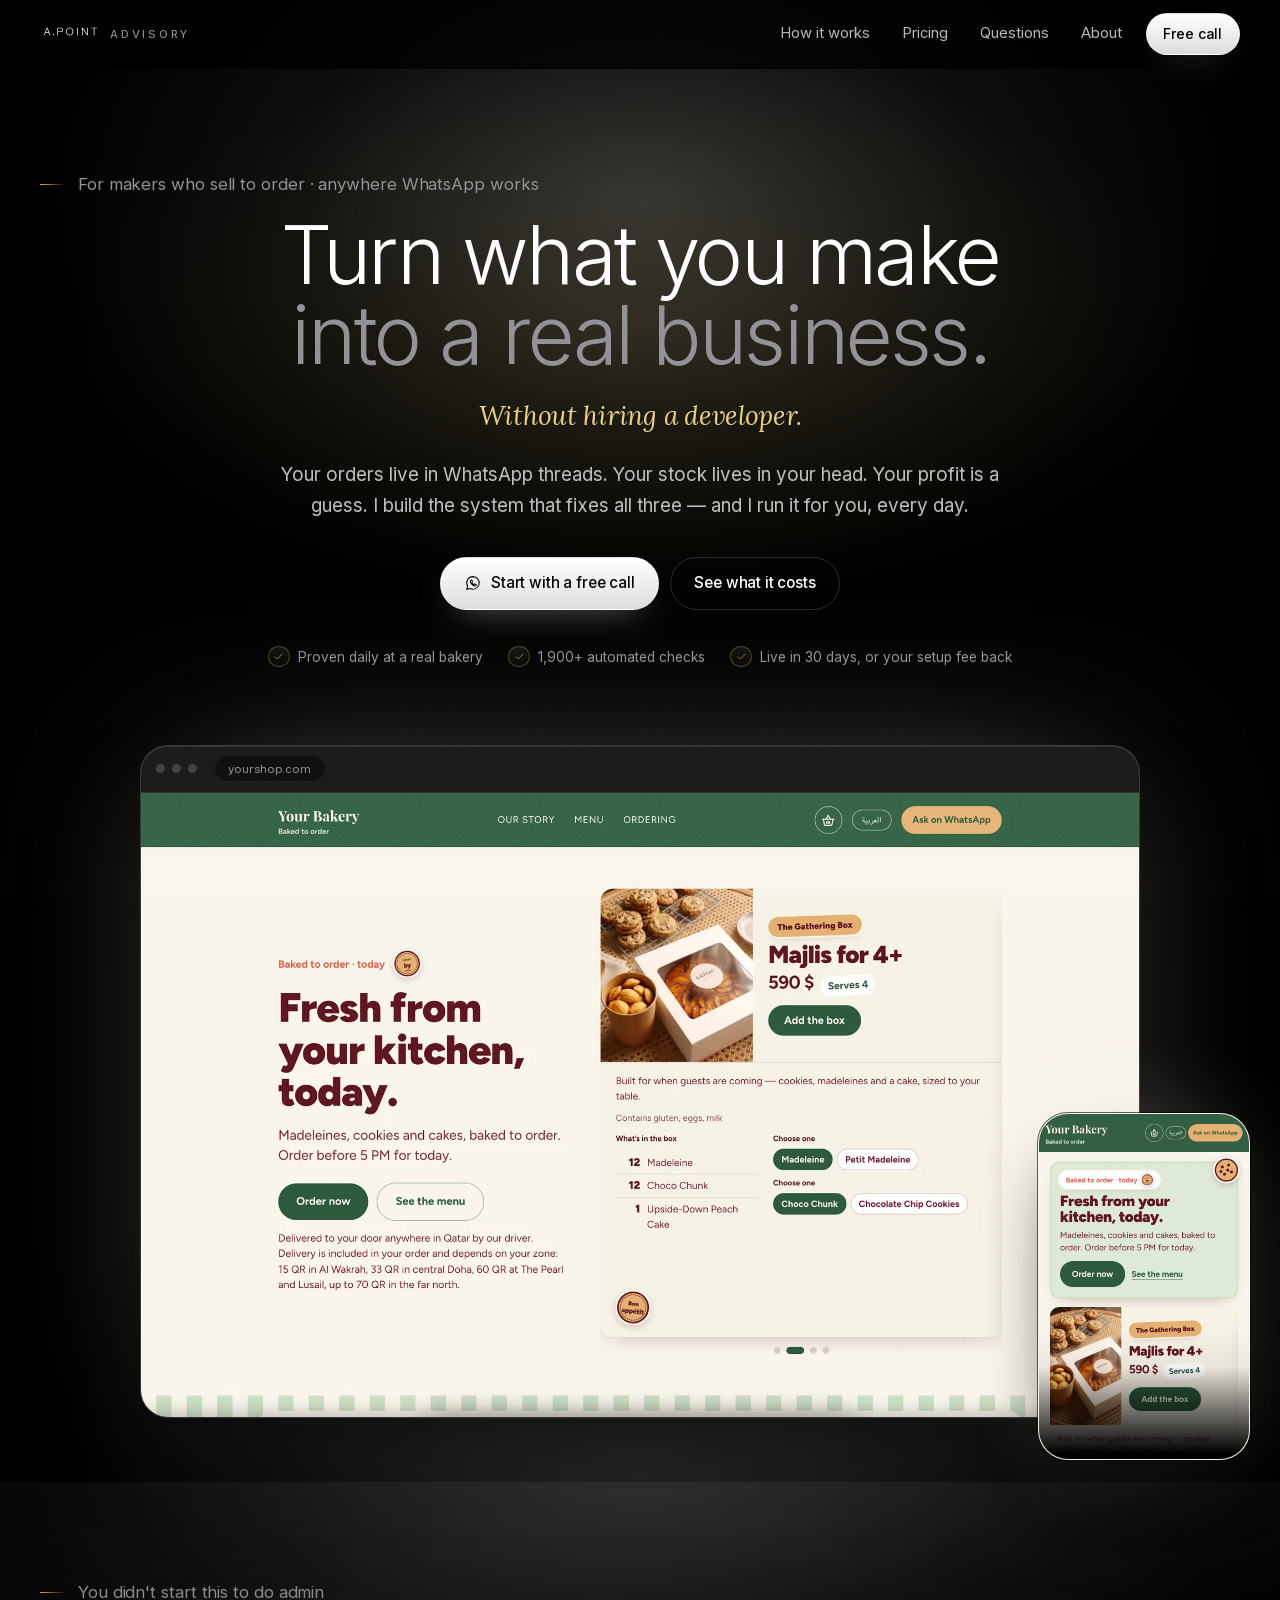
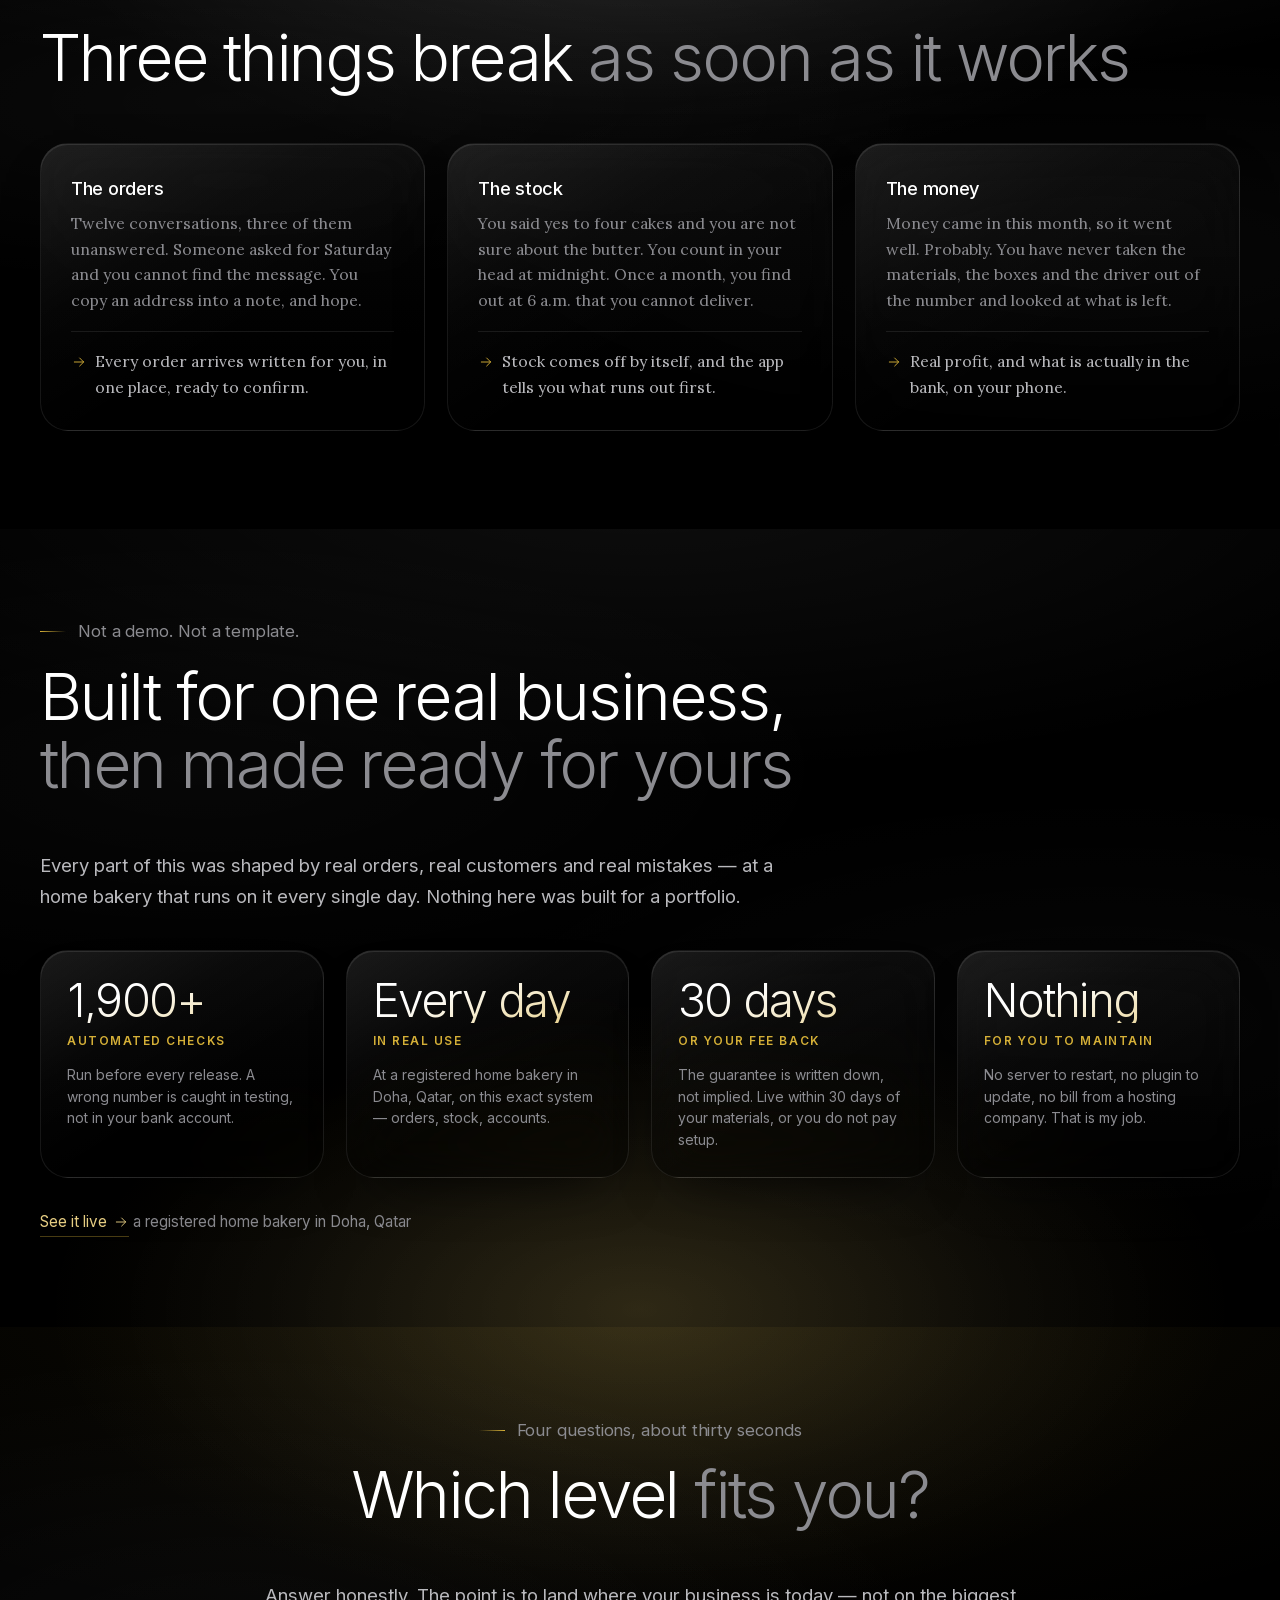
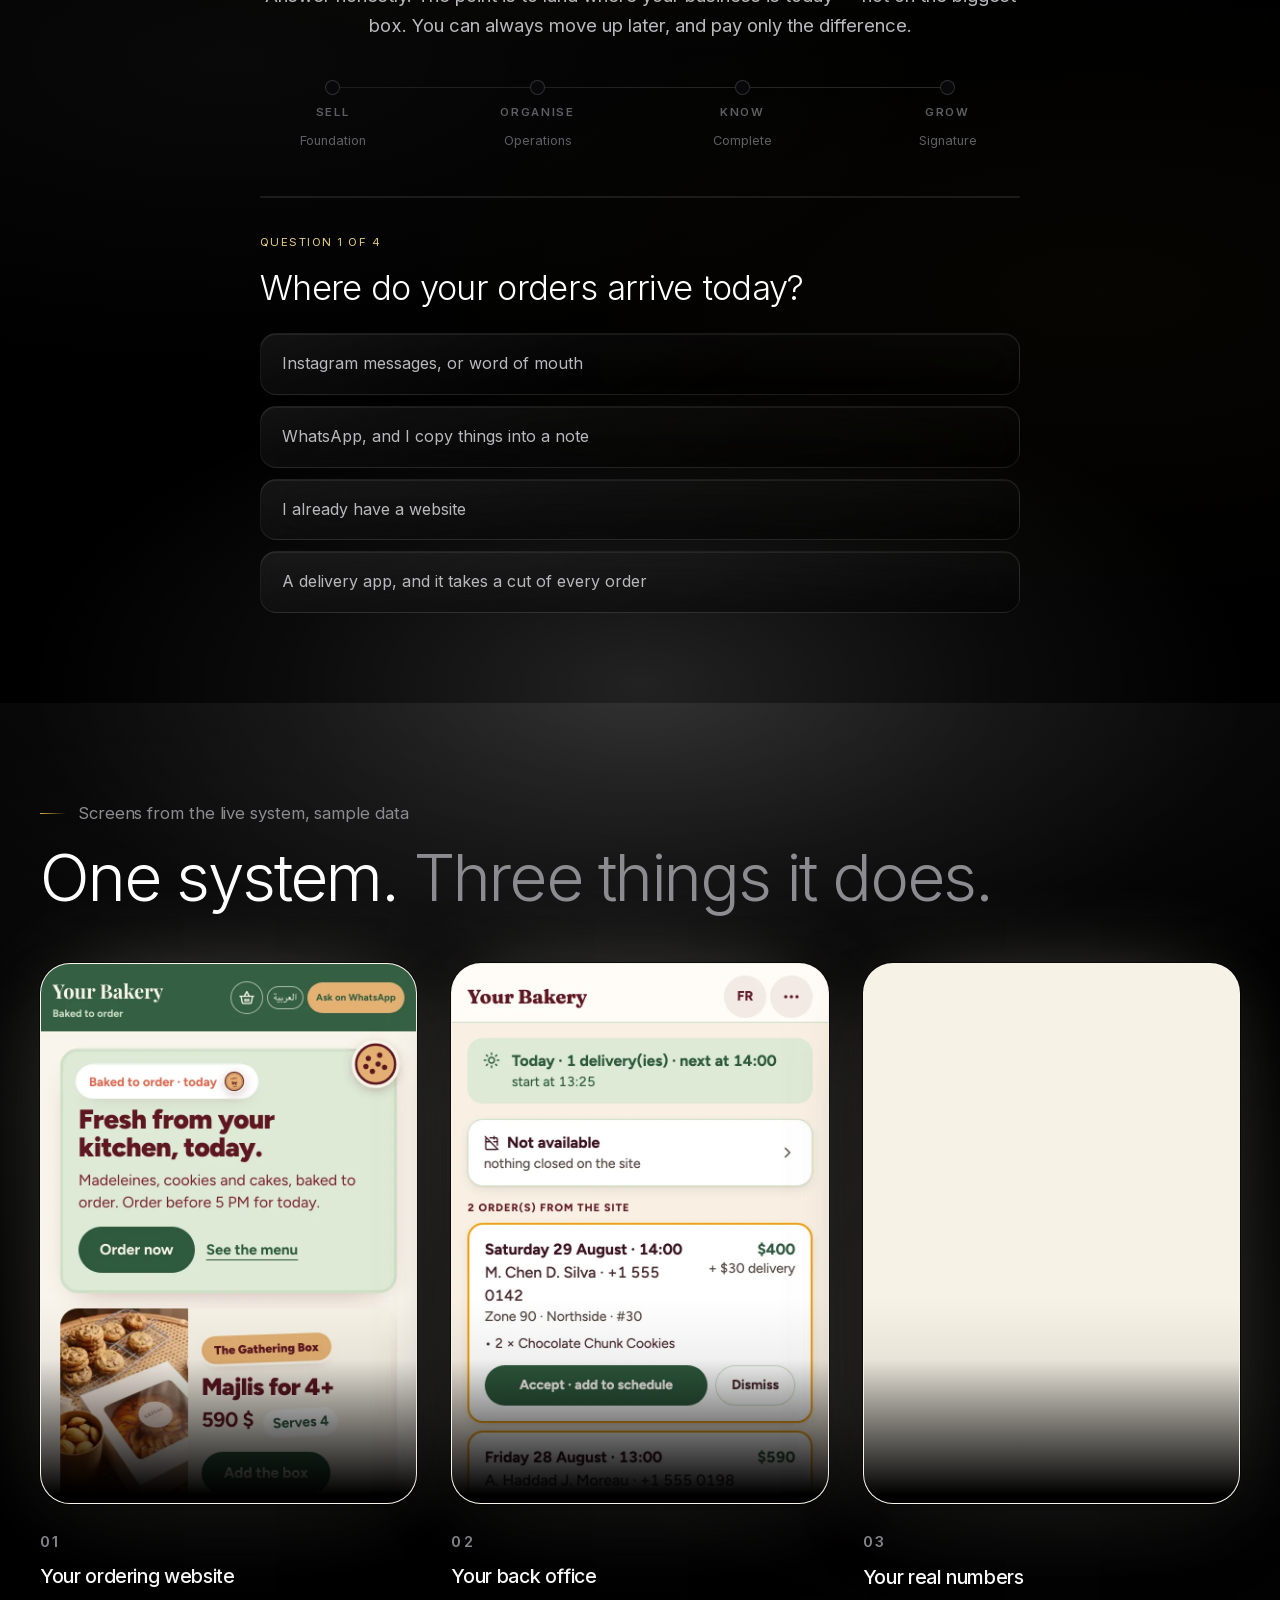
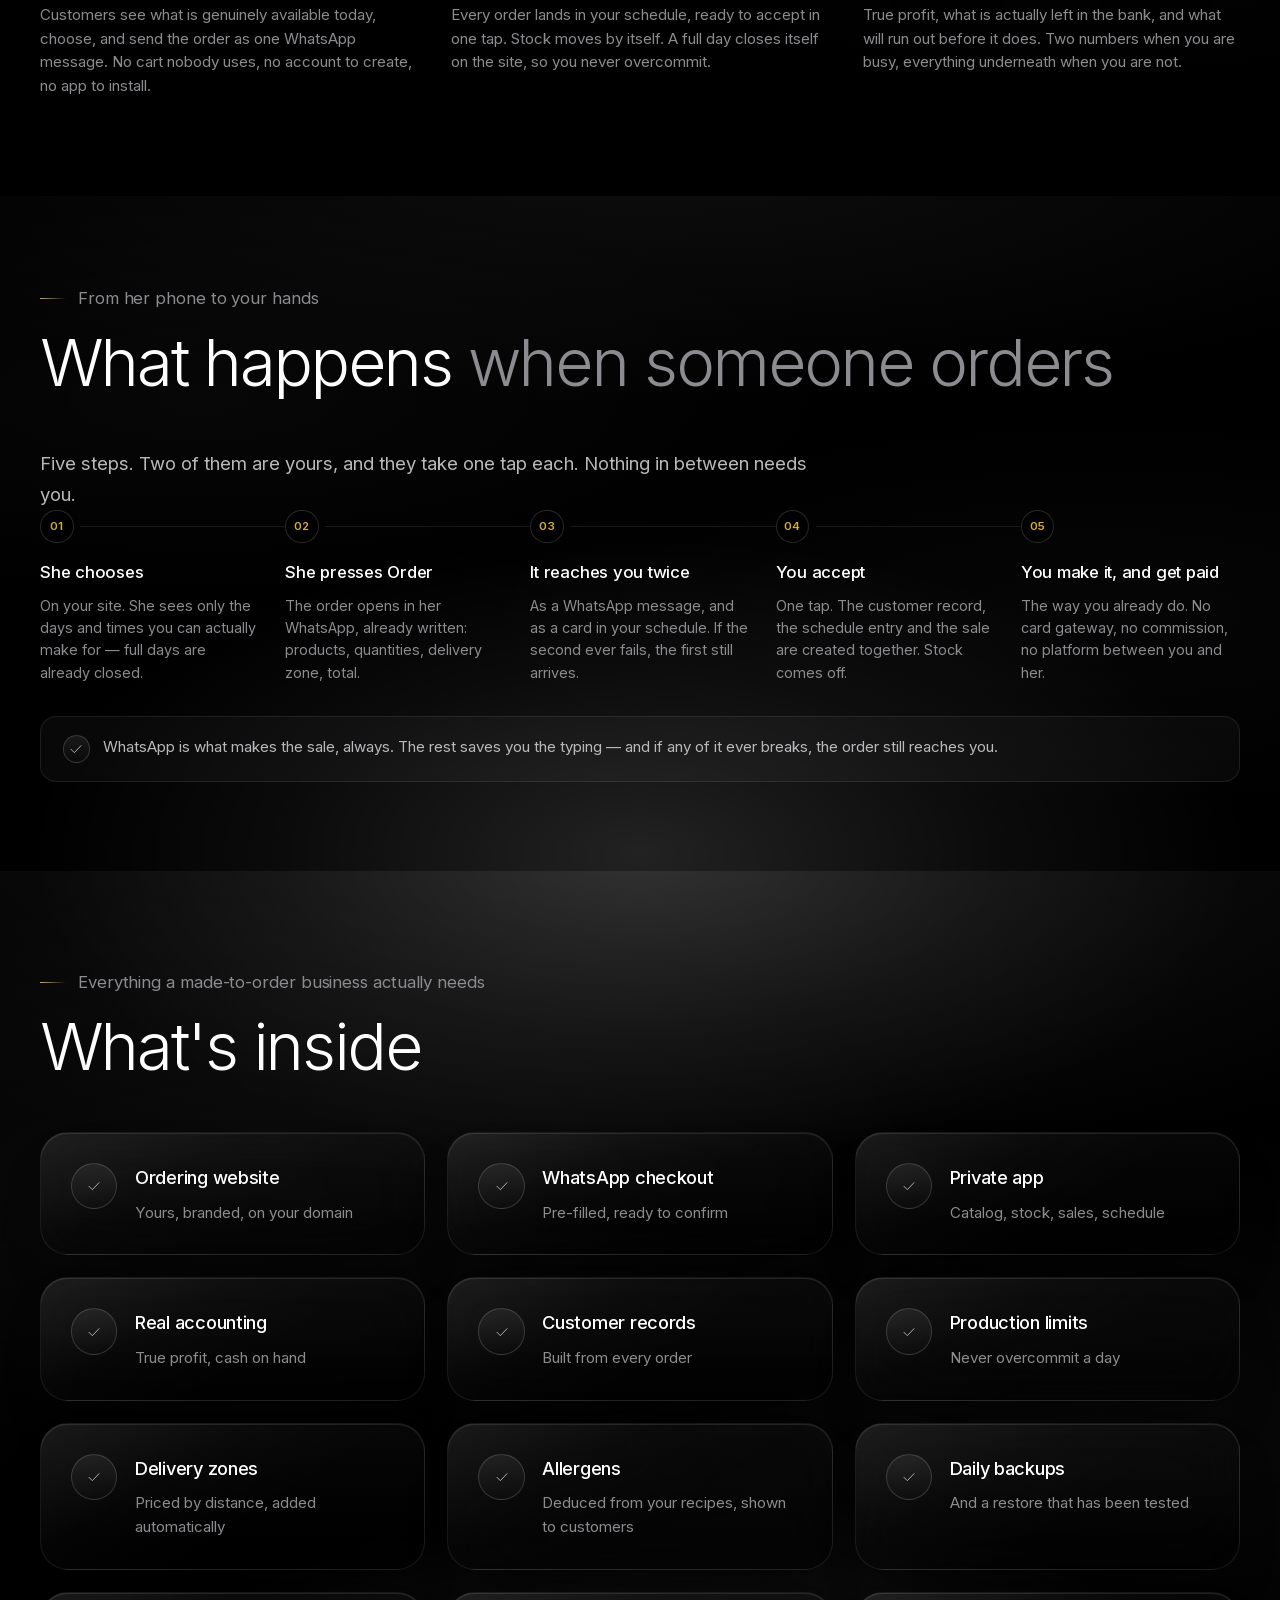
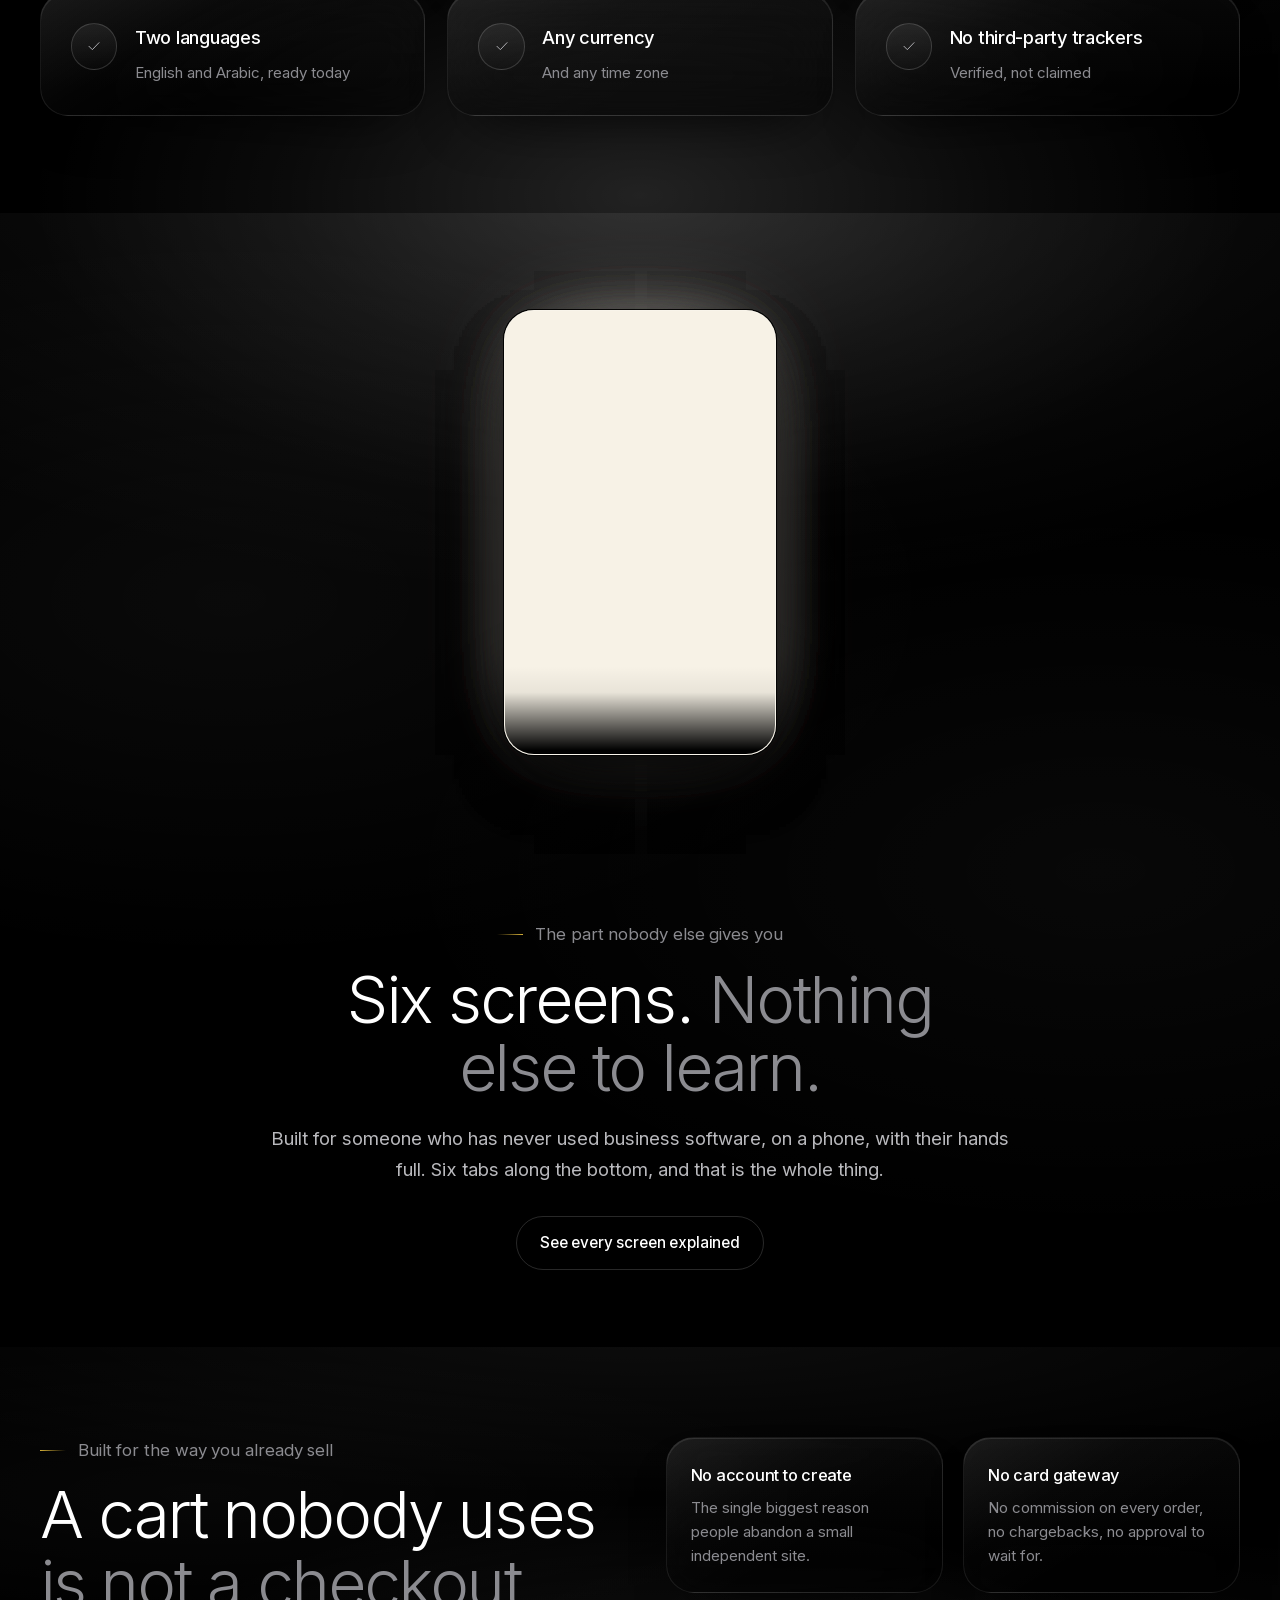
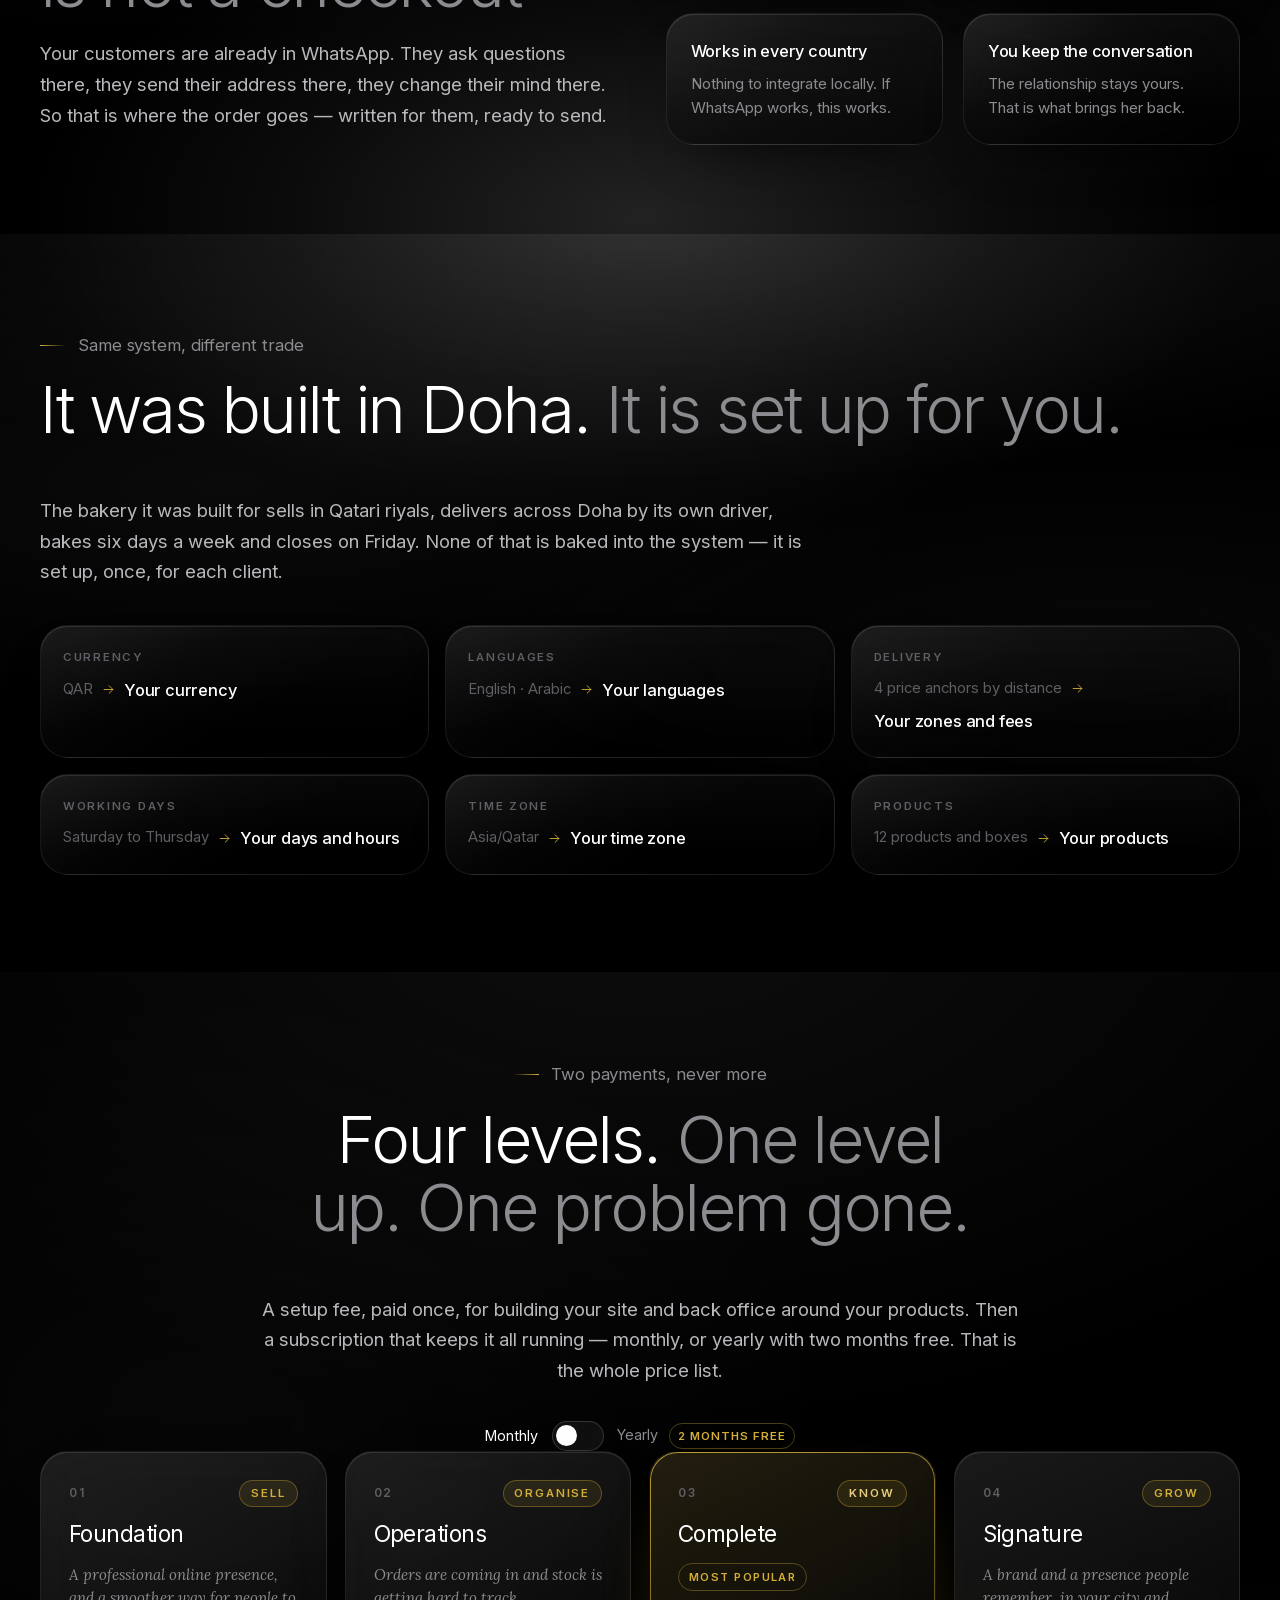
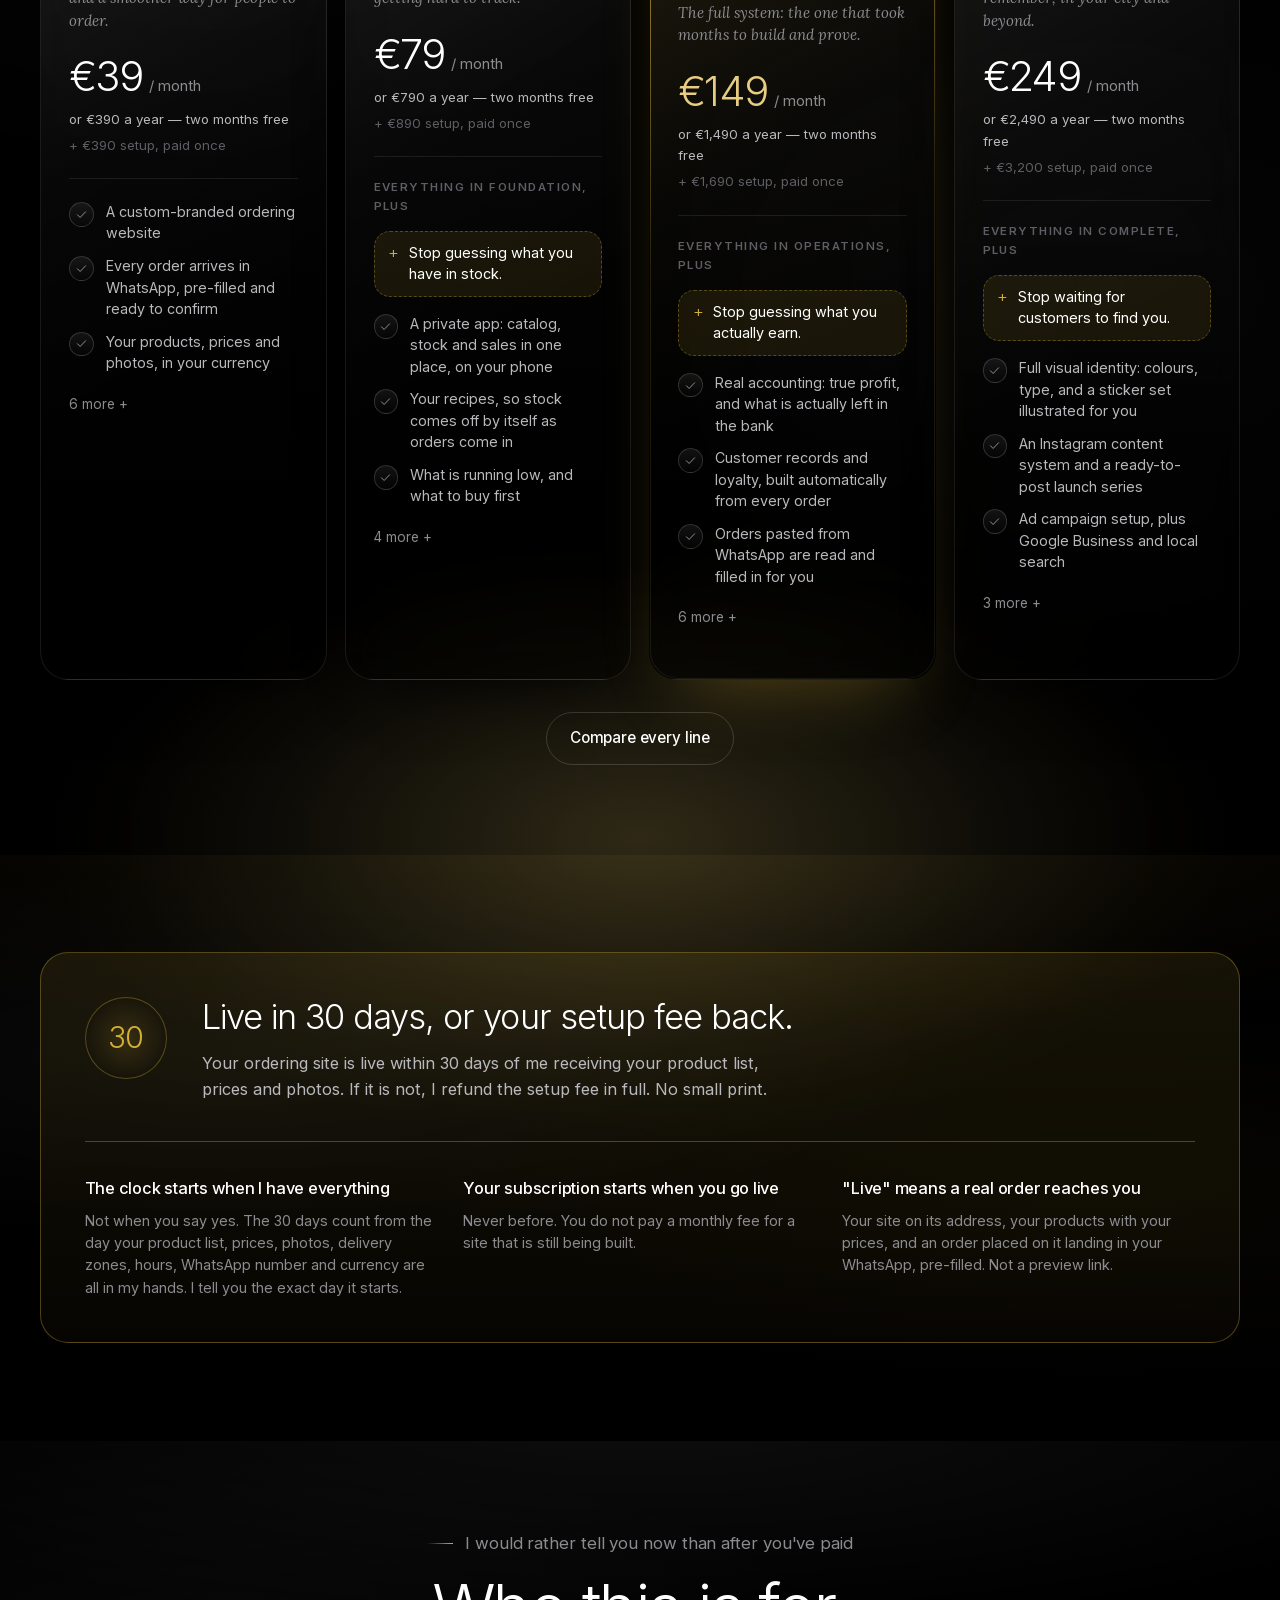
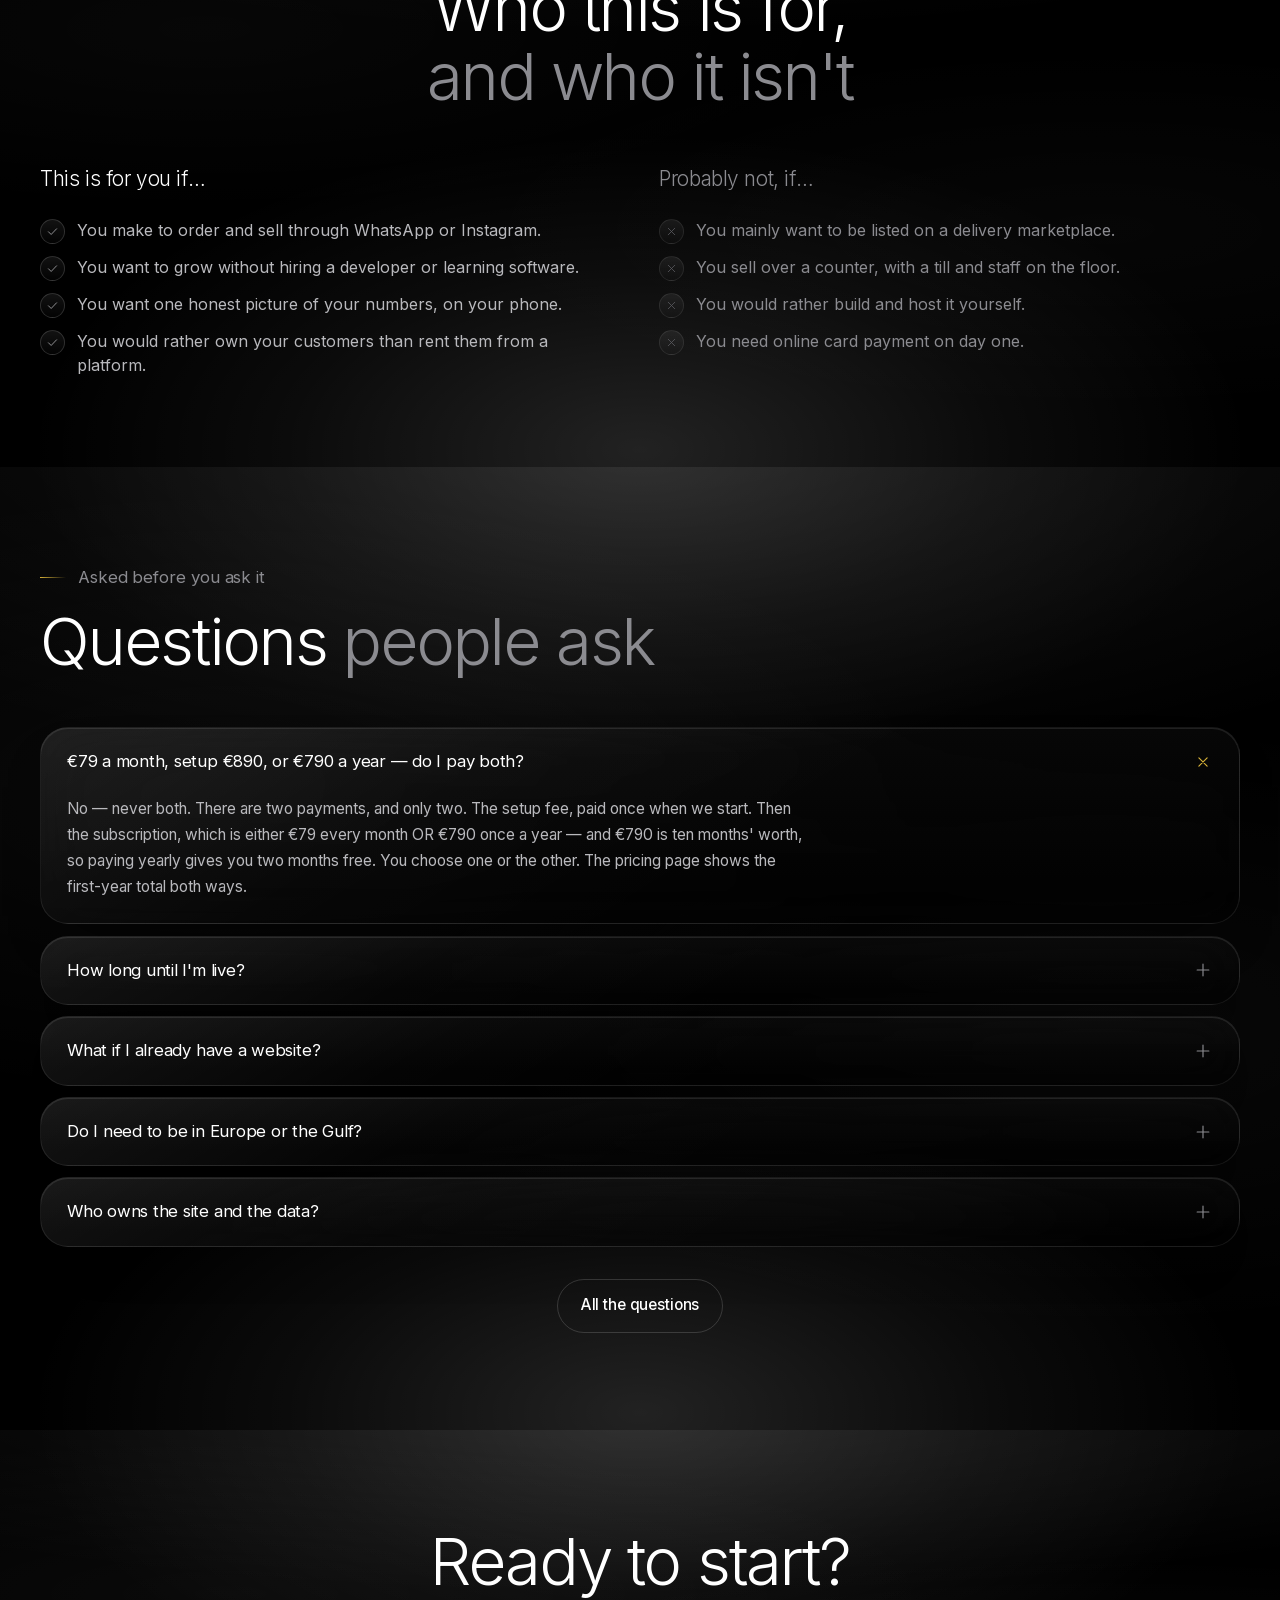
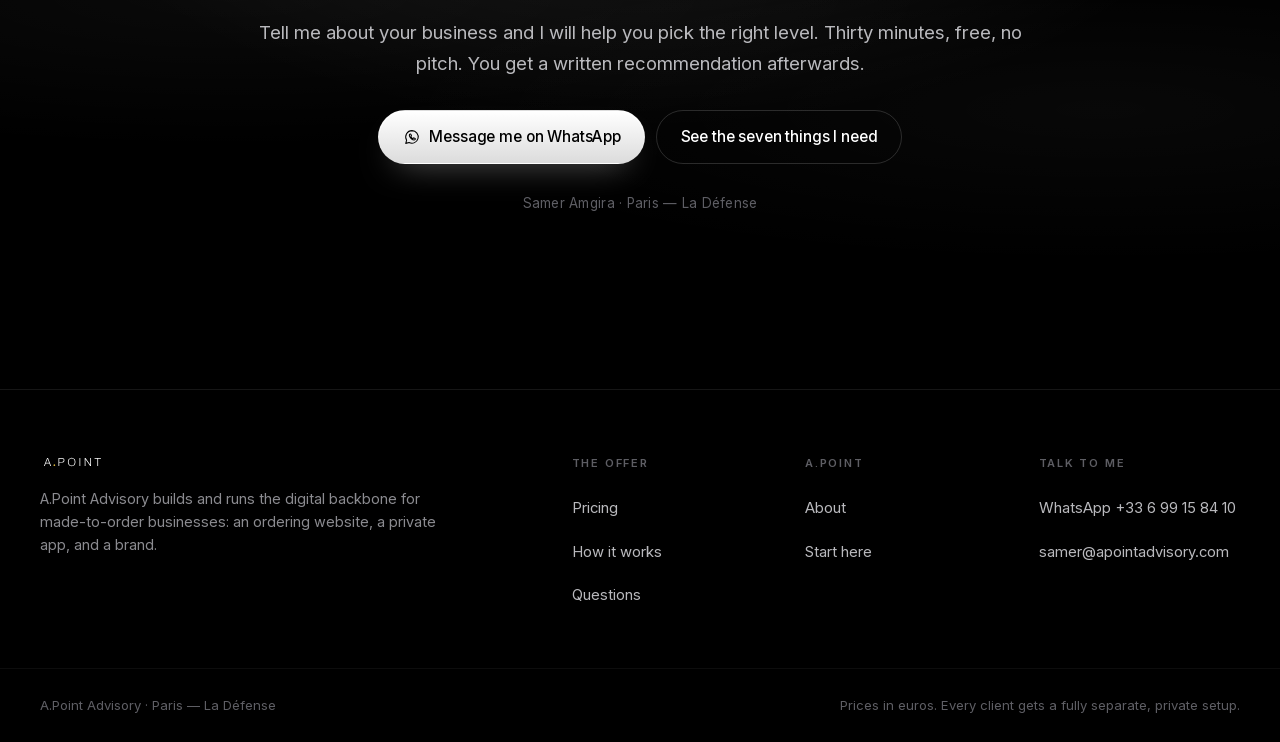
<file: index.html>
<!DOCTYPE html>
<html lang="en">
<head>
<meta charset="utf-8">
<meta name="viewport" content="width=device-width, initial-scale=1, viewport-fit=cover">
<title>A.Point Advisory — Turn what you make into a real business</title>
<meta name="description" content="We build and run the digital backbone for people who sell to order: a website that takes orders straight into WhatsApp, a private app for stock and real profit, and a brand people remember. From €39 a month. Live in 30 days, or your setup fee back.">
<link rel="canonical" href="https://apointadvisory.com/">
<meta name="apoint-build" content="202609101136">
<meta name="color-scheme" content="dark">
<meta name="theme-color" content="#000000">

<meta property="og:type" content="website">
<meta property="og:site_name" content="A.Point Advisory">
<meta property="og:title" content="A.Point Advisory — Turn what you make into a real business">
<meta property="og:description" content="We build and run the digital backbone for people who sell to order: a website that takes orders straight into WhatsApp, a private app for stock and real profit, and a brand people remember. From €39 a month. Live in 30 days, or your setup fee back.">
<meta property="og:url" content="https://apointadvisory.com/">
<meta property="og:image" content="https://apointadvisory.com/img/partage.png">
<meta property="og:image:width" content="1200">
<meta property="og:image:height" content="630">
<meta name="twitter:card" content="summary_large_image">

<link rel="icon" href="/favicon.svg" type="image/svg+xml">
<link rel="icon" href="/favicon-32.png" sizes="32x32" type="image/png">
<link rel="apple-touch-icon" href="/icone-180.png">
<link rel="manifest" href="/site.webmanifest">

<link rel="preload" href="/polices/inter-latin-variable.woff2" as="font" type="font/woff2" crossorigin>
<link rel="stylesheet" href="/style.css?v=202609101136">
<script type="application/ld+json">{"@context":"https://schema.org","@type":"ProfessionalService","name":"A.Point Advisory","description":"Digital operations for made-to-order businesses","url":"https://apointadvisory.com","areaServed":"Worldwide","founder":{"@type":"Person","name":"Samer Amgira"},"address":{"@type":"PostalAddress","addressLocality":"Paris","addressCountry":"FR"},"email":"samer@apointadvisory.com","telephone":"+33699158410","currenciesAccepted":"EUR","hasOfferCatalog":{"@type":"OfferCatalog","name":"Levels","itemListElement":[{"@type":"Offer","name":"Foundation","price":"39","priceCurrency":"EUR","description":"Subscription, per month. Setup fee of EUR 390, paid once."},{"@type":"Offer","name":"Operations","price":"79","priceCurrency":"EUR","description":"Subscription, per month. Setup fee of EUR 890, paid once."},{"@type":"Offer","name":"Complete","price":"149","priceCurrency":"EUR","description":"Subscription, per month. Setup fee of EUR 1690, paid once."},{"@type":"Offer","name":"Signature","price":"249","priceCurrency":"EUR","description":"Subscription, per month. Setup fee of EUR 3200, paid once."}]}}</script>
</head>
<body class="page-accueil">
<a class="saut" href="#principal">Skip to content</a>
<header class="entete" id="entete">
  <div class="wrap entete-in">
    <a class="marque" href="/" aria-label="A.Point Advisory — home">
      <svg class="wm" aria-hidden="true" focusable="false" xmlns="http://www.w3.org/2000/svg" viewBox="0 0 5792 1428">
<!-- A·POINT — mot-marque. Lettres : Helvetica Neue Light en tracés, espacement 0.25 em, point d'or #d4af37 sur la ligne de base. -->
<g transform="translate(357,1071) scale(1,-1)">
<path fill="currentColor" transform="translate(0,0)" d="M173 280 316 646 454 280ZM281 714 -6 0H66L152 222H477L564 0H637L357 714Z"/>
<circle fill="#d4af37" cx="925" cy="75" r="75"/>
<path fill="currentColor" transform="translate(1220,0)" d="M140 364V656H374Q445 656 489.0 620.0Q533 584 533 510Q533 436 489.0 400.0Q445 364 374 364ZM72 714V0H140V306H389Q437 306 476.0 319.5Q515 333 543.0 359.5Q571 386 586.0 424.0Q601 462 601 510Q601 558 586.0 596.0Q571 634 543.0 660.5Q515 687 476.0 700.5Q437 714 389 714Z"/>
<path fill="currentColor" transform="translate(2100,0)" d="M102 357Q102 416 117.5 472.0Q133 528 165.5 572.5Q198 617 249.0 644.0Q300 671 371 671Q442 671 492.5 644.0Q543 617 575.5 572.5Q608 528 623.5 472.0Q639 416 639 357Q639 299 623.5 242.5Q608 186 575.5 141.5Q543 97 492.5 70.0Q442 43 371 43Q300 43 249.0 70.0Q198 97 165.5 141.5Q133 186 117.5 242.5Q102 299 102 357ZM34 357Q34 283 55.0 216.0Q76 149 118.0 98.0Q160 47 223.5 16.5Q287 -14 371 -14Q455 -14 518.0 16.5Q581 47 623.0 98.0Q665 149 686.0 216.0Q707 283 707 357Q707 431 686.0 498.0Q665 565 623.0 616.5Q581 668 518.0 698.5Q455 729 371 729Q287 729 223.5 698.5Q160 668 118.0 616.5Q76 565 55.0 498.0Q34 431 34 357Z"/>
<path fill="currentColor" transform="translate(3091,0)" d="M77 714V0H145V714Z"/>
<path fill="currentColor" transform="translate(3563,0)" d="M71 714V0H139V604H141L557 0H633V714H565V110H563L147 714Z"/>
<path fill="currentColor" transform="translate(4517,0)" d="M-4 714V656H244V0H312V656H561V714Z"/>
</g>
</svg>
      <span class="marque-sub">Advisory</span>
    </a>
    <nav class="nav" aria-label="Main">
        <a href="/system/">How it works</a>
        <a href="/pricing/">Pricing</a>
        <a href="/faq/">Questions</a>
        <a href="/about/">About</a>
    </nav>
    <div class="entete-fin">
      <a class="btn btn-primaire btn-sm" href="https://wa.me/33699158410?text=Hi%20Samer%2C%20I%20sell%20to%20order%20and%20I%27d%20like%20to%20book%20the%20free%2030-minute%20call." target="_blank" rel="noopener"><span>Free call</span></a>
      <button class="burger" id="burger" aria-label="Open menu" aria-expanded="false" aria-controls="menu-mobile"><svg class="ic" viewBox="0 0 24 24" width="22" height="22" fill="none" stroke="currentColor" stroke-width="1.4" stroke-linecap="round" stroke-linejoin="round" aria-hidden="true"><path d="M4 7h16M4 12h16M4 17h16"/></svg></button>
    </div>
  </div>
  <div class="menu-mobile" id="menu-mobile" hidden>
    <a href="/system/">How it works</a>
    <a href="/pricing/">Pricing</a>
    <a href="/faq/">Questions</a>
    <a href="/about/">About</a>
    <a href="/start/">Start here</a>
    <a class="menu-mobile-cta" href="https://wa.me/33699158410?text=Hi%20Samer%2C%20I%20sell%20to%20order%20and%20I%27d%20like%20to%20book%20the%20free%2030-minute%20call." target="_blank" rel="noopener">Start with a free call</a>
  </div>
</header>
<main id="principal">
<section class="hero">
  <div class="halo halo-hero" aria-hidden="true"></div>
  <div class="wrap hero-in">
    <p class="sur-titre">For makers who sell to order · anywhere WhatsApp works</p>
    <h1 class="display display-xl">Turn what you make<span class="gris"> into a real business.</span></h1>
    <p class="hero-sous">Without hiring a developer.</p>
    <p class="hero-txt">Your orders live in WhatsApp threads. Your stock lives in your head. Your profit is a guess. I build the system that fixes all three — and I run it for you, every day.</p>
    <div class="actions"><a class="btn btn-primaire" href="https://wa.me/33699158410?text=Hi%20Samer%2C%20I%20sell%20to%20order%20and%20I%27d%20like%20to%20book%20the%20free%2030-minute%20call." target="_blank" rel="noopener">
  <svg class="ic" viewBox="0 0 24 24" width="18" height="18" fill="none" stroke="currentColor" stroke-width="1.4" stroke-linecap="round" stroke-linejoin="round" aria-hidden="true"><path d="M12.02 3.5a8.4 8.4 0 00-7.2 12.7L3.7 20.5l4.4-1.1A8.4 8.4 0 1012.02 3.5z"/><path d="M8.9 8.6c.2-.5.4-.5.6-.5h.5c.2 0 .4 0 .6.5l.6 1.5c.1.2 0 .4-.1.5l-.4.5c-.1.1-.2.3-.1.5.2.4.6 1 1.1 1.5.6.5 1.1.7 1.4.8.2.1.4 0 .5-.1l.5-.5c.2-.2.3-.2.5-.1l1.4.7c.2.1.4.2.4.4 0 .2 0 .8-.3 1.1-.3.4-.9.6-1.3.6-1 0-2.4-.6-3.6-1.6a9 9 0 01-2.3-3c-.3-.7-.4-1.3-.4-1.8 0-.4.2-.8.4-1z"/></svg><span>Start with a free call</span></a><a class="btn btn-fantome" href="/pricing/"><span>See what it costs</span></a></div>
    <ul class="hero-preuves"><li><span class="pastille"><svg class="ic" viewBox="0 0 24 24" width="16" height="16" fill="none" stroke="currentColor" stroke-width="1.4" stroke-linecap="round" stroke-linejoin="round" aria-hidden="true"><path d="M4.5 12.5l5 5L19.5 7"/></svg></span>Proven daily at a real bakery</li><li><span class="pastille"><svg class="ic" viewBox="0 0 24 24" width="16" height="16" fill="none" stroke="currentColor" stroke-width="1.4" stroke-linecap="round" stroke-linejoin="round" aria-hidden="true"><path d="M4.5 12.5l5 5L19.5 7"/></svg></span>1,900+ automated checks</li><li><span class="pastille"><svg class="ic" viewBox="0 0 24 24" width="16" height="16" fill="none" stroke="currentColor" stroke-width="1.4" stroke-linecap="round" stroke-linejoin="round" aria-hidden="true"><path d="M4.5 12.5l5 5L19.5 7"/></svg></span>Live in 30 days, or your setup fee back</li></ul>
  </div>
  <div class="wrap hero-visuel">
    <div class="nav-cadre">
  <div class="nav-barre"><span></span><span></span><span></span><span class="nav-url">yourshop.com</span></div>
  <img src="/img/site-desktop.webp" alt="The ordering website on a laptop" width="1440" height="900" loading="eager" decoding="async">
</div>
    <div class="tel tel-flottant">
  <div class="tel-ecran">
    <img src="/img/site-phone.webp" alt="The ordering website on a phone" width="390" height="844" loading="eager" decoding="async">
  </div>
</div>
  </div>
</section>

<section id="probleme" class="sec  sec-halo">
  <div class="halo" aria-hidden="true"></div>
  <div class="wrap ">
    <div class="tete ">
  <p class="sur-titre">You didn't start this to do admin</p>
  <h2 class="display">Three things break<span class="gris"> as soon as it works</span></h2>
</div>
    <div class="grille-3">
<article class="carte carte-probleme">
  <h3>The orders</h3>
  <p>Twelve conversations, three of them unanswered. Someone asked for Saturday and you cannot find the message. You copy an address into a note, and hope.</p>
  <p class="carte-sous"><svg class="ic" viewBox="0 0 24 24" width="16" height="16" fill="none" stroke="currentColor" stroke-width="1.4" stroke-linecap="round" stroke-linejoin="round" aria-hidden="true"><path d="M5 12h14M13 6l6 6-6 6"/></svg>Every order arrives written for you, in one place, ready to confirm.</p>
</article>
<article class="carte carte-probleme">
  <h3>The stock</h3>
  <p>You said yes to four cakes and you are not sure about the butter. You count in your head at midnight. Once a month, you find out at 6 a.m. that you cannot deliver.</p>
  <p class="carte-sous"><svg class="ic" viewBox="0 0 24 24" width="16" height="16" fill="none" stroke="currentColor" stroke-width="1.4" stroke-linecap="round" stroke-linejoin="round" aria-hidden="true"><path d="M5 12h14M13 6l6 6-6 6"/></svg>Stock comes off by itself, and the app tells you what runs out first.</p>
</article>
<article class="carte carte-probleme">
  <h3>The money</h3>
  <p>Money came in this month, so it went well. Probably. You have never taken the materials, the boxes and the driver out of the number and looked at what is left.</p>
  <p class="carte-sous"><svg class="ic" viewBox="0 0 24 24" width="16" height="16" fill="none" stroke="currentColor" stroke-width="1.4" stroke-linecap="round" stroke-linejoin="round" aria-hidden="true"><path d="M5 12h14M13 6l6 6-6 6"/></svg>Real profit, and what is actually in the bank, on your phone.</p>
</article>
    </div>
  </div>
</section>

<section id="preuve" class="sec sec-serree">
  <div class="wrap ">
    <div class="tete ">
  <p class="sur-titre">Not a demo. Not a template.</p>
  <h2 class="display">Built for one real business,<span class="gris"> then made ready for yours</span></h2>
</div>
    <p class="intro">Every part of this was shaped by real orders, real customers and real mistakes — at a home bakery that runs on it every single day. Nothing here was built for a portfolio.</p>
    <div class="grille-4 chiffres">
<div class="chiffre">
  <p class="chiffre-val">1,900+</p>
  <p class="chiffre-lab">automated checks</p>
  <p class="chiffre-txt">Run before every release. A wrong number is caught in testing, not in your bank account.</p>
</div>
<div class="chiffre">
  <p class="chiffre-val">Every day</p>
  <p class="chiffre-lab">in real use</p>
  <p class="chiffre-txt">At a registered home bakery in Doha, Qatar, on this exact system — orders, stock, accounts.</p>
</div>
<div class="chiffre">
  <p class="chiffre-val">30 days</p>
  <p class="chiffre-lab">or your fee back</p>
  <p class="chiffre-txt">The guarantee is written down, not implied. Live within 30 days of your materials, or you do not pay setup.</p>
</div>
<div class="chiffre">
  <p class="chiffre-val">Nothing</p>
  <p class="chiffre-lab">for you to maintain</p>
  <p class="chiffre-txt">No server to restart, no plugin to update, no bill from a hosting company. That is my job.</p>
</div>
    </div>
    <p class="preuve-lien"><a class="lien-fort" href="https://petit-gateau.com" target="_blank" rel="noopener">See it live<svg class="ic" viewBox="0 0 24 24" width="16" height="16" fill="none" stroke="currentColor" stroke-width="1.4" stroke-linecap="round" stroke-linejoin="round" aria-hidden="true"><path d="M5 12h14M13 6l6 6-6 6"/></svg></a> <span class="preuve-lien-note">a registered home bakery in Doha, Qatar</span></p>
  </div>
</section>

<section id="choisir" class="sec sec-serree sec-halo">
  <div class="halo halo-or" aria-hidden="true"></div>
  <div class="wrap ">
    <div class="tete tete-centre">
  <p class="sur-titre">Four questions, about thirty seconds</p>
  <h2 class="display">Which level<span class="gris"> fits you?</span></h2>
</div>
    <p class="intro intro-centre">Answer honestly. The point is to land where your business is today — not on the biggest box. You can always move up later, and pay only the difference.</p>
    <div class="jauge" id="jauge" data-ici="You are here:">
      <ol class="jauge-rail">
        <li class="jauge-pas" data-niveau="foundation"><span class="jauge-pt" aria-hidden="true"></span><span class="jauge-mot">Sell</span><span class="jauge-nom">Foundation</span></li>
        <li class="jauge-pas" data-niveau="operations"><span class="jauge-pt" aria-hidden="true"></span><span class="jauge-mot">Organise</span><span class="jauge-nom">Operations</span></li>
        <li class="jauge-pas" data-niveau="complete"><span class="jauge-pt" aria-hidden="true"></span><span class="jauge-mot">Know</span><span class="jauge-nom">Complete</span></li>
        <li class="jauge-pas" data-niveau="signature"><span class="jauge-pt" aria-hidden="true"></span><span class="jauge-mot">Grow</span><span class="jauge-nom">Signature</span></li>
      </ol>
      <p class="jauge-etat" id="jauge-etat" aria-live="polite"></p>
    </div>
    <div class="selecteur" id="selecteur" hidden
         data-wa="https://wa.me/33699158410" data-message="Hi Samer, I answered the four questions on your site." data-total="4">
      <div class="sel-jauge" aria-hidden="true"><span id="sel-jauge-barre"></span></div>
      <form id="sel-form" class="sel-form">
      <fieldset class="sel-q" data-cle="orders">
        <legend class="sel-num">Question 1 of 4</legend>
        <p class="sel-titre">Where do your orders arrive today?</p>
        <div class="sel-reps">
          <button type="button" class="sel-rep" data-poids='{"foundation": 3}' data-note="my orders arrive in Instagram messages"><span class="sel-rep-txt">Instagram messages, or word of mouth</span><svg class="ic" viewBox="0 0 24 24" width="16" height="16" fill="none" stroke="currentColor" stroke-width="1.4" stroke-linecap="round" stroke-linejoin="round" aria-hidden="true"><path d="M5 12h14M13 6l6 6-6 6"/></svg></button>
          <button type="button" class="sel-rep" data-poids='{"foundation": 2, "operations": 1}' data-note="my orders arrive on WhatsApp and I copy them into a note"><span class="sel-rep-txt">WhatsApp, and I copy things into a note</span><svg class="ic" viewBox="0 0 24 24" width="16" height="16" fill="none" stroke="currentColor" stroke-width="1.4" stroke-linecap="round" stroke-linejoin="round" aria-hidden="true"><path d="M5 12h14M13 6l6 6-6 6"/></svg></button>
          <button type="button" class="sel-rep" data-poids='{"operations": 3}' data-note="I already have a website"><span class="sel-rep-txt">I already have a website</span><svg class="ic" viewBox="0 0 24 24" width="16" height="16" fill="none" stroke="currentColor" stroke-width="1.4" stroke-linecap="round" stroke-linejoin="round" aria-hidden="true"><path d="M5 12h14M13 6l6 6-6 6"/></svg></button>
          <button type="button" class="sel-rep" data-poids='{"operations": 2, "complete": 1}' data-note="a delivery app takes a cut of every order"><span class="sel-rep-txt">A delivery app, and it takes a cut of every order</span><svg class="ic" viewBox="0 0 24 24" width="16" height="16" fill="none" stroke="currentColor" stroke-width="1.4" stroke-linecap="round" stroke-linejoin="round" aria-hidden="true"><path d="M5 12h14M13 6l6 6-6 6"/></svg></button>
        </div>
      </fieldset>
      <fieldset class="sel-q" data-cle="stock" hidden>
        <legend class="sel-num">Question 2 of 4</legend>
        <p class="sel-titre">Do you know what you have in stock, right now?</p>
        <div class="sel-reps">
          <button type="button" class="sel-rep" data-poids='{"foundation": 1, "operations": 2}' data-note="I keep my stock in my head"><span class="sel-rep-txt">In my head, and it mostly works</span><svg class="ic" viewBox="0 0 24 24" width="16" height="16" fill="none" stroke="currentColor" stroke-width="1.4" stroke-linecap="round" stroke-linejoin="round" aria-hidden="true"><path d="M5 12h14M13 6l6 6-6 6"/></svg></button>
          <button type="button" class="sel-rep" data-poids='{"operations": 3}' data-note="I keep my stock in a notebook or a spreadsheet"><span class="sel-rep-txt">In a notebook or a spreadsheet</span><svg class="ic" viewBox="0 0 24 24" width="16" height="16" fill="none" stroke="currentColor" stroke-width="1.4" stroke-linecap="round" stroke-linejoin="round" aria-hidden="true"><path d="M5 12h14M13 6l6 6-6 6"/></svg></button>
          <button type="button" class="sel-rep" data-poids='{"operations": 3, "complete": 1}' data-note="I find out what I am missing when I start making"><span class="sel-rep-txt">Not really — I find out when I start making</span><svg class="ic" viewBox="0 0 24 24" width="16" height="16" fill="none" stroke="currentColor" stroke-width="1.4" stroke-linecap="round" stroke-linejoin="round" aria-hidden="true"><path d="M5 12h14M13 6l6 6-6 6"/></svg></button>
          <button type="button" class="sel-rep" data-poids='{"foundation": 2}' data-note="I buy ingredients for each order"><span class="sel-rep-txt">I hold none — I buy for each order</span><svg class="ic" viewBox="0 0 24 24" width="16" height="16" fill="none" stroke="currentColor" stroke-width="1.4" stroke-linecap="round" stroke-linejoin="round" aria-hidden="true"><path d="M5 12h14M13 6l6 6-6 6"/></svg></button>
        </div>
      </fieldset>
      <fieldset class="sel-q" data-cle="profit" hidden>
        <legend class="sel-num">Question 3 of 4</legend>
        <p class="sel-titre">Do you know what each product actually earns you?</p>
        <div class="sel-reps">
          <button type="button" class="sel-rep" data-poids='{"complete": 3}' data-note="I do not know what each product earns me"><span class="sel-rep-txt">Honestly, no</span><svg class="ic" viewBox="0 0 24 24" width="16" height="16" fill="none" stroke="currentColor" stroke-width="1.4" stroke-linecap="round" stroke-linejoin="round" aria-hidden="true"><path d="M5 12h14M13 6l6 6-6 6"/></svg></button>
          <button type="button" class="sel-rep" data-poids='{"complete": 2, "operations": 1}' data-note="I price by feel"><span class="sel-rep-txt">Roughly — I price by feel</span><svg class="ic" viewBox="0 0 24 24" width="16" height="16" fill="none" stroke="currentColor" stroke-width="1.4" stroke-linecap="round" stroke-linejoin="round" aria-hidden="true"><path d="M5 12h14M13 6l6 6-6 6"/></svg></button>
          <button type="button" class="sel-rep" data-poids='{"complete": 1, "signature": 1}' data-note="I work out my own margins"><span class="sel-rep-txt">Yes, I work it out myself</span><svg class="ic" viewBox="0 0 24 24" width="16" height="16" fill="none" stroke="currentColor" stroke-width="1.4" stroke-linecap="round" stroke-linejoin="round" aria-hidden="true"><path d="M5 12h14M13 6l6 6-6 6"/></svg></button>
        </div>
      </fieldset>
      <fieldset class="sel-q" data-cle="want" hidden>
        <legend class="sel-num">Question 4 of 4</legend>
        <p class="sel-titre">What would change the most for you?</p>
        <div class="sel-reps">
          <button type="button" class="sel-rep" data-poids='{}' data-plancher="foundation" data-note="I want to look like a real business"><span class="sel-rep-txt">Looking like a real business</span><svg class="ic" viewBox="0 0 24 24" width="16" height="16" fill="none" stroke="currentColor" stroke-width="1.4" stroke-linecap="round" stroke-linejoin="round" aria-hidden="true"><path d="M5 12h14M13 6l6 6-6 6"/></svg></button>
          <button type="button" class="sel-rep" data-poids='{}' data-plancher="operations" data-note="I want to stop the chaos of orders and stock"><span class="sel-rep-txt">Stopping the chaos of orders and stock</span><svg class="ic" viewBox="0 0 24 24" width="16" height="16" fill="none" stroke="currentColor" stroke-width="1.4" stroke-linecap="round" stroke-linejoin="round" aria-hidden="true"><path d="M5 12h14M13 6l6 6-6 6"/></svg></button>
          <button type="button" class="sel-rep" data-poids='{}' data-plancher="complete" data-note="I want to know my real numbers and stop overcommitting"><span class="sel-rep-txt">Knowing my real numbers, and never overcommitting</span><svg class="ic" viewBox="0 0 24 24" width="16" height="16" fill="none" stroke="currentColor" stroke-width="1.4" stroke-linecap="round" stroke-linejoin="round" aria-hidden="true"><path d="M5 12h14M13 6l6 6-6 6"/></svg></button>
          <button type="button" class="sel-rep" data-poids='{}' data-plancher="signature" data-note="I want to be known, with a brand people remember"><span class="sel-rep-txt">Being known — a brand people remember</span><svg class="ic" viewBox="0 0 24 24" width="16" height="16" fill="none" stroke="currentColor" stroke-width="1.4" stroke-linecap="round" stroke-linejoin="round" aria-hidden="true"><path d="M5 12h14M13 6l6 6-6 6"/></svg></button>
        </div>
      </fieldset>
      </form>
      <button type="button" class="sel-retour" id="sel-retour" hidden>Back</button>
      <div class="sel-resultat" id="sel-resultat" hidden role="status" aria-live="polite">
        <p class="sel-res-sur">Your level</p>
        <h3 class="sel-res-titre" id="sel-res-titre"></h3>
        <p class="sel-res-prix" id="sel-res-prix"></p>
        <p class="sel-res-txt" id="sel-res-txt"></p>
        <div class="sel-res-parce">
          <p class="sel-res-parce-t">Because you said</p>
          <ul id="sel-res-notes"></ul>
        </div>
        <div class="actions">
          <a class="btn btn-primaire" id="sel-res-wa" href="#" target="_blank" rel="noopener"><svg class="ic" viewBox="0 0 24 24" width="18" height="18" fill="none" stroke="currentColor" stroke-width="1.4" stroke-linecap="round" stroke-linejoin="round" aria-hidden="true"><path d="M12.02 3.5a8.4 8.4 0 00-7.2 12.7L3.7 20.5l4.4-1.1A8.4 8.4 0 1012.02 3.5z"/><path d="M8.9 8.6c.2-.5.4-.5.6-.5h.5c.2 0 .4 0 .6.5l.6 1.5c.1.2 0 .4-.1.5l-.4.5c-.1.1-.2.3-.1.5.2.4.6 1 1.1 1.5.6.5 1.1.7 1.4.8.2.1.4 0 .5-.1l.5-.5c.2-.2.3-.2.5-.1l1.4.7c.2.1.4.2.4.4 0 .2 0 .8-.3 1.1-.3.4-.9.6-1.3.6-1 0-2.4-.6-3.6-1.6a9 9 0 01-2.3-3c-.3-.7-.4-1.3-.4-1.8 0-.4.2-.8.4-1z"/></svg><span>Talk it through on WhatsApp</span></a>
          <a class="btn btn-fantome" id="sel-res-voir" href="#niveaux"><span>See what it includes</span></a>
        </div>
        <button type="button" class="sel-refaire" id="sel-refaire">Start again</button>
      </div>
      <template data-resultat="foundation"><b>Start at Foundation.</b><span>You need to be findable and easy to order from, before anything else. Foundation gives you the site and the orders in WhatsApp — and you move up whenever the work starts to strain.</span></template>
      <template data-resultat="operations"><b>Start at Operations.</b><span>The orders are already coming. What you are missing is the back office: your stock moving by itself, and your prices and days in your own hand.</span></template>
      <template data-resultat="complete"><b>Complete is the one.</b><span>You are past the point where a site alone helps. Complete is what tells you the truth about your numbers and stops you saying yes to a day you cannot deliver.</span></template>
      <template data-resultat="signature"><b>Signature.</b><span>The system is the easy part for you — what you want is to be known. Signature is everything in Complete, plus the brand, the content and the campaigns, with me on the phone every month.</span></template>
    </div>
  </div>
</section>

<section id="produit" class="sec  sec-halo">
  <div class="halo" aria-hidden="true"></div>
  <div class="wrap ">
    <div class="tete ">
  <p class="sur-titre">Screens from the live system, sample data</p>
  <h2 class="display">One system.<span class="gris"> Three things it does.</span></h2>
</div>
    <div class="grille-3 ecrans">
      <article class="ecran">
        <div class="tel ">
  <div class="tel-ecran">
    <img src="/img/site-phone.webp" alt="The ordering website on a phone" width="390" height="844" loading="lazy" decoding="async">
  </div>
</div>
        <p class="ecran-num">01</p>
        <h3>Your ordering website</h3>
        <p>Customers see what is genuinely available today, choose, and send the order as one WhatsApp message. No cart nobody uses, no account to create, no app to install.</p>
      </article>
      <article class="ecran">
        <div class="tel ">
  <div class="tel-ecran">
    <img src="/img/app-schedule.webp" alt="The schedule in the private app" width="390" height="844" loading="lazy" decoding="async">
  </div>
</div>
        <p class="ecran-num">02</p>
        <h3>Your back office</h3>
        <p>Every order lands in your schedule, ready to accept in one tap. Stock moves by itself. A full day closes itself on the site, so you never overcommit.</p>
      </article>
      <article class="ecran">
        <div class="tel ">
  <div class="tel-ecran">
    <img src="/img/app-summary.webp" alt="The summary screen in the private app" width="390" height="844" loading="lazy" decoding="async">
  </div>
</div>
        <p class="ecran-num">03</p>
        <h3>Your real numbers</h3>
        <p>True profit, what is actually left in the bank, and what will run out before it does. Two numbers when you are busy, everything underneath when you are not.</p>
      </article>
    </div>
  </div>
</section>

<section id="parcours" class="sec sec-serree">
  <div class="wrap ">
    <div class="tete ">
  <p class="sur-titre">From her phone to your hands</p>
  <h2 class="display">What happens<span class="gris"> when someone orders</span></h2>
</div>
    <p class="intro">Five steps. Two of them are yours, and they take one tap each. Nothing in between needs you.</p>
    <ol class="parcours parcours-ligne" style="--cols:5">
      <li class="etape">
        <span class="etape-num">01</span>
        <h3>She chooses</h3>
        <p>On your site. She sees only the days and times you can actually make for — full days are already closed.</p>
      </li>
      <li class="etape">
        <span class="etape-num">02</span>
        <h3>She presses Order</h3>
        <p>The order opens in her WhatsApp, already written: products, quantities, delivery zone, total.</p>
      </li>
      <li class="etape">
        <span class="etape-num">03</span>
        <h3>It reaches you twice</h3>
        <p>As a WhatsApp message, and as a card in your schedule. If the second ever fails, the first still arrives.</p>
      </li>
      <li class="etape">
        <span class="etape-num">04</span>
        <h3>You accept</h3>
        <p>One tap. The customer record, the schedule entry and the sale are created together. Stock comes off.</p>
      </li>
      <li class="etape">
        <span class="etape-num">05</span>
        <h3>You make it, and get paid</h3>
        <p>The way you already do. No card gateway, no commission, no platform between you and her.</p>
      </li>
    </ol>
    <p class="note-encadree"><span class="pastille"><svg class="ic" viewBox="0 0 24 24" width="16" height="16" fill="none" stroke="currentColor" stroke-width="1.4" stroke-linecap="round" stroke-linejoin="round" aria-hidden="true"><path d="M4.5 12.5l5 5L19.5 7"/></svg></span>WhatsApp is what makes the sale, always. The rest saves you the typing — and if any of it ever breaks, the order still reaches you.</p>
  </div>
</section>

<section id="dedans" class="sec  sec-halo">
  <div class="halo" aria-hidden="true"></div>
  <div class="wrap ">
    <div class="tete ">
  <p class="sur-titre">Everything a made-to-order business actually needs</p>
  <h2 class="display">What's inside</h2>
</div>
    <div class="grille-2 caps caps-3">
<article class="cap">
  <span class="pastille"><svg class="ic" viewBox="0 0 24 24" width="16" height="16" fill="none" stroke="currentColor" stroke-width="1.4" stroke-linecap="round" stroke-linejoin="round" aria-hidden="true"><path d="M4.5 12.5l5 5L19.5 7"/></svg></span>
  <div><h3>Ordering website</h3><p>Yours, branded, on your domain</p></div>
</article>
<article class="cap">
  <span class="pastille"><svg class="ic" viewBox="0 0 24 24" width="16" height="16" fill="none" stroke="currentColor" stroke-width="1.4" stroke-linecap="round" stroke-linejoin="round" aria-hidden="true"><path d="M4.5 12.5l5 5L19.5 7"/></svg></span>
  <div><h3>WhatsApp checkout</h3><p>Pre-filled, ready to confirm</p></div>
</article>
<article class="cap">
  <span class="pastille"><svg class="ic" viewBox="0 0 24 24" width="16" height="16" fill="none" stroke="currentColor" stroke-width="1.4" stroke-linecap="round" stroke-linejoin="round" aria-hidden="true"><path d="M4.5 12.5l5 5L19.5 7"/></svg></span>
  <div><h3>Private app</h3><p>Catalog, stock, sales, schedule</p></div>
</article>
<article class="cap">
  <span class="pastille"><svg class="ic" viewBox="0 0 24 24" width="16" height="16" fill="none" stroke="currentColor" stroke-width="1.4" stroke-linecap="round" stroke-linejoin="round" aria-hidden="true"><path d="M4.5 12.5l5 5L19.5 7"/></svg></span>
  <div><h3>Real accounting</h3><p>True profit, cash on hand</p></div>
</article>
<article class="cap">
  <span class="pastille"><svg class="ic" viewBox="0 0 24 24" width="16" height="16" fill="none" stroke="currentColor" stroke-width="1.4" stroke-linecap="round" stroke-linejoin="round" aria-hidden="true"><path d="M4.5 12.5l5 5L19.5 7"/></svg></span>
  <div><h3>Customer records</h3><p>Built from every order</p></div>
</article>
<article class="cap">
  <span class="pastille"><svg class="ic" viewBox="0 0 24 24" width="16" height="16" fill="none" stroke="currentColor" stroke-width="1.4" stroke-linecap="round" stroke-linejoin="round" aria-hidden="true"><path d="M4.5 12.5l5 5L19.5 7"/></svg></span>
  <div><h3>Production limits</h3><p>Never overcommit a day</p></div>
</article>
<article class="cap">
  <span class="pastille"><svg class="ic" viewBox="0 0 24 24" width="16" height="16" fill="none" stroke="currentColor" stroke-width="1.4" stroke-linecap="round" stroke-linejoin="round" aria-hidden="true"><path d="M4.5 12.5l5 5L19.5 7"/></svg></span>
  <div><h3>Delivery zones</h3><p>Priced by distance, added automatically</p></div>
</article>
<article class="cap">
  <span class="pastille"><svg class="ic" viewBox="0 0 24 24" width="16" height="16" fill="none" stroke="currentColor" stroke-width="1.4" stroke-linecap="round" stroke-linejoin="round" aria-hidden="true"><path d="M4.5 12.5l5 5L19.5 7"/></svg></span>
  <div><h3>Allergens</h3><p>Deduced from your recipes, shown to customers</p></div>
</article>
<article class="cap">
  <span class="pastille"><svg class="ic" viewBox="0 0 24 24" width="16" height="16" fill="none" stroke="currentColor" stroke-width="1.4" stroke-linecap="round" stroke-linejoin="round" aria-hidden="true"><path d="M4.5 12.5l5 5L19.5 7"/></svg></span>
  <div><h3>Daily backups</h3><p>And a restore that has been tested</p></div>
</article>
<article class="cap">
  <span class="pastille"><svg class="ic" viewBox="0 0 24 24" width="16" height="16" fill="none" stroke="currentColor" stroke-width="1.4" stroke-linecap="round" stroke-linejoin="round" aria-hidden="true"><path d="M4.5 12.5l5 5L19.5 7"/></svg></span>
  <div><h3>Two languages</h3><p>English and Arabic, ready today</p></div>
</article>
<article class="cap">
  <span class="pastille"><svg class="ic" viewBox="0 0 24 24" width="16" height="16" fill="none" stroke="currentColor" stroke-width="1.4" stroke-linecap="round" stroke-linejoin="round" aria-hidden="true"><path d="M4.5 12.5l5 5L19.5 7"/></svg></span>
  <div><h3>Any currency</h3><p>And any time zone</p></div>
</article>
<article class="cap">
  <span class="pastille"><svg class="ic" viewBox="0 0 24 24" width="16" height="16" fill="none" stroke="currentColor" stroke-width="1.4" stroke-linecap="round" stroke-linejoin="round" aria-hidden="true"><path d="M4.5 12.5l5 5L19.5 7"/></svg></span>
  <div><h3>No third-party trackers</h3><p>Verified, not claimed</p></div>
</article>
    </div>
  </div>
</section>

<section id="ecrans" class="sec sec-eventail sec-halo">
  <div class="halo" aria-hidden="true"></div>
  <div class="wrap ">
    <div class="eventail" aria-hidden="false">
        <div class="ev-tel" style="--i:-2"><div class="tel ">
  <div class="tel-ecran">
    <img src="/img/app-purchases.webp" alt="The purchases screen" width="390" height="844" loading="lazy" decoding="async">
  </div>
</div></div>
        <div class="ev-tel" style="--i:-1"><div class="tel ">
  <div class="tel-ecran">
    <img src="/img/app-stock.webp" alt="The stock screen" width="390" height="844" loading="lazy" decoding="async">
  </div>
</div></div>
        <div class="ev-tel" style="--i:0"><div class="tel ">
  <div class="tel-ecran">
    <img src="/img/app-schedule.webp" alt="The schedule screen" width="390" height="844" loading="lazy" decoding="async">
  </div>
</div></div>
        <div class="ev-tel" style="--i:1"><div class="tel ">
  <div class="tel-ecran">
    <img src="/img/app-summary.webp" alt="The summary screen" width="390" height="844" loading="lazy" decoding="async">
  </div>
</div></div>
        <div class="ev-tel" style="--i:2"><div class="tel ">
  <div class="tel-ecran">
    <img src="/img/app-sales.webp" alt="The sales screen" width="390" height="844" loading="lazy" decoding="async">
  </div>
</div></div>
    </div>
    <div class="tete tete-centre tete-apres">
  <p class="sur-titre">The part nobody else gives you</p>
  <h2 class="display">Six screens.<span class="gris"> Nothing else to learn.</span></h2>
</div>
    <p class="intro intro-centre">Built for someone who has never used business software, on a phone, with their hands full. Six tabs along the bottom, and that is the whole thing.</p>
    <div class="actions actions-centre"><a class="btn btn-fantome" href="/system/#app"><span>See every screen explained</span></a></div>
  </div>
</section>

<section id="whatsapp" class="sec sec-serree">
  <div class="wrap ">
    <div class="duo">
      <div class="duo-txt">
        <div class="tete ">
  <p class="sur-titre">Built for the way you already sell</p>
  <h2 class="display">A cart nobody uses<span class="gris"> is not a checkout</span></h2>
</div>
        <p class="intro">Your customers are already in WhatsApp. They ask questions there, they send their address there, they change their mind there. So that is where the order goes — written for them, ready to send.</p>
      </div>
      <div class="duo-pts">
        <div class="mini"><h3>No account to create</h3><p>The single biggest reason people abandon a small independent site.</p></div>
        <div class="mini"><h3>No card gateway</h3><p>No commission on every order, no chargebacks, no approval to wait for.</p></div>
        <div class="mini"><h3>Works in every country</h3><p>Nothing to integrate locally. If WhatsApp works, this works.</p></div>
        <div class="mini"><h3>You keep the conversation</h3><p>The relationship stays yours. That is what brings her back.</p></div>
      </div>
    </div>
  </div>
</section>

<section id="adaptable" class="sec  sec-halo">
  <div class="halo" aria-hidden="true"></div>
  <div class="wrap ">
    <div class="tete ">
  <p class="sur-titre">Same system, different trade</p>
  <h2 class="display">It was built in Doha.<span class="gris"> It is set up for you.</span></h2>
</div>
    <p class="intro">The bakery it was built for sells in Qatari riyals, delivers across Doha by its own driver, bakes six days a week and closes on Friday. None of that is baked into the system — it is set up, once, for each client.</p>
    <div class="axes">
        <div class="axe">
          <p class="axe-lab">Currency</p>
          <p class="axe-duo"><span class="axe-de">QAR</span><svg class="ic" viewBox="0 0 24 24" width="15" height="15" fill="none" stroke="currentColor" stroke-width="1.4" stroke-linecap="round" stroke-linejoin="round" aria-hidden="true"><path d="M5 12h14M13 6l6 6-6 6"/></svg><span class="axe-vers">Your currency</span></p>
        </div>
        <div class="axe">
          <p class="axe-lab">Languages</p>
          <p class="axe-duo"><span class="axe-de">English · Arabic</span><svg class="ic" viewBox="0 0 24 24" width="15" height="15" fill="none" stroke="currentColor" stroke-width="1.4" stroke-linecap="round" stroke-linejoin="round" aria-hidden="true"><path d="M5 12h14M13 6l6 6-6 6"/></svg><span class="axe-vers">Your languages</span></p>
        </div>
        <div class="axe">
          <p class="axe-lab">Delivery</p>
          <p class="axe-duo"><span class="axe-de">4 price anchors by distance</span><svg class="ic" viewBox="0 0 24 24" width="15" height="15" fill="none" stroke="currentColor" stroke-width="1.4" stroke-linecap="round" stroke-linejoin="round" aria-hidden="true"><path d="M5 12h14M13 6l6 6-6 6"/></svg><span class="axe-vers">Your zones and fees</span></p>
        </div>
        <div class="axe">
          <p class="axe-lab">Working days</p>
          <p class="axe-duo"><span class="axe-de">Saturday to Thursday</span><svg class="ic" viewBox="0 0 24 24" width="15" height="15" fill="none" stroke="currentColor" stroke-width="1.4" stroke-linecap="round" stroke-linejoin="round" aria-hidden="true"><path d="M5 12h14M13 6l6 6-6 6"/></svg><span class="axe-vers">Your days and hours</span></p>
        </div>
        <div class="axe">
          <p class="axe-lab">Time zone</p>
          <p class="axe-duo"><span class="axe-de">Asia/Qatar</span><svg class="ic" viewBox="0 0 24 24" width="15" height="15" fill="none" stroke="currentColor" stroke-width="1.4" stroke-linecap="round" stroke-linejoin="round" aria-hidden="true"><path d="M5 12h14M13 6l6 6-6 6"/></svg><span class="axe-vers">Your time zone</span></p>
        </div>
        <div class="axe">
          <p class="axe-lab">Products</p>
          <p class="axe-duo"><span class="axe-de">12 products and boxes</span><svg class="ic" viewBox="0 0 24 24" width="15" height="15" fill="none" stroke="currentColor" stroke-width="1.4" stroke-linecap="round" stroke-linejoin="round" aria-hidden="true"><path d="M5 12h14M13 6l6 6-6 6"/></svg><span class="axe-vers">Your products</span></p>
        </div>
    </div>
  </div>
</section>

<section id="tarifs" class="sec sec-serree">
  <div class="wrap ">
    <div class="tete tete-centre">
  <p class="sur-titre">Two payments, never more</p>
  <h2 class="display">Four levels.<span class="gris"> One level up. One problem gone.</span></h2>
</div>
    <p class="intro intro-centre">A setup fee, paid once, for building your site and back office around your products. Then a subscription that keeps it all running — monthly, or yearly with two months free. That is the whole price list.</p>
    <div class="bascule" id="bascule" hidden>
      <span class="bascule-lab" id="bascule-lab-m">Monthly</span>
      <button type="button" class="bascule-btn" id="bascule-btn" role="switch" aria-checked="false" aria-labelledby="bascule-lab-m bascule-lab-a"><span class="bascule-pion"></span></button>
      <span class="bascule-lab" id="bascule-lab-a">Yearly <span class="bascule-eco">2 months free</span></span>
    </div>
    <div class="grille-4 niveaux niveaux-compacts" id="niveaux">
<article class="niveau niveau-compact" data-niveau="foundation" data-mois="39" data-an="390" data-install="390">
  <div class="niveau-tete">
    <p class="niveau-num">01<span class="niveau-verbe">Sell</span></p>
    <h3>Foundation</h3>
  </div>
  <p class="niveau-pour">A professional online presence, and a smoother way for people to order.</p>
  <div class="niveau-prix">
    <p class="prix"><span class="prix-mt" data-prix>€39</span><span class="prix-per" data-per>/ month</span></p>
    <p class="prix-note" data-note>or €390 a year — two months free</p>
    <p class="prix-setup">+ €390 setup, paid once</p>
  </div>
  
  <ul class="liste-check">
  <li><span class="pastille"><svg class="ic" viewBox="0 0 24 24" width="16" height="16" fill="none" stroke="currentColor" stroke-width="1.4" stroke-linecap="round" stroke-linejoin="round" aria-hidden="true"><path d="M4.5 12.5l5 5L19.5 7"/></svg></span><span>A custom-branded ordering website</span></li>
  <li><span class="pastille"><svg class="ic" viewBox="0 0 24 24" width="16" height="16" fill="none" stroke="currentColor" stroke-width="1.4" stroke-linecap="round" stroke-linejoin="round" aria-hidden="true"><path d="M4.5 12.5l5 5L19.5 7"/></svg></span><span>Every order arrives in WhatsApp, pre-filled and ready to confirm</span></li>
  <li><span class="pastille"><svg class="ic" viewBox="0 0 24 24" width="16" height="16" fill="none" stroke="currentColor" stroke-width="1.4" stroke-linecap="round" stroke-linejoin="round" aria-hidden="true"><path d="M4.5 12.5l5 5L19.5 7"/></svg></span><span>Your products, prices and photos, in your currency</span></li>
</ul>
  <details class="niveau-plus">
    <summary><span class="niveau-plus-ouvrir">6 more</span><span class="niveau-plus-fermer">Show less</span></summary>
    <ul class="liste-check">
  <li><span class="pastille"><svg class="ic" viewBox="0 0 24 24" width="16" height="16" fill="none" stroke="currentColor" stroke-width="1.4" stroke-linecap="round" stroke-linejoin="round" aria-hidden="true"><path d="M4.5 12.5l5 5L19.5 7"/></svg></span><span>Delivery zones and fees added to the order automatically</span></li>
  <li><span class="pastille"><svg class="ic" viewBox="0 0 24 24" width="16" height="16" fill="none" stroke="currentColor" stroke-width="1.4" stroke-linecap="round" stroke-linejoin="round" aria-hidden="true"><path d="M4.5 12.5l5 5L19.5 7"/></svg></span><span>Opening days and hours, in your time zone</span></li>
  <li><span class="pastille"><svg class="ic" viewBox="0 0 24 24" width="16" height="16" fill="none" stroke="currentColor" stroke-width="1.4" stroke-linecap="round" stroke-linejoin="round" aria-hidden="true"><path d="M4.5 12.5l5 5L19.5 7"/></svg></span><span>Hosting, uptime and content updates handled for you</span></li>
  <li><span class="pastille"><svg class="ic" viewBox="0 0 24 24" width="16" height="16" fill="none" stroke="currentColor" stroke-width="1.4" stroke-linecap="round" stroke-linejoin="round" aria-hidden="true"><path d="M4.5 12.5l5 5L19.5 7"/></svg></span><span>A 30-minute walkthrough the day you go live, and a one-page guide</span></li>
  <li><span class="pastille"><svg class="ic" viewBox="0 0 24 24" width="16" height="16" fill="none" stroke="currentColor" stroke-width="1.4" stroke-linecap="round" stroke-linejoin="round" aria-hidden="true"><path d="M4.5 12.5l5 5L19.5 7"/></svg></span><span>Support on WhatsApp, usually within a working day</span></li>
  <li><span class="pastille"><svg class="ic" viewBox="0 0 24 24" width="16" height="16" fill="none" stroke="currentColor" stroke-width="1.4" stroke-linecap="round" stroke-linejoin="round" aria-hidden="true"><path d="M4.5 12.5l5 5L19.5 7"/></svg></span><span>Pause for up to one month a year — nothing is deleted</span></li>
</ul>
  </details>
</article>
<article class="niveau niveau-compact" data-niveau="operations" data-mois="79" data-an="790" data-install="890">
  <div class="niveau-tete">
    <p class="niveau-num">02<span class="niveau-verbe">Organise</span></p>
    <h3>Operations</h3>
  </div>
  <p class="niveau-pour">Orders are coming in and stock is getting hard to track.</p>
  <div class="niveau-prix">
    <p class="prix"><span class="prix-mt" data-prix>€79</span><span class="prix-per" data-per>/ month</span></p>
    <p class="prix-note" data-note>or €790 a year — two months free</p>
    <p class="prix-setup">+ €890 setup, paid once</p>
  </div>
  <p class="niveau-herite">Everything in Foundation, plus</p>
  <p class="montee" aria-hidden="false"><span class="montee-plus">+</span><span class="montee-txt">Stop guessing what you have in stock.</span></p>
  <ul class="liste-check">
  <li><span class="pastille"><svg class="ic" viewBox="0 0 24 24" width="16" height="16" fill="none" stroke="currentColor" stroke-width="1.4" stroke-linecap="round" stroke-linejoin="round" aria-hidden="true"><path d="M4.5 12.5l5 5L19.5 7"/></svg></span><span>A private app: catalog, stock and sales in one place, on your phone</span></li>
  <li><span class="pastille"><svg class="ic" viewBox="0 0 24 24" width="16" height="16" fill="none" stroke="currentColor" stroke-width="1.4" stroke-linecap="round" stroke-linejoin="round" aria-hidden="true"><path d="M4.5 12.5l5 5L19.5 7"/></svg></span><span>Your recipes, so stock comes off by itself as orders come in</span></li>
  <li><span class="pastille"><svg class="ic" viewBox="0 0 24 24" width="16" height="16" fill="none" stroke="currentColor" stroke-width="1.4" stroke-linecap="round" stroke-linejoin="round" aria-hidden="true"><path d="M4.5 12.5l5 5L19.5 7"/></svg></span><span>What is running low, and what to buy first</span></li>
</ul>
  <details class="niveau-plus">
    <summary><span class="niveau-plus-ouvrir">4 more</span><span class="niveau-plus-fermer">Show less</span></summary>
    <ul class="liste-check">
  <li><span class="pastille"><svg class="ic" viewBox="0 0 24 24" width="16" height="16" fill="none" stroke="currentColor" stroke-width="1.4" stroke-linecap="round" stroke-linejoin="round" aria-hidden="true"><path d="M4.5 12.5l5 5L19.5 7"/></svg></span><span>Change a price, add a product or close a day, from your phone</span></li>
  <li><span class="pastille"><svg class="ic" viewBox="0 0 24 24" width="16" height="16" fill="none" stroke="currentColor" stroke-width="1.4" stroke-linecap="round" stroke-linejoin="round" aria-hidden="true"><path d="M4.5 12.5l5 5L19.5 7"/></svg></span><span>Priority support: usually a few hours, not a day</span></li>
  <li><span class="pastille"><svg class="ic" viewBox="0 0 24 24" width="16" height="16" fill="none" stroke="currentColor" stroke-width="1.4" stroke-linecap="round" stroke-linejoin="round" aria-hidden="true"><path d="M4.5 12.5l5 5L19.5 7"/></svg></span><span>A full hour of walkthrough, plus a follow-up session within 90 days</span></li>
  <li><span class="pastille"><svg class="ic" viewBox="0 0 24 24" width="16" height="16" fill="none" stroke="currentColor" stroke-width="1.4" stroke-linecap="round" stroke-linejoin="round" aria-hidden="true"><path d="M4.5 12.5l5 5L19.5 7"/></svg></span><span>Pause for up to two months a year</span></li>
</ul>
  </details>
</article>
<article class="niveau niveau-phare niveau-compact" data-niveau="complete" data-mois="149" data-an="1490" data-install="1690">
  <div class="niveau-tete">
    <p class="niveau-num">03<span class="niveau-verbe">Know</span></p>
    <h3>Complete</h3>
    <p class="niveau-badge">Most popular</p>
  </div>
  <p class="niveau-pour">The full system: the one that took months to build and prove.</p>
  <div class="niveau-prix">
    <p class="prix"><span class="prix-mt" data-prix>€149</span><span class="prix-per" data-per>/ month</span></p>
    <p class="prix-note" data-note>or €1,490 a year — two months free</p>
    <p class="prix-setup">+ €1,690 setup, paid once</p>
  </div>
  <p class="niveau-herite">Everything in Operations, plus</p>
  <p class="montee" aria-hidden="false"><span class="montee-plus">+</span><span class="montee-txt">Stop guessing what you actually earn.</span></p>
  <ul class="liste-check">
  <li><span class="pastille"><svg class="ic" viewBox="0 0 24 24" width="16" height="16" fill="none" stroke="currentColor" stroke-width="1.4" stroke-linecap="round" stroke-linejoin="round" aria-hidden="true"><path d="M4.5 12.5l5 5L19.5 7"/></svg></span><span>Real accounting: true profit, and what is actually left in the bank</span></li>
  <li><span class="pastille"><svg class="ic" viewBox="0 0 24 24" width="16" height="16" fill="none" stroke="currentColor" stroke-width="1.4" stroke-linecap="round" stroke-linejoin="round" aria-hidden="true"><path d="M4.5 12.5l5 5L19.5 7"/></svg></span><span>Customer records and loyalty, built automatically from every order</span></li>
  <li><span class="pastille"><svg class="ic" viewBox="0 0 24 24" width="16" height="16" fill="none" stroke="currentColor" stroke-width="1.4" stroke-linecap="round" stroke-linejoin="round" aria-hidden="true"><path d="M4.5 12.5l5 5L19.5 7"/></svg></span><span>Orders pasted from WhatsApp are read and filled in for you</span></li>
</ul>
  <details class="niveau-plus">
    <summary><span class="niveau-plus-ouvrir">6 more</span><span class="niveau-plus-fermer">Show less</span></summary>
    <ul class="liste-check">
  <li><span class="pastille"><svg class="ic" viewBox="0 0 24 24" width="16" height="16" fill="none" stroke="currentColor" stroke-width="1.4" stroke-linecap="round" stroke-linejoin="round" aria-hidden="true"><path d="M4.5 12.5l5 5L19.5 7"/></svg></span><span>Daily production limits, so you never take on more than you can make</span></li>
  <li><span class="pastille"><svg class="ic" viewBox="0 0 24 24" width="16" height="16" fill="none" stroke="currentColor" stroke-width="1.4" stroke-linecap="round" stroke-linejoin="round" aria-hidden="true"><path d="M4.5 12.5l5 5L19.5 7"/></svg></span><span>A live link between site and app: full days close themselves</span></li>
  <li><span class="pastille"><svg class="ic" viewBox="0 0 24 24" width="16" height="16" fill="none" stroke="currentColor" stroke-width="1.4" stroke-linecap="round" stroke-linejoin="round" aria-hidden="true"><path d="M4.5 12.5l5 5L19.5 7"/></svg></span><span>Automatic daily backups, and a restore that has been tested</span></li>
  <li><span class="pastille"><svg class="ic" viewBox="0 0 24 24" width="16" height="16" fill="none" stroke="currentColor" stroke-width="1.4" stroke-linecap="round" stroke-linejoin="round" aria-hidden="true"><path d="M4.5 12.5l5 5L19.5 7"/></svg></span><span>A review of your numbers with me every quarter</span></li>
  <li><span class="pastille"><svg class="ic" viewBox="0 0 24 24" width="16" height="16" fill="none" stroke="currentColor" stroke-width="1.4" stroke-linecap="round" stroke-linejoin="round" aria-hidden="true"><path d="M4.5 12.5l5 5L19.5 7"/></svg></span><span>Two hours of walkthrough, then two refresher sessions every year</span></li>
  <li><span class="pastille"><svg class="ic" viewBox="0 0 24 24" width="16" height="16" fill="none" stroke="currentColor" stroke-width="1.4" stroke-linecap="round" stroke-linejoin="round" aria-hidden="true"><path d="M4.5 12.5l5 5L19.5 7"/></svg></span><span>Pause for up to three months a year</span></li>
</ul>
  </details>
</article>
<article class="niveau niveau-compact" data-niveau="signature" data-mois="249" data-an="2490" data-install="3200">
  <div class="niveau-tete">
    <p class="niveau-num">04<span class="niveau-verbe">Grow</span></p>
    <h3>Signature</h3>
  </div>
  <p class="niveau-pour">A brand and a presence people remember, in your city and beyond.</p>
  <div class="niveau-prix">
    <p class="prix"><span class="prix-mt" data-prix>€249</span><span class="prix-per" data-per>/ month</span></p>
    <p class="prix-note" data-note>or €2,490 a year — two months free</p>
    <p class="prix-setup">+ €3,200 setup, paid once</p>
  </div>
  <p class="niveau-herite">Everything in Complete, plus</p>
  <p class="montee" aria-hidden="false"><span class="montee-plus">+</span><span class="montee-txt">Stop waiting for customers to find you.</span></p>
  <ul class="liste-check">
  <li><span class="pastille"><svg class="ic" viewBox="0 0 24 24" width="16" height="16" fill="none" stroke="currentColor" stroke-width="1.4" stroke-linecap="round" stroke-linejoin="round" aria-hidden="true"><path d="M4.5 12.5l5 5L19.5 7"/></svg></span><span>Full visual identity: colours, type, and a sticker set illustrated for you</span></li>
  <li><span class="pastille"><svg class="ic" viewBox="0 0 24 24" width="16" height="16" fill="none" stroke="currentColor" stroke-width="1.4" stroke-linecap="round" stroke-linejoin="round" aria-hidden="true"><path d="M4.5 12.5l5 5L19.5 7"/></svg></span><span>An Instagram content system and a ready-to-post launch series</span></li>
  <li><span class="pastille"><svg class="ic" viewBox="0 0 24 24" width="16" height="16" fill="none" stroke="currentColor" stroke-width="1.4" stroke-linecap="round" stroke-linejoin="round" aria-hidden="true"><path d="M4.5 12.5l5 5L19.5 7"/></svg></span><span>Ad campaign setup, plus Google Business and local search</span></li>
</ul>
  <details class="niveau-plus">
    <summary><span class="niveau-plus-ouvrir">3 more</span><span class="niveau-plus-fermer">Show less</span></summary>
    <ul class="liste-check">
  <li><span class="pastille"><svg class="ic" viewBox="0 0 24 24" width="16" height="16" fill="none" stroke="currentColor" stroke-width="1.4" stroke-linecap="round" stroke-linejoin="round" aria-hidden="true"><path d="M4.5 12.5l5 5L19.5 7"/></svg></span><span>The brand kit, yours to hand to anyone who works with you</span></li>
  <li><span class="pastille"><svg class="ic" viewBox="0 0 24 24" width="16" height="16" fill="none" stroke="currentColor" stroke-width="1.4" stroke-linecap="round" stroke-linejoin="round" aria-hidden="true"><path d="M4.5 12.5l5 5L19.5 7"/></svg></span><span>A monthly call: your numbers, your content, and what to do next</span></li>
  <li><span class="pastille"><svg class="ic" viewBox="0 0 24 24" width="16" height="16" fill="none" stroke="currentColor" stroke-width="1.4" stroke-linecap="round" stroke-linejoin="round" aria-hidden="true"><path d="M4.5 12.5l5 5L19.5 7"/></svg></span><span>Walkthrough sessions whenever you need them, for as long as you stay</span></li>
</ul>
  </details>
</article>
    </div>
    <div class="actions actions-centre"><a class="btn btn-fantome" href="/pricing/"><span>Compare every line</span></a></div>
  </div>
</section>

<section id="garantie" class="sec  sec-halo">
  <div class="halo halo-or" aria-hidden="true"></div>
  <div class="wrap ">
    <div class="garantie">
      <div class="garantie-tete">
        <p class="garantie-sceau" aria-hidden="true">30</p>
        <div>
          <h2 class="garantie-titre">Live in 30 days, or your setup fee back.</h2>
          <p class="garantie-txt">Your ordering site is live within 30 days of me receiving your product list, prices and photos. If it is not, I refund the setup fee in full. No small print.</p>
        </div>
      </div>
      <div class="garantie-pts">
        <div><h3>The clock starts when I have everything</h3><p>Not when you say yes. The 30 days count from the day your product list, prices, photos, delivery zones, hours, WhatsApp number and currency are all in my hands. I tell you the exact day it starts.</p></div>
        <div><h3>Your subscription starts when you go live</h3><p>Never before. You do not pay a monthly fee for a site that is still being built.</p></div>
        <div><h3>"Live" means a real order reaches you</h3><p>Your site on its address, your products with your prices, and an order placed on it landing in your WhatsApp, pre-filled. Not a preview link.</p></div>
      </div>
    </div>
  </div>
</section>

<section id="convient" class="sec sec-serree">
  <div class="wrap ">
    <div class="tete tete-centre">
  <p class="sur-titre">I would rather tell you now than after you've paid</p>
  <h2 class="display">Who this is for,<span class="gris"> and who it isn't</span></h2>
</div>
    <div class="duo-listes">
      <div class="oui"><h3>This is for you if…</h3><ul class="liste-check">
  <li><span class="pastille"><svg class="ic" viewBox="0 0 24 24" width="16" height="16" fill="none" stroke="currentColor" stroke-width="1.4" stroke-linecap="round" stroke-linejoin="round" aria-hidden="true"><path d="M4.5 12.5l5 5L19.5 7"/></svg></span><span>You make to order and sell through WhatsApp or Instagram.</span></li>
  <li><span class="pastille"><svg class="ic" viewBox="0 0 24 24" width="16" height="16" fill="none" stroke="currentColor" stroke-width="1.4" stroke-linecap="round" stroke-linejoin="round" aria-hidden="true"><path d="M4.5 12.5l5 5L19.5 7"/></svg></span><span>You want to grow without hiring a developer or learning software.</span></li>
  <li><span class="pastille"><svg class="ic" viewBox="0 0 24 24" width="16" height="16" fill="none" stroke="currentColor" stroke-width="1.4" stroke-linecap="round" stroke-linejoin="round" aria-hidden="true"><path d="M4.5 12.5l5 5L19.5 7"/></svg></span><span>You want one honest picture of your numbers, on your phone.</span></li>
  <li><span class="pastille"><svg class="ic" viewBox="0 0 24 24" width="16" height="16" fill="none" stroke="currentColor" stroke-width="1.4" stroke-linecap="round" stroke-linejoin="round" aria-hidden="true"><path d="M4.5 12.5l5 5L19.5 7"/></svg></span><span>You would rather own your customers than rent them from a platform.</span></li>
</ul></div>
      <div class="non"><h3>Probably not, if…</h3><ul class="liste-check liste-non">
  <li><span class="pastille pastille-non"><svg class="ic" viewBox="0 0 24 24" width="16" height="16" fill="none" stroke="currentColor" stroke-width="1.4" stroke-linecap="round" stroke-linejoin="round" aria-hidden="true"><path d="M6 6l12 12M18 6L6 18"/></svg></span><span>You mainly want to be listed on a delivery marketplace.</span></li>
  <li><span class="pastille pastille-non"><svg class="ic" viewBox="0 0 24 24" width="16" height="16" fill="none" stroke="currentColor" stroke-width="1.4" stroke-linecap="round" stroke-linejoin="round" aria-hidden="true"><path d="M6 6l12 12M18 6L6 18"/></svg></span><span>You sell over a counter, with a till and staff on the floor.</span></li>
  <li><span class="pastille pastille-non"><svg class="ic" viewBox="0 0 24 24" width="16" height="16" fill="none" stroke="currentColor" stroke-width="1.4" stroke-linecap="round" stroke-linejoin="round" aria-hidden="true"><path d="M6 6l12 12M18 6L6 18"/></svg></span><span>You would rather build and host it yourself.</span></li>
  <li><span class="pastille pastille-non"><svg class="ic" viewBox="0 0 24 24" width="16" height="16" fill="none" stroke="currentColor" stroke-width="1.4" stroke-linecap="round" stroke-linejoin="round" aria-hidden="true"><path d="M6 6l12 12M18 6L6 18"/></svg></span><span>You need online card payment on day one.</span></li>
</ul></div>
    </div>
  </div>
</section>

<section id="questions" class="sec  sec-halo">
  <div class="halo" aria-hidden="true"></div>
  <div class="wrap ">
    <div class="tete ">
  <p class="sur-titre">Asked before you ask it</p>
  <h2 class="display">Questions<span class="gris"> people ask</span></h2>
</div>
    <div class="qas">
<details class="qa" open>
  <summary><span>€79 a month, setup €890, or €790 a year — do I pay both?</span><svg class="ic" viewBox="0 0 24 24" width="20" height="20" fill="none" stroke="currentColor" stroke-width="1.4" stroke-linecap="round" stroke-linejoin="round" aria-hidden="true"><path d="M12 5v14M5 12h14"/></svg></summary>
  <div class="qa-rep"><p>No — never both. There are two payments, and only two. The setup fee, paid once when we start. Then the subscription, which is either €79 every month OR €790 once a year — and €790 is ten months' worth, so paying yearly gives you two months free. You choose one or the other. The pricing page shows the first-year total both ways.</p></div>
</details>
<details class="qa">
  <summary><span>How long until I'm live?</span><svg class="ic" viewBox="0 0 24 24" width="20" height="20" fill="none" stroke="currentColor" stroke-width="1.4" stroke-linecap="round" stroke-linejoin="round" aria-hidden="true"><path d="M12 5v14M5 12h14"/></svg></summary>
  <div class="qa-rep"><p>It depends on two things: your level — Foundation is the quickest, Signature the longest, because more is built around you — and how complete your materials are when they reach me. So I do not quote a generic delay. The day I have your seven items, I give you your go-live date in writing, and it is never more than 30 days. If I miss it, the setup fee comes back.</p></div>
</details>
<details class="qa">
  <summary><span>What if I already have a website?</span><svg class="ic" viewBox="0 0 24 24" width="20" height="20" fill="none" stroke="currentColor" stroke-width="1.4" stroke-linecap="round" stroke-linejoin="round" aria-hidden="true"><path d="M12 5v14M5 12h14"/></svg></summary>
  <div class="qa-rep"><p>Keep it. We start at Operations and build the back office behind what you already have — the app, the stock, the sales. If one day you want the ordering site too, it is there.</p></div>
</details>
<details class="qa">
  <summary><span>Do I need to be in Europe or the Gulf?</span><svg class="ic" viewBox="0 0 24 24" width="20" height="20" fill="none" stroke="currentColor" stroke-width="1.4" stroke-linecap="round" stroke-linejoin="round" aria-hidden="true"><path d="M12 5v14M5 12h14"/></svg></summary>
  <div class="qa-rep"><p>No. If your customers use WhatsApp, it works. There is no payment integration and no marketplace approval, so there is nothing country-specific to block you. Your setup is in your currency and your time zone.</p></div>
</details>
<details class="qa">
  <summary><span>Who owns the site and the data?</span><svg class="ic" viewBox="0 0 24 24" width="20" height="20" fill="none" stroke="currentColor" stroke-width="1.4" stroke-linecap="round" stroke-linejoin="round" aria-hidden="true"><path d="M12 5v14M5 12h14"/></svg></summary>
  <div class="qa-rep"><p>Your data is yours: products, recipes, customers, orders, sales history, photos, texts. You can export all of it at any time, and I hand it over completely if you leave. The system itself — the site engine and the app — stays mine; you use it as long as you subscribe, like any software service. That is what makes it possible to keep running and improving it for everyone on it.</p></div>
</details>
    </div>
    <div class="actions actions-centre"><a class="btn btn-fantome" href="/faq/"><span>All the questions</span></a></div>
  </div>
</section>

<section class="sec sec-final sec-halo">
  <div class="halo" aria-hidden="true"></div>
  <div class="wrap ">
    <div class="final">
      <div class="tete tete-centre">
  <h2 class="display">Ready to start?</h2>
</div>
      <p class="intro intro-centre">Tell me about your business and I will help you pick the right level. Thirty minutes, free, no pitch. You get a written recommendation afterwards.</p>
      <div class="actions"><a class="btn btn-primaire" href="https://wa.me/33699158410?text=Hi%20Samer%2C%20I%20sell%20to%20order%20and%20I%27d%20like%20to%20book%20the%20free%2030-minute%20call." target="_blank" rel="noopener">
  <svg class="ic" viewBox="0 0 24 24" width="18" height="18" fill="none" stroke="currentColor" stroke-width="1.4" stroke-linecap="round" stroke-linejoin="round" aria-hidden="true"><path d="M12.02 3.5a8.4 8.4 0 00-7.2 12.7L3.7 20.5l4.4-1.1A8.4 8.4 0 1012.02 3.5z"/><path d="M8.9 8.6c.2-.5.4-.5.6-.5h.5c.2 0 .4 0 .6.5l.6 1.5c.1.2 0 .4-.1.5l-.4.5c-.1.1-.2.3-.1.5.2.4.6 1 1.1 1.5.6.5 1.1.7 1.4.8.2.1.4 0 .5-.1l.5-.5c.2-.2.3-.2.5-.1l1.4.7c.2.1.4.2.4.4 0 .2 0 .8-.3 1.1-.3.4-.9.6-1.3.6-1 0-2.4-.6-3.6-1.6a9 9 0 01-2.3-3c-.3-.7-.4-1.3-.4-1.8 0-.4.2-.8.4-1z"/></svg><span>Message me on WhatsApp</span></a><a class="btn btn-fantome" href="/start/"><span>See the seven things I need</span></a></div>
      <p class="final-note">Samer Amgira · Paris — La Défense</p>
    </div>
  </div>
</section>
</main>
<footer class="pied">
  <div class="wrap pied-in">
    <div class="pied-marque">
      <svg class="wm wm-pied" aria-hidden="true" focusable="false" xmlns="http://www.w3.org/2000/svg" viewBox="0 0 5792 1428">
<!-- A·POINT — mot-marque. Lettres : Helvetica Neue Light en tracés, espacement 0.25 em, point d'or #d4af37 sur la ligne de base. -->
<g transform="translate(357,1071) scale(1,-1)">
<path fill="currentColor" transform="translate(0,0)" d="M173 280 316 646 454 280ZM281 714 -6 0H66L152 222H477L564 0H637L357 714Z"/>
<circle fill="#d4af37" cx="925" cy="75" r="75"/>
<path fill="currentColor" transform="translate(1220,0)" d="M140 364V656H374Q445 656 489.0 620.0Q533 584 533 510Q533 436 489.0 400.0Q445 364 374 364ZM72 714V0H140V306H389Q437 306 476.0 319.5Q515 333 543.0 359.5Q571 386 586.0 424.0Q601 462 601 510Q601 558 586.0 596.0Q571 634 543.0 660.5Q515 687 476.0 700.5Q437 714 389 714Z"/>
<path fill="currentColor" transform="translate(2100,0)" d="M102 357Q102 416 117.5 472.0Q133 528 165.5 572.5Q198 617 249.0 644.0Q300 671 371 671Q442 671 492.5 644.0Q543 617 575.5 572.5Q608 528 623.5 472.0Q639 416 639 357Q639 299 623.5 242.5Q608 186 575.5 141.5Q543 97 492.5 70.0Q442 43 371 43Q300 43 249.0 70.0Q198 97 165.5 141.5Q133 186 117.5 242.5Q102 299 102 357ZM34 357Q34 283 55.0 216.0Q76 149 118.0 98.0Q160 47 223.5 16.5Q287 -14 371 -14Q455 -14 518.0 16.5Q581 47 623.0 98.0Q665 149 686.0 216.0Q707 283 707 357Q707 431 686.0 498.0Q665 565 623.0 616.5Q581 668 518.0 698.5Q455 729 371 729Q287 729 223.5 698.5Q160 668 118.0 616.5Q76 565 55.0 498.0Q34 431 34 357Z"/>
<path fill="currentColor" transform="translate(3091,0)" d="M77 714V0H145V714Z"/>
<path fill="currentColor" transform="translate(3563,0)" d="M71 714V0H139V604H141L557 0H633V714H565V110H563L147 714Z"/>
<path fill="currentColor" transform="translate(4517,0)" d="M-4 714V656H244V0H312V656H561V714Z"/>
</g>
</svg>
      <p>A.Point Advisory builds and runs the digital backbone for made-to-order businesses: an ordering website, a private app, and a brand.</p>
    </div>
    <div class="pied-cols">
      <div class="pied-col">
        <h3>The offer</h3>
        <a href="/pricing/">Pricing</a>
        <a href="/system/">How it works</a>
        <a href="/faq/">Questions</a>
      </div>
      <div class="pied-col">
        <h3>A.Point</h3>
        <a href="/about/">About</a>
        <a href="/start/">Start here</a>
      </div>
      <div class="pied-col">
        <h3>Talk to me</h3>
        <a href="https://wa.me/33699158410?text=Hi%20Samer%2C%20I%20sell%20to%20order%20and%20I%27d%20like%20to%20know%20more%20about%20A.Point%20Advisory." target="_blank" rel="noopener">WhatsApp +33 6 99 15 84 10</a>
        <a href="mailto:samer@apointadvisory.com">samer@apointadvisory.com</a>
      </div>
    </div>
  </div>
  <div class="wrap pied-bas">
    <p>A.Point Advisory · Paris — La Défense</p>
    <p>Prices in euros. Every client gets a fully separate, private setup.</p>
  </div>
</footer>
<script src="/site.js?v=202609101136" defer></script>
</body>
</html>
</file>
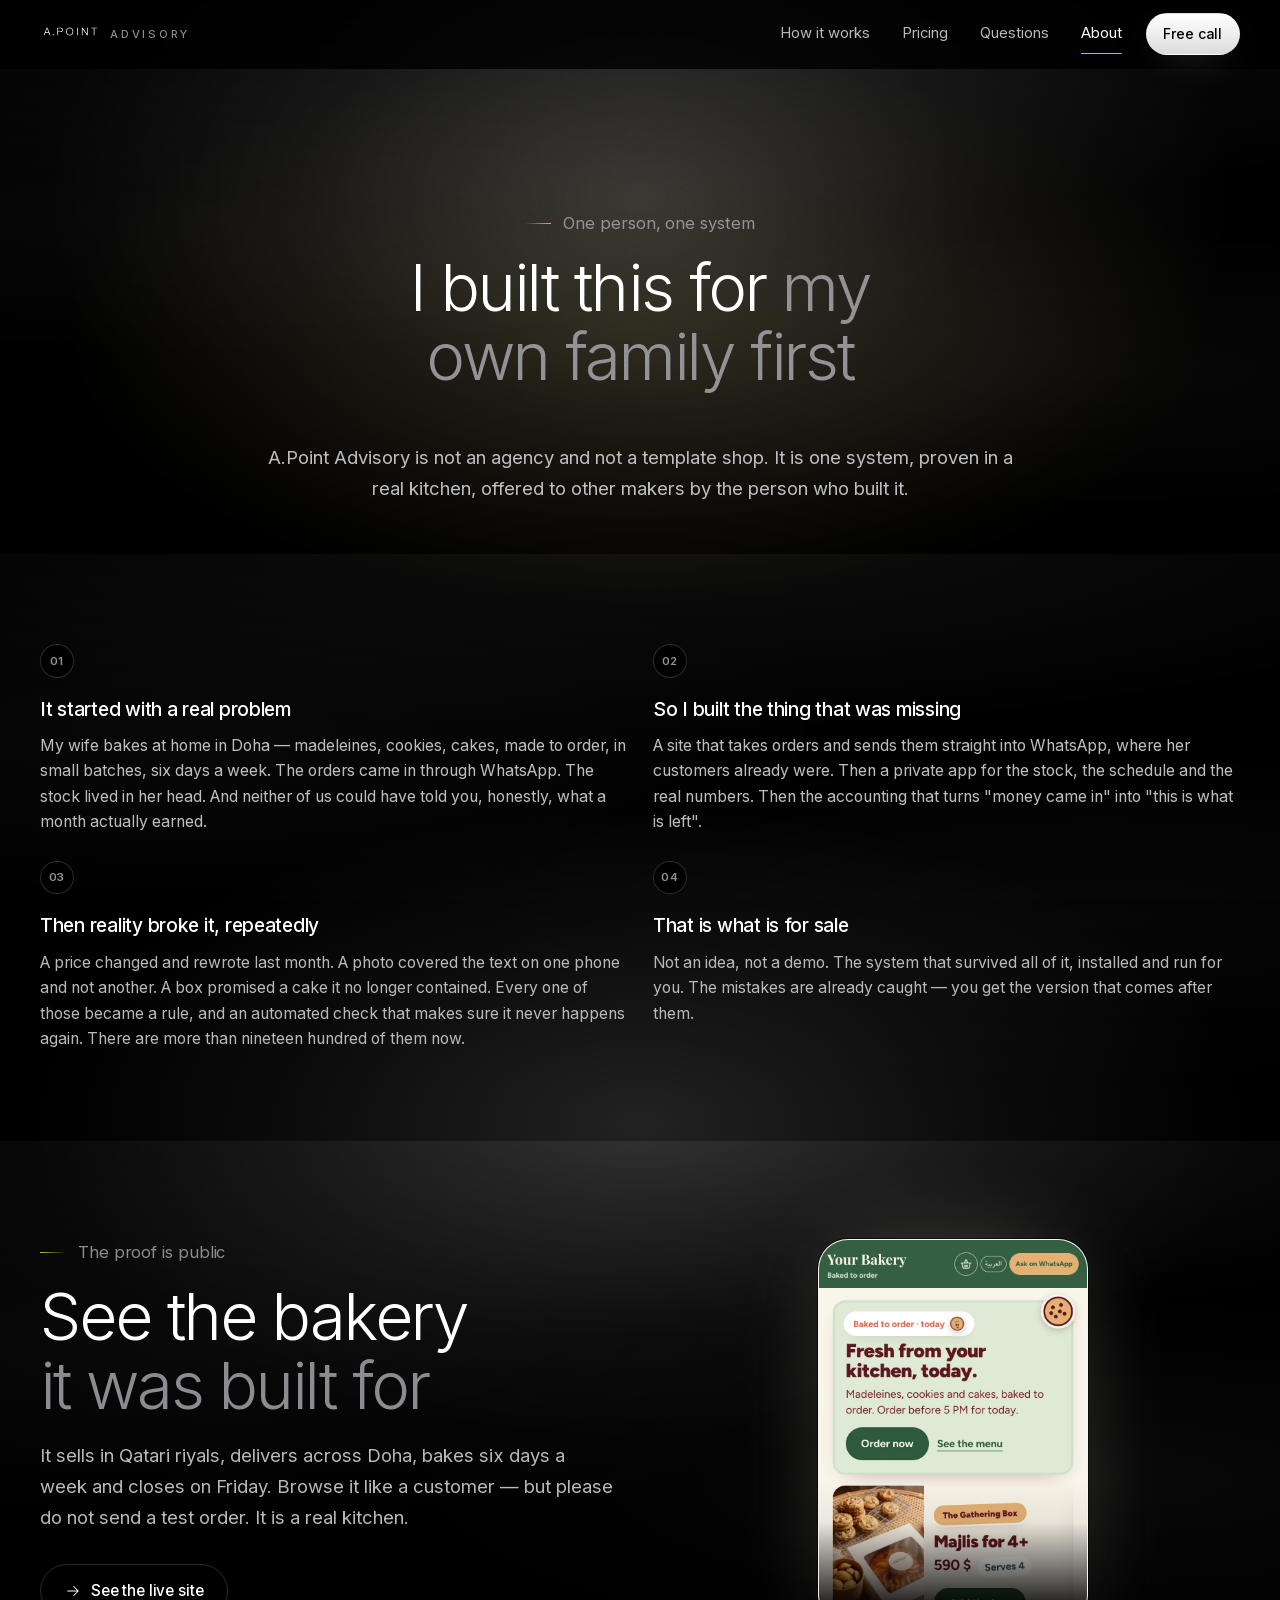
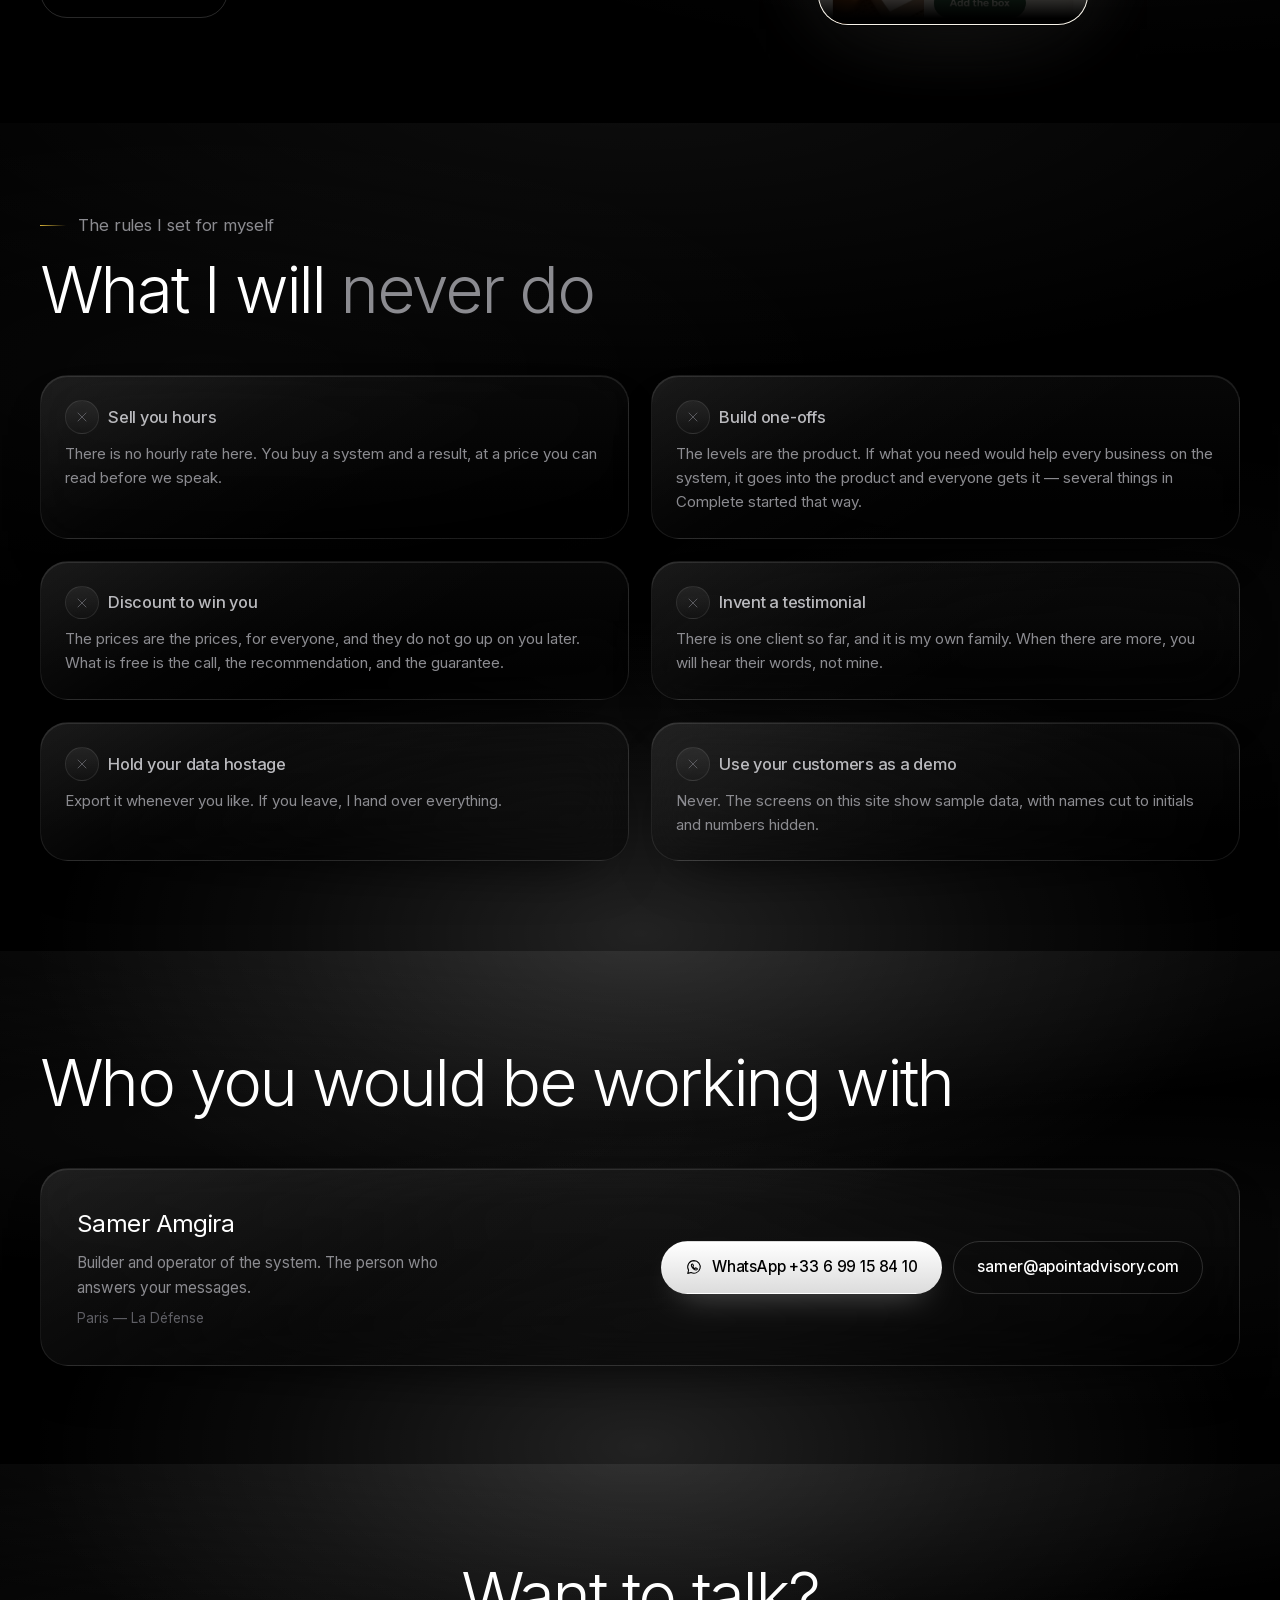
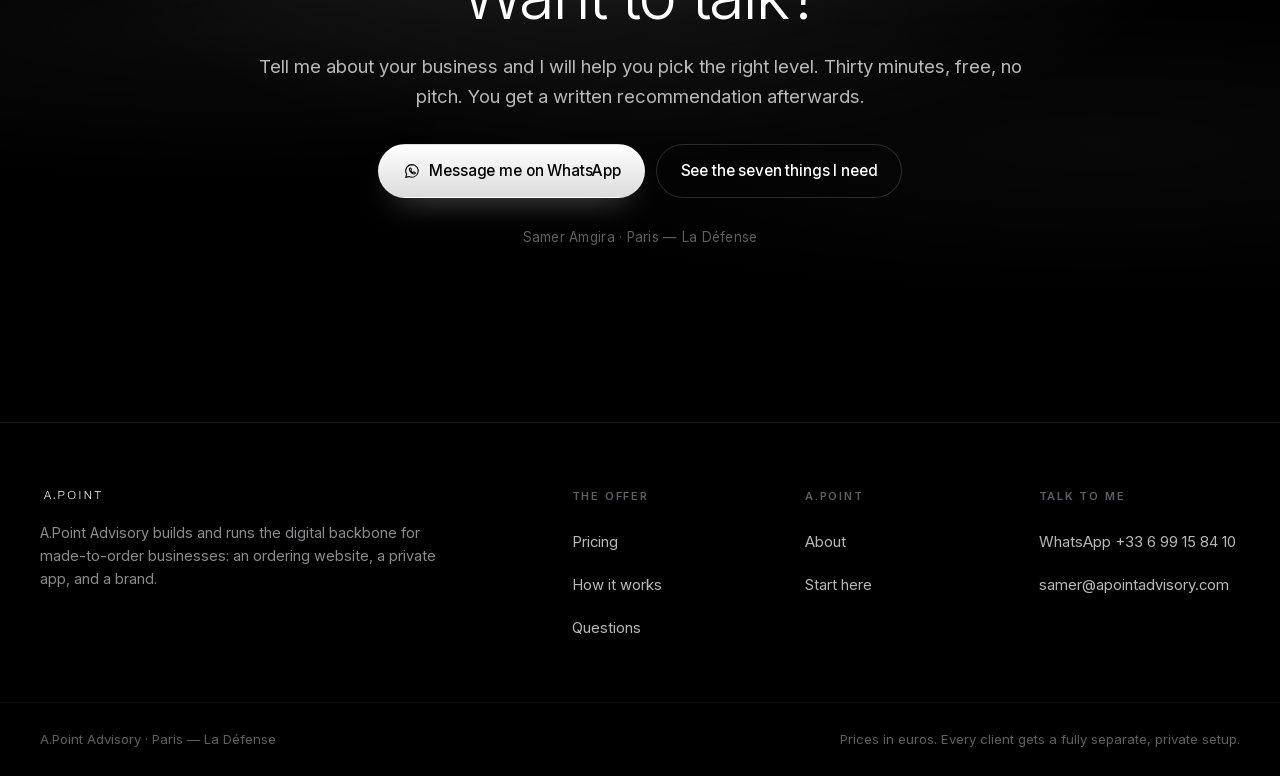
<file: about/index.html>
<!DOCTYPE html>
<html lang="en">
<head>
<meta charset="utf-8">
<meta name="viewport" content="width=device-width, initial-scale=1, viewport-fit=cover">
<title>Who is behind this · A.Point Advisory</title>
<meta name="description" content="One person, one system, built for a real family bakery in Doha and refined over months of daily orders. Why A.Point exists and what it will never be.">
<link rel="canonical" href="https://apointadvisory.com/about/">
<meta name="apoint-build" content="202609101136">
<meta name="color-scheme" content="dark">
<meta name="theme-color" content="#000000">

<meta property="og:type" content="website">
<meta property="og:site_name" content="A.Point Advisory">
<meta property="og:title" content="Who is behind this · A.Point Advisory">
<meta property="og:description" content="One person, one system, built for a real family bakery in Doha and refined over months of daily orders. Why A.Point exists and what it will never be.">
<meta property="og:url" content="https://apointadvisory.com/about/">
<meta property="og:image" content="https://apointadvisory.com/img/partage.png">
<meta property="og:image:width" content="1200">
<meta property="og:image:height" content="630">
<meta name="twitter:card" content="summary_large_image">

<link rel="icon" href="/favicon.svg" type="image/svg+xml">
<link rel="icon" href="/favicon-32.png" sizes="32x32" type="image/png">
<link rel="apple-touch-icon" href="/icone-180.png">
<link rel="manifest" href="/site.webmanifest">

<link rel="preload" href="/polices/inter-latin-variable.woff2" as="font" type="font/woff2" crossorigin>
<link rel="stylesheet" href="/style.css?v=202609101136">
<script type="application/ld+json">{"@context":"https://schema.org","@type":"ProfessionalService","name":"A.Point Advisory","description":"Digital operations for made-to-order businesses","url":"https://apointadvisory.com","areaServed":"Worldwide","founder":{"@type":"Person","name":"Samer Amgira"},"address":{"@type":"PostalAddress","addressLocality":"Paris","addressCountry":"FR"},"email":"samer@apointadvisory.com","telephone":"+33699158410","currenciesAccepted":"EUR","hasOfferCatalog":{"@type":"OfferCatalog","name":"Levels","itemListElement":[{"@type":"Offer","name":"Foundation","price":"39","priceCurrency":"EUR","description":"Subscription, per month. Setup fee of EUR 390, paid once."},{"@type":"Offer","name":"Operations","price":"79","priceCurrency":"EUR","description":"Subscription, per month. Setup fee of EUR 890, paid once."},{"@type":"Offer","name":"Complete","price":"149","priceCurrency":"EUR","description":"Subscription, per month. Setup fee of EUR 1690, paid once."},{"@type":"Offer","name":"Signature","price":"249","priceCurrency":"EUR","description":"Subscription, per month. Setup fee of EUR 3200, paid once."}]}}</script>
</head>
<body class="page-apropos">
<a class="saut" href="#principal">Skip to content</a>
<header class="entete" id="entete">
  <div class="wrap entete-in">
    <a class="marque" href="/" aria-label="A.Point Advisory — home">
      <svg class="wm" aria-hidden="true" focusable="false" xmlns="http://www.w3.org/2000/svg" viewBox="0 0 5792 1428">
<!-- A·POINT — mot-marque. Lettres : Helvetica Neue Light en tracés, espacement 0.25 em, point d'or #d4af37 sur la ligne de base. -->
<g transform="translate(357,1071) scale(1,-1)">
<path fill="currentColor" transform="translate(0,0)" d="M173 280 316 646 454 280ZM281 714 -6 0H66L152 222H477L564 0H637L357 714Z"/>
<circle fill="#d4af37" cx="925" cy="75" r="75"/>
<path fill="currentColor" transform="translate(1220,0)" d="M140 364V656H374Q445 656 489.0 620.0Q533 584 533 510Q533 436 489.0 400.0Q445 364 374 364ZM72 714V0H140V306H389Q437 306 476.0 319.5Q515 333 543.0 359.5Q571 386 586.0 424.0Q601 462 601 510Q601 558 586.0 596.0Q571 634 543.0 660.5Q515 687 476.0 700.5Q437 714 389 714Z"/>
<path fill="currentColor" transform="translate(2100,0)" d="M102 357Q102 416 117.5 472.0Q133 528 165.5 572.5Q198 617 249.0 644.0Q300 671 371 671Q442 671 492.5 644.0Q543 617 575.5 572.5Q608 528 623.5 472.0Q639 416 639 357Q639 299 623.5 242.5Q608 186 575.5 141.5Q543 97 492.5 70.0Q442 43 371 43Q300 43 249.0 70.0Q198 97 165.5 141.5Q133 186 117.5 242.5Q102 299 102 357ZM34 357Q34 283 55.0 216.0Q76 149 118.0 98.0Q160 47 223.5 16.5Q287 -14 371 -14Q455 -14 518.0 16.5Q581 47 623.0 98.0Q665 149 686.0 216.0Q707 283 707 357Q707 431 686.0 498.0Q665 565 623.0 616.5Q581 668 518.0 698.5Q455 729 371 729Q287 729 223.5 698.5Q160 668 118.0 616.5Q76 565 55.0 498.0Q34 431 34 357Z"/>
<path fill="currentColor" transform="translate(3091,0)" d="M77 714V0H145V714Z"/>
<path fill="currentColor" transform="translate(3563,0)" d="M71 714V0H139V604H141L557 0H633V714H565V110H563L147 714Z"/>
<path fill="currentColor" transform="translate(4517,0)" d="M-4 714V656H244V0H312V656H561V714Z"/>
</g>
</svg>
      <span class="marque-sub">Advisory</span>
    </a>
    <nav class="nav" aria-label="Main">
        <a href="/system/">How it works</a>
        <a href="/pricing/">Pricing</a>
        <a href="/faq/">Questions</a>
        <a href="/about/" aria-current="page">About</a>
    </nav>
    <div class="entete-fin">
      <a class="btn btn-primaire btn-sm" href="https://wa.me/33699158410?text=Hi%20Samer%2C%20I%20sell%20to%20order%20and%20I%27d%20like%20to%20book%20the%20free%2030-minute%20call." target="_blank" rel="noopener"><span>Free call</span></a>
      <button class="burger" id="burger" aria-label="Open menu" aria-expanded="false" aria-controls="menu-mobile"><svg class="ic" viewBox="0 0 24 24" width="22" height="22" fill="none" stroke="currentColor" stroke-width="1.4" stroke-linecap="round" stroke-linejoin="round" aria-hidden="true"><path d="M4 7h16M4 12h16M4 17h16"/></svg></button>
    </div>
  </div>
  <div class="menu-mobile" id="menu-mobile" hidden>
    <a href="/system/">How it works</a>
    <a href="/pricing/">Pricing</a>
    <a href="/faq/">Questions</a>
    <a href="/about/">About</a>
    <a href="/start/">Start here</a>
    <a class="menu-mobile-cta" href="https://wa.me/33699158410?text=Hi%20Samer%2C%20I%20sell%20to%20order%20and%20I%27d%20like%20to%20book%20the%20free%2030-minute%20call." target="_blank" rel="noopener">Start with a free call</a>
  </div>
</header>
<main id="principal">
<section class="sec sec-tete">
  <div class="halo halo-hero" aria-hidden="true"></div>
  <div class="wrap">
    <div class="tete tete-centre">
  <p class="sur-titre">One person, one system</p>
  <h1 class="display">I built this for<span class="gris"> my own family first</span></h1>
</div>
    <p class="intro intro-centre">A.Point Advisory is not an agency and not a template shop. It is one system, proven in a real kitchen, offered to other makers by the person who built it.</p>
  </div>
</section>

<section id="story" class="sec sec-serree">
  <div class="wrap ">
    <ol class="parcours parcours-histoire" style="--cols:2">
      <li class="etape">
        <span class="etape-num">01</span>
        <h3>It started with a real problem</h3>
        <p>My wife bakes at home in Doha — madeleines, cookies, cakes, made to order, in small batches, six days a week. The orders came in through WhatsApp. The stock lived in her head. And neither of us could have told you, honestly, what a month actually earned.</p>
      </li>
      <li class="etape">
        <span class="etape-num">02</span>
        <h3>So I built the thing that was missing</h3>
        <p>A site that takes orders and sends them straight into WhatsApp, where her customers already were. Then a private app for the stock, the schedule and the real numbers. Then the accounting that turns "money came in" into "this is what is left".</p>
      </li>
      <li class="etape">
        <span class="etape-num">03</span>
        <h3>Then reality broke it, repeatedly</h3>
        <p>A price changed and rewrote last month. A photo covered the text on one phone and not another. A box promised a cake it no longer contained. Every one of those became a rule, and an automated check that makes sure it never happens again. There are more than nineteen hundred of them now.</p>
      </li>
      <li class="etape">
        <span class="etape-num">04</span>
        <h3>That is what is for sale</h3>
        <p>Not an idea, not a demo. The system that survived all of it, installed and run for you. The mistakes are already caught — you get the version that comes after them.</p>
      </li>
    </ol>
  </div>
</section>

<section id="proof" class="sec  sec-halo">
  <div class="halo" aria-hidden="true"></div>
  <div class="wrap ">
    <div class="duo duo-preuve">
      <div class="duo-txt">
        <div class="tete ">
  <p class="sur-titre">The proof is public</p>
  <h2 class="display">See the bakery<span class="gris"> it was built for</span></h2>
</div>
        <p class="intro">It sells in Qatari riyals, delivers across Doha, bakes six days a week and closes on Friday. Browse it like a customer — but please do not send a test order. It is a real kitchen.</p>
        <div class="actions"><a class="btn btn-fantome" href="https://petit-gateau.com" target="_blank" rel="noopener">
  <svg class="ic" viewBox="0 0 24 24" width="18" height="18" fill="none" stroke="currentColor" stroke-width="1.4" stroke-linecap="round" stroke-linejoin="round" aria-hidden="true"><path d="M5 12h14M13 6l6 6-6 6"/></svg><span>See the live site</span></a></div>
      </div>
      <div><div class="tel ">
  <div class="tel-ecran">
    <img src="/img/site-phone.webp" alt="The ordering website on a phone" width="390" height="844" loading="lazy" decoding="async">
  </div>
</div></div>
    </div>
  </div>
</section>

<section id="principles" class="sec sec-serree">
  <div class="wrap ">
    <div class="tete ">
  <p class="sur-titre">The rules I set for myself</p>
  <h2 class="display">What I will<span class="gris"> never do</span></h2>
</div>
    <div class="grille-2 minis">
      <div class="mini mini-non"><h3><span class="pastille pastille-non"><svg class="ic" viewBox="0 0 24 24" width="16" height="16" fill="none" stroke="currentColor" stroke-width="1.4" stroke-linecap="round" stroke-linejoin="round" aria-hidden="true"><path d="M6 6l12 12M18 6L6 18"/></svg></span>Sell you hours</h3><p>There is no hourly rate here. You buy a system and a result, at a price you can read before we speak.</p></div>
      <div class="mini mini-non"><h3><span class="pastille pastille-non"><svg class="ic" viewBox="0 0 24 24" width="16" height="16" fill="none" stroke="currentColor" stroke-width="1.4" stroke-linecap="round" stroke-linejoin="round" aria-hidden="true"><path d="M6 6l12 12M18 6L6 18"/></svg></span>Build one-offs</h3><p>The levels are the product. If what you need would help every business on the system, it goes into the product and everyone gets it — several things in Complete started that way.</p></div>
      <div class="mini mini-non"><h3><span class="pastille pastille-non"><svg class="ic" viewBox="0 0 24 24" width="16" height="16" fill="none" stroke="currentColor" stroke-width="1.4" stroke-linecap="round" stroke-linejoin="round" aria-hidden="true"><path d="M6 6l12 12M18 6L6 18"/></svg></span>Discount to win you</h3><p>The prices are the prices, for everyone, and they do not go up on you later. What is free is the call, the recommendation, and the guarantee.</p></div>
      <div class="mini mini-non"><h3><span class="pastille pastille-non"><svg class="ic" viewBox="0 0 24 24" width="16" height="16" fill="none" stroke="currentColor" stroke-width="1.4" stroke-linecap="round" stroke-linejoin="round" aria-hidden="true"><path d="M6 6l12 12M18 6L6 18"/></svg></span>Invent a testimonial</h3><p>There is one client so far, and it is my own family. When there are more, you will hear their words, not mine.</p></div>
      <div class="mini mini-non"><h3><span class="pastille pastille-non"><svg class="ic" viewBox="0 0 24 24" width="16" height="16" fill="none" stroke="currentColor" stroke-width="1.4" stroke-linecap="round" stroke-linejoin="round" aria-hidden="true"><path d="M6 6l12 12M18 6L6 18"/></svg></span>Hold your data hostage</h3><p>Export it whenever you like. If you leave, I hand over everything.</p></div>
      <div class="mini mini-non"><h3><span class="pastille pastille-non"><svg class="ic" viewBox="0 0 24 24" width="16" height="16" fill="none" stroke="currentColor" stroke-width="1.4" stroke-linecap="round" stroke-linejoin="round" aria-hidden="true"><path d="M6 6l12 12M18 6L6 18"/></svg></span>Use your customers as a demo</h3><p>Never. The screens on this site show sample data, with names cut to initials and numbers hidden.</p></div>
    </div>
  </div>
</section>

<section id="contact" class="sec  sec-halo">
  <div class="halo" aria-hidden="true"></div>
  <div class="wrap ">
    <div class="tete ">
  <h2 class="display">Who you would be working with</h2>
</div>
    <div class="fiche">
      <div class="fiche-txt">
        <p class="fiche-nom">Samer Amgira</p>
        <p class="fiche-role">Builder and operator of the system. The person who answers your messages.</p>
        <p class="fiche-lieu">Paris — La Défense</p>
      </div>
      <div class="fiche-liens"><a class="btn btn-primaire" href="https://wa.me/33699158410?text=Hi%20Samer%2C%20I%20sell%20to%20order%20and%20I%27d%20like%20to%20know%20more%20about%20A.Point%20Advisory." target="_blank" rel="noopener">
  <svg class="ic" viewBox="0 0 24 24" width="18" height="18" fill="none" stroke="currentColor" stroke-width="1.4" stroke-linecap="round" stroke-linejoin="round" aria-hidden="true"><path d="M12.02 3.5a8.4 8.4 0 00-7.2 12.7L3.7 20.5l4.4-1.1A8.4 8.4 0 1012.02 3.5z"/><path d="M8.9 8.6c.2-.5.4-.5.6-.5h.5c.2 0 .4 0 .6.5l.6 1.5c.1.2 0 .4-.1.5l-.4.5c-.1.1-.2.3-.1.5.2.4.6 1 1.1 1.5.6.5 1.1.7 1.4.8.2.1.4 0 .5-.1l.5-.5c.2-.2.3-.2.5-.1l1.4.7c.2.1.4.2.4.4 0 .2 0 .8-.3 1.1-.3.4-.9.6-1.3.6-1 0-2.4-.6-3.6-1.6a9 9 0 01-2.3-3c-.3-.7-.4-1.3-.4-1.8 0-.4.2-.8.4-1z"/></svg><span>WhatsApp +33 6 99 15 84 10</span></a><a class="btn btn-fantome" href="mailto:samer@apointadvisory.com"><span>samer@apointadvisory.com</span></a></div>
    </div>
  </div>
</section>

<section class="sec sec-final sec-halo">
  <div class="halo" aria-hidden="true"></div>
  <div class="wrap ">
    <div class="final">
      <div class="tete tete-centre">
  <h2 class="display">Want to talk?</h2>
</div>
      <p class="intro intro-centre">Tell me about your business and I will help you pick the right level. Thirty minutes, free, no pitch. You get a written recommendation afterwards.</p>
      <div class="actions"><a class="btn btn-primaire" href="https://wa.me/33699158410?text=Hi%20Samer%2C%20I%20sell%20to%20order%20and%20I%27d%20like%20to%20book%20the%20free%2030-minute%20call." target="_blank" rel="noopener">
  <svg class="ic" viewBox="0 0 24 24" width="18" height="18" fill="none" stroke="currentColor" stroke-width="1.4" stroke-linecap="round" stroke-linejoin="round" aria-hidden="true"><path d="M12.02 3.5a8.4 8.4 0 00-7.2 12.7L3.7 20.5l4.4-1.1A8.4 8.4 0 1012.02 3.5z"/><path d="M8.9 8.6c.2-.5.4-.5.6-.5h.5c.2 0 .4 0 .6.5l.6 1.5c.1.2 0 .4-.1.5l-.4.5c-.1.1-.2.3-.1.5.2.4.6 1 1.1 1.5.6.5 1.1.7 1.4.8.2.1.4 0 .5-.1l.5-.5c.2-.2.3-.2.5-.1l1.4.7c.2.1.4.2.4.4 0 .2 0 .8-.3 1.1-.3.4-.9.6-1.3.6-1 0-2.4-.6-3.6-1.6a9 9 0 01-2.3-3c-.3-.7-.4-1.3-.4-1.8 0-.4.2-.8.4-1z"/></svg><span>Message me on WhatsApp</span></a><a class="btn btn-fantome" href="/start/"><span>See the seven things I need</span></a></div>
      <p class="final-note">Samer Amgira · Paris — La Défense</p>
    </div>
  </div>
</section>
</main>
<footer class="pied">
  <div class="wrap pied-in">
    <div class="pied-marque">
      <svg class="wm wm-pied" aria-hidden="true" focusable="false" xmlns="http://www.w3.org/2000/svg" viewBox="0 0 5792 1428">
<!-- A·POINT — mot-marque. Lettres : Helvetica Neue Light en tracés, espacement 0.25 em, point d'or #d4af37 sur la ligne de base. -->
<g transform="translate(357,1071) scale(1,-1)">
<path fill="currentColor" transform="translate(0,0)" d="M173 280 316 646 454 280ZM281 714 -6 0H66L152 222H477L564 0H637L357 714Z"/>
<circle fill="#d4af37" cx="925" cy="75" r="75"/>
<path fill="currentColor" transform="translate(1220,0)" d="M140 364V656H374Q445 656 489.0 620.0Q533 584 533 510Q533 436 489.0 400.0Q445 364 374 364ZM72 714V0H140V306H389Q437 306 476.0 319.5Q515 333 543.0 359.5Q571 386 586.0 424.0Q601 462 601 510Q601 558 586.0 596.0Q571 634 543.0 660.5Q515 687 476.0 700.5Q437 714 389 714Z"/>
<path fill="currentColor" transform="translate(2100,0)" d="M102 357Q102 416 117.5 472.0Q133 528 165.5 572.5Q198 617 249.0 644.0Q300 671 371 671Q442 671 492.5 644.0Q543 617 575.5 572.5Q608 528 623.5 472.0Q639 416 639 357Q639 299 623.5 242.5Q608 186 575.5 141.5Q543 97 492.5 70.0Q442 43 371 43Q300 43 249.0 70.0Q198 97 165.5 141.5Q133 186 117.5 242.5Q102 299 102 357ZM34 357Q34 283 55.0 216.0Q76 149 118.0 98.0Q160 47 223.5 16.5Q287 -14 371 -14Q455 -14 518.0 16.5Q581 47 623.0 98.0Q665 149 686.0 216.0Q707 283 707 357Q707 431 686.0 498.0Q665 565 623.0 616.5Q581 668 518.0 698.5Q455 729 371 729Q287 729 223.5 698.5Q160 668 118.0 616.5Q76 565 55.0 498.0Q34 431 34 357Z"/>
<path fill="currentColor" transform="translate(3091,0)" d="M77 714V0H145V714Z"/>
<path fill="currentColor" transform="translate(3563,0)" d="M71 714V0H139V604H141L557 0H633V714H565V110H563L147 714Z"/>
<path fill="currentColor" transform="translate(4517,0)" d="M-4 714V656H244V0H312V656H561V714Z"/>
</g>
</svg>
      <p>A.Point Advisory builds and runs the digital backbone for made-to-order businesses: an ordering website, a private app, and a brand.</p>
    </div>
    <div class="pied-cols">
      <div class="pied-col">
        <h3>The offer</h3>
        <a href="/pricing/">Pricing</a>
        <a href="/system/">How it works</a>
        <a href="/faq/">Questions</a>
      </div>
      <div class="pied-col">
        <h3>A.Point</h3>
        <a href="/about/">About</a>
        <a href="/start/">Start here</a>
      </div>
      <div class="pied-col">
        <h3>Talk to me</h3>
        <a href="https://wa.me/33699158410?text=Hi%20Samer%2C%20I%20sell%20to%20order%20and%20I%27d%20like%20to%20know%20more%20about%20A.Point%20Advisory." target="_blank" rel="noopener">WhatsApp +33 6 99 15 84 10</a>
        <a href="mailto:samer@apointadvisory.com">samer@apointadvisory.com</a>
      </div>
    </div>
  </div>
  <div class="wrap pied-bas">
    <p>A.Point Advisory · Paris — La Défense</p>
    <p>Prices in euros. Every client gets a fully separate, private setup.</p>
  </div>
</footer>
<script src="/site.js?v=202609101136" defer></script>
</body>
</html>
</file>
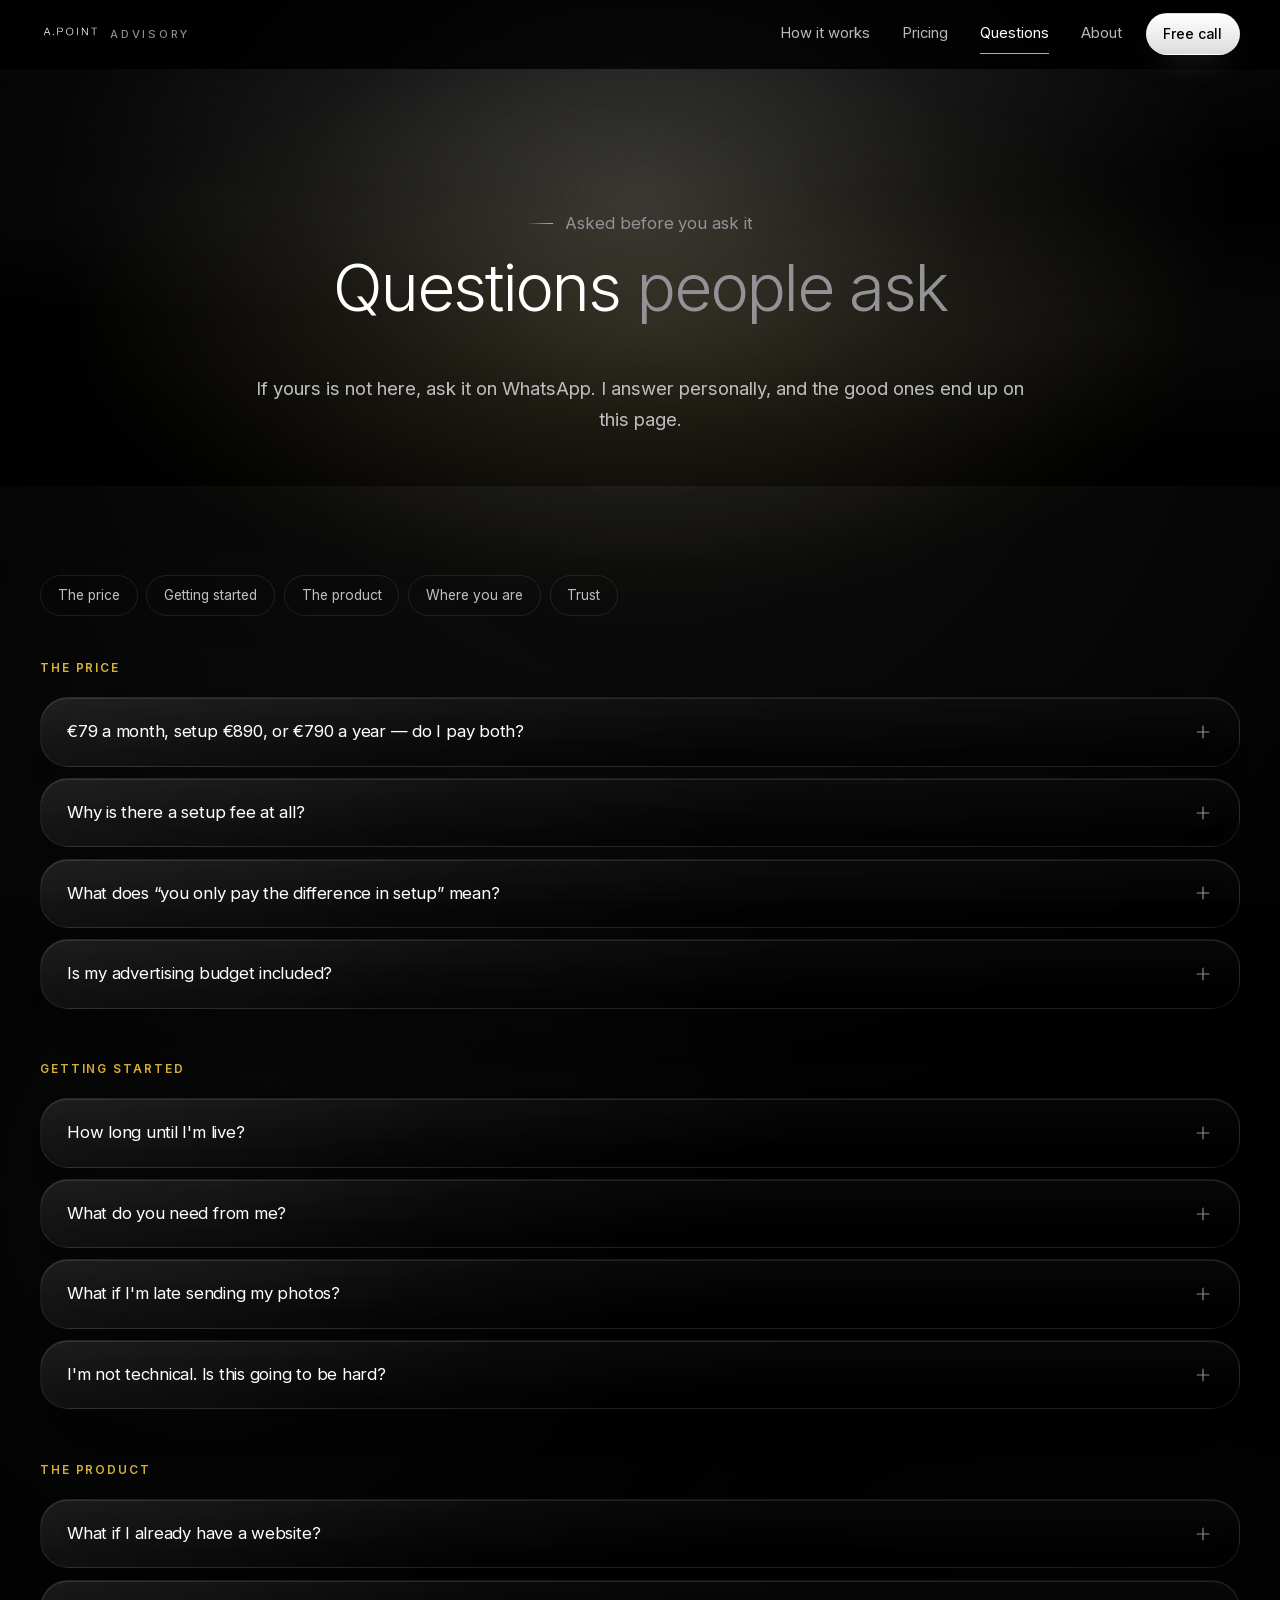
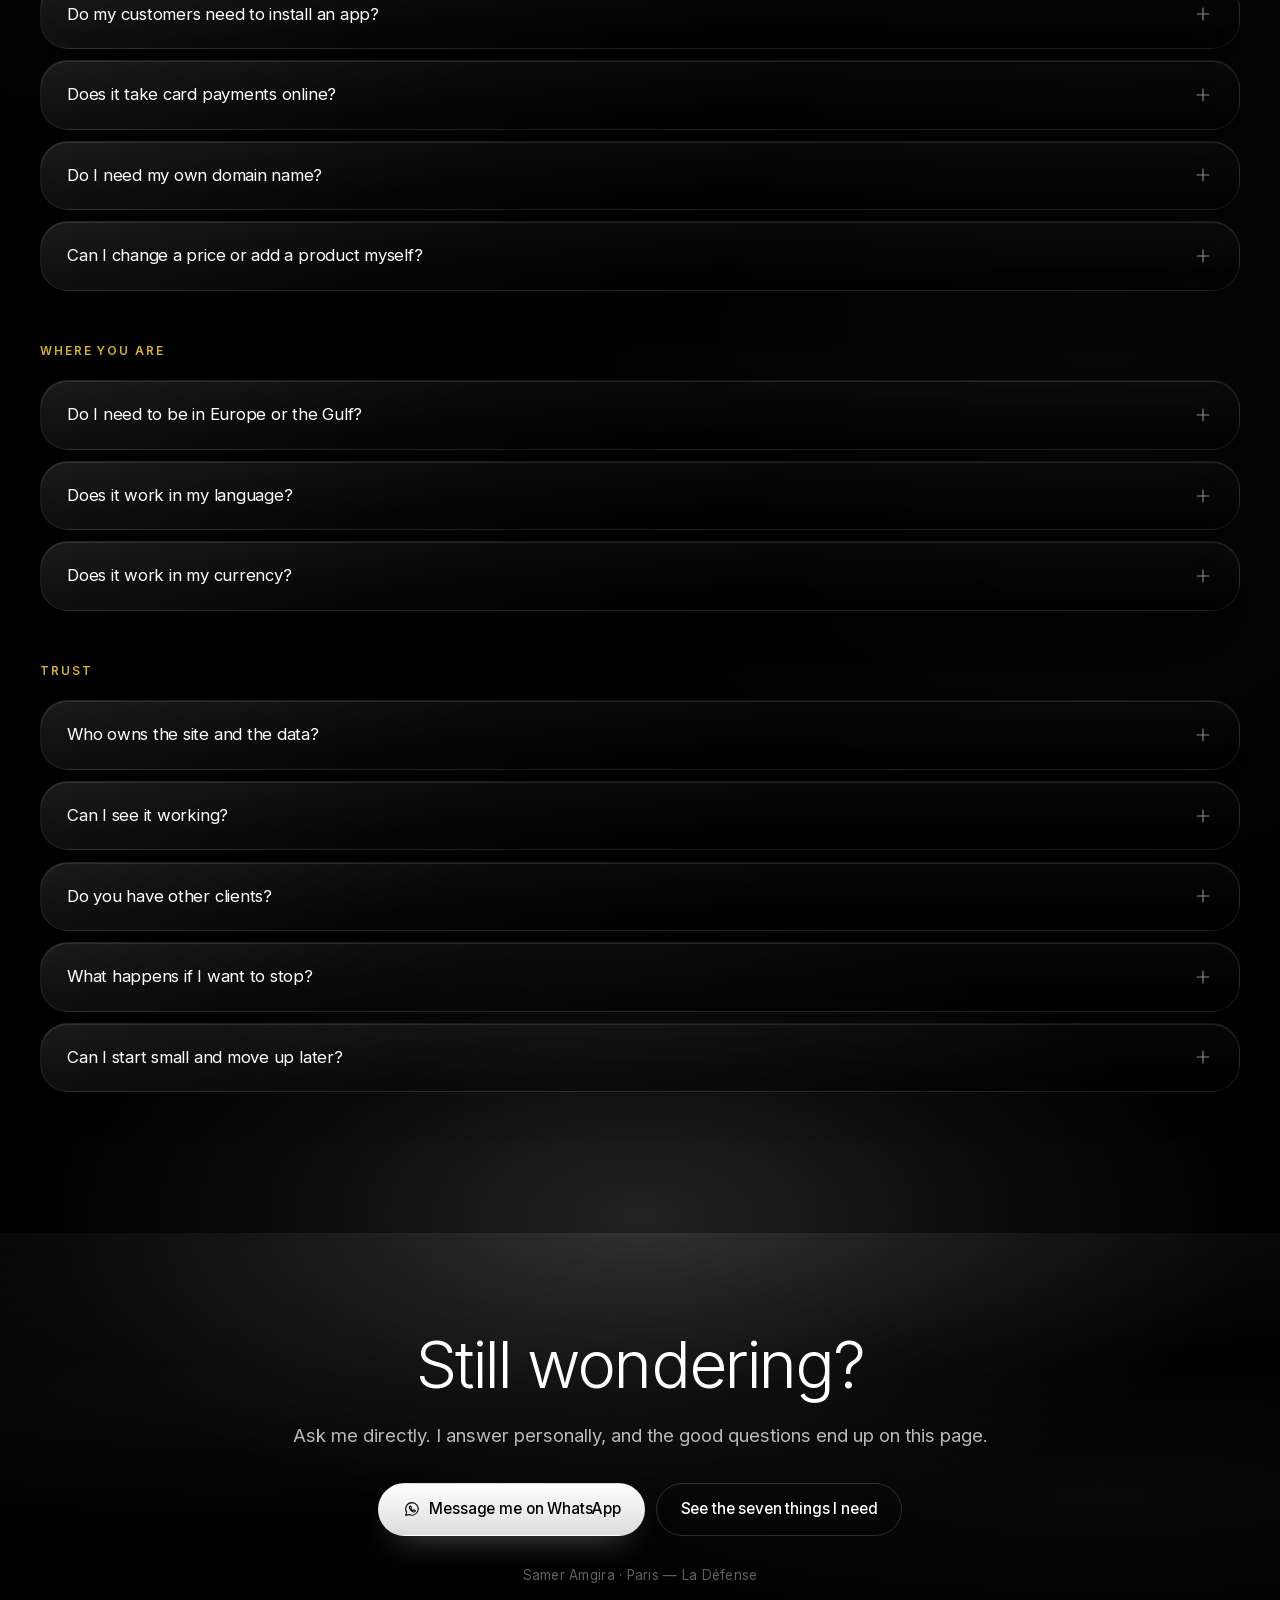
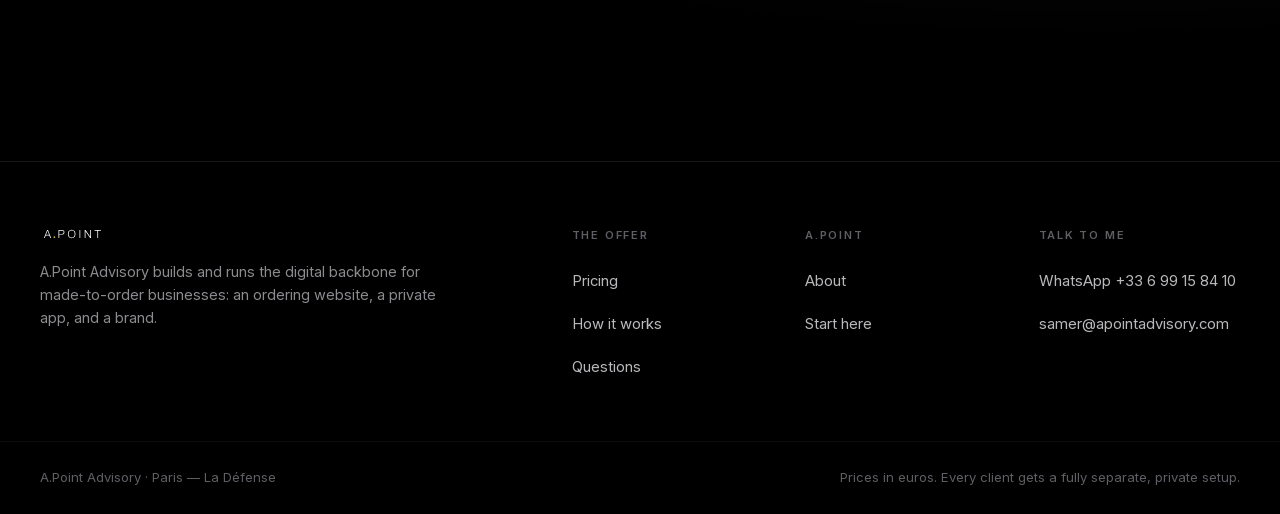
<file: faq/index.html>
<!DOCTYPE html>
<html lang="en">
<head>
<meta charset="utf-8">
<meta name="viewport" content="width=device-width, initial-scale=1, viewport-fit=cover">
<title>Questions · A.Point Advisory</title>
<meta name="description" content="What people ask before they start: what it costs, what happens if they stop, whether it works in their country, and how long it takes.">
<link rel="canonical" href="https://apointadvisory.com/faq/">
<meta name="apoint-build" content="202609101136">
<meta name="color-scheme" content="dark">
<meta name="theme-color" content="#000000">

<meta property="og:type" content="website">
<meta property="og:site_name" content="A.Point Advisory">
<meta property="og:title" content="Questions · A.Point Advisory">
<meta property="og:description" content="What people ask before they start: what it costs, what happens if they stop, whether it works in their country, and how long it takes.">
<meta property="og:url" content="https://apointadvisory.com/faq/">
<meta property="og:image" content="https://apointadvisory.com/img/partage.png">
<meta property="og:image:width" content="1200">
<meta property="og:image:height" content="630">
<meta name="twitter:card" content="summary_large_image">

<link rel="icon" href="/favicon.svg" type="image/svg+xml">
<link rel="icon" href="/favicon-32.png" sizes="32x32" type="image/png">
<link rel="apple-touch-icon" href="/icone-180.png">
<link rel="manifest" href="/site.webmanifest">

<link rel="preload" href="/polices/inter-latin-variable.woff2" as="font" type="font/woff2" crossorigin>
<link rel="stylesheet" href="/style.css?v=202609101136">
<script type="application/ld+json">{"@context":"https://schema.org","@type":"ProfessionalService","name":"A.Point Advisory","description":"Digital operations for made-to-order businesses","url":"https://apointadvisory.com","areaServed":"Worldwide","founder":{"@type":"Person","name":"Samer Amgira"},"address":{"@type":"PostalAddress","addressLocality":"Paris","addressCountry":"FR"},"email":"samer@apointadvisory.com","telephone":"+33699158410","currenciesAccepted":"EUR","hasOfferCatalog":{"@type":"OfferCatalog","name":"Levels","itemListElement":[{"@type":"Offer","name":"Foundation","price":"39","priceCurrency":"EUR","description":"Subscription, per month. Setup fee of EUR 390, paid once."},{"@type":"Offer","name":"Operations","price":"79","priceCurrency":"EUR","description":"Subscription, per month. Setup fee of EUR 890, paid once."},{"@type":"Offer","name":"Complete","price":"149","priceCurrency":"EUR","description":"Subscription, per month. Setup fee of EUR 1690, paid once."},{"@type":"Offer","name":"Signature","price":"249","priceCurrency":"EUR","description":"Subscription, per month. Setup fee of EUR 3200, paid once."}]}}</script>
<script type="application/ld+json">{"@context":"https://schema.org","@type":"FAQPage","mainEntity":[{"@type":"Question","name":"€79 a month, setup €890, or €790 a year — do I pay both?","acceptedAnswer":{"@type":"Answer","text":"No — never both. There are two payments, and only two. The setup fee, paid once when we start. Then the subscription, which is either €79 every month OR €790 once a year — and €790 is ten months' worth, so paying yearly gives you two months free. You choose one or the other. The pricing page shows the first-year total both ways."}},{"@type":"Question","name":"Why is there a setup fee at all?","acceptedAnswer":{"@type":"Answer","text":"Because the first month is where the real work is: your products, prices, photos, delivery zones and hours go into the system, your site and back office are built around them, and everything is tested before you go live. The subscription pays for running it afterwards — hosting, updates, backups, support — not for building it. Charging setup separately is what keeps the monthly price low."}},{"@type":"Question","name":"What does “you only pay the difference in setup” mean?","acceptedAnswer":{"@type":"Answer","text":"Say you start at Foundation, setup €390, and six months later you want Operations, setup €890. You pay €500 — the difference — and your subscription goes from €39 to €79. You never pay setup twice for the same work."}},{"@type":"Question","name":"Is my advertising budget included?","acceptedAnswer":{"@type":"Answer","text":"No. Signature covers ad strategy and campaign structure — the setting-up — but the money that goes to Instagram or Google is yours and is paid by you. The Signature sticker set is illustrated individually and quoted separately, and a custom domain costs about €10–15 a year direct from the registrar."}},{"@type":"Question","name":"How long until I'm live?","acceptedAnswer":{"@type":"Answer","text":"It depends on two things: your level — Foundation is the quickest, Signature the longest, because more is built around you — and how complete your materials are when they reach me. So I do not quote a generic delay. The day I have your seven items, I give you your go-live date in writing, and it is never more than 30 days. If I miss it, the setup fee comes back."}},{"@type":"Question","name":"What do you need from me?","acceptedAnswer":{"@type":"Answer","text":"Seven things: your product list with prices — a photo of a list is fine; one to three photos per product, natural light, no filter; where you deliver and what you charge; your opening days, hours and time zone; the WhatsApp number that should receive orders; your currency; and your logo and colours if you have them. If you do not, we start from a clean base."}},{"@type":"Question","name":"What if I'm late sending my photos?","acceptedAnswer":{"@type":"Answer","text":"Then the clock has not started. The 30 days count from the day I have everything — that is the only fair way to do it. Send what you have when you have it, and I will tell you the exact day the countdown begins."}},{"@type":"Question","name":"I'm not technical. Is this going to be hard?","acceptedAnswer":{"@type":"Answer","text":"You will never touch code, hosting or settings. You get an app on your phone with your products, your orders and your numbers. Everything underneath is my job."}},{"@type":"Question","name":"What if I already have a website?","acceptedAnswer":{"@type":"Answer","text":"Keep it. We start at Operations and build the back office behind what you already have — the app, the stock, the sales. If one day you want the ordering site too, it is there."}},{"@type":"Question","name":"Do my customers need to install an app?","acceptedAnswer":{"@type":"Answer","text":"No. Your customers need nothing new: they open your site in their browser, choose, and the order opens in their WhatsApp, ready to send. The private app is for you only."}},{"@type":"Question","name":"Does it take card payments online?","acceptedAnswer":{"@type":"Answer","text":"No, on purpose. Orders are confirmed on WhatsApp and you get paid the way you already do — bank transfer, cash on delivery, your local payment app. No card gateway means no commission on every order, no chargebacks, no account to be approved for, and it works in every country."}},{"@type":"Question","name":"Do I need my own domain name?","acceptedAnswer":{"@type":"Answer","text":"Not to start. We can go live on an address I provide, and move to your own domain whenever you have one — about €10–15 a year, paid directly to the registrar, and I set it up for you."}},{"@type":"Question","name":"Can I change a price or add a product myself?","acceptedAnswer":{"@type":"Answer","text":"From Operations up, yes — from the app on your phone. It is on your site within a minute. On Foundation you send me the change on WhatsApp and I make it; that is included, and it is what “content updates handled for you” means."}},{"@type":"Question","name":"Do I need to be in Europe or the Gulf?","acceptedAnswer":{"@type":"Answer","text":"No. If your customers use WhatsApp, it works. There is no payment integration and no marketplace approval, so there is nothing country-specific to block you. Your setup is in your currency and your time zone."}},{"@type":"Question","name":"Does it work in my language?","acceptedAnswer":{"@type":"Answer","text":"The site is ready in English and Arabic today. Other languages are quoted separately for your site — tell me which one and I will include it in your recommendation."}},{"@type":"Question","name":"Does it work in my currency?","acceptedAnswer":{"@type":"Answer","text":"Any currency, and any time zone. They are set once, for you, at setup."}},{"@type":"Question","name":"Who owns the site and the data?","acceptedAnswer":{"@type":"Answer","text":"Your data is yours: products, recipes, customers, orders, sales history, photos, texts. You can export all of it at any time, and I hand it over completely if you leave. The system itself — the site engine and the app — stays mine; you use it as long as you subscribe, like any software service. That is what makes it possible to keep running and improving it for everyone on it."}},{"@type":"Question","name":"Can I see it working?","acceptedAnswer":{"@type":"Answer","text":"Yes. A registered home bakery in Doha, Qatar runs on this exact system, and its site is public. Browse it like a customer: pick a box, see what is available today, open the order sheet. Please do not send a test order — it is a real kitchen."}},{"@type":"Question","name":"Do you have other clients?","acceptedAnswer":{"@type":"Answer","text":"Honestly: one, and it is the bakery this was built for and refined on for months of daily orders. You would be among the first outside clients — which is exactly why the guarantee exists. If your site is not live within 30 days, you do not pay for setup."}},{"@type":"Question","name":"What happens if I want to stop?","acceptedAnswer":{"@type":"Answer","text":"You cancel and the monthly billing stops. Your recipes, customers and sales history are yours — I export the lot and hand it over."}},{"@type":"Question","name":"Can I start small and move up later?","acceptedAnswer":{"@type":"Answer","text":"That is how most people do it. You only pay the difference in setup between the level you are on and the one you move to."}}]}</script>
</head>
<body class="page-faq">
<a class="saut" href="#principal">Skip to content</a>
<header class="entete" id="entete">
  <div class="wrap entete-in">
    <a class="marque" href="/" aria-label="A.Point Advisory — home">
      <svg class="wm" aria-hidden="true" focusable="false" xmlns="http://www.w3.org/2000/svg" viewBox="0 0 5792 1428">
<!-- A·POINT — mot-marque. Lettres : Helvetica Neue Light en tracés, espacement 0.25 em, point d'or #d4af37 sur la ligne de base. -->
<g transform="translate(357,1071) scale(1,-1)">
<path fill="currentColor" transform="translate(0,0)" d="M173 280 316 646 454 280ZM281 714 -6 0H66L152 222H477L564 0H637L357 714Z"/>
<circle fill="#d4af37" cx="925" cy="75" r="75"/>
<path fill="currentColor" transform="translate(1220,0)" d="M140 364V656H374Q445 656 489.0 620.0Q533 584 533 510Q533 436 489.0 400.0Q445 364 374 364ZM72 714V0H140V306H389Q437 306 476.0 319.5Q515 333 543.0 359.5Q571 386 586.0 424.0Q601 462 601 510Q601 558 586.0 596.0Q571 634 543.0 660.5Q515 687 476.0 700.5Q437 714 389 714Z"/>
<path fill="currentColor" transform="translate(2100,0)" d="M102 357Q102 416 117.5 472.0Q133 528 165.5 572.5Q198 617 249.0 644.0Q300 671 371 671Q442 671 492.5 644.0Q543 617 575.5 572.5Q608 528 623.5 472.0Q639 416 639 357Q639 299 623.5 242.5Q608 186 575.5 141.5Q543 97 492.5 70.0Q442 43 371 43Q300 43 249.0 70.0Q198 97 165.5 141.5Q133 186 117.5 242.5Q102 299 102 357ZM34 357Q34 283 55.0 216.0Q76 149 118.0 98.0Q160 47 223.5 16.5Q287 -14 371 -14Q455 -14 518.0 16.5Q581 47 623.0 98.0Q665 149 686.0 216.0Q707 283 707 357Q707 431 686.0 498.0Q665 565 623.0 616.5Q581 668 518.0 698.5Q455 729 371 729Q287 729 223.5 698.5Q160 668 118.0 616.5Q76 565 55.0 498.0Q34 431 34 357Z"/>
<path fill="currentColor" transform="translate(3091,0)" d="M77 714V0H145V714Z"/>
<path fill="currentColor" transform="translate(3563,0)" d="M71 714V0H139V604H141L557 0H633V714H565V110H563L147 714Z"/>
<path fill="currentColor" transform="translate(4517,0)" d="M-4 714V656H244V0H312V656H561V714Z"/>
</g>
</svg>
      <span class="marque-sub">Advisory</span>
    </a>
    <nav class="nav" aria-label="Main">
        <a href="/system/">How it works</a>
        <a href="/pricing/">Pricing</a>
        <a href="/faq/" aria-current="page">Questions</a>
        <a href="/about/">About</a>
    </nav>
    <div class="entete-fin">
      <a class="btn btn-primaire btn-sm" href="https://wa.me/33699158410?text=Hi%20Samer%2C%20I%20sell%20to%20order%20and%20I%27d%20like%20to%20book%20the%20free%2030-minute%20call." target="_blank" rel="noopener"><span>Free call</span></a>
      <button class="burger" id="burger" aria-label="Open menu" aria-expanded="false" aria-controls="menu-mobile"><svg class="ic" viewBox="0 0 24 24" width="22" height="22" fill="none" stroke="currentColor" stroke-width="1.4" stroke-linecap="round" stroke-linejoin="round" aria-hidden="true"><path d="M4 7h16M4 12h16M4 17h16"/></svg></button>
    </div>
  </div>
  <div class="menu-mobile" id="menu-mobile" hidden>
    <a href="/system/">How it works</a>
    <a href="/pricing/">Pricing</a>
    <a href="/faq/">Questions</a>
    <a href="/about/">About</a>
    <a href="/start/">Start here</a>
    <a class="menu-mobile-cta" href="https://wa.me/33699158410?text=Hi%20Samer%2C%20I%20sell%20to%20order%20and%20I%27d%20like%20to%20book%20the%20free%2030-minute%20call." target="_blank" rel="noopener">Start with a free call</a>
  </div>
</header>
<main id="principal">
<section class="sec sec-tete">
  <div class="halo halo-hero" aria-hidden="true"></div>
  <div class="wrap">
    <div class="tete tete-centre">
  <p class="sur-titre">Asked before you ask it</p>
  <h1 class="display">Questions<span class="gris"> people ask</span></h1>
</div>
    <p class="intro intro-centre">If yours is not here, ask it on WhatsApp. I answer personally, and the good ones end up on this page.</p>
  </div>
</section>

<section id="questions" class="sec sec-serree">
  <div class="wrap ">
    <nav class="faq-nav" aria-label="Question groups"><a href="#g-the-price">The price</a><a href="#g-getting-started">Getting started</a><a href="#g-the-product">The product</a><a href="#g-where-you-are">Where you are</a><a href="#g-trust">Trust</a></nav>
    <div class="faq-groupe" id="g-the-price">
      <h2 class="faq-groupe-t">The price</h2>
      <div class="qas">
<details class="qa">
  <summary><span>€79 a month, setup €890, or €790 a year — do I pay both?</span><svg class="ic" viewBox="0 0 24 24" width="20" height="20" fill="none" stroke="currentColor" stroke-width="1.4" stroke-linecap="round" stroke-linejoin="round" aria-hidden="true"><path d="M12 5v14M5 12h14"/></svg></summary>
  <div class="qa-rep"><p>No — never both. There are two payments, and only two. The setup fee, paid once when we start. Then the subscription, which is either €79 every month OR €790 once a year — and €790 is ten months' worth, so paying yearly gives you two months free. You choose one or the other. The pricing page shows the first-year total both ways.</p></div>
</details>
<details class="qa">
  <summary><span>Why is there a setup fee at all?</span><svg class="ic" viewBox="0 0 24 24" width="20" height="20" fill="none" stroke="currentColor" stroke-width="1.4" stroke-linecap="round" stroke-linejoin="round" aria-hidden="true"><path d="M12 5v14M5 12h14"/></svg></summary>
  <div class="qa-rep"><p>Because the first month is where the real work is: your products, prices, photos, delivery zones and hours go into the system, your site and back office are built around them, and everything is tested before you go live. The subscription pays for running it afterwards — hosting, updates, backups, support — not for building it. Charging setup separately is what keeps the monthly price low.</p></div>
</details>
<details class="qa">
  <summary><span>What does “you only pay the difference in setup” mean?</span><svg class="ic" viewBox="0 0 24 24" width="20" height="20" fill="none" stroke="currentColor" stroke-width="1.4" stroke-linecap="round" stroke-linejoin="round" aria-hidden="true"><path d="M12 5v14M5 12h14"/></svg></summary>
  <div class="qa-rep"><p>Say you start at Foundation, setup €390, and six months later you want Operations, setup €890. You pay €500 — the difference — and your subscription goes from €39 to €79. You never pay setup twice for the same work.</p></div>
</details>
<details class="qa">
  <summary><span>Is my advertising budget included?</span><svg class="ic" viewBox="0 0 24 24" width="20" height="20" fill="none" stroke="currentColor" stroke-width="1.4" stroke-linecap="round" stroke-linejoin="round" aria-hidden="true"><path d="M12 5v14M5 12h14"/></svg></summary>
  <div class="qa-rep"><p>No. Signature covers ad strategy and campaign structure — the setting-up — but the money that goes to Instagram or Google is yours and is paid by you. The Signature sticker set is illustrated individually and quoted separately, and a custom domain costs about €10–15 a year direct from the registrar.</p></div>
</details>
      </div>
    </div>
    <div class="faq-groupe" id="g-getting-started">
      <h2 class="faq-groupe-t">Getting started</h2>
      <div class="qas">
<details class="qa">
  <summary><span>How long until I'm live?</span><svg class="ic" viewBox="0 0 24 24" width="20" height="20" fill="none" stroke="currentColor" stroke-width="1.4" stroke-linecap="round" stroke-linejoin="round" aria-hidden="true"><path d="M12 5v14M5 12h14"/></svg></summary>
  <div class="qa-rep"><p>It depends on two things: your level — Foundation is the quickest, Signature the longest, because more is built around you — and how complete your materials are when they reach me. So I do not quote a generic delay. The day I have your seven items, I give you your go-live date in writing, and it is never more than 30 days. If I miss it, the setup fee comes back.</p></div>
</details>
<details class="qa">
  <summary><span>What do you need from me?</span><svg class="ic" viewBox="0 0 24 24" width="20" height="20" fill="none" stroke="currentColor" stroke-width="1.4" stroke-linecap="round" stroke-linejoin="round" aria-hidden="true"><path d="M12 5v14M5 12h14"/></svg></summary>
  <div class="qa-rep"><p>Seven things: your product list with prices — a photo of a list is fine; one to three photos per product, natural light, no filter; where you deliver and what you charge; your opening days, hours and time zone; the WhatsApp number that should receive orders; your currency; and your logo and colours if you have them. If you do not, we start from a clean base.</p></div>
</details>
<details class="qa">
  <summary><span>What if I'm late sending my photos?</span><svg class="ic" viewBox="0 0 24 24" width="20" height="20" fill="none" stroke="currentColor" stroke-width="1.4" stroke-linecap="round" stroke-linejoin="round" aria-hidden="true"><path d="M12 5v14M5 12h14"/></svg></summary>
  <div class="qa-rep"><p>Then the clock has not started. The 30 days count from the day I have everything — that is the only fair way to do it. Send what you have when you have it, and I will tell you the exact day the countdown begins.</p></div>
</details>
<details class="qa">
  <summary><span>I'm not technical. Is this going to be hard?</span><svg class="ic" viewBox="0 0 24 24" width="20" height="20" fill="none" stroke="currentColor" stroke-width="1.4" stroke-linecap="round" stroke-linejoin="round" aria-hidden="true"><path d="M12 5v14M5 12h14"/></svg></summary>
  <div class="qa-rep"><p>You will never touch code, hosting or settings. You get an app on your phone with your products, your orders and your numbers. Everything underneath is my job.</p></div>
</details>
      </div>
    </div>
    <div class="faq-groupe" id="g-the-product">
      <h2 class="faq-groupe-t">The product</h2>
      <div class="qas">
<details class="qa">
  <summary><span>What if I already have a website?</span><svg class="ic" viewBox="0 0 24 24" width="20" height="20" fill="none" stroke="currentColor" stroke-width="1.4" stroke-linecap="round" stroke-linejoin="round" aria-hidden="true"><path d="M12 5v14M5 12h14"/></svg></summary>
  <div class="qa-rep"><p>Keep it. We start at Operations and build the back office behind what you already have — the app, the stock, the sales. If one day you want the ordering site too, it is there.</p></div>
</details>
<details class="qa">
  <summary><span>Do my customers need to install an app?</span><svg class="ic" viewBox="0 0 24 24" width="20" height="20" fill="none" stroke="currentColor" stroke-width="1.4" stroke-linecap="round" stroke-linejoin="round" aria-hidden="true"><path d="M12 5v14M5 12h14"/></svg></summary>
  <div class="qa-rep"><p>No. Your customers need nothing new: they open your site in their browser, choose, and the order opens in their WhatsApp, ready to send. The private app is for you only.</p></div>
</details>
<details class="qa">
  <summary><span>Does it take card payments online?</span><svg class="ic" viewBox="0 0 24 24" width="20" height="20" fill="none" stroke="currentColor" stroke-width="1.4" stroke-linecap="round" stroke-linejoin="round" aria-hidden="true"><path d="M12 5v14M5 12h14"/></svg></summary>
  <div class="qa-rep"><p>No, on purpose. Orders are confirmed on WhatsApp and you get paid the way you already do — bank transfer, cash on delivery, your local payment app. No card gateway means no commission on every order, no chargebacks, no account to be approved for, and it works in every country.</p></div>
</details>
<details class="qa">
  <summary><span>Do I need my own domain name?</span><svg class="ic" viewBox="0 0 24 24" width="20" height="20" fill="none" stroke="currentColor" stroke-width="1.4" stroke-linecap="round" stroke-linejoin="round" aria-hidden="true"><path d="M12 5v14M5 12h14"/></svg></summary>
  <div class="qa-rep"><p>Not to start. We can go live on an address I provide, and move to your own domain whenever you have one — about €10–15 a year, paid directly to the registrar, and I set it up for you.</p></div>
</details>
<details class="qa">
  <summary><span>Can I change a price or add a product myself?</span><svg class="ic" viewBox="0 0 24 24" width="20" height="20" fill="none" stroke="currentColor" stroke-width="1.4" stroke-linecap="round" stroke-linejoin="round" aria-hidden="true"><path d="M12 5v14M5 12h14"/></svg></summary>
  <div class="qa-rep"><p>From Operations up, yes — from the app on your phone. It is on your site within a minute. On Foundation you send me the change on WhatsApp and I make it; that is included, and it is what “content updates handled for you” means.</p></div>
</details>
      </div>
    </div>
    <div class="faq-groupe" id="g-where-you-are">
      <h2 class="faq-groupe-t">Where you are</h2>
      <div class="qas">
<details class="qa">
  <summary><span>Do I need to be in Europe or the Gulf?</span><svg class="ic" viewBox="0 0 24 24" width="20" height="20" fill="none" stroke="currentColor" stroke-width="1.4" stroke-linecap="round" stroke-linejoin="round" aria-hidden="true"><path d="M12 5v14M5 12h14"/></svg></summary>
  <div class="qa-rep"><p>No. If your customers use WhatsApp, it works. There is no payment integration and no marketplace approval, so there is nothing country-specific to block you. Your setup is in your currency and your time zone.</p></div>
</details>
<details class="qa">
  <summary><span>Does it work in my language?</span><svg class="ic" viewBox="0 0 24 24" width="20" height="20" fill="none" stroke="currentColor" stroke-width="1.4" stroke-linecap="round" stroke-linejoin="round" aria-hidden="true"><path d="M12 5v14M5 12h14"/></svg></summary>
  <div class="qa-rep"><p>The site is ready in English and Arabic today. Other languages are quoted separately for your site — tell me which one and I will include it in your recommendation.</p></div>
</details>
<details class="qa">
  <summary><span>Does it work in my currency?</span><svg class="ic" viewBox="0 0 24 24" width="20" height="20" fill="none" stroke="currentColor" stroke-width="1.4" stroke-linecap="round" stroke-linejoin="round" aria-hidden="true"><path d="M12 5v14M5 12h14"/></svg></summary>
  <div class="qa-rep"><p>Any currency, and any time zone. They are set once, for you, at setup.</p></div>
</details>
      </div>
    </div>
    <div class="faq-groupe" id="g-trust">
      <h2 class="faq-groupe-t">Trust</h2>
      <div class="qas">
<details class="qa">
  <summary><span>Who owns the site and the data?</span><svg class="ic" viewBox="0 0 24 24" width="20" height="20" fill="none" stroke="currentColor" stroke-width="1.4" stroke-linecap="round" stroke-linejoin="round" aria-hidden="true"><path d="M12 5v14M5 12h14"/></svg></summary>
  <div class="qa-rep"><p>Your data is yours: products, recipes, customers, orders, sales history, photos, texts. You can export all of it at any time, and I hand it over completely if you leave. The system itself — the site engine and the app — stays mine; you use it as long as you subscribe, like any software service. That is what makes it possible to keep running and improving it for everyone on it.</p></div>
</details>
<details class="qa">
  <summary><span>Can I see it working?</span><svg class="ic" viewBox="0 0 24 24" width="20" height="20" fill="none" stroke="currentColor" stroke-width="1.4" stroke-linecap="round" stroke-linejoin="round" aria-hidden="true"><path d="M12 5v14M5 12h14"/></svg></summary>
  <div class="qa-rep"><p>Yes. A registered home bakery in Doha, Qatar runs on this exact system, and its site is public. Browse it like a customer: pick a box, see what is available today, open the order sheet. Please do not send a test order — it is a real kitchen.</p></div>
</details>
<details class="qa">
  <summary><span>Do you have other clients?</span><svg class="ic" viewBox="0 0 24 24" width="20" height="20" fill="none" stroke="currentColor" stroke-width="1.4" stroke-linecap="round" stroke-linejoin="round" aria-hidden="true"><path d="M12 5v14M5 12h14"/></svg></summary>
  <div class="qa-rep"><p>Honestly: one, and it is the bakery this was built for and refined on for months of daily orders. You would be among the first outside clients — which is exactly why the guarantee exists. If your site is not live within 30 days, you do not pay for setup.</p></div>
</details>
<details class="qa">
  <summary><span>What happens if I want to stop?</span><svg class="ic" viewBox="0 0 24 24" width="20" height="20" fill="none" stroke="currentColor" stroke-width="1.4" stroke-linecap="round" stroke-linejoin="round" aria-hidden="true"><path d="M12 5v14M5 12h14"/></svg></summary>
  <div class="qa-rep"><p>You cancel and the monthly billing stops. Your recipes, customers and sales history are yours — I export the lot and hand it over.</p></div>
</details>
<details class="qa">
  <summary><span>Can I start small and move up later?</span><svg class="ic" viewBox="0 0 24 24" width="20" height="20" fill="none" stroke="currentColor" stroke-width="1.4" stroke-linecap="round" stroke-linejoin="round" aria-hidden="true"><path d="M12 5v14M5 12h14"/></svg></summary>
  <div class="qa-rep"><p>That is how most people do it. You only pay the difference in setup between the level you are on and the one you move to.</p></div>
</details>
      </div>
    </div>
  </div>
</section>

<section class="sec sec-final sec-halo">
  <div class="halo" aria-hidden="true"></div>
  <div class="wrap ">
    <div class="final">
      <div class="tete tete-centre">
  <h2 class="display">Still wondering?</h2>
</div>
      <p class="intro intro-centre">Ask me directly. I answer personally, and the good questions end up on this page.</p>
      <div class="actions"><a class="btn btn-primaire" href="https://wa.me/33699158410?text=Hi%20Samer%2C%20I%20have%20a%20question%20that%20isn%27t%20answered%20on%20your%20site." target="_blank" rel="noopener">
  <svg class="ic" viewBox="0 0 24 24" width="18" height="18" fill="none" stroke="currentColor" stroke-width="1.4" stroke-linecap="round" stroke-linejoin="round" aria-hidden="true"><path d="M12.02 3.5a8.4 8.4 0 00-7.2 12.7L3.7 20.5l4.4-1.1A8.4 8.4 0 1012.02 3.5z"/><path d="M8.9 8.6c.2-.5.4-.5.6-.5h.5c.2 0 .4 0 .6.5l.6 1.5c.1.2 0 .4-.1.5l-.4.5c-.1.1-.2.3-.1.5.2.4.6 1 1.1 1.5.6.5 1.1.7 1.4.8.2.1.4 0 .5-.1l.5-.5c.2-.2.3-.2.5-.1l1.4.7c.2.1.4.2.4.4 0 .2 0 .8-.3 1.1-.3.4-.9.6-1.3.6-1 0-2.4-.6-3.6-1.6a9 9 0 01-2.3-3c-.3-.7-.4-1.3-.4-1.8 0-.4.2-.8.4-1z"/></svg><span>Message me on WhatsApp</span></a><a class="btn btn-fantome" href="/start/"><span>See the seven things I need</span></a></div>
      <p class="final-note">Samer Amgira · Paris — La Défense</p>
    </div>
  </div>
</section>
</main>
<footer class="pied">
  <div class="wrap pied-in">
    <div class="pied-marque">
      <svg class="wm wm-pied" aria-hidden="true" focusable="false" xmlns="http://www.w3.org/2000/svg" viewBox="0 0 5792 1428">
<!-- A·POINT — mot-marque. Lettres : Helvetica Neue Light en tracés, espacement 0.25 em, point d'or #d4af37 sur la ligne de base. -->
<g transform="translate(357,1071) scale(1,-1)">
<path fill="currentColor" transform="translate(0,0)" d="M173 280 316 646 454 280ZM281 714 -6 0H66L152 222H477L564 0H637L357 714Z"/>
<circle fill="#d4af37" cx="925" cy="75" r="75"/>
<path fill="currentColor" transform="translate(1220,0)" d="M140 364V656H374Q445 656 489.0 620.0Q533 584 533 510Q533 436 489.0 400.0Q445 364 374 364ZM72 714V0H140V306H389Q437 306 476.0 319.5Q515 333 543.0 359.5Q571 386 586.0 424.0Q601 462 601 510Q601 558 586.0 596.0Q571 634 543.0 660.5Q515 687 476.0 700.5Q437 714 389 714Z"/>
<path fill="currentColor" transform="translate(2100,0)" d="M102 357Q102 416 117.5 472.0Q133 528 165.5 572.5Q198 617 249.0 644.0Q300 671 371 671Q442 671 492.5 644.0Q543 617 575.5 572.5Q608 528 623.5 472.0Q639 416 639 357Q639 299 623.5 242.5Q608 186 575.5 141.5Q543 97 492.5 70.0Q442 43 371 43Q300 43 249.0 70.0Q198 97 165.5 141.5Q133 186 117.5 242.5Q102 299 102 357ZM34 357Q34 283 55.0 216.0Q76 149 118.0 98.0Q160 47 223.5 16.5Q287 -14 371 -14Q455 -14 518.0 16.5Q581 47 623.0 98.0Q665 149 686.0 216.0Q707 283 707 357Q707 431 686.0 498.0Q665 565 623.0 616.5Q581 668 518.0 698.5Q455 729 371 729Q287 729 223.5 698.5Q160 668 118.0 616.5Q76 565 55.0 498.0Q34 431 34 357Z"/>
<path fill="currentColor" transform="translate(3091,0)" d="M77 714V0H145V714Z"/>
<path fill="currentColor" transform="translate(3563,0)" d="M71 714V0H139V604H141L557 0H633V714H565V110H563L147 714Z"/>
<path fill="currentColor" transform="translate(4517,0)" d="M-4 714V656H244V0H312V656H561V714Z"/>
</g>
</svg>
      <p>A.Point Advisory builds and runs the digital backbone for made-to-order businesses: an ordering website, a private app, and a brand.</p>
    </div>
    <div class="pied-cols">
      <div class="pied-col">
        <h3>The offer</h3>
        <a href="/pricing/">Pricing</a>
        <a href="/system/">How it works</a>
        <a href="/faq/">Questions</a>
      </div>
      <div class="pied-col">
        <h3>A.Point</h3>
        <a href="/about/">About</a>
        <a href="/start/">Start here</a>
      </div>
      <div class="pied-col">
        <h3>Talk to me</h3>
        <a href="https://wa.me/33699158410?text=Hi%20Samer%2C%20I%20sell%20to%20order%20and%20I%27d%20like%20to%20know%20more%20about%20A.Point%20Advisory." target="_blank" rel="noopener">WhatsApp +33 6 99 15 84 10</a>
        <a href="mailto:samer@apointadvisory.com">samer@apointadvisory.com</a>
      </div>
    </div>
  </div>
  <div class="wrap pied-bas">
    <p>A.Point Advisory · Paris — La Défense</p>
    <p>Prices in euros. Every client gets a fully separate, private setup.</p>
  </div>
</footer>
<script src="/site.js?v=202609101136" defer></script>
</body>
</html>
</file>
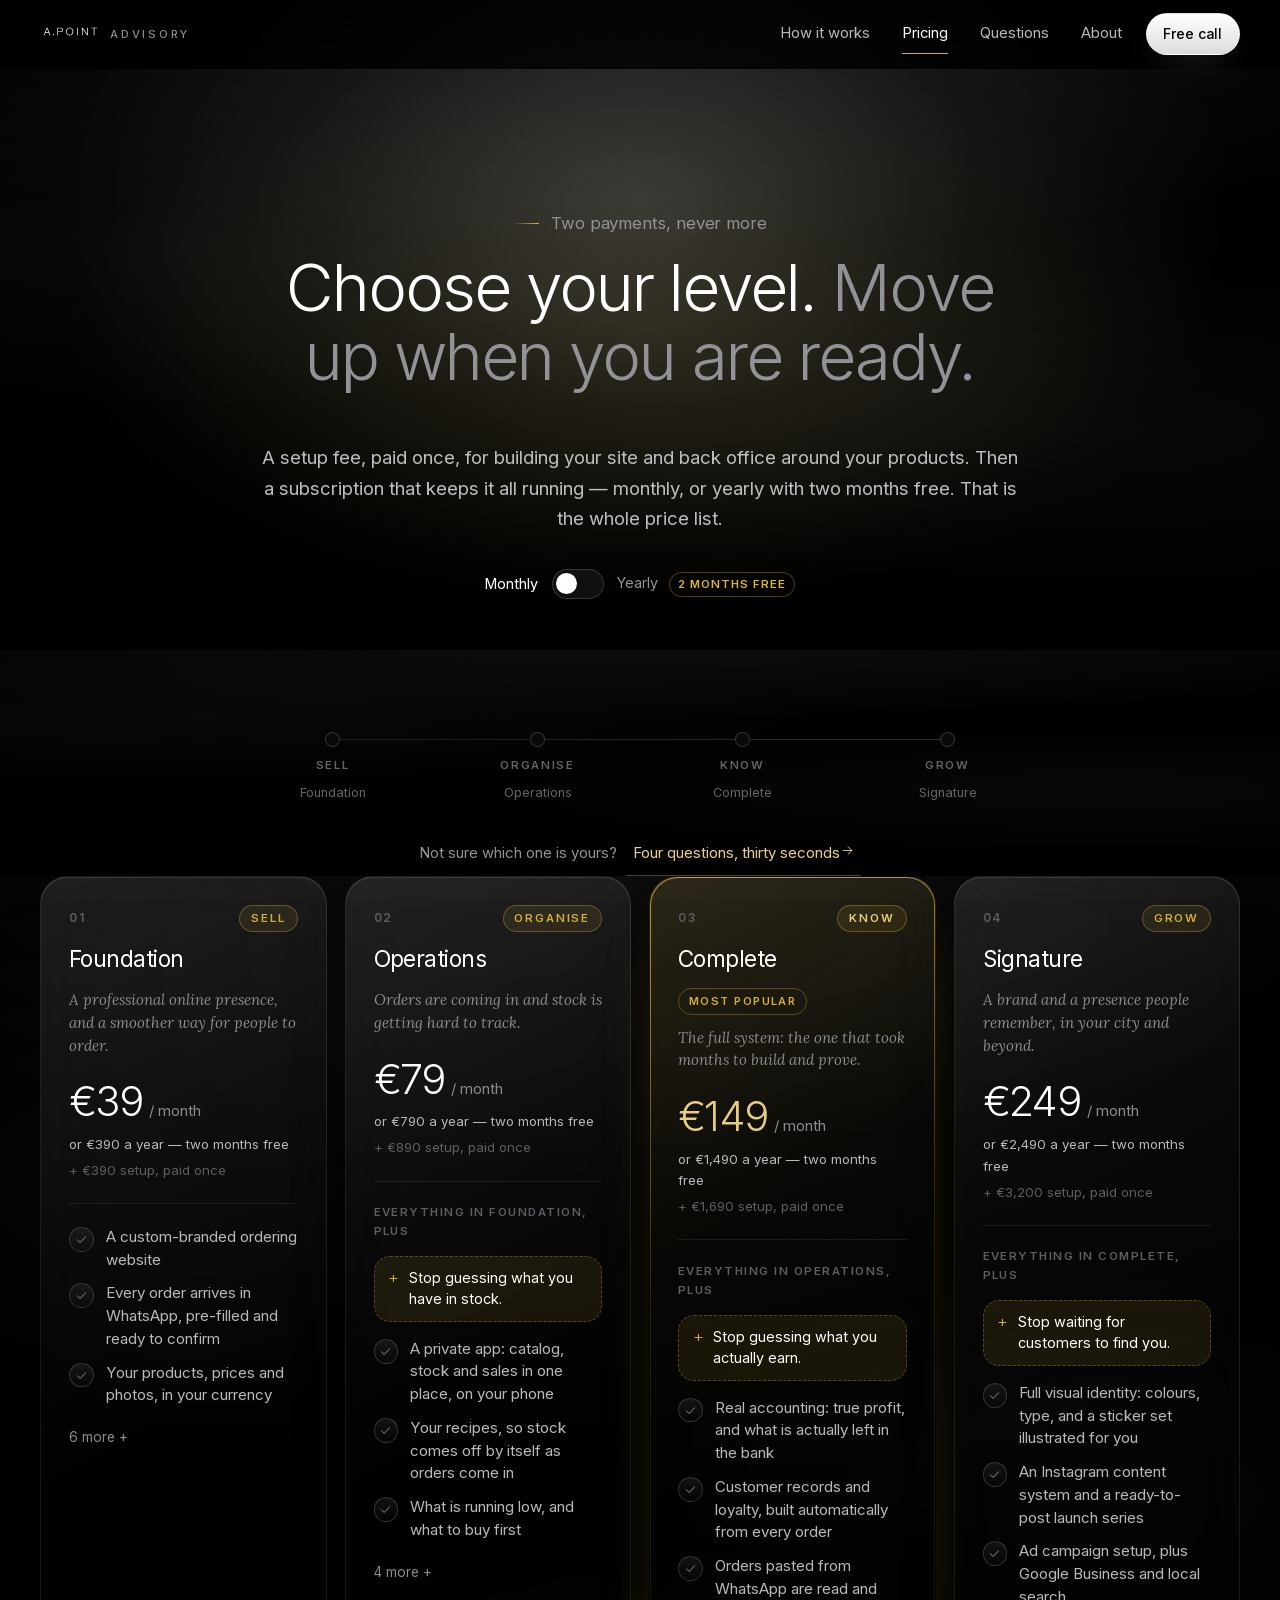
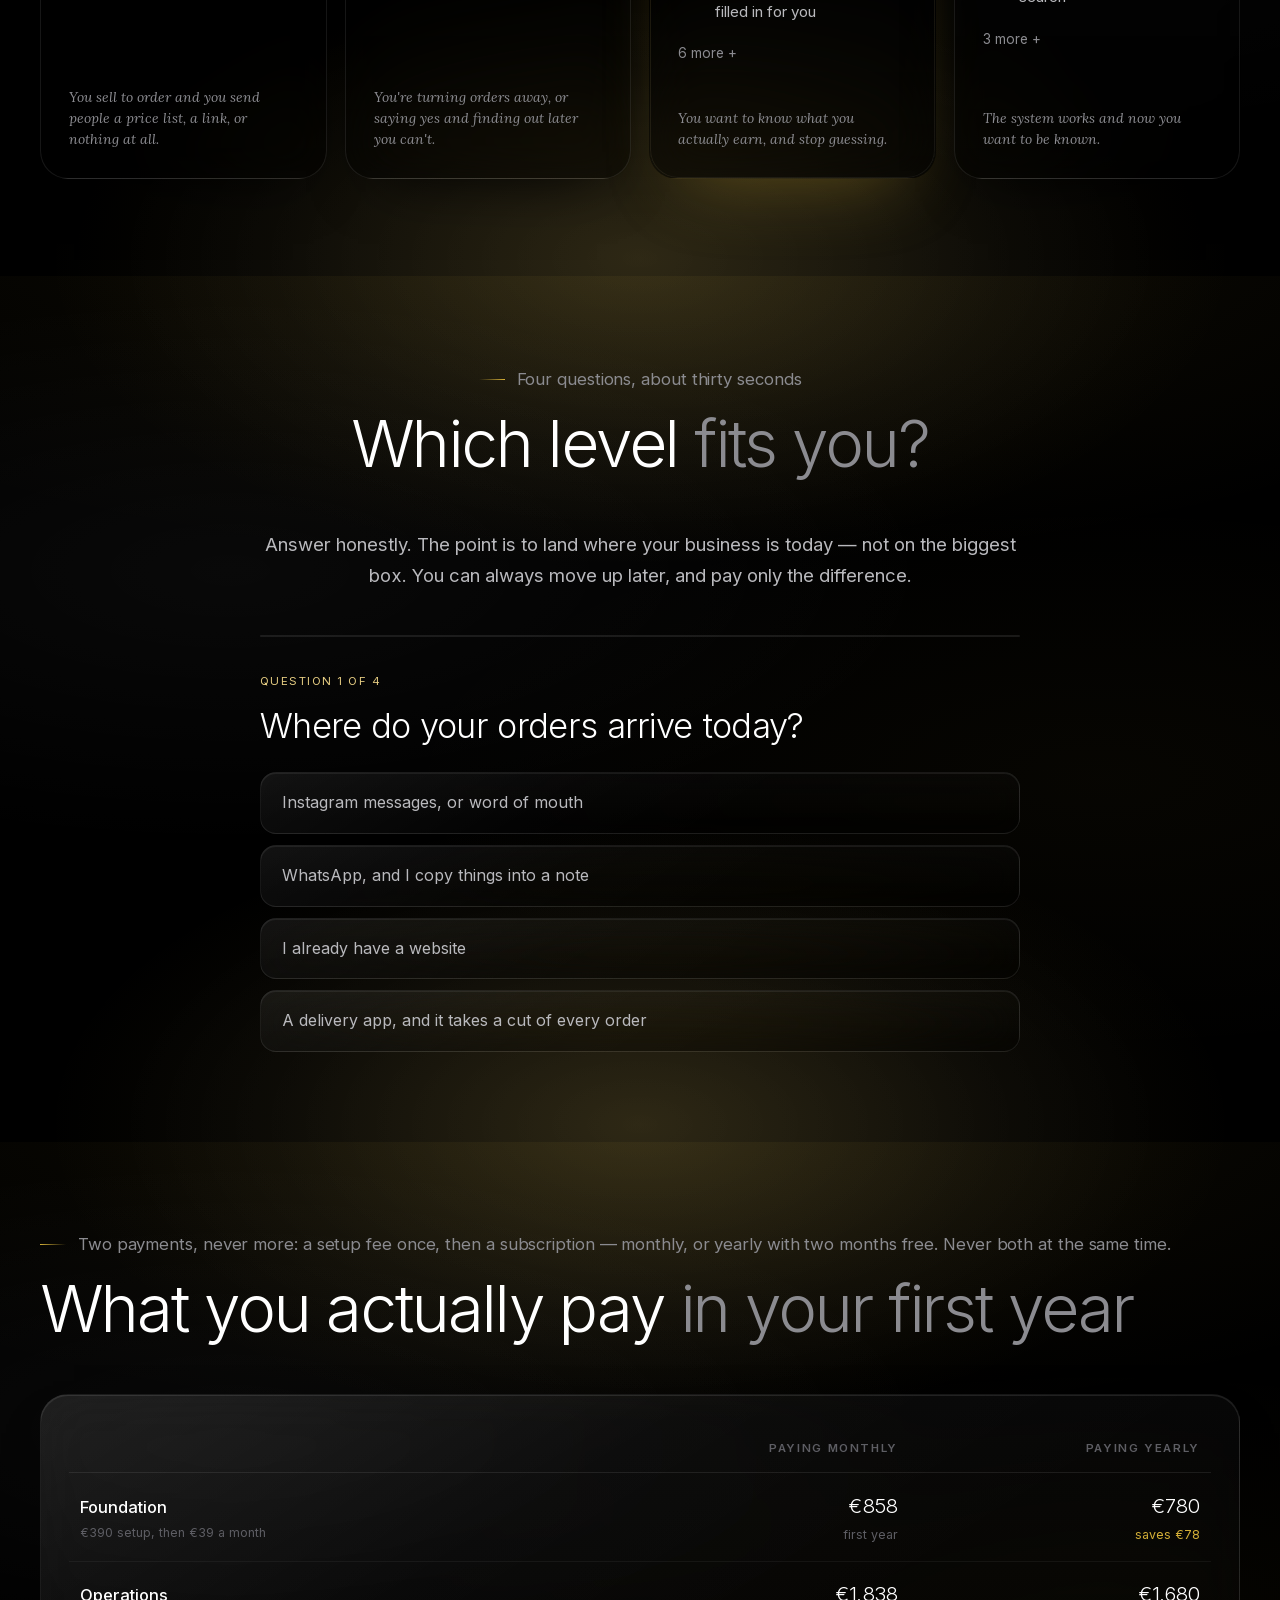
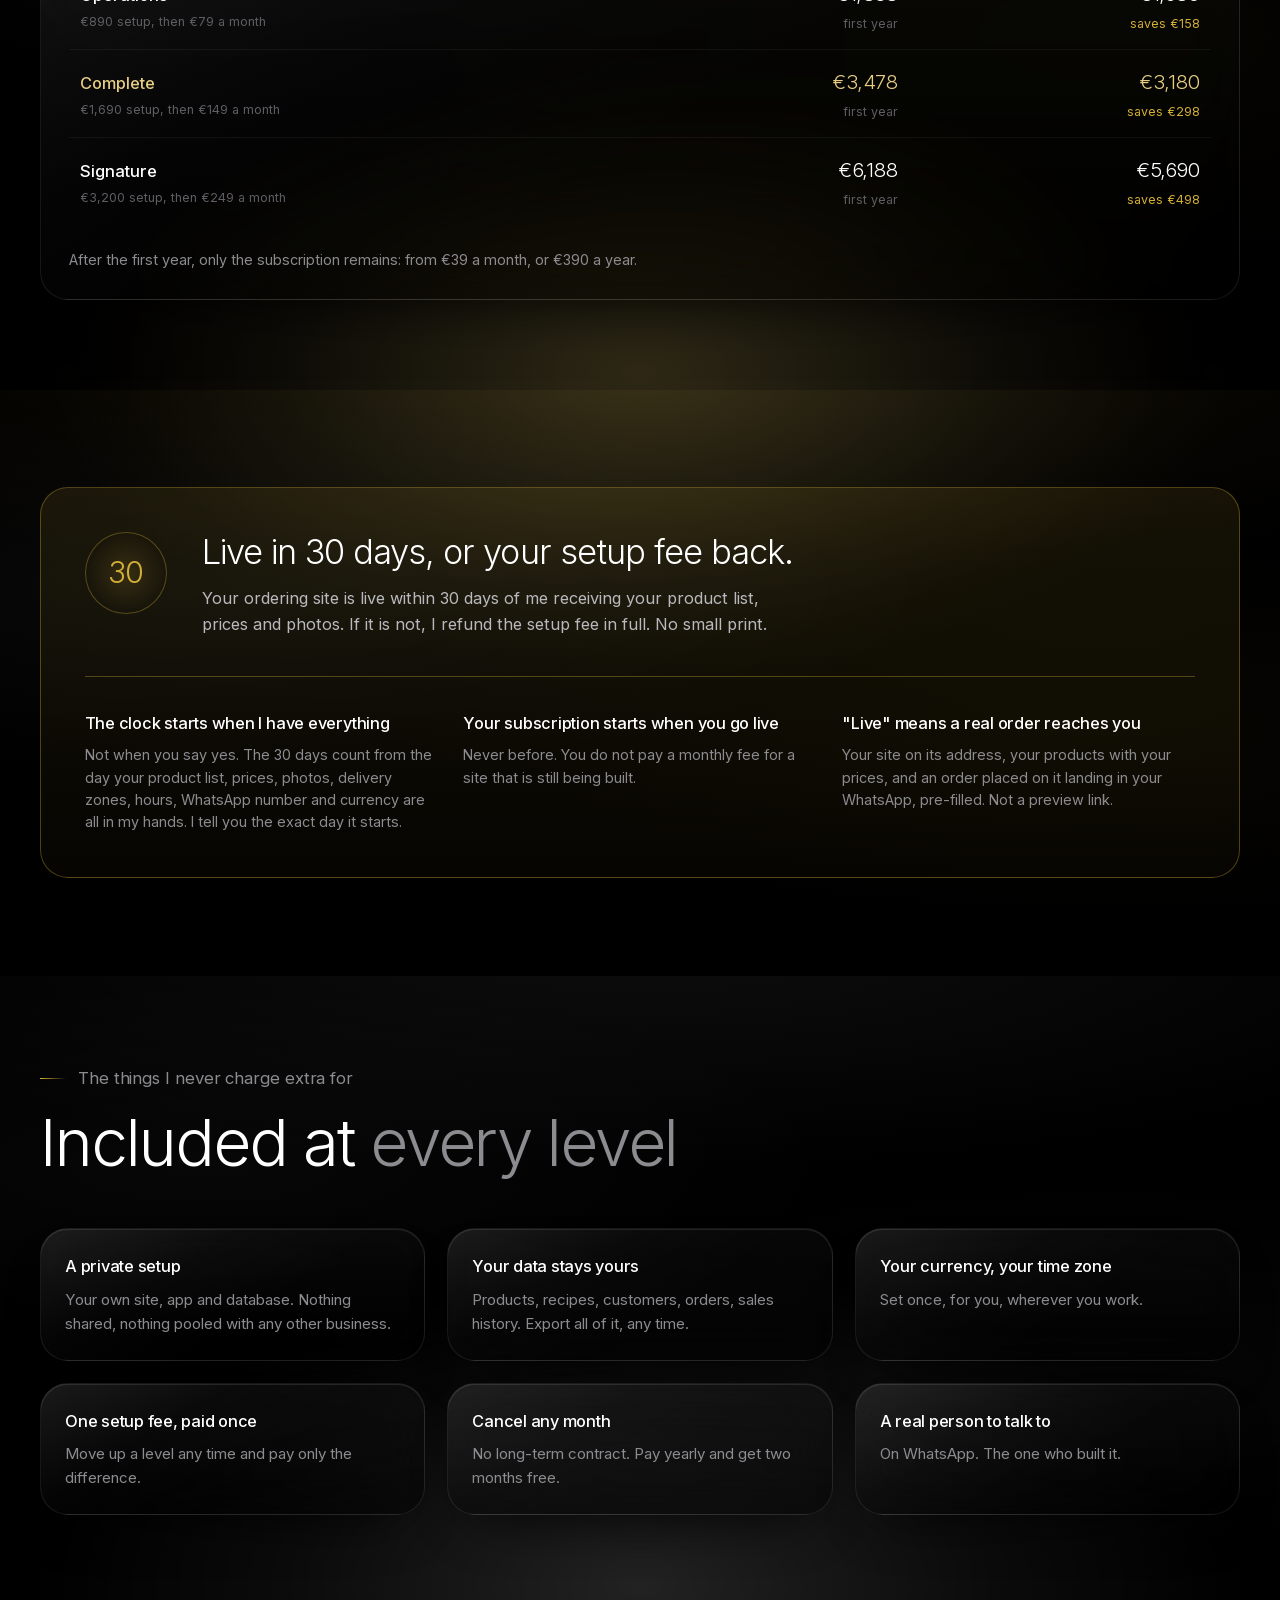
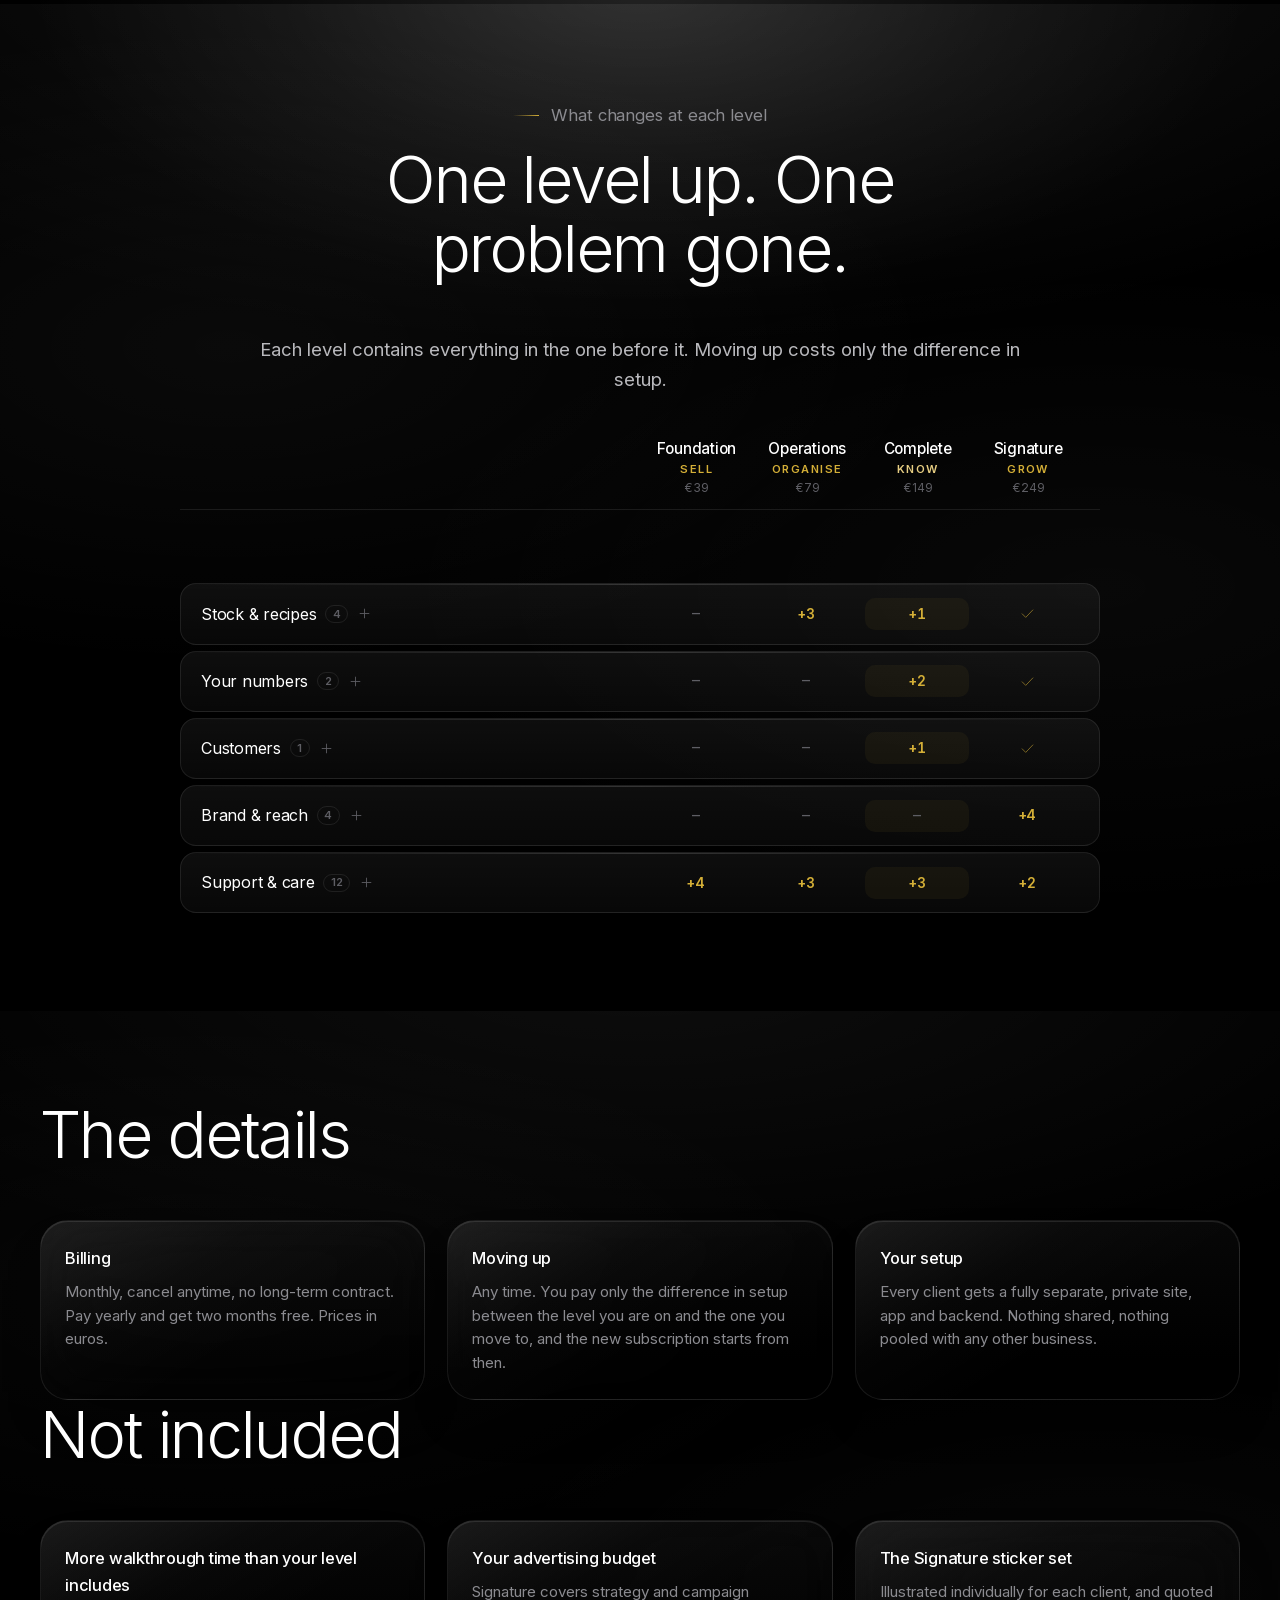
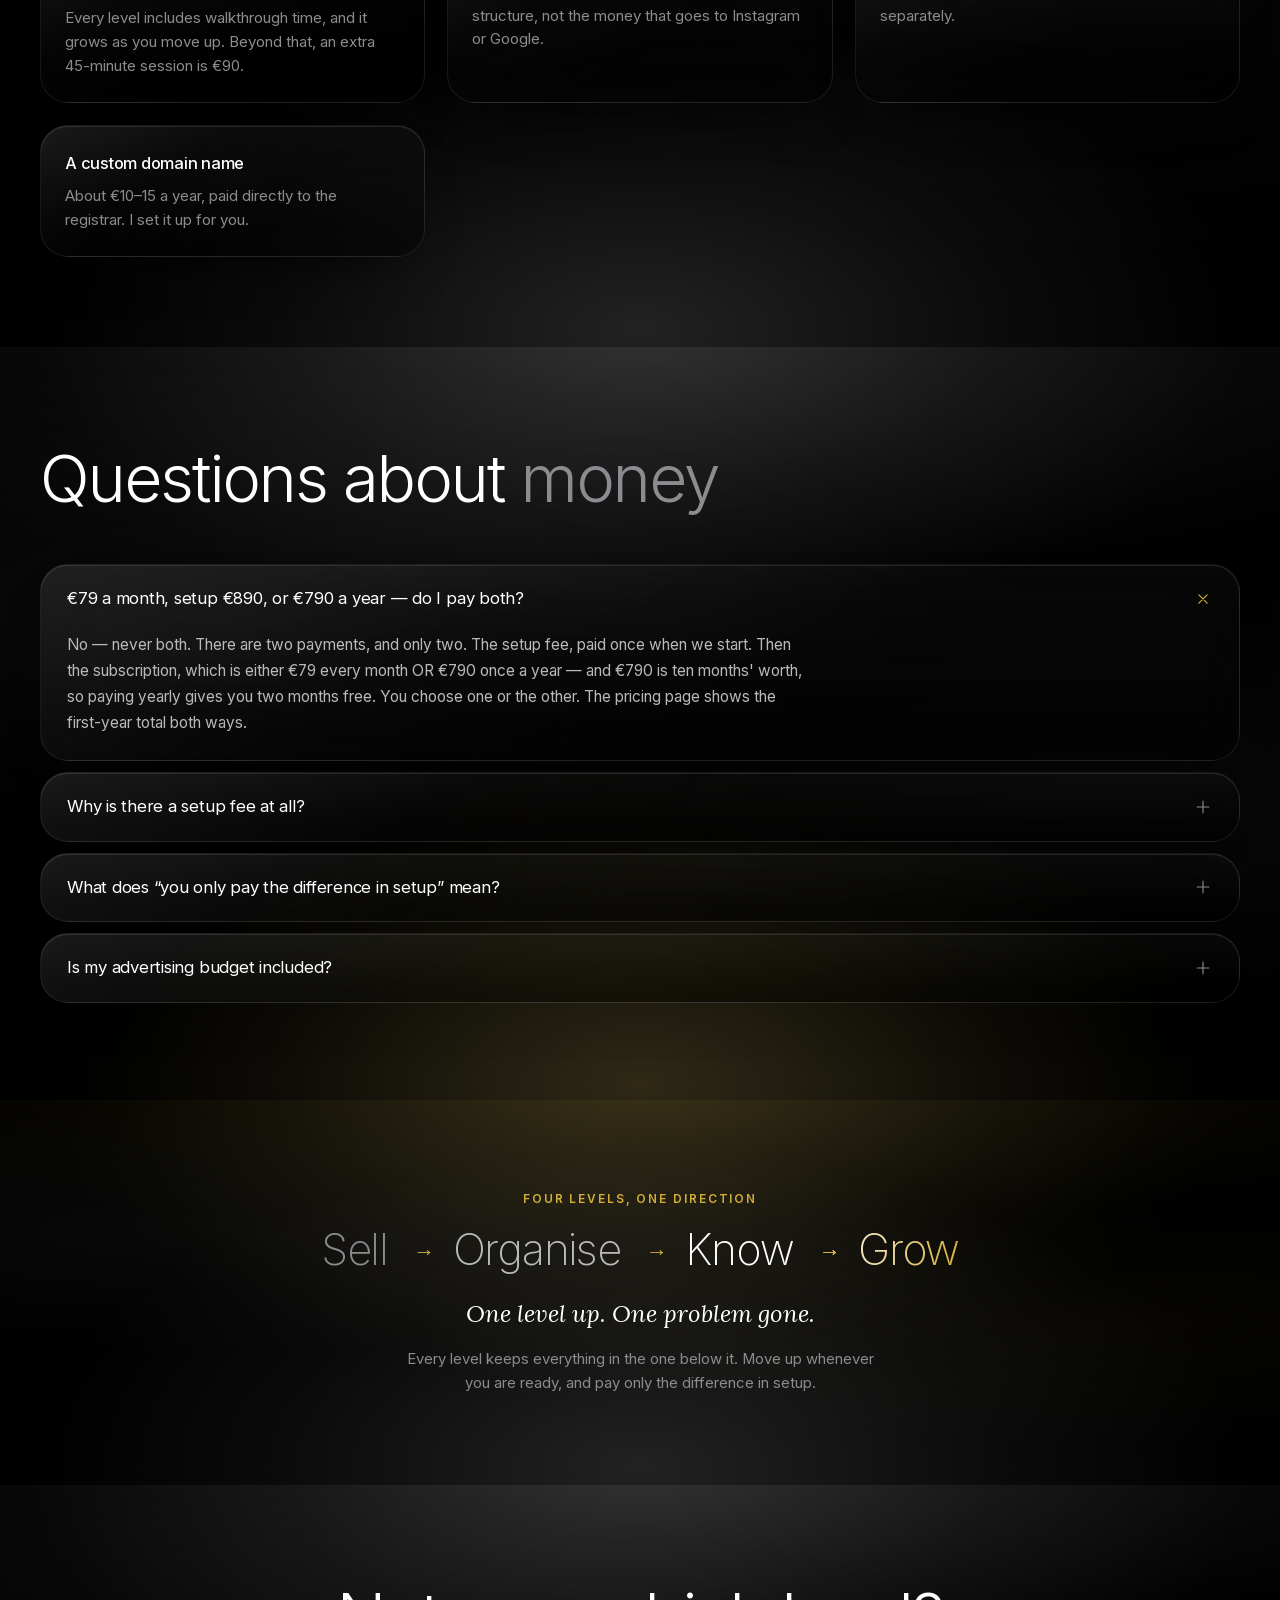
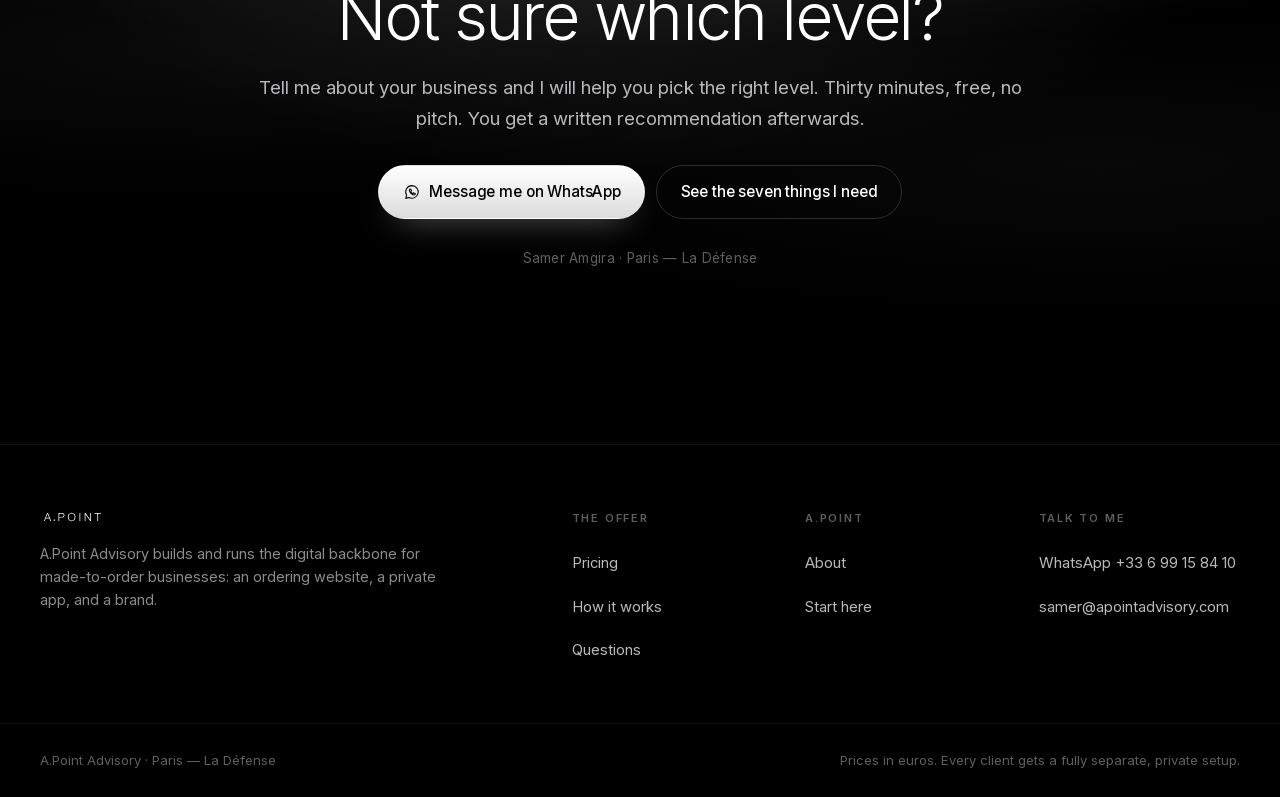
<file: pricing/index.html>
<!DOCTYPE html>
<html lang="en">
<head>
<meta charset="utf-8">
<meta name="viewport" content="width=device-width, initial-scale=1, viewport-fit=cover">
<title>Pricing · A.Point Advisory</title>
<meta name="description" content="Four levels, from €39 a month plus a setup fee paid once. Every level includes the one before it. Live in 30 days, or your setup fee back.">
<link rel="canonical" href="https://apointadvisory.com/pricing/">
<meta name="apoint-build" content="202609101136">
<meta name="color-scheme" content="dark">
<meta name="theme-color" content="#000000">

<meta property="og:type" content="website">
<meta property="og:site_name" content="A.Point Advisory">
<meta property="og:title" content="Pricing · A.Point Advisory">
<meta property="og:description" content="Four levels, from €39 a month plus a setup fee paid once. Every level includes the one before it. Live in 30 days, or your setup fee back.">
<meta property="og:url" content="https://apointadvisory.com/pricing/">
<meta property="og:image" content="https://apointadvisory.com/img/partage.png">
<meta property="og:image:width" content="1200">
<meta property="og:image:height" content="630">
<meta name="twitter:card" content="summary_large_image">

<link rel="icon" href="/favicon.svg" type="image/svg+xml">
<link rel="icon" href="/favicon-32.png" sizes="32x32" type="image/png">
<link rel="apple-touch-icon" href="/icone-180.png">
<link rel="manifest" href="/site.webmanifest">

<link rel="preload" href="/polices/inter-latin-variable.woff2" as="font" type="font/woff2" crossorigin>
<link rel="stylesheet" href="/style.css?v=202609101136">
<script type="application/ld+json">{"@context":"https://schema.org","@type":"ProfessionalService","name":"A.Point Advisory","description":"Digital operations for made-to-order businesses","url":"https://apointadvisory.com","areaServed":"Worldwide","founder":{"@type":"Person","name":"Samer Amgira"},"address":{"@type":"PostalAddress","addressLocality":"Paris","addressCountry":"FR"},"email":"samer@apointadvisory.com","telephone":"+33699158410","currenciesAccepted":"EUR","hasOfferCatalog":{"@type":"OfferCatalog","name":"Levels","itemListElement":[{"@type":"Offer","name":"Foundation","price":"39","priceCurrency":"EUR","description":"Subscription, per month. Setup fee of EUR 390, paid once."},{"@type":"Offer","name":"Operations","price":"79","priceCurrency":"EUR","description":"Subscription, per month. Setup fee of EUR 890, paid once."},{"@type":"Offer","name":"Complete","price":"149","priceCurrency":"EUR","description":"Subscription, per month. Setup fee of EUR 1690, paid once."},{"@type":"Offer","name":"Signature","price":"249","priceCurrency":"EUR","description":"Subscription, per month. Setup fee of EUR 3200, paid once."}]}}</script>
</head>
<body class="page-tarifs">
<a class="saut" href="#principal">Skip to content</a>
<header class="entete" id="entete">
  <div class="wrap entete-in">
    <a class="marque" href="/" aria-label="A.Point Advisory — home">
      <svg class="wm" aria-hidden="true" focusable="false" xmlns="http://www.w3.org/2000/svg" viewBox="0 0 5792 1428">
<!-- A·POINT — mot-marque. Lettres : Helvetica Neue Light en tracés, espacement 0.25 em, point d'or #d4af37 sur la ligne de base. -->
<g transform="translate(357,1071) scale(1,-1)">
<path fill="currentColor" transform="translate(0,0)" d="M173 280 316 646 454 280ZM281 714 -6 0H66L152 222H477L564 0H637L357 714Z"/>
<circle fill="#d4af37" cx="925" cy="75" r="75"/>
<path fill="currentColor" transform="translate(1220,0)" d="M140 364V656H374Q445 656 489.0 620.0Q533 584 533 510Q533 436 489.0 400.0Q445 364 374 364ZM72 714V0H140V306H389Q437 306 476.0 319.5Q515 333 543.0 359.5Q571 386 586.0 424.0Q601 462 601 510Q601 558 586.0 596.0Q571 634 543.0 660.5Q515 687 476.0 700.5Q437 714 389 714Z"/>
<path fill="currentColor" transform="translate(2100,0)" d="M102 357Q102 416 117.5 472.0Q133 528 165.5 572.5Q198 617 249.0 644.0Q300 671 371 671Q442 671 492.5 644.0Q543 617 575.5 572.5Q608 528 623.5 472.0Q639 416 639 357Q639 299 623.5 242.5Q608 186 575.5 141.5Q543 97 492.5 70.0Q442 43 371 43Q300 43 249.0 70.0Q198 97 165.5 141.5Q133 186 117.5 242.5Q102 299 102 357ZM34 357Q34 283 55.0 216.0Q76 149 118.0 98.0Q160 47 223.5 16.5Q287 -14 371 -14Q455 -14 518.0 16.5Q581 47 623.0 98.0Q665 149 686.0 216.0Q707 283 707 357Q707 431 686.0 498.0Q665 565 623.0 616.5Q581 668 518.0 698.5Q455 729 371 729Q287 729 223.5 698.5Q160 668 118.0 616.5Q76 565 55.0 498.0Q34 431 34 357Z"/>
<path fill="currentColor" transform="translate(3091,0)" d="M77 714V0H145V714Z"/>
<path fill="currentColor" transform="translate(3563,0)" d="M71 714V0H139V604H141L557 0H633V714H565V110H563L147 714Z"/>
<path fill="currentColor" transform="translate(4517,0)" d="M-4 714V656H244V0H312V656H561V714Z"/>
</g>
</svg>
      <span class="marque-sub">Advisory</span>
    </a>
    <nav class="nav" aria-label="Main">
        <a href="/system/">How it works</a>
        <a href="/pricing/" aria-current="page">Pricing</a>
        <a href="/faq/">Questions</a>
        <a href="/about/">About</a>
    </nav>
    <div class="entete-fin">
      <a class="btn btn-primaire btn-sm" href="https://wa.me/33699158410?text=Hi%20Samer%2C%20I%20sell%20to%20order%20and%20I%27d%20like%20to%20book%20the%20free%2030-minute%20call." target="_blank" rel="noopener"><span>Free call</span></a>
      <button class="burger" id="burger" aria-label="Open menu" aria-expanded="false" aria-controls="menu-mobile"><svg class="ic" viewBox="0 0 24 24" width="22" height="22" fill="none" stroke="currentColor" stroke-width="1.4" stroke-linecap="round" stroke-linejoin="round" aria-hidden="true"><path d="M4 7h16M4 12h16M4 17h16"/></svg></button>
    </div>
  </div>
  <div class="menu-mobile" id="menu-mobile" hidden>
    <a href="/system/">How it works</a>
    <a href="/pricing/">Pricing</a>
    <a href="/faq/">Questions</a>
    <a href="/about/">About</a>
    <a href="/start/">Start here</a>
    <a class="menu-mobile-cta" href="https://wa.me/33699158410?text=Hi%20Samer%2C%20I%20sell%20to%20order%20and%20I%27d%20like%20to%20book%20the%20free%2030-minute%20call." target="_blank" rel="noopener">Start with a free call</a>
  </div>
</header>
<main id="principal">
<section class="sec sec-tete">
  <div class="halo halo-hero" aria-hidden="true"></div>
  <div class="wrap">
    <div class="tete tete-centre">
  <p class="sur-titre">Two payments, never more</p>
  <h1 class="display">Choose your level.<span class="gris"> Move up when you are ready.</span></h1>
</div>
    <p class="intro intro-centre">A setup fee, paid once, for building your site and back office around your products. Then a subscription that keeps it all running — monthly, or yearly with two months free. That is the whole price list.</p>
    <div class="bascule" id="bascule" hidden>
      <span class="bascule-lab" id="bascule-lab-m">Monthly</span>
      <button type="button" class="bascule-btn" id="bascule-btn" role="switch" aria-checked="false" aria-labelledby="bascule-lab-m bascule-lab-a"><span class="bascule-pion"></span></button>
      <span class="bascule-lab" id="bascule-lab-a">Yearly <span class="bascule-eco">2 months free</span></span>
    </div>
  </div>
</section>

<section id="jauge-sec" class="sec sec-collee sec-jauge">
  <div class="wrap ">
    <div class="jauge" id="jauge" data-ici="You are here:">
      <ol class="jauge-rail">
        <li class="jauge-pas" data-niveau="foundation"><span class="jauge-pt" aria-hidden="true"></span><span class="jauge-mot">Sell</span><span class="jauge-nom">Foundation</span></li>
        <li class="jauge-pas" data-niveau="operations"><span class="jauge-pt" aria-hidden="true"></span><span class="jauge-mot">Organise</span><span class="jauge-nom">Operations</span></li>
        <li class="jauge-pas" data-niveau="complete"><span class="jauge-pt" aria-hidden="true"></span><span class="jauge-mot">Know</span><span class="jauge-nom">Complete</span></li>
        <li class="jauge-pas" data-niveau="signature"><span class="jauge-pt" aria-hidden="true"></span><span class="jauge-mot">Grow</span><span class="jauge-nom">Signature</span></li>
      </ol>
      <p class="jauge-etat" id="jauge-etat" aria-live="polite">Not sure which one is yours? <a class="lien-fort" href="#choisir">Four questions, thirty seconds<svg class="ic" viewBox="0 0 24 24" width="15" height="15" fill="none" stroke="currentColor" stroke-width="1.4" stroke-linecap="round" stroke-linejoin="round" aria-hidden="true"><path d="M5 12h14M13 6l6 6-6 6"/></svg></a></p>
    </div>
  </div>
</section>

<section id="niveaux" class="sec sec-collee">
  <div class="wrap ">
    <div class="grille-4 niveaux">
<article class="niveau" data-niveau="foundation" data-mois="39" data-an="390" data-install="390">
  <div class="niveau-tete">
    <p class="niveau-num">01<span class="niveau-verbe">Sell</span></p>
    <h3>Foundation</h3>
  </div>
  <p class="niveau-pour">A professional online presence, and a smoother way for people to order.</p>
  <div class="niveau-prix">
    <p class="prix"><span class="prix-mt" data-prix>€39</span><span class="prix-per" data-per>/ month</span></p>
    <p class="prix-note" data-note>or €390 a year — two months free</p>
    <p class="prix-setup">+ €390 setup, paid once</p>
  </div>
  
  <ul class="liste-check">
  <li><span class="pastille"><svg class="ic" viewBox="0 0 24 24" width="16" height="16" fill="none" stroke="currentColor" stroke-width="1.4" stroke-linecap="round" stroke-linejoin="round" aria-hidden="true"><path d="M4.5 12.5l5 5L19.5 7"/></svg></span><span>A custom-branded ordering website</span></li>
  <li><span class="pastille"><svg class="ic" viewBox="0 0 24 24" width="16" height="16" fill="none" stroke="currentColor" stroke-width="1.4" stroke-linecap="round" stroke-linejoin="round" aria-hidden="true"><path d="M4.5 12.5l5 5L19.5 7"/></svg></span><span>Every order arrives in WhatsApp, pre-filled and ready to confirm</span></li>
  <li><span class="pastille"><svg class="ic" viewBox="0 0 24 24" width="16" height="16" fill="none" stroke="currentColor" stroke-width="1.4" stroke-linecap="round" stroke-linejoin="round" aria-hidden="true"><path d="M4.5 12.5l5 5L19.5 7"/></svg></span><span>Your products, prices and photos, in your currency</span></li>
</ul>
  <details class="niveau-plus">
    <summary><span class="niveau-plus-ouvrir">6 more</span><span class="niveau-plus-fermer">Show less</span></summary>
    <ul class="liste-check">
  <li><span class="pastille"><svg class="ic" viewBox="0 0 24 24" width="16" height="16" fill="none" stroke="currentColor" stroke-width="1.4" stroke-linecap="round" stroke-linejoin="round" aria-hidden="true"><path d="M4.5 12.5l5 5L19.5 7"/></svg></span><span>Delivery zones and fees added to the order automatically</span></li>
  <li><span class="pastille"><svg class="ic" viewBox="0 0 24 24" width="16" height="16" fill="none" stroke="currentColor" stroke-width="1.4" stroke-linecap="round" stroke-linejoin="round" aria-hidden="true"><path d="M4.5 12.5l5 5L19.5 7"/></svg></span><span>Opening days and hours, in your time zone</span></li>
  <li><span class="pastille"><svg class="ic" viewBox="0 0 24 24" width="16" height="16" fill="none" stroke="currentColor" stroke-width="1.4" stroke-linecap="round" stroke-linejoin="round" aria-hidden="true"><path d="M4.5 12.5l5 5L19.5 7"/></svg></span><span>Hosting, uptime and content updates handled for you</span></li>
  <li><span class="pastille"><svg class="ic" viewBox="0 0 24 24" width="16" height="16" fill="none" stroke="currentColor" stroke-width="1.4" stroke-linecap="round" stroke-linejoin="round" aria-hidden="true"><path d="M4.5 12.5l5 5L19.5 7"/></svg></span><span>A 30-minute walkthrough the day you go live, and a one-page guide</span></li>
  <li><span class="pastille"><svg class="ic" viewBox="0 0 24 24" width="16" height="16" fill="none" stroke="currentColor" stroke-width="1.4" stroke-linecap="round" stroke-linejoin="round" aria-hidden="true"><path d="M4.5 12.5l5 5L19.5 7"/></svg></span><span>Support on WhatsApp, usually within a working day</span></li>
  <li><span class="pastille"><svg class="ic" viewBox="0 0 24 24" width="16" height="16" fill="none" stroke="currentColor" stroke-width="1.4" stroke-linecap="round" stroke-linejoin="round" aria-hidden="true"><path d="M4.5 12.5l5 5L19.5 7"/></svg></span><span>Pause for up to one month a year — nothing is deleted</span></li>
</ul>
  </details>
  <p class="niveau-quand">You sell to order and you send people a price list, a link, or nothing at all.</p>
</article>
<article class="niveau" data-niveau="operations" data-mois="79" data-an="790" data-install="890">
  <div class="niveau-tete">
    <p class="niveau-num">02<span class="niveau-verbe">Organise</span></p>
    <h3>Operations</h3>
  </div>
  <p class="niveau-pour">Orders are coming in and stock is getting hard to track.</p>
  <div class="niveau-prix">
    <p class="prix"><span class="prix-mt" data-prix>€79</span><span class="prix-per" data-per>/ month</span></p>
    <p class="prix-note" data-note>or €790 a year — two months free</p>
    <p class="prix-setup">+ €890 setup, paid once</p>
  </div>
  <p class="niveau-herite">Everything in Foundation, plus</p>
  <p class="montee" aria-hidden="false"><span class="montee-plus">+</span><span class="montee-txt">Stop guessing what you have in stock.</span></p>
  <ul class="liste-check">
  <li><span class="pastille"><svg class="ic" viewBox="0 0 24 24" width="16" height="16" fill="none" stroke="currentColor" stroke-width="1.4" stroke-linecap="round" stroke-linejoin="round" aria-hidden="true"><path d="M4.5 12.5l5 5L19.5 7"/></svg></span><span>A private app: catalog, stock and sales in one place, on your phone</span></li>
  <li><span class="pastille"><svg class="ic" viewBox="0 0 24 24" width="16" height="16" fill="none" stroke="currentColor" stroke-width="1.4" stroke-linecap="round" stroke-linejoin="round" aria-hidden="true"><path d="M4.5 12.5l5 5L19.5 7"/></svg></span><span>Your recipes, so stock comes off by itself as orders come in</span></li>
  <li><span class="pastille"><svg class="ic" viewBox="0 0 24 24" width="16" height="16" fill="none" stroke="currentColor" stroke-width="1.4" stroke-linecap="round" stroke-linejoin="round" aria-hidden="true"><path d="M4.5 12.5l5 5L19.5 7"/></svg></span><span>What is running low, and what to buy first</span></li>
</ul>
  <details class="niveau-plus">
    <summary><span class="niveau-plus-ouvrir">4 more</span><span class="niveau-plus-fermer">Show less</span></summary>
    <ul class="liste-check">
  <li><span class="pastille"><svg class="ic" viewBox="0 0 24 24" width="16" height="16" fill="none" stroke="currentColor" stroke-width="1.4" stroke-linecap="round" stroke-linejoin="round" aria-hidden="true"><path d="M4.5 12.5l5 5L19.5 7"/></svg></span><span>Change a price, add a product or close a day, from your phone</span></li>
  <li><span class="pastille"><svg class="ic" viewBox="0 0 24 24" width="16" height="16" fill="none" stroke="currentColor" stroke-width="1.4" stroke-linecap="round" stroke-linejoin="round" aria-hidden="true"><path d="M4.5 12.5l5 5L19.5 7"/></svg></span><span>Priority support: usually a few hours, not a day</span></li>
  <li><span class="pastille"><svg class="ic" viewBox="0 0 24 24" width="16" height="16" fill="none" stroke="currentColor" stroke-width="1.4" stroke-linecap="round" stroke-linejoin="round" aria-hidden="true"><path d="M4.5 12.5l5 5L19.5 7"/></svg></span><span>A full hour of walkthrough, plus a follow-up session within 90 days</span></li>
  <li><span class="pastille"><svg class="ic" viewBox="0 0 24 24" width="16" height="16" fill="none" stroke="currentColor" stroke-width="1.4" stroke-linecap="round" stroke-linejoin="round" aria-hidden="true"><path d="M4.5 12.5l5 5L19.5 7"/></svg></span><span>Pause for up to two months a year</span></li>
</ul>
  </details>
  <p class="niveau-quand">You're turning orders away, or saying yes and finding out later you can't.</p>
</article>
<article class="niveau niveau-phare" data-niveau="complete" data-mois="149" data-an="1490" data-install="1690">
  <div class="niveau-tete">
    <p class="niveau-num">03<span class="niveau-verbe">Know</span></p>
    <h3>Complete</h3>
    <p class="niveau-badge">Most popular</p>
  </div>
  <p class="niveau-pour">The full system: the one that took months to build and prove.</p>
  <div class="niveau-prix">
    <p class="prix"><span class="prix-mt" data-prix>€149</span><span class="prix-per" data-per>/ month</span></p>
    <p class="prix-note" data-note>or €1,490 a year — two months free</p>
    <p class="prix-setup">+ €1,690 setup, paid once</p>
  </div>
  <p class="niveau-herite">Everything in Operations, plus</p>
  <p class="montee" aria-hidden="false"><span class="montee-plus">+</span><span class="montee-txt">Stop guessing what you actually earn.</span></p>
  <ul class="liste-check">
  <li><span class="pastille"><svg class="ic" viewBox="0 0 24 24" width="16" height="16" fill="none" stroke="currentColor" stroke-width="1.4" stroke-linecap="round" stroke-linejoin="round" aria-hidden="true"><path d="M4.5 12.5l5 5L19.5 7"/></svg></span><span>Real accounting: true profit, and what is actually left in the bank</span></li>
  <li><span class="pastille"><svg class="ic" viewBox="0 0 24 24" width="16" height="16" fill="none" stroke="currentColor" stroke-width="1.4" stroke-linecap="round" stroke-linejoin="round" aria-hidden="true"><path d="M4.5 12.5l5 5L19.5 7"/></svg></span><span>Customer records and loyalty, built automatically from every order</span></li>
  <li><span class="pastille"><svg class="ic" viewBox="0 0 24 24" width="16" height="16" fill="none" stroke="currentColor" stroke-width="1.4" stroke-linecap="round" stroke-linejoin="round" aria-hidden="true"><path d="M4.5 12.5l5 5L19.5 7"/></svg></span><span>Orders pasted from WhatsApp are read and filled in for you</span></li>
</ul>
  <details class="niveau-plus">
    <summary><span class="niveau-plus-ouvrir">6 more</span><span class="niveau-plus-fermer">Show less</span></summary>
    <ul class="liste-check">
  <li><span class="pastille"><svg class="ic" viewBox="0 0 24 24" width="16" height="16" fill="none" stroke="currentColor" stroke-width="1.4" stroke-linecap="round" stroke-linejoin="round" aria-hidden="true"><path d="M4.5 12.5l5 5L19.5 7"/></svg></span><span>Daily production limits, so you never take on more than you can make</span></li>
  <li><span class="pastille"><svg class="ic" viewBox="0 0 24 24" width="16" height="16" fill="none" stroke="currentColor" stroke-width="1.4" stroke-linecap="round" stroke-linejoin="round" aria-hidden="true"><path d="M4.5 12.5l5 5L19.5 7"/></svg></span><span>A live link between site and app: full days close themselves</span></li>
  <li><span class="pastille"><svg class="ic" viewBox="0 0 24 24" width="16" height="16" fill="none" stroke="currentColor" stroke-width="1.4" stroke-linecap="round" stroke-linejoin="round" aria-hidden="true"><path d="M4.5 12.5l5 5L19.5 7"/></svg></span><span>Automatic daily backups, and a restore that has been tested</span></li>
  <li><span class="pastille"><svg class="ic" viewBox="0 0 24 24" width="16" height="16" fill="none" stroke="currentColor" stroke-width="1.4" stroke-linecap="round" stroke-linejoin="round" aria-hidden="true"><path d="M4.5 12.5l5 5L19.5 7"/></svg></span><span>A review of your numbers with me every quarter</span></li>
  <li><span class="pastille"><svg class="ic" viewBox="0 0 24 24" width="16" height="16" fill="none" stroke="currentColor" stroke-width="1.4" stroke-linecap="round" stroke-linejoin="round" aria-hidden="true"><path d="M4.5 12.5l5 5L19.5 7"/></svg></span><span>Two hours of walkthrough, then two refresher sessions every year</span></li>
  <li><span class="pastille"><svg class="ic" viewBox="0 0 24 24" width="16" height="16" fill="none" stroke="currentColor" stroke-width="1.4" stroke-linecap="round" stroke-linejoin="round" aria-hidden="true"><path d="M4.5 12.5l5 5L19.5 7"/></svg></span><span>Pause for up to three months a year</span></li>
</ul>
  </details>
  <p class="niveau-quand">You want to know what you actually earn, and stop guessing.</p>
</article>
<article class="niveau" data-niveau="signature" data-mois="249" data-an="2490" data-install="3200">
  <div class="niveau-tete">
    <p class="niveau-num">04<span class="niveau-verbe">Grow</span></p>
    <h3>Signature</h3>
  </div>
  <p class="niveau-pour">A brand and a presence people remember, in your city and beyond.</p>
  <div class="niveau-prix">
    <p class="prix"><span class="prix-mt" data-prix>€249</span><span class="prix-per" data-per>/ month</span></p>
    <p class="prix-note" data-note>or €2,490 a year — two months free</p>
    <p class="prix-setup">+ €3,200 setup, paid once</p>
  </div>
  <p class="niveau-herite">Everything in Complete, plus</p>
  <p class="montee" aria-hidden="false"><span class="montee-plus">+</span><span class="montee-txt">Stop waiting for customers to find you.</span></p>
  <ul class="liste-check">
  <li><span class="pastille"><svg class="ic" viewBox="0 0 24 24" width="16" height="16" fill="none" stroke="currentColor" stroke-width="1.4" stroke-linecap="round" stroke-linejoin="round" aria-hidden="true"><path d="M4.5 12.5l5 5L19.5 7"/></svg></span><span>Full visual identity: colours, type, and a sticker set illustrated for you</span></li>
  <li><span class="pastille"><svg class="ic" viewBox="0 0 24 24" width="16" height="16" fill="none" stroke="currentColor" stroke-width="1.4" stroke-linecap="round" stroke-linejoin="round" aria-hidden="true"><path d="M4.5 12.5l5 5L19.5 7"/></svg></span><span>An Instagram content system and a ready-to-post launch series</span></li>
  <li><span class="pastille"><svg class="ic" viewBox="0 0 24 24" width="16" height="16" fill="none" stroke="currentColor" stroke-width="1.4" stroke-linecap="round" stroke-linejoin="round" aria-hidden="true"><path d="M4.5 12.5l5 5L19.5 7"/></svg></span><span>Ad campaign setup, plus Google Business and local search</span></li>
</ul>
  <details class="niveau-plus">
    <summary><span class="niveau-plus-ouvrir">3 more</span><span class="niveau-plus-fermer">Show less</span></summary>
    <ul class="liste-check">
  <li><span class="pastille"><svg class="ic" viewBox="0 0 24 24" width="16" height="16" fill="none" stroke="currentColor" stroke-width="1.4" stroke-linecap="round" stroke-linejoin="round" aria-hidden="true"><path d="M4.5 12.5l5 5L19.5 7"/></svg></span><span>The brand kit, yours to hand to anyone who works with you</span></li>
  <li><span class="pastille"><svg class="ic" viewBox="0 0 24 24" width="16" height="16" fill="none" stroke="currentColor" stroke-width="1.4" stroke-linecap="round" stroke-linejoin="round" aria-hidden="true"><path d="M4.5 12.5l5 5L19.5 7"/></svg></span><span>A monthly call: your numbers, your content, and what to do next</span></li>
  <li><span class="pastille"><svg class="ic" viewBox="0 0 24 24" width="16" height="16" fill="none" stroke="currentColor" stroke-width="1.4" stroke-linecap="round" stroke-linejoin="round" aria-hidden="true"><path d="M4.5 12.5l5 5L19.5 7"/></svg></span><span>Walkthrough sessions whenever you need them, for as long as you stay</span></li>
</ul>
  </details>
  <p class="niveau-quand">The system works and now you want to be known.</p>
</article>
    </div>
  </div>
</section>

<section id="choisir" class="sec sec-serree sec-halo">
  <div class="halo halo-or" aria-hidden="true"></div>
  <div class="wrap ">
    <div class="tete tete-centre">
  <p class="sur-titre">Four questions, about thirty seconds</p>
  <h2 class="display">Which level<span class="gris"> fits you?</span></h2>
</div>
    <p class="intro intro-centre">Answer honestly. The point is to land where your business is today — not on the biggest box. You can always move up later, and pay only the difference.</p>
    <div class="selecteur" id="selecteur" hidden
         data-wa="https://wa.me/33699158410" data-message="Hi Samer, I answered the four questions on your site." data-total="4">
      <div class="sel-jauge" aria-hidden="true"><span id="sel-jauge-barre"></span></div>
      <form id="sel-form" class="sel-form">
      <fieldset class="sel-q" data-cle="orders">
        <legend class="sel-num">Question 1 of 4</legend>
        <p class="sel-titre">Where do your orders arrive today?</p>
        <div class="sel-reps">
          <button type="button" class="sel-rep" data-poids='{"foundation": 3}' data-note="my orders arrive in Instagram messages"><span class="sel-rep-txt">Instagram messages, or word of mouth</span><svg class="ic" viewBox="0 0 24 24" width="16" height="16" fill="none" stroke="currentColor" stroke-width="1.4" stroke-linecap="round" stroke-linejoin="round" aria-hidden="true"><path d="M5 12h14M13 6l6 6-6 6"/></svg></button>
          <button type="button" class="sel-rep" data-poids='{"foundation": 2, "operations": 1}' data-note="my orders arrive on WhatsApp and I copy them into a note"><span class="sel-rep-txt">WhatsApp, and I copy things into a note</span><svg class="ic" viewBox="0 0 24 24" width="16" height="16" fill="none" stroke="currentColor" stroke-width="1.4" stroke-linecap="round" stroke-linejoin="round" aria-hidden="true"><path d="M5 12h14M13 6l6 6-6 6"/></svg></button>
          <button type="button" class="sel-rep" data-poids='{"operations": 3}' data-note="I already have a website"><span class="sel-rep-txt">I already have a website</span><svg class="ic" viewBox="0 0 24 24" width="16" height="16" fill="none" stroke="currentColor" stroke-width="1.4" stroke-linecap="round" stroke-linejoin="round" aria-hidden="true"><path d="M5 12h14M13 6l6 6-6 6"/></svg></button>
          <button type="button" class="sel-rep" data-poids='{"operations": 2, "complete": 1}' data-note="a delivery app takes a cut of every order"><span class="sel-rep-txt">A delivery app, and it takes a cut of every order</span><svg class="ic" viewBox="0 0 24 24" width="16" height="16" fill="none" stroke="currentColor" stroke-width="1.4" stroke-linecap="round" stroke-linejoin="round" aria-hidden="true"><path d="M5 12h14M13 6l6 6-6 6"/></svg></button>
        </div>
      </fieldset>
      <fieldset class="sel-q" data-cle="stock" hidden>
        <legend class="sel-num">Question 2 of 4</legend>
        <p class="sel-titre">Do you know what you have in stock, right now?</p>
        <div class="sel-reps">
          <button type="button" class="sel-rep" data-poids='{"foundation": 1, "operations": 2}' data-note="I keep my stock in my head"><span class="sel-rep-txt">In my head, and it mostly works</span><svg class="ic" viewBox="0 0 24 24" width="16" height="16" fill="none" stroke="currentColor" stroke-width="1.4" stroke-linecap="round" stroke-linejoin="round" aria-hidden="true"><path d="M5 12h14M13 6l6 6-6 6"/></svg></button>
          <button type="button" class="sel-rep" data-poids='{"operations": 3}' data-note="I keep my stock in a notebook or a spreadsheet"><span class="sel-rep-txt">In a notebook or a spreadsheet</span><svg class="ic" viewBox="0 0 24 24" width="16" height="16" fill="none" stroke="currentColor" stroke-width="1.4" stroke-linecap="round" stroke-linejoin="round" aria-hidden="true"><path d="M5 12h14M13 6l6 6-6 6"/></svg></button>
          <button type="button" class="sel-rep" data-poids='{"operations": 3, "complete": 1}' data-note="I find out what I am missing when I start making"><span class="sel-rep-txt">Not really — I find out when I start making</span><svg class="ic" viewBox="0 0 24 24" width="16" height="16" fill="none" stroke="currentColor" stroke-width="1.4" stroke-linecap="round" stroke-linejoin="round" aria-hidden="true"><path d="M5 12h14M13 6l6 6-6 6"/></svg></button>
          <button type="button" class="sel-rep" data-poids='{"foundation": 2}' data-note="I buy ingredients for each order"><span class="sel-rep-txt">I hold none — I buy for each order</span><svg class="ic" viewBox="0 0 24 24" width="16" height="16" fill="none" stroke="currentColor" stroke-width="1.4" stroke-linecap="round" stroke-linejoin="round" aria-hidden="true"><path d="M5 12h14M13 6l6 6-6 6"/></svg></button>
        </div>
      </fieldset>
      <fieldset class="sel-q" data-cle="profit" hidden>
        <legend class="sel-num">Question 3 of 4</legend>
        <p class="sel-titre">Do you know what each product actually earns you?</p>
        <div class="sel-reps">
          <button type="button" class="sel-rep" data-poids='{"complete": 3}' data-note="I do not know what each product earns me"><span class="sel-rep-txt">Honestly, no</span><svg class="ic" viewBox="0 0 24 24" width="16" height="16" fill="none" stroke="currentColor" stroke-width="1.4" stroke-linecap="round" stroke-linejoin="round" aria-hidden="true"><path d="M5 12h14M13 6l6 6-6 6"/></svg></button>
          <button type="button" class="sel-rep" data-poids='{"complete": 2, "operations": 1}' data-note="I price by feel"><span class="sel-rep-txt">Roughly — I price by feel</span><svg class="ic" viewBox="0 0 24 24" width="16" height="16" fill="none" stroke="currentColor" stroke-width="1.4" stroke-linecap="round" stroke-linejoin="round" aria-hidden="true"><path d="M5 12h14M13 6l6 6-6 6"/></svg></button>
          <button type="button" class="sel-rep" data-poids='{"complete": 1, "signature": 1}' data-note="I work out my own margins"><span class="sel-rep-txt">Yes, I work it out myself</span><svg class="ic" viewBox="0 0 24 24" width="16" height="16" fill="none" stroke="currentColor" stroke-width="1.4" stroke-linecap="round" stroke-linejoin="round" aria-hidden="true"><path d="M5 12h14M13 6l6 6-6 6"/></svg></button>
        </div>
      </fieldset>
      <fieldset class="sel-q" data-cle="want" hidden>
        <legend class="sel-num">Question 4 of 4</legend>
        <p class="sel-titre">What would change the most for you?</p>
        <div class="sel-reps">
          <button type="button" class="sel-rep" data-poids='{}' data-plancher="foundation" data-note="I want to look like a real business"><span class="sel-rep-txt">Looking like a real business</span><svg class="ic" viewBox="0 0 24 24" width="16" height="16" fill="none" stroke="currentColor" stroke-width="1.4" stroke-linecap="round" stroke-linejoin="round" aria-hidden="true"><path d="M5 12h14M13 6l6 6-6 6"/></svg></button>
          <button type="button" class="sel-rep" data-poids='{}' data-plancher="operations" data-note="I want to stop the chaos of orders and stock"><span class="sel-rep-txt">Stopping the chaos of orders and stock</span><svg class="ic" viewBox="0 0 24 24" width="16" height="16" fill="none" stroke="currentColor" stroke-width="1.4" stroke-linecap="round" stroke-linejoin="round" aria-hidden="true"><path d="M5 12h14M13 6l6 6-6 6"/></svg></button>
          <button type="button" class="sel-rep" data-poids='{}' data-plancher="complete" data-note="I want to know my real numbers and stop overcommitting"><span class="sel-rep-txt">Knowing my real numbers, and never overcommitting</span><svg class="ic" viewBox="0 0 24 24" width="16" height="16" fill="none" stroke="currentColor" stroke-width="1.4" stroke-linecap="round" stroke-linejoin="round" aria-hidden="true"><path d="M5 12h14M13 6l6 6-6 6"/></svg></button>
          <button type="button" class="sel-rep" data-poids='{}' data-plancher="signature" data-note="I want to be known, with a brand people remember"><span class="sel-rep-txt">Being known — a brand people remember</span><svg class="ic" viewBox="0 0 24 24" width="16" height="16" fill="none" stroke="currentColor" stroke-width="1.4" stroke-linecap="round" stroke-linejoin="round" aria-hidden="true"><path d="M5 12h14M13 6l6 6-6 6"/></svg></button>
        </div>
      </fieldset>
      </form>
      <button type="button" class="sel-retour" id="sel-retour" hidden>Back</button>
      <div class="sel-resultat" id="sel-resultat" hidden role="status" aria-live="polite">
        <p class="sel-res-sur">Your level</p>
        <h3 class="sel-res-titre" id="sel-res-titre"></h3>
        <p class="sel-res-prix" id="sel-res-prix"></p>
        <p class="sel-res-txt" id="sel-res-txt"></p>
        <div class="sel-res-parce">
          <p class="sel-res-parce-t">Because you said</p>
          <ul id="sel-res-notes"></ul>
        </div>
        <div class="actions">
          <a class="btn btn-primaire" id="sel-res-wa" href="#" target="_blank" rel="noopener"><svg class="ic" viewBox="0 0 24 24" width="18" height="18" fill="none" stroke="currentColor" stroke-width="1.4" stroke-linecap="round" stroke-linejoin="round" aria-hidden="true"><path d="M12.02 3.5a8.4 8.4 0 00-7.2 12.7L3.7 20.5l4.4-1.1A8.4 8.4 0 1012.02 3.5z"/><path d="M8.9 8.6c.2-.5.4-.5.6-.5h.5c.2 0 .4 0 .6.5l.6 1.5c.1.2 0 .4-.1.5l-.4.5c-.1.1-.2.3-.1.5.2.4.6 1 1.1 1.5.6.5 1.1.7 1.4.8.2.1.4 0 .5-.1l.5-.5c.2-.2.3-.2.5-.1l1.4.7c.2.1.4.2.4.4 0 .2 0 .8-.3 1.1-.3.4-.9.6-1.3.6-1 0-2.4-.6-3.6-1.6a9 9 0 01-2.3-3c-.3-.7-.4-1.3-.4-1.8 0-.4.2-.8.4-1z"/></svg><span>Talk it through on WhatsApp</span></a>
          <a class="btn btn-fantome" id="sel-res-voir" href="#niveaux"><span>See what it includes</span></a>
        </div>
        <button type="button" class="sel-refaire" id="sel-refaire">Start again</button>
      </div>
      <template data-resultat="foundation"><b>Start at Foundation.</b><span>You need to be findable and easy to order from, before anything else. Foundation gives you the site and the orders in WhatsApp — and you move up whenever the work starts to strain.</span></template>
      <template data-resultat="operations"><b>Start at Operations.</b><span>The orders are already coming. What you are missing is the back office: your stock moving by itself, and your prices and days in your own hand.</span></template>
      <template data-resultat="complete"><b>Complete is the one.</b><span>You are past the point where a site alone helps. Complete is what tells you the truth about your numbers and stops you saying yes to a day you cannot deliver.</span></template>
      <template data-resultat="signature"><b>Signature.</b><span>The system is the easy part for you — what you want is to be known. Signature is everything in Complete, plus the brand, the content and the campaigns, with me on the phone every month.</span></template>
    </div>
  </div>
</section>

<section id="premiere-annee" class="sec sec-serree sec-halo">
  <div class="halo halo-or" aria-hidden="true"></div>
  <div class="wrap ">
    <div class="tete ">
  <p class="sur-titre">Two payments, never more: a setup fee once, then a subscription — monthly, or yearly with two months free. Never both at the same time.</p>
  <h2 class="display">What you actually pay<span class="gris"> in your first year</span></h2>
</div>
    <div class="an1">
      <table class="tab-an1">
        <caption class="sr">What you actually pay</caption>
        <thead><tr><th scope="col"><span class="sr">Level</span></th><th scope="col">Paying monthly</th><th scope="col">Paying yearly</th></tr></thead>
        <tbody>
          <tr>
            <th scope="row">Foundation<span class="an1-detail">€390 setup, then €39 a month</span></th>
            <td><span class="an1-tot">€858</span><span class="an1-detail">first year</span></td>
            <td><span class="an1-tot">€780</span><span class="an1-detail an1-eco">saves €78</span></td>
          </tr>
          <tr>
            <th scope="row">Operations<span class="an1-detail">€890 setup, then €79 a month</span></th>
            <td><span class="an1-tot">€1,838</span><span class="an1-detail">first year</span></td>
            <td><span class="an1-tot">€1,680</span><span class="an1-detail an1-eco">saves €158</span></td>
          </tr>
          <tr class="est-phare">
            <th scope="row">Complete<span class="an1-detail">€1,690 setup, then €149 a month</span></th>
            <td><span class="an1-tot">€3,478</span><span class="an1-detail">first year</span></td>
            <td><span class="an1-tot">€3,180</span><span class="an1-detail an1-eco">saves €298</span></td>
          </tr>
          <tr>
            <th scope="row">Signature<span class="an1-detail">€3,200 setup, then €249 a month</span></th>
            <td><span class="an1-tot">€6,188</span><span class="an1-detail">first year</span></td>
            <td><span class="an1-tot">€5,690</span><span class="an1-detail an1-eco">saves €498</span></td>
          </tr>
        </tbody>
      </table>
      <p class="an1-apres">After the first year, only the subscription remains: from €39 a month, or €390 a year.</p>
    </div>
  </div>
</section>

<section id="garantie" class="sec  sec-halo">
  <div class="halo halo-or" aria-hidden="true"></div>
  <div class="wrap ">
    <div class="garantie">
      <div class="garantie-tete">
        <p class="garantie-sceau" aria-hidden="true">30</p>
        <div>
          <h2 class="garantie-titre">Live in 30 days, or your setup fee back.</h2>
          <p class="garantie-txt">Your ordering site is live within 30 days of me receiving your product list, prices and photos. If it is not, I refund the setup fee in full. No small print.</p>
        </div>
      </div>
      <div class="garantie-pts">
        <div><h3>The clock starts when I have everything</h3><p>Not when you say yes. The 30 days count from the day your product list, prices, photos, delivery zones, hours, WhatsApp number and currency are all in my hands. I tell you the exact day it starts.</p></div>
        <div><h3>Your subscription starts when you go live</h3><p>Never before. You do not pay a monthly fee for a site that is still being built.</p></div>
        <div><h3>"Live" means a real order reaches you</h3><p>Your site on its address, your products with your prices, and an order placed on it landing in your WhatsApp, pre-filled. Not a preview link.</p></div>
      </div>
    </div>
  </div>
</section>

<section id="inclus" class="sec sec-serree">
  <div class="wrap ">
    <div class="tete ">
  <p class="sur-titre">The things I never charge extra for</p>
  <h2 class="display">Included at<span class="gris"> every level</span></h2>
</div>
    <div class="grille-3 minis">
      <div class="mini"><h3>A private setup</h3><p>Your own site, app and database. Nothing shared, nothing pooled with any other business.</p></div>
      <div class="mini"><h3>Your data stays yours</h3><p>Products, recipes, customers, orders, sales history. Export all of it, any time.</p></div>
      <div class="mini"><h3>Your currency, your time zone</h3><p>Set once, for you, wherever you work.</p></div>
      <div class="mini"><h3>One setup fee, paid once</h3><p>Move up a level any time and pay only the difference.</p></div>
      <div class="mini"><h3>Cancel any month</h3><p>No long-term contract. Pay yearly and get two months free.</p></div>
      <div class="mini"><h3>A real person to talk to</h3><p>On WhatsApp. The one who built it.</p></div>
    </div>
  </div>
</section>

<section id="comparatif" class="sec  sec-halo">
  <div class="halo" aria-hidden="true"></div>
  <div class="wrap ">
    <div class="tete tete-centre">
  <p class="sur-titre">What changes at each level</p>
  <h2 class="display">One level up. One problem gone.</h2>
</div>
    <p class="intro intro-centre">Each level contains everything in the one before it. Moving up costs only the difference in setup.</p>
    <div class="comp">
      <div class="comp-tete">
        <span class="comp-tete-vide" aria-hidden="true"></span>
        <span class="comp-col"><span class="comp-num">01</span><b>Foundation</b><span class="comp-verbe">Sell</span><span class="tab-prix">€39</span></span>
        <span class="comp-col"><span class="comp-num">02</span><b>Operations</b><span class="comp-verbe">Organise</span><span class="tab-prix">€79</span></span>
        <span class="comp-col est-phare"><span class="comp-num">03</span><b>Complete</b><span class="comp-verbe">Know</span><span class="tab-prix">€149</span></span>
        <span class="comp-col"><span class="comp-num">04</span><b>Signature</b><span class="comp-verbe">Grow</span><span class="tab-prix">€249</span></span>
      </div>
      <details class="comp-fam">
        <summary>
          <span class="comp-fam-nom">Orders &amp; site<span class="comp-fam-n">8</span><svg class="ic" viewBox="0 0 24 24" width="15" height="15" fill="none" stroke="currentColor" stroke-width="1.4" stroke-linecap="round" stroke-linejoin="round" aria-hidden="true"><path d="M12 5v14M5 12h14"/></svg></span>
          <span class="comp-cell"><span class="sr">Foundation: included</span><span class="comp-neuf" data-niveau="foundation">+5<span class="sr"> new</span></span></span>
          <span class="comp-cell"><span class="sr">Operations: included</span><span class="comp-neuf" data-niveau="operations">+1<span class="sr"> new</span></span></span>
          <span class="comp-cell est-phare"><span class="sr">Complete: included</span><span class="comp-neuf" data-niveau="complete">+2<span class="sr"> new</span></span></span>
          <span class="comp-cell"><span class="sr">Signature: included</span><svg class="ic" viewBox="0 0 24 24" width="17" height="17" fill="none" stroke="currentColor" stroke-width="1.4" stroke-linecap="round" stroke-linejoin="round" aria-hidden="true"><path d="M4.5 12.5l5 5L19.5 7"/></svg></span>
        </summary>
        <div class="tab-enveloppe">
          <table class="tab-comp">
            <caption class="sr">Orders &amp; site, line by line</caption>
            <thead><tr><th scope="col">What you get</th><th scope="col">Foundation</th><th scope="col">Operations</th><th scope="col" class="est-phare">Complete</th><th scope="col">Signature</th></tr></thead>
            <tbody>
            <tr data-depuis="foundation"><th scope="row">A custom-branded ordering website</th><td><span class="sr">Included</span><svg class="ic" viewBox="0 0 24 24" width="17" height="17" fill="none" stroke="currentColor" stroke-width="1.4" stroke-linecap="round" stroke-linejoin="round" aria-hidden="true"><path d="M4.5 12.5l5 5L19.5 7"/></svg></td><td><span class="sr">Included</span><svg class="ic" viewBox="0 0 24 24" width="17" height="17" fill="none" stroke="currentColor" stroke-width="1.4" stroke-linecap="round" stroke-linejoin="round" aria-hidden="true"><path d="M4.5 12.5l5 5L19.5 7"/></svg></td><td class="est-phare"><span class="sr">Included</span><svg class="ic" viewBox="0 0 24 24" width="17" height="17" fill="none" stroke="currentColor" stroke-width="1.4" stroke-linecap="round" stroke-linejoin="round" aria-hidden="true"><path d="M4.5 12.5l5 5L19.5 7"/></svg></td><td><span class="sr">Included</span><svg class="ic" viewBox="0 0 24 24" width="17" height="17" fill="none" stroke="currentColor" stroke-width="1.4" stroke-linecap="round" stroke-linejoin="round" aria-hidden="true"><path d="M4.5 12.5l5 5L19.5 7"/></svg></td></tr>
            <tr data-depuis="foundation"><th scope="row">Every order arrives in WhatsApp, pre-filled and ready to confirm</th><td><span class="sr">Included</span><svg class="ic" viewBox="0 0 24 24" width="17" height="17" fill="none" stroke="currentColor" stroke-width="1.4" stroke-linecap="round" stroke-linejoin="round" aria-hidden="true"><path d="M4.5 12.5l5 5L19.5 7"/></svg></td><td><span class="sr">Included</span><svg class="ic" viewBox="0 0 24 24" width="17" height="17" fill="none" stroke="currentColor" stroke-width="1.4" stroke-linecap="round" stroke-linejoin="round" aria-hidden="true"><path d="M4.5 12.5l5 5L19.5 7"/></svg></td><td class="est-phare"><span class="sr">Included</span><svg class="ic" viewBox="0 0 24 24" width="17" height="17" fill="none" stroke="currentColor" stroke-width="1.4" stroke-linecap="round" stroke-linejoin="round" aria-hidden="true"><path d="M4.5 12.5l5 5L19.5 7"/></svg></td><td><span class="sr">Included</span><svg class="ic" viewBox="0 0 24 24" width="17" height="17" fill="none" stroke="currentColor" stroke-width="1.4" stroke-linecap="round" stroke-linejoin="round" aria-hidden="true"><path d="M4.5 12.5l5 5L19.5 7"/></svg></td></tr>
            <tr data-depuis="foundation"><th scope="row">Your products, prices and photos, in your currency</th><td><span class="sr">Included</span><svg class="ic" viewBox="0 0 24 24" width="17" height="17" fill="none" stroke="currentColor" stroke-width="1.4" stroke-linecap="round" stroke-linejoin="round" aria-hidden="true"><path d="M4.5 12.5l5 5L19.5 7"/></svg></td><td><span class="sr">Included</span><svg class="ic" viewBox="0 0 24 24" width="17" height="17" fill="none" stroke="currentColor" stroke-width="1.4" stroke-linecap="round" stroke-linejoin="round" aria-hidden="true"><path d="M4.5 12.5l5 5L19.5 7"/></svg></td><td class="est-phare"><span class="sr">Included</span><svg class="ic" viewBox="0 0 24 24" width="17" height="17" fill="none" stroke="currentColor" stroke-width="1.4" stroke-linecap="round" stroke-linejoin="round" aria-hidden="true"><path d="M4.5 12.5l5 5L19.5 7"/></svg></td><td><span class="sr">Included</span><svg class="ic" viewBox="0 0 24 24" width="17" height="17" fill="none" stroke="currentColor" stroke-width="1.4" stroke-linecap="round" stroke-linejoin="round" aria-hidden="true"><path d="M4.5 12.5l5 5L19.5 7"/></svg></td></tr>
            <tr data-depuis="foundation"><th scope="row">Delivery zones and fees added to the order automatically</th><td><span class="sr">Included</span><svg class="ic" viewBox="0 0 24 24" width="17" height="17" fill="none" stroke="currentColor" stroke-width="1.4" stroke-linecap="round" stroke-linejoin="round" aria-hidden="true"><path d="M4.5 12.5l5 5L19.5 7"/></svg></td><td><span class="sr">Included</span><svg class="ic" viewBox="0 0 24 24" width="17" height="17" fill="none" stroke="currentColor" stroke-width="1.4" stroke-linecap="round" stroke-linejoin="round" aria-hidden="true"><path d="M4.5 12.5l5 5L19.5 7"/></svg></td><td class="est-phare"><span class="sr">Included</span><svg class="ic" viewBox="0 0 24 24" width="17" height="17" fill="none" stroke="currentColor" stroke-width="1.4" stroke-linecap="round" stroke-linejoin="round" aria-hidden="true"><path d="M4.5 12.5l5 5L19.5 7"/></svg></td><td><span class="sr">Included</span><svg class="ic" viewBox="0 0 24 24" width="17" height="17" fill="none" stroke="currentColor" stroke-width="1.4" stroke-linecap="round" stroke-linejoin="round" aria-hidden="true"><path d="M4.5 12.5l5 5L19.5 7"/></svg></td></tr>
            <tr data-depuis="foundation"><th scope="row">Opening days and hours, in your time zone</th><td><span class="sr">Included</span><svg class="ic" viewBox="0 0 24 24" width="17" height="17" fill="none" stroke="currentColor" stroke-width="1.4" stroke-linecap="round" stroke-linejoin="round" aria-hidden="true"><path d="M4.5 12.5l5 5L19.5 7"/></svg></td><td><span class="sr">Included</span><svg class="ic" viewBox="0 0 24 24" width="17" height="17" fill="none" stroke="currentColor" stroke-width="1.4" stroke-linecap="round" stroke-linejoin="round" aria-hidden="true"><path d="M4.5 12.5l5 5L19.5 7"/></svg></td><td class="est-phare"><span class="sr">Included</span><svg class="ic" viewBox="0 0 24 24" width="17" height="17" fill="none" stroke="currentColor" stroke-width="1.4" stroke-linecap="round" stroke-linejoin="round" aria-hidden="true"><path d="M4.5 12.5l5 5L19.5 7"/></svg></td><td><span class="sr">Included</span><svg class="ic" viewBox="0 0 24 24" width="17" height="17" fill="none" stroke="currentColor" stroke-width="1.4" stroke-linecap="round" stroke-linejoin="round" aria-hidden="true"><path d="M4.5 12.5l5 5L19.5 7"/></svg></td></tr>
            <tr data-depuis="operations"><th scope="row">Change a price, add a product or close a day, from your phone</th><td><span class="sr">Not included</span><span class="tab-vide" aria-hidden="true">–</span></td><td><span class="sr">Included</span><svg class="ic" viewBox="0 0 24 24" width="17" height="17" fill="none" stroke="currentColor" stroke-width="1.4" stroke-linecap="round" stroke-linejoin="round" aria-hidden="true"><path d="M4.5 12.5l5 5L19.5 7"/></svg></td><td class="est-phare"><span class="sr">Included</span><svg class="ic" viewBox="0 0 24 24" width="17" height="17" fill="none" stroke="currentColor" stroke-width="1.4" stroke-linecap="round" stroke-linejoin="round" aria-hidden="true"><path d="M4.5 12.5l5 5L19.5 7"/></svg></td><td><span class="sr">Included</span><svg class="ic" viewBox="0 0 24 24" width="17" height="17" fill="none" stroke="currentColor" stroke-width="1.4" stroke-linecap="round" stroke-linejoin="round" aria-hidden="true"><path d="M4.5 12.5l5 5L19.5 7"/></svg></td></tr>
            <tr data-depuis="complete"><th scope="row">Orders pasted from WhatsApp are read and filled in for you</th><td><span class="sr">Not included</span><span class="tab-vide" aria-hidden="true">–</span></td><td><span class="sr">Not included</span><span class="tab-vide" aria-hidden="true">–</span></td><td class="est-phare"><span class="sr">Included</span><svg class="ic" viewBox="0 0 24 24" width="17" height="17" fill="none" stroke="currentColor" stroke-width="1.4" stroke-linecap="round" stroke-linejoin="round" aria-hidden="true"><path d="M4.5 12.5l5 5L19.5 7"/></svg></td><td><span class="sr">Included</span><svg class="ic" viewBox="0 0 24 24" width="17" height="17" fill="none" stroke="currentColor" stroke-width="1.4" stroke-linecap="round" stroke-linejoin="round" aria-hidden="true"><path d="M4.5 12.5l5 5L19.5 7"/></svg></td></tr>
            <tr data-depuis="complete"><th scope="row">A live link between site and app: full days close themselves</th><td><span class="sr">Not included</span><span class="tab-vide" aria-hidden="true">–</span></td><td><span class="sr">Not included</span><span class="tab-vide" aria-hidden="true">–</span></td><td class="est-phare"><span class="sr">Included</span><svg class="ic" viewBox="0 0 24 24" width="17" height="17" fill="none" stroke="currentColor" stroke-width="1.4" stroke-linecap="round" stroke-linejoin="round" aria-hidden="true"><path d="M4.5 12.5l5 5L19.5 7"/></svg></td><td><span class="sr">Included</span><svg class="ic" viewBox="0 0 24 24" width="17" height="17" fill="none" stroke="currentColor" stroke-width="1.4" stroke-linecap="round" stroke-linejoin="round" aria-hidden="true"><path d="M4.5 12.5l5 5L19.5 7"/></svg></td></tr>
            </tbody>
          </table>
        </div>
      </details>
      <details class="comp-fam">
        <summary>
          <span class="comp-fam-nom">Stock &amp; recipes<span class="comp-fam-n">4</span><svg class="ic" viewBox="0 0 24 24" width="15" height="15" fill="none" stroke="currentColor" stroke-width="1.4" stroke-linecap="round" stroke-linejoin="round" aria-hidden="true"><path d="M12 5v14M5 12h14"/></svg></span>
          <span class="comp-cell comp-cell-non"><span class="sr">Foundation: not included</span><span class="tab-vide" aria-hidden="true">–</span></span>
          <span class="comp-cell"><span class="sr">Operations: included</span><span class="comp-neuf" data-niveau="operations">+3<span class="sr"> new</span></span></span>
          <span class="comp-cell est-phare"><span class="sr">Complete: included</span><span class="comp-neuf" data-niveau="complete">+1<span class="sr"> new</span></span></span>
          <span class="comp-cell"><span class="sr">Signature: included</span><svg class="ic" viewBox="0 0 24 24" width="17" height="17" fill="none" stroke="currentColor" stroke-width="1.4" stroke-linecap="round" stroke-linejoin="round" aria-hidden="true"><path d="M4.5 12.5l5 5L19.5 7"/></svg></span>
        </summary>
        <div class="tab-enveloppe">
          <table class="tab-comp">
            <caption class="sr">Stock &amp; recipes, line by line</caption>
            <thead><tr><th scope="col">What you get</th><th scope="col">Foundation</th><th scope="col">Operations</th><th scope="col" class="est-phare">Complete</th><th scope="col">Signature</th></tr></thead>
            <tbody>
            <tr data-depuis="operations"><th scope="row">A private app: catalog, stock and sales in one place, on your phone</th><td><span class="sr">Not included</span><span class="tab-vide" aria-hidden="true">–</span></td><td><span class="sr">Included</span><svg class="ic" viewBox="0 0 24 24" width="17" height="17" fill="none" stroke="currentColor" stroke-width="1.4" stroke-linecap="round" stroke-linejoin="round" aria-hidden="true"><path d="M4.5 12.5l5 5L19.5 7"/></svg></td><td class="est-phare"><span class="sr">Included</span><svg class="ic" viewBox="0 0 24 24" width="17" height="17" fill="none" stroke="currentColor" stroke-width="1.4" stroke-linecap="round" stroke-linejoin="round" aria-hidden="true"><path d="M4.5 12.5l5 5L19.5 7"/></svg></td><td><span class="sr">Included</span><svg class="ic" viewBox="0 0 24 24" width="17" height="17" fill="none" stroke="currentColor" stroke-width="1.4" stroke-linecap="round" stroke-linejoin="round" aria-hidden="true"><path d="M4.5 12.5l5 5L19.5 7"/></svg></td></tr>
            <tr data-depuis="operations"><th scope="row">Your recipes, so stock comes off by itself as orders come in</th><td><span class="sr">Not included</span><span class="tab-vide" aria-hidden="true">–</span></td><td><span class="sr">Included</span><svg class="ic" viewBox="0 0 24 24" width="17" height="17" fill="none" stroke="currentColor" stroke-width="1.4" stroke-linecap="round" stroke-linejoin="round" aria-hidden="true"><path d="M4.5 12.5l5 5L19.5 7"/></svg></td><td class="est-phare"><span class="sr">Included</span><svg class="ic" viewBox="0 0 24 24" width="17" height="17" fill="none" stroke="currentColor" stroke-width="1.4" stroke-linecap="round" stroke-linejoin="round" aria-hidden="true"><path d="M4.5 12.5l5 5L19.5 7"/></svg></td><td><span class="sr">Included</span><svg class="ic" viewBox="0 0 24 24" width="17" height="17" fill="none" stroke="currentColor" stroke-width="1.4" stroke-linecap="round" stroke-linejoin="round" aria-hidden="true"><path d="M4.5 12.5l5 5L19.5 7"/></svg></td></tr>
            <tr data-depuis="operations"><th scope="row">What is running low, and what to buy first</th><td><span class="sr">Not included</span><span class="tab-vide" aria-hidden="true">–</span></td><td><span class="sr">Included</span><svg class="ic" viewBox="0 0 24 24" width="17" height="17" fill="none" stroke="currentColor" stroke-width="1.4" stroke-linecap="round" stroke-linejoin="round" aria-hidden="true"><path d="M4.5 12.5l5 5L19.5 7"/></svg></td><td class="est-phare"><span class="sr">Included</span><svg class="ic" viewBox="0 0 24 24" width="17" height="17" fill="none" stroke="currentColor" stroke-width="1.4" stroke-linecap="round" stroke-linejoin="round" aria-hidden="true"><path d="M4.5 12.5l5 5L19.5 7"/></svg></td><td><span class="sr">Included</span><svg class="ic" viewBox="0 0 24 24" width="17" height="17" fill="none" stroke="currentColor" stroke-width="1.4" stroke-linecap="round" stroke-linejoin="round" aria-hidden="true"><path d="M4.5 12.5l5 5L19.5 7"/></svg></td></tr>
            <tr data-depuis="complete"><th scope="row">Daily production limits, so you never take on more than you can make</th><td><span class="sr">Not included</span><span class="tab-vide" aria-hidden="true">–</span></td><td><span class="sr">Not included</span><span class="tab-vide" aria-hidden="true">–</span></td><td class="est-phare"><span class="sr">Included</span><svg class="ic" viewBox="0 0 24 24" width="17" height="17" fill="none" stroke="currentColor" stroke-width="1.4" stroke-linecap="round" stroke-linejoin="round" aria-hidden="true"><path d="M4.5 12.5l5 5L19.5 7"/></svg></td><td><span class="sr">Included</span><svg class="ic" viewBox="0 0 24 24" width="17" height="17" fill="none" stroke="currentColor" stroke-width="1.4" stroke-linecap="round" stroke-linejoin="round" aria-hidden="true"><path d="M4.5 12.5l5 5L19.5 7"/></svg></td></tr>
            </tbody>
          </table>
        </div>
      </details>
      <details class="comp-fam">
        <summary>
          <span class="comp-fam-nom">Your numbers<span class="comp-fam-n">2</span><svg class="ic" viewBox="0 0 24 24" width="15" height="15" fill="none" stroke="currentColor" stroke-width="1.4" stroke-linecap="round" stroke-linejoin="round" aria-hidden="true"><path d="M12 5v14M5 12h14"/></svg></span>
          <span class="comp-cell comp-cell-non"><span class="sr">Foundation: not included</span><span class="tab-vide" aria-hidden="true">–</span></span>
          <span class="comp-cell comp-cell-non"><span class="sr">Operations: not included</span><span class="tab-vide" aria-hidden="true">–</span></span>
          <span class="comp-cell est-phare"><span class="sr">Complete: included</span><span class="comp-neuf" data-niveau="complete">+2<span class="sr"> new</span></span></span>
          <span class="comp-cell"><span class="sr">Signature: included</span><svg class="ic" viewBox="0 0 24 24" width="17" height="17" fill="none" stroke="currentColor" stroke-width="1.4" stroke-linecap="round" stroke-linejoin="round" aria-hidden="true"><path d="M4.5 12.5l5 5L19.5 7"/></svg></span>
        </summary>
        <div class="tab-enveloppe">
          <table class="tab-comp">
            <caption class="sr">Your numbers, line by line</caption>
            <thead><tr><th scope="col">What you get</th><th scope="col">Foundation</th><th scope="col">Operations</th><th scope="col" class="est-phare">Complete</th><th scope="col">Signature</th></tr></thead>
            <tbody>
            <tr data-depuis="complete"><th scope="row">Real accounting: true profit, and what is actually left in the bank</th><td><span class="sr">Not included</span><span class="tab-vide" aria-hidden="true">–</span></td><td><span class="sr">Not included</span><span class="tab-vide" aria-hidden="true">–</span></td><td class="est-phare"><span class="sr">Included</span><svg class="ic" viewBox="0 0 24 24" width="17" height="17" fill="none" stroke="currentColor" stroke-width="1.4" stroke-linecap="round" stroke-linejoin="round" aria-hidden="true"><path d="M4.5 12.5l5 5L19.5 7"/></svg></td><td><span class="sr">Included</span><svg class="ic" viewBox="0 0 24 24" width="17" height="17" fill="none" stroke="currentColor" stroke-width="1.4" stroke-linecap="round" stroke-linejoin="round" aria-hidden="true"><path d="M4.5 12.5l5 5L19.5 7"/></svg></td></tr>
            <tr data-depuis="complete"><th scope="row">A review of your numbers with me every quarter</th><td><span class="sr">Not included</span><span class="tab-vide" aria-hidden="true">–</span></td><td><span class="sr">Not included</span><span class="tab-vide" aria-hidden="true">–</span></td><td class="est-phare"><span class="sr">Included</span><svg class="ic" viewBox="0 0 24 24" width="17" height="17" fill="none" stroke="currentColor" stroke-width="1.4" stroke-linecap="round" stroke-linejoin="round" aria-hidden="true"><path d="M4.5 12.5l5 5L19.5 7"/></svg></td><td><span class="sr">Included</span><svg class="ic" viewBox="0 0 24 24" width="17" height="17" fill="none" stroke="currentColor" stroke-width="1.4" stroke-linecap="round" stroke-linejoin="round" aria-hidden="true"><path d="M4.5 12.5l5 5L19.5 7"/></svg></td></tr>
            </tbody>
          </table>
        </div>
      </details>
      <details class="comp-fam">
        <summary>
          <span class="comp-fam-nom">Customers<span class="comp-fam-n">1</span><svg class="ic" viewBox="0 0 24 24" width="15" height="15" fill="none" stroke="currentColor" stroke-width="1.4" stroke-linecap="round" stroke-linejoin="round" aria-hidden="true"><path d="M12 5v14M5 12h14"/></svg></span>
          <span class="comp-cell comp-cell-non"><span class="sr">Foundation: not included</span><span class="tab-vide" aria-hidden="true">–</span></span>
          <span class="comp-cell comp-cell-non"><span class="sr">Operations: not included</span><span class="tab-vide" aria-hidden="true">–</span></span>
          <span class="comp-cell est-phare"><span class="sr">Complete: included</span><span class="comp-neuf" data-niveau="complete">+1<span class="sr"> new</span></span></span>
          <span class="comp-cell"><span class="sr">Signature: included</span><svg class="ic" viewBox="0 0 24 24" width="17" height="17" fill="none" stroke="currentColor" stroke-width="1.4" stroke-linecap="round" stroke-linejoin="round" aria-hidden="true"><path d="M4.5 12.5l5 5L19.5 7"/></svg></span>
        </summary>
        <div class="tab-enveloppe">
          <table class="tab-comp">
            <caption class="sr">Customers, line by line</caption>
            <thead><tr><th scope="col">What you get</th><th scope="col">Foundation</th><th scope="col">Operations</th><th scope="col" class="est-phare">Complete</th><th scope="col">Signature</th></tr></thead>
            <tbody>
            <tr data-depuis="complete"><th scope="row">Customer records and loyalty, built automatically from every order</th><td><span class="sr">Not included</span><span class="tab-vide" aria-hidden="true">–</span></td><td><span class="sr">Not included</span><span class="tab-vide" aria-hidden="true">–</span></td><td class="est-phare"><span class="sr">Included</span><svg class="ic" viewBox="0 0 24 24" width="17" height="17" fill="none" stroke="currentColor" stroke-width="1.4" stroke-linecap="round" stroke-linejoin="round" aria-hidden="true"><path d="M4.5 12.5l5 5L19.5 7"/></svg></td><td><span class="sr">Included</span><svg class="ic" viewBox="0 0 24 24" width="17" height="17" fill="none" stroke="currentColor" stroke-width="1.4" stroke-linecap="round" stroke-linejoin="round" aria-hidden="true"><path d="M4.5 12.5l5 5L19.5 7"/></svg></td></tr>
            </tbody>
          </table>
        </div>
      </details>
      <details class="comp-fam">
        <summary>
          <span class="comp-fam-nom">Brand &amp; reach<span class="comp-fam-n">4</span><svg class="ic" viewBox="0 0 24 24" width="15" height="15" fill="none" stroke="currentColor" stroke-width="1.4" stroke-linecap="round" stroke-linejoin="round" aria-hidden="true"><path d="M12 5v14M5 12h14"/></svg></span>
          <span class="comp-cell comp-cell-non"><span class="sr">Foundation: not included</span><span class="tab-vide" aria-hidden="true">–</span></span>
          <span class="comp-cell comp-cell-non"><span class="sr">Operations: not included</span><span class="tab-vide" aria-hidden="true">–</span></span>
          <span class="comp-cell est-phare comp-cell-non"><span class="sr">Complete: not included</span><span class="tab-vide" aria-hidden="true">–</span></span>
          <span class="comp-cell"><span class="sr">Signature: included</span><span class="comp-neuf" data-niveau="signature">+4<span class="sr"> new</span></span></span>
        </summary>
        <div class="tab-enveloppe">
          <table class="tab-comp">
            <caption class="sr">Brand &amp; reach, line by line</caption>
            <thead><tr><th scope="col">What you get</th><th scope="col">Foundation</th><th scope="col">Operations</th><th scope="col" class="est-phare">Complete</th><th scope="col">Signature</th></tr></thead>
            <tbody>
            <tr data-depuis="signature"><th scope="row">Full visual identity: colours, type, and a sticker set illustrated for you</th><td><span class="sr">Not included</span><span class="tab-vide" aria-hidden="true">–</span></td><td><span class="sr">Not included</span><span class="tab-vide" aria-hidden="true">–</span></td><td class="est-phare"><span class="sr">Not included</span><span class="tab-vide" aria-hidden="true">–</span></td><td><span class="sr">Included</span><svg class="ic" viewBox="0 0 24 24" width="17" height="17" fill="none" stroke="currentColor" stroke-width="1.4" stroke-linecap="round" stroke-linejoin="round" aria-hidden="true"><path d="M4.5 12.5l5 5L19.5 7"/></svg></td></tr>
            <tr data-depuis="signature"><th scope="row">An Instagram content system and a ready-to-post launch series</th><td><span class="sr">Not included</span><span class="tab-vide" aria-hidden="true">–</span></td><td><span class="sr">Not included</span><span class="tab-vide" aria-hidden="true">–</span></td><td class="est-phare"><span class="sr">Not included</span><span class="tab-vide" aria-hidden="true">–</span></td><td><span class="sr">Included</span><svg class="ic" viewBox="0 0 24 24" width="17" height="17" fill="none" stroke="currentColor" stroke-width="1.4" stroke-linecap="round" stroke-linejoin="round" aria-hidden="true"><path d="M4.5 12.5l5 5L19.5 7"/></svg></td></tr>
            <tr data-depuis="signature"><th scope="row">Ad campaign setup, plus Google Business and local search</th><td><span class="sr">Not included</span><span class="tab-vide" aria-hidden="true">–</span></td><td><span class="sr">Not included</span><span class="tab-vide" aria-hidden="true">–</span></td><td class="est-phare"><span class="sr">Not included</span><span class="tab-vide" aria-hidden="true">–</span></td><td><span class="sr">Included</span><svg class="ic" viewBox="0 0 24 24" width="17" height="17" fill="none" stroke="currentColor" stroke-width="1.4" stroke-linecap="round" stroke-linejoin="round" aria-hidden="true"><path d="M4.5 12.5l5 5L19.5 7"/></svg></td></tr>
            <tr data-depuis="signature"><th scope="row">The brand kit, yours to hand to anyone who works with you</th><td><span class="sr">Not included</span><span class="tab-vide" aria-hidden="true">–</span></td><td><span class="sr">Not included</span><span class="tab-vide" aria-hidden="true">–</span></td><td class="est-phare"><span class="sr">Not included</span><span class="tab-vide" aria-hidden="true">–</span></td><td><span class="sr">Included</span><svg class="ic" viewBox="0 0 24 24" width="17" height="17" fill="none" stroke="currentColor" stroke-width="1.4" stroke-linecap="round" stroke-linejoin="round" aria-hidden="true"><path d="M4.5 12.5l5 5L19.5 7"/></svg></td></tr>
            </tbody>
          </table>
        </div>
      </details>
      <details class="comp-fam">
        <summary>
          <span class="comp-fam-nom">Support &amp; care<span class="comp-fam-n">12</span><svg class="ic" viewBox="0 0 24 24" width="15" height="15" fill="none" stroke="currentColor" stroke-width="1.4" stroke-linecap="round" stroke-linejoin="round" aria-hidden="true"><path d="M12 5v14M5 12h14"/></svg></span>
          <span class="comp-cell"><span class="sr">Foundation: included</span><span class="comp-neuf" data-niveau="foundation">+4<span class="sr"> new</span></span></span>
          <span class="comp-cell"><span class="sr">Operations: included</span><span class="comp-neuf" data-niveau="operations">+3<span class="sr"> new</span></span></span>
          <span class="comp-cell est-phare"><span class="sr">Complete: included</span><span class="comp-neuf" data-niveau="complete">+3<span class="sr"> new</span></span></span>
          <span class="comp-cell"><span class="sr">Signature: included</span><span class="comp-neuf" data-niveau="signature">+2<span class="sr"> new</span></span></span>
        </summary>
        <div class="tab-enveloppe">
          <table class="tab-comp">
            <caption class="sr">Support &amp; care, line by line</caption>
            <thead><tr><th scope="col">What you get</th><th scope="col">Foundation</th><th scope="col">Operations</th><th scope="col" class="est-phare">Complete</th><th scope="col">Signature</th></tr></thead>
            <tbody>
            <tr data-depuis="foundation"><th scope="row">Hosting, uptime and content updates handled for you</th><td><span class="sr">Included</span><svg class="ic" viewBox="0 0 24 24" width="17" height="17" fill="none" stroke="currentColor" stroke-width="1.4" stroke-linecap="round" stroke-linejoin="round" aria-hidden="true"><path d="M4.5 12.5l5 5L19.5 7"/></svg></td><td><span class="sr">Included</span><svg class="ic" viewBox="0 0 24 24" width="17" height="17" fill="none" stroke="currentColor" stroke-width="1.4" stroke-linecap="round" stroke-linejoin="round" aria-hidden="true"><path d="M4.5 12.5l5 5L19.5 7"/></svg></td><td class="est-phare"><span class="sr">Included</span><svg class="ic" viewBox="0 0 24 24" width="17" height="17" fill="none" stroke="currentColor" stroke-width="1.4" stroke-linecap="round" stroke-linejoin="round" aria-hidden="true"><path d="M4.5 12.5l5 5L19.5 7"/></svg></td><td><span class="sr">Included</span><svg class="ic" viewBox="0 0 24 24" width="17" height="17" fill="none" stroke="currentColor" stroke-width="1.4" stroke-linecap="round" stroke-linejoin="round" aria-hidden="true"><path d="M4.5 12.5l5 5L19.5 7"/></svg></td></tr>
            <tr data-depuis="foundation"><th scope="row">A 30-minute walkthrough the day you go live, and a one-page guide</th><td><span class="sr">Included</span><svg class="ic" viewBox="0 0 24 24" width="17" height="17" fill="none" stroke="currentColor" stroke-width="1.4" stroke-linecap="round" stroke-linejoin="round" aria-hidden="true"><path d="M4.5 12.5l5 5L19.5 7"/></svg></td><td><span class="sr">Included</span><svg class="ic" viewBox="0 0 24 24" width="17" height="17" fill="none" stroke="currentColor" stroke-width="1.4" stroke-linecap="round" stroke-linejoin="round" aria-hidden="true"><path d="M4.5 12.5l5 5L19.5 7"/></svg></td><td class="est-phare"><span class="sr">Included</span><svg class="ic" viewBox="0 0 24 24" width="17" height="17" fill="none" stroke="currentColor" stroke-width="1.4" stroke-linecap="round" stroke-linejoin="round" aria-hidden="true"><path d="M4.5 12.5l5 5L19.5 7"/></svg></td><td><span class="sr">Included</span><svg class="ic" viewBox="0 0 24 24" width="17" height="17" fill="none" stroke="currentColor" stroke-width="1.4" stroke-linecap="round" stroke-linejoin="round" aria-hidden="true"><path d="M4.5 12.5l5 5L19.5 7"/></svg></td></tr>
            <tr data-depuis="foundation"><th scope="row">Support on WhatsApp, usually within a working day</th><td><span class="sr">Included</span><svg class="ic" viewBox="0 0 24 24" width="17" height="17" fill="none" stroke="currentColor" stroke-width="1.4" stroke-linecap="round" stroke-linejoin="round" aria-hidden="true"><path d="M4.5 12.5l5 5L19.5 7"/></svg></td><td><span class="sr">Included</span><svg class="ic" viewBox="0 0 24 24" width="17" height="17" fill="none" stroke="currentColor" stroke-width="1.4" stroke-linecap="round" stroke-linejoin="round" aria-hidden="true"><path d="M4.5 12.5l5 5L19.5 7"/></svg></td><td class="est-phare"><span class="sr">Included</span><svg class="ic" viewBox="0 0 24 24" width="17" height="17" fill="none" stroke="currentColor" stroke-width="1.4" stroke-linecap="round" stroke-linejoin="round" aria-hidden="true"><path d="M4.5 12.5l5 5L19.5 7"/></svg></td><td><span class="sr">Included</span><svg class="ic" viewBox="0 0 24 24" width="17" height="17" fill="none" stroke="currentColor" stroke-width="1.4" stroke-linecap="round" stroke-linejoin="round" aria-hidden="true"><path d="M4.5 12.5l5 5L19.5 7"/></svg></td></tr>
            <tr data-depuis="foundation"><th scope="row">Pause for up to one month a year — nothing is deleted</th><td><span class="sr">Included</span><svg class="ic" viewBox="0 0 24 24" width="17" height="17" fill="none" stroke="currentColor" stroke-width="1.4" stroke-linecap="round" stroke-linejoin="round" aria-hidden="true"><path d="M4.5 12.5l5 5L19.5 7"/></svg></td><td><span class="sr">Included</span><svg class="ic" viewBox="0 0 24 24" width="17" height="17" fill="none" stroke="currentColor" stroke-width="1.4" stroke-linecap="round" stroke-linejoin="round" aria-hidden="true"><path d="M4.5 12.5l5 5L19.5 7"/></svg></td><td class="est-phare"><span class="sr">Included</span><svg class="ic" viewBox="0 0 24 24" width="17" height="17" fill="none" stroke="currentColor" stroke-width="1.4" stroke-linecap="round" stroke-linejoin="round" aria-hidden="true"><path d="M4.5 12.5l5 5L19.5 7"/></svg></td><td><span class="sr">Included</span><svg class="ic" viewBox="0 0 24 24" width="17" height="17" fill="none" stroke="currentColor" stroke-width="1.4" stroke-linecap="round" stroke-linejoin="round" aria-hidden="true"><path d="M4.5 12.5l5 5L19.5 7"/></svg></td></tr>
            <tr data-depuis="operations"><th scope="row">Priority support: usually a few hours, not a day</th><td><span class="sr">Not included</span><span class="tab-vide" aria-hidden="true">–</span></td><td><span class="sr">Included</span><svg class="ic" viewBox="0 0 24 24" width="17" height="17" fill="none" stroke="currentColor" stroke-width="1.4" stroke-linecap="round" stroke-linejoin="round" aria-hidden="true"><path d="M4.5 12.5l5 5L19.5 7"/></svg></td><td class="est-phare"><span class="sr">Included</span><svg class="ic" viewBox="0 0 24 24" width="17" height="17" fill="none" stroke="currentColor" stroke-width="1.4" stroke-linecap="round" stroke-linejoin="round" aria-hidden="true"><path d="M4.5 12.5l5 5L19.5 7"/></svg></td><td><span class="sr">Included</span><svg class="ic" viewBox="0 0 24 24" width="17" height="17" fill="none" stroke="currentColor" stroke-width="1.4" stroke-linecap="round" stroke-linejoin="round" aria-hidden="true"><path d="M4.5 12.5l5 5L19.5 7"/></svg></td></tr>
            <tr data-depuis="operations"><th scope="row">A full hour of walkthrough, plus a follow-up session within 90 days</th><td><span class="sr">Not included</span><span class="tab-vide" aria-hidden="true">–</span></td><td><span class="sr">Included</span><svg class="ic" viewBox="0 0 24 24" width="17" height="17" fill="none" stroke="currentColor" stroke-width="1.4" stroke-linecap="round" stroke-linejoin="round" aria-hidden="true"><path d="M4.5 12.5l5 5L19.5 7"/></svg></td><td class="est-phare"><span class="sr">Included</span><svg class="ic" viewBox="0 0 24 24" width="17" height="17" fill="none" stroke="currentColor" stroke-width="1.4" stroke-linecap="round" stroke-linejoin="round" aria-hidden="true"><path d="M4.5 12.5l5 5L19.5 7"/></svg></td><td><span class="sr">Included</span><svg class="ic" viewBox="0 0 24 24" width="17" height="17" fill="none" stroke="currentColor" stroke-width="1.4" stroke-linecap="round" stroke-linejoin="round" aria-hidden="true"><path d="M4.5 12.5l5 5L19.5 7"/></svg></td></tr>
            <tr data-depuis="operations"><th scope="row">Pause for up to two months a year</th><td><span class="sr">Not included</span><span class="tab-vide" aria-hidden="true">–</span></td><td><span class="sr">Included</span><svg class="ic" viewBox="0 0 24 24" width="17" height="17" fill="none" stroke="currentColor" stroke-width="1.4" stroke-linecap="round" stroke-linejoin="round" aria-hidden="true"><path d="M4.5 12.5l5 5L19.5 7"/></svg></td><td class="est-phare"><span class="sr">Included</span><svg class="ic" viewBox="0 0 24 24" width="17" height="17" fill="none" stroke="currentColor" stroke-width="1.4" stroke-linecap="round" stroke-linejoin="round" aria-hidden="true"><path d="M4.5 12.5l5 5L19.5 7"/></svg></td><td><span class="sr">Included</span><svg class="ic" viewBox="0 0 24 24" width="17" height="17" fill="none" stroke="currentColor" stroke-width="1.4" stroke-linecap="round" stroke-linejoin="round" aria-hidden="true"><path d="M4.5 12.5l5 5L19.5 7"/></svg></td></tr>
            <tr data-depuis="complete"><th scope="row">Automatic daily backups, and a restore that has been tested</th><td><span class="sr">Not included</span><span class="tab-vide" aria-hidden="true">–</span></td><td><span class="sr">Not included</span><span class="tab-vide" aria-hidden="true">–</span></td><td class="est-phare"><span class="sr">Included</span><svg class="ic" viewBox="0 0 24 24" width="17" height="17" fill="none" stroke="currentColor" stroke-width="1.4" stroke-linecap="round" stroke-linejoin="round" aria-hidden="true"><path d="M4.5 12.5l5 5L19.5 7"/></svg></td><td><span class="sr">Included</span><svg class="ic" viewBox="0 0 24 24" width="17" height="17" fill="none" stroke="currentColor" stroke-width="1.4" stroke-linecap="round" stroke-linejoin="round" aria-hidden="true"><path d="M4.5 12.5l5 5L19.5 7"/></svg></td></tr>
            <tr data-depuis="complete"><th scope="row">Two hours of walkthrough, then two refresher sessions every year</th><td><span class="sr">Not included</span><span class="tab-vide" aria-hidden="true">–</span></td><td><span class="sr">Not included</span><span class="tab-vide" aria-hidden="true">–</span></td><td class="est-phare"><span class="sr">Included</span><svg class="ic" viewBox="0 0 24 24" width="17" height="17" fill="none" stroke="currentColor" stroke-width="1.4" stroke-linecap="round" stroke-linejoin="round" aria-hidden="true"><path d="M4.5 12.5l5 5L19.5 7"/></svg></td><td><span class="sr">Included</span><svg class="ic" viewBox="0 0 24 24" width="17" height="17" fill="none" stroke="currentColor" stroke-width="1.4" stroke-linecap="round" stroke-linejoin="round" aria-hidden="true"><path d="M4.5 12.5l5 5L19.5 7"/></svg></td></tr>
            <tr data-depuis="complete"><th scope="row">Pause for up to three months a year</th><td><span class="sr">Not included</span><span class="tab-vide" aria-hidden="true">–</span></td><td><span class="sr">Not included</span><span class="tab-vide" aria-hidden="true">–</span></td><td class="est-phare"><span class="sr">Included</span><svg class="ic" viewBox="0 0 24 24" width="17" height="17" fill="none" stroke="currentColor" stroke-width="1.4" stroke-linecap="round" stroke-linejoin="round" aria-hidden="true"><path d="M4.5 12.5l5 5L19.5 7"/></svg></td><td><span class="sr">Included</span><svg class="ic" viewBox="0 0 24 24" width="17" height="17" fill="none" stroke="currentColor" stroke-width="1.4" stroke-linecap="round" stroke-linejoin="round" aria-hidden="true"><path d="M4.5 12.5l5 5L19.5 7"/></svg></td></tr>
            <tr data-depuis="signature"><th scope="row">A monthly call: your numbers, your content, and what to do next</th><td><span class="sr">Not included</span><span class="tab-vide" aria-hidden="true">–</span></td><td><span class="sr">Not included</span><span class="tab-vide" aria-hidden="true">–</span></td><td class="est-phare"><span class="sr">Not included</span><span class="tab-vide" aria-hidden="true">–</span></td><td><span class="sr">Included</span><svg class="ic" viewBox="0 0 24 24" width="17" height="17" fill="none" stroke="currentColor" stroke-width="1.4" stroke-linecap="round" stroke-linejoin="round" aria-hidden="true"><path d="M4.5 12.5l5 5L19.5 7"/></svg></td></tr>
            <tr data-depuis="signature"><th scope="row">Walkthrough sessions whenever you need them, for as long as you stay</th><td><span class="sr">Not included</span><span class="tab-vide" aria-hidden="true">–</span></td><td><span class="sr">Not included</span><span class="tab-vide" aria-hidden="true">–</span></td><td class="est-phare"><span class="sr">Not included</span><span class="tab-vide" aria-hidden="true">–</span></td><td><span class="sr">Included</span><svg class="ic" viewBox="0 0 24 24" width="17" height="17" fill="none" stroke="currentColor" stroke-width="1.4" stroke-linecap="round" stroke-linejoin="round" aria-hidden="true"><path d="M4.5 12.5l5 5L19.5 7"/></svg></td></tr>
            </tbody>
          </table>
        </div>
      </details>
    </div>
  </div>
</section>

<section id="details" class="sec sec-serree">
  <div class="wrap ">
    <div class="tete ">
  <h2 class="display">The details</h2>
</div>
    <div class="grille-3 minis">
      <div class="mini"><h3>Billing</h3><p>Monthly, cancel anytime, no long-term contract. Pay yearly and get two months free. Prices in euros.</p></div>
      <div class="mini"><h3>Moving up</h3><p>Any time. You pay only the difference in setup between the level you are on and the one you move to, and the new subscription starts from then.</p></div>
      <div class="mini"><h3>Your setup</h3><p>Every client gets a fully separate, private site, app and backend. Nothing shared, nothing pooled with any other business.</p></div>
    </div>
    <div class="tete ">
  <h2 class="display">Not included</h2>
</div>
    <div class="grille-3 minis">
      <div class="mini"><h3>More walkthrough time than your level includes</h3><p>Every level includes walkthrough time, and it grows as you move up. Beyond that, an extra 45-minute session is €90.</p></div>
      <div class="mini"><h3>Your advertising budget</h3><p>Signature covers strategy and campaign structure, not the money that goes to Instagram or Google.</p></div>
      <div class="mini"><h3>The Signature sticker set</h3><p>Illustrated individually for each client, and quoted separately.</p></div>
      <div class="mini"><h3>A custom domain name</h3><p>About €10–15 a year, paid directly to the registrar. I set it up for you.</p></div>
    </div>
  </div>
</section>

<section id="questions" class="sec  sec-halo">
  <div class="halo" aria-hidden="true"></div>
  <div class="wrap ">
    <div class="tete ">
  <h2 class="display">Questions about<span class="gris"> money</span></h2>
</div>
    <div class="qas">
<details class="qa" open>
  <summary><span>€79 a month, setup €890, or €790 a year — do I pay both?</span><svg class="ic" viewBox="0 0 24 24" width="20" height="20" fill="none" stroke="currentColor" stroke-width="1.4" stroke-linecap="round" stroke-linejoin="round" aria-hidden="true"><path d="M12 5v14M5 12h14"/></svg></summary>
  <div class="qa-rep"><p>No — never both. There are two payments, and only two. The setup fee, paid once when we start. Then the subscription, which is either €79 every month OR €790 once a year — and €790 is ten months' worth, so paying yearly gives you two months free. You choose one or the other. The pricing page shows the first-year total both ways.</p></div>
</details>
<details class="qa">
  <summary><span>Why is there a setup fee at all?</span><svg class="ic" viewBox="0 0 24 24" width="20" height="20" fill="none" stroke="currentColor" stroke-width="1.4" stroke-linecap="round" stroke-linejoin="round" aria-hidden="true"><path d="M12 5v14M5 12h14"/></svg></summary>
  <div class="qa-rep"><p>Because the first month is where the real work is: your products, prices, photos, delivery zones and hours go into the system, your site and back office are built around them, and everything is tested before you go live. The subscription pays for running it afterwards — hosting, updates, backups, support — not for building it. Charging setup separately is what keeps the monthly price low.</p></div>
</details>
<details class="qa">
  <summary><span>What does “you only pay the difference in setup” mean?</span><svg class="ic" viewBox="0 0 24 24" width="20" height="20" fill="none" stroke="currentColor" stroke-width="1.4" stroke-linecap="round" stroke-linejoin="round" aria-hidden="true"><path d="M12 5v14M5 12h14"/></svg></summary>
  <div class="qa-rep"><p>Say you start at Foundation, setup €390, and six months later you want Operations, setup €890. You pay €500 — the difference — and your subscription goes from €39 to €79. You never pay setup twice for the same work.</p></div>
</details>
<details class="qa">
  <summary><span>Is my advertising budget included?</span><svg class="ic" viewBox="0 0 24 24" width="20" height="20" fill="none" stroke="currentColor" stroke-width="1.4" stroke-linecap="round" stroke-linejoin="round" aria-hidden="true"><path d="M12 5v14M5 12h14"/></svg></summary>
  <div class="qa-rep"><p>No. Signature covers ad strategy and campaign structure — the setting-up — but the money that goes to Instagram or Google is yours and is paid by you. The Signature sticker set is illustrated individually and quoted separately, and a custom domain costs about €10–15 a year direct from the registrar.</p></div>
</details>
    </div>
  </div>
</section>

<section id="montee" class="sec sec-serree sec-halo">
  <div class="halo halo-or" aria-hidden="true"></div>
  <div class="wrap ">
    <div class="bandeau-montee">
      <p class="bm-sur">Four levels, one direction</p>
      <p class="bm-mots"><span class="bm-mot">Sell</span><span class="bm-mot">Organise</span><span class="bm-mot est-phare">Know</span><span class="bm-mot">Grow</span></p>
      <p class="bm-formule">One level up. One problem gone.</p>
      <p class="bm-sous">Every level keeps everything in the one below it. Move up whenever you are ready, and pay only the difference in setup.</p>
    </div>
  </div>
</section>

<section class="sec sec-final sec-halo">
  <div class="halo" aria-hidden="true"></div>
  <div class="wrap ">
    <div class="final">
      <div class="tete tete-centre">
  <h2 class="display">Not sure which level?</h2>
</div>
      <p class="intro intro-centre">Tell me about your business and I will help you pick the right level. Thirty minutes, free, no pitch. You get a written recommendation afterwards.</p>
      <div class="actions"><a class="btn btn-primaire" href="https://wa.me/33699158410?text=Hi%20Samer%2C%20I%27ve%20read%20the%20pricing%20page%20and%20I%20have%20a%20question." target="_blank" rel="noopener">
  <svg class="ic" viewBox="0 0 24 24" width="18" height="18" fill="none" stroke="currentColor" stroke-width="1.4" stroke-linecap="round" stroke-linejoin="round" aria-hidden="true"><path d="M12.02 3.5a8.4 8.4 0 00-7.2 12.7L3.7 20.5l4.4-1.1A8.4 8.4 0 1012.02 3.5z"/><path d="M8.9 8.6c.2-.5.4-.5.6-.5h.5c.2 0 .4 0 .6.5l.6 1.5c.1.2 0 .4-.1.5l-.4.5c-.1.1-.2.3-.1.5.2.4.6 1 1.1 1.5.6.5 1.1.7 1.4.8.2.1.4 0 .5-.1l.5-.5c.2-.2.3-.2.5-.1l1.4.7c.2.1.4.2.4.4 0 .2 0 .8-.3 1.1-.3.4-.9.6-1.3.6-1 0-2.4-.6-3.6-1.6a9 9 0 01-2.3-3c-.3-.7-.4-1.3-.4-1.8 0-.4.2-.8.4-1z"/></svg><span>Message me on WhatsApp</span></a><a class="btn btn-fantome" href="/start/"><span>See the seven things I need</span></a></div>
      <p class="final-note">Samer Amgira · Paris — La Défense</p>
    </div>
  </div>
</section>
</main>
<footer class="pied">
  <div class="wrap pied-in">
    <div class="pied-marque">
      <svg class="wm wm-pied" aria-hidden="true" focusable="false" xmlns="http://www.w3.org/2000/svg" viewBox="0 0 5792 1428">
<!-- A·POINT — mot-marque. Lettres : Helvetica Neue Light en tracés, espacement 0.25 em, point d'or #d4af37 sur la ligne de base. -->
<g transform="translate(357,1071) scale(1,-1)">
<path fill="currentColor" transform="translate(0,0)" d="M173 280 316 646 454 280ZM281 714 -6 0H66L152 222H477L564 0H637L357 714Z"/>
<circle fill="#d4af37" cx="925" cy="75" r="75"/>
<path fill="currentColor" transform="translate(1220,0)" d="M140 364V656H374Q445 656 489.0 620.0Q533 584 533 510Q533 436 489.0 400.0Q445 364 374 364ZM72 714V0H140V306H389Q437 306 476.0 319.5Q515 333 543.0 359.5Q571 386 586.0 424.0Q601 462 601 510Q601 558 586.0 596.0Q571 634 543.0 660.5Q515 687 476.0 700.5Q437 714 389 714Z"/>
<path fill="currentColor" transform="translate(2100,0)" d="M102 357Q102 416 117.5 472.0Q133 528 165.5 572.5Q198 617 249.0 644.0Q300 671 371 671Q442 671 492.5 644.0Q543 617 575.5 572.5Q608 528 623.5 472.0Q639 416 639 357Q639 299 623.5 242.5Q608 186 575.5 141.5Q543 97 492.5 70.0Q442 43 371 43Q300 43 249.0 70.0Q198 97 165.5 141.5Q133 186 117.5 242.5Q102 299 102 357ZM34 357Q34 283 55.0 216.0Q76 149 118.0 98.0Q160 47 223.5 16.5Q287 -14 371 -14Q455 -14 518.0 16.5Q581 47 623.0 98.0Q665 149 686.0 216.0Q707 283 707 357Q707 431 686.0 498.0Q665 565 623.0 616.5Q581 668 518.0 698.5Q455 729 371 729Q287 729 223.5 698.5Q160 668 118.0 616.5Q76 565 55.0 498.0Q34 431 34 357Z"/>
<path fill="currentColor" transform="translate(3091,0)" d="M77 714V0H145V714Z"/>
<path fill="currentColor" transform="translate(3563,0)" d="M71 714V0H139V604H141L557 0H633V714H565V110H563L147 714Z"/>
<path fill="currentColor" transform="translate(4517,0)" d="M-4 714V656H244V0H312V656H561V714Z"/>
</g>
</svg>
      <p>A.Point Advisory builds and runs the digital backbone for made-to-order businesses: an ordering website, a private app, and a brand.</p>
    </div>
    <div class="pied-cols">
      <div class="pied-col">
        <h3>The offer</h3>
        <a href="/pricing/">Pricing</a>
        <a href="/system/">How it works</a>
        <a href="/faq/">Questions</a>
      </div>
      <div class="pied-col">
        <h3>A.Point</h3>
        <a href="/about/">About</a>
        <a href="/start/">Start here</a>
      </div>
      <div class="pied-col">
        <h3>Talk to me</h3>
        <a href="https://wa.me/33699158410?text=Hi%20Samer%2C%20I%20sell%20to%20order%20and%20I%27d%20like%20to%20know%20more%20about%20A.Point%20Advisory." target="_blank" rel="noopener">WhatsApp +33 6 99 15 84 10</a>
        <a href="mailto:samer@apointadvisory.com">samer@apointadvisory.com</a>
      </div>
    </div>
  </div>
  <div class="wrap pied-bas">
    <p>A.Point Advisory · Paris — La Défense</p>
    <p>Prices in euros. Every client gets a fully separate, private setup.</p>
  </div>
</footer>
<script src="/site.js?v=202609101136" defer></script>
</body>
</html>
</file>
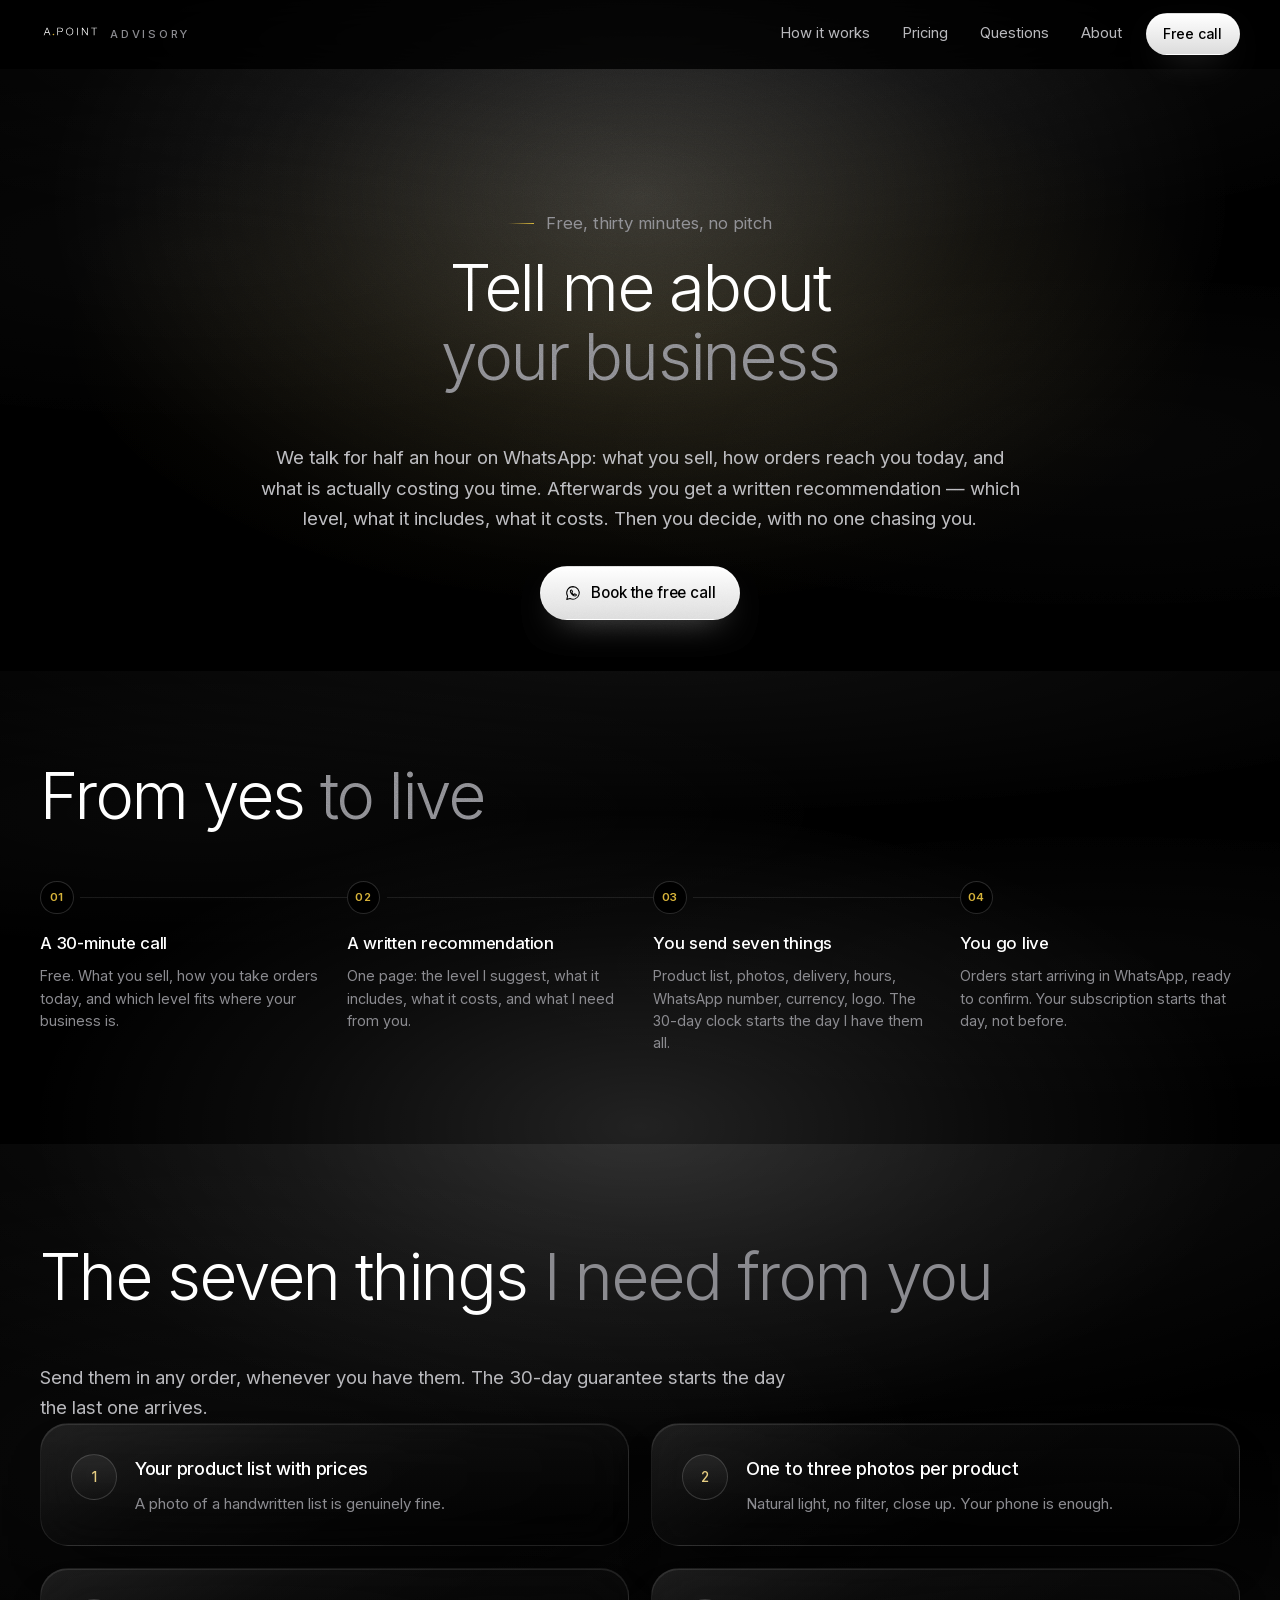
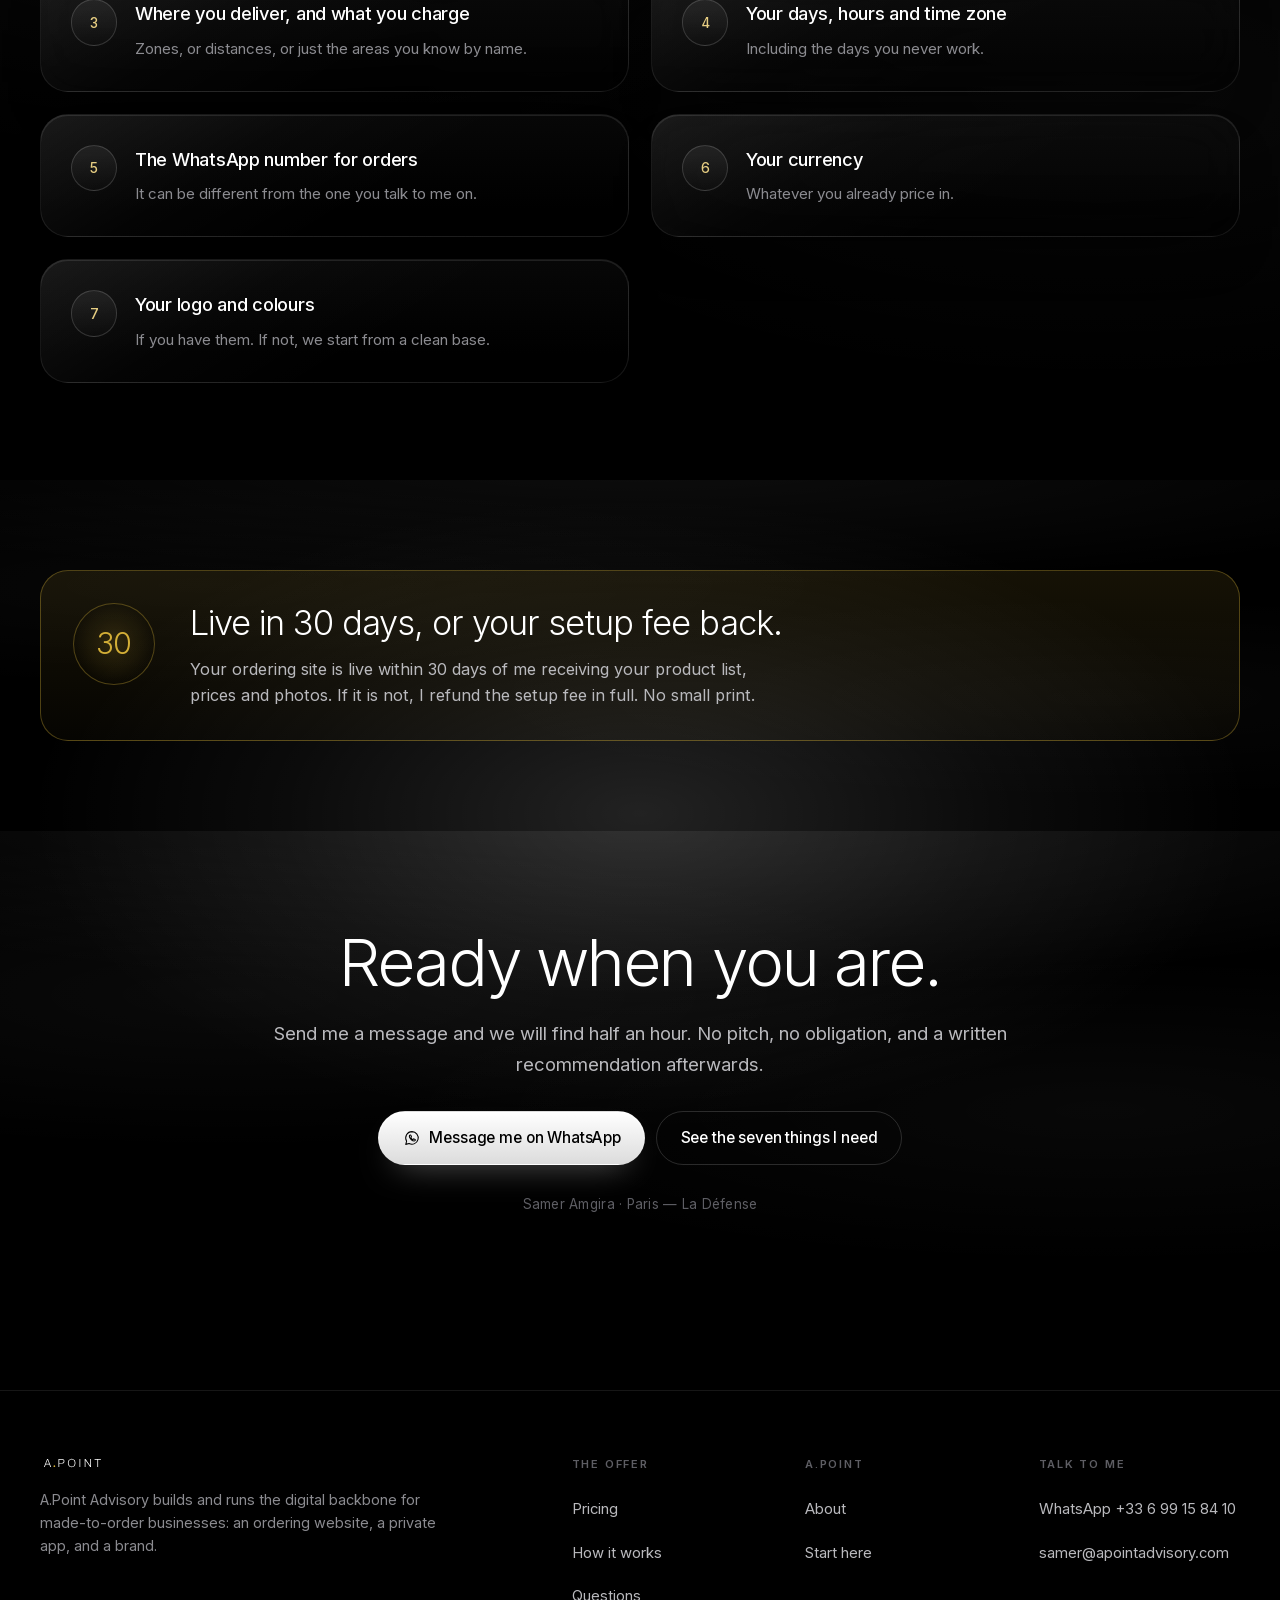
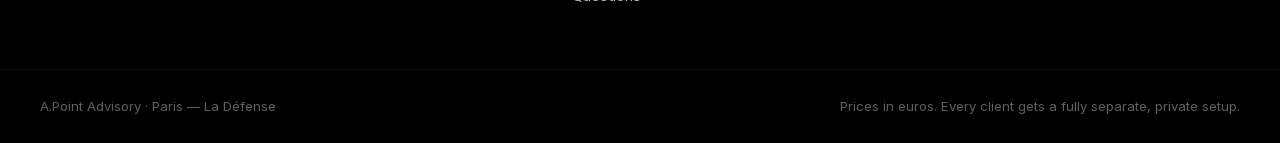
<file: start/index.html>
<!DOCTYPE html>
<html lang="en">
<head>
<meta charset="utf-8">
<meta name="viewport" content="width=device-width, initial-scale=1, viewport-fit=cover">
<title>Start here · A.Point Advisory</title>
<meta name="description" content="A free 30-minute call on WhatsApp: what you sell, how you take orders today, and which level fits. You get a written recommendation afterwards.">
<link rel="canonical" href="https://apointadvisory.com/start/">
<meta name="apoint-build" content="202609101136">
<meta name="color-scheme" content="dark">
<meta name="theme-color" content="#000000">

<meta property="og:type" content="website">
<meta property="og:site_name" content="A.Point Advisory">
<meta property="og:title" content="Start here · A.Point Advisory">
<meta property="og:description" content="A free 30-minute call on WhatsApp: what you sell, how you take orders today, and which level fits. You get a written recommendation afterwards.">
<meta property="og:url" content="https://apointadvisory.com/start/">
<meta property="og:image" content="https://apointadvisory.com/img/partage.png">
<meta property="og:image:width" content="1200">
<meta property="og:image:height" content="630">
<meta name="twitter:card" content="summary_large_image">

<link rel="icon" href="/favicon.svg" type="image/svg+xml">
<link rel="icon" href="/favicon-32.png" sizes="32x32" type="image/png">
<link rel="apple-touch-icon" href="/icone-180.png">
<link rel="manifest" href="/site.webmanifest">

<link rel="preload" href="/polices/inter-latin-variable.woff2" as="font" type="font/woff2" crossorigin>
<link rel="stylesheet" href="/style.css?v=202609101136">
<script type="application/ld+json">{"@context":"https://schema.org","@type":"ProfessionalService","name":"A.Point Advisory","description":"Digital operations for made-to-order businesses","url":"https://apointadvisory.com","areaServed":"Worldwide","founder":{"@type":"Person","name":"Samer Amgira"},"address":{"@type":"PostalAddress","addressLocality":"Paris","addressCountry":"FR"},"email":"samer@apointadvisory.com","telephone":"+33699158410","currenciesAccepted":"EUR","hasOfferCatalog":{"@type":"OfferCatalog","name":"Levels","itemListElement":[{"@type":"Offer","name":"Foundation","price":"39","priceCurrency":"EUR","description":"Subscription, per month. Setup fee of EUR 390, paid once."},{"@type":"Offer","name":"Operations","price":"79","priceCurrency":"EUR","description":"Subscription, per month. Setup fee of EUR 890, paid once."},{"@type":"Offer","name":"Complete","price":"149","priceCurrency":"EUR","description":"Subscription, per month. Setup fee of EUR 1690, paid once."},{"@type":"Offer","name":"Signature","price":"249","priceCurrency":"EUR","description":"Subscription, per month. Setup fee of EUR 3200, paid once."}]}}</script>
</head>
<body class="page-demarrer">
<a class="saut" href="#principal">Skip to content</a>
<header class="entete" id="entete">
  <div class="wrap entete-in">
    <a class="marque" href="/" aria-label="A.Point Advisory — home">
      <svg class="wm" aria-hidden="true" focusable="false" xmlns="http://www.w3.org/2000/svg" viewBox="0 0 5792 1428">
<!-- A·POINT — mot-marque. Lettres : Helvetica Neue Light en tracés, espacement 0.25 em, point d'or #d4af37 sur la ligne de base. -->
<g transform="translate(357,1071) scale(1,-1)">
<path fill="currentColor" transform="translate(0,0)" d="M173 280 316 646 454 280ZM281 714 -6 0H66L152 222H477L564 0H637L357 714Z"/>
<circle fill="#d4af37" cx="925" cy="75" r="75"/>
<path fill="currentColor" transform="translate(1220,0)" d="M140 364V656H374Q445 656 489.0 620.0Q533 584 533 510Q533 436 489.0 400.0Q445 364 374 364ZM72 714V0H140V306H389Q437 306 476.0 319.5Q515 333 543.0 359.5Q571 386 586.0 424.0Q601 462 601 510Q601 558 586.0 596.0Q571 634 543.0 660.5Q515 687 476.0 700.5Q437 714 389 714Z"/>
<path fill="currentColor" transform="translate(2100,0)" d="M102 357Q102 416 117.5 472.0Q133 528 165.5 572.5Q198 617 249.0 644.0Q300 671 371 671Q442 671 492.5 644.0Q543 617 575.5 572.5Q608 528 623.5 472.0Q639 416 639 357Q639 299 623.5 242.5Q608 186 575.5 141.5Q543 97 492.5 70.0Q442 43 371 43Q300 43 249.0 70.0Q198 97 165.5 141.5Q133 186 117.5 242.5Q102 299 102 357ZM34 357Q34 283 55.0 216.0Q76 149 118.0 98.0Q160 47 223.5 16.5Q287 -14 371 -14Q455 -14 518.0 16.5Q581 47 623.0 98.0Q665 149 686.0 216.0Q707 283 707 357Q707 431 686.0 498.0Q665 565 623.0 616.5Q581 668 518.0 698.5Q455 729 371 729Q287 729 223.5 698.5Q160 668 118.0 616.5Q76 565 55.0 498.0Q34 431 34 357Z"/>
<path fill="currentColor" transform="translate(3091,0)" d="M77 714V0H145V714Z"/>
<path fill="currentColor" transform="translate(3563,0)" d="M71 714V0H139V604H141L557 0H633V714H565V110H563L147 714Z"/>
<path fill="currentColor" transform="translate(4517,0)" d="M-4 714V656H244V0H312V656H561V714Z"/>
</g>
</svg>
      <span class="marque-sub">Advisory</span>
    </a>
    <nav class="nav" aria-label="Main">
        <a href="/system/">How it works</a>
        <a href="/pricing/">Pricing</a>
        <a href="/faq/">Questions</a>
        <a href="/about/">About</a>
    </nav>
    <div class="entete-fin">
      <a class="btn btn-primaire btn-sm" href="https://wa.me/33699158410?text=Hi%20Samer%2C%20I%20sell%20to%20order%20and%20I%27d%20like%20to%20book%20the%20free%2030-minute%20call." target="_blank" rel="noopener"><span>Free call</span></a>
      <button class="burger" id="burger" aria-label="Open menu" aria-expanded="false" aria-controls="menu-mobile"><svg class="ic" viewBox="0 0 24 24" width="22" height="22" fill="none" stroke="currentColor" stroke-width="1.4" stroke-linecap="round" stroke-linejoin="round" aria-hidden="true"><path d="M4 7h16M4 12h16M4 17h16"/></svg></button>
    </div>
  </div>
  <div class="menu-mobile" id="menu-mobile" hidden>
    <a href="/system/">How it works</a>
    <a href="/pricing/">Pricing</a>
    <a href="/faq/">Questions</a>
    <a href="/about/">About</a>
    <a href="/start/">Start here</a>
    <a class="menu-mobile-cta" href="https://wa.me/33699158410?text=Hi%20Samer%2C%20I%20sell%20to%20order%20and%20I%27d%20like%20to%20book%20the%20free%2030-minute%20call." target="_blank" rel="noopener">Start with a free call</a>
  </div>
</header>
<main id="principal">
<section class="sec sec-tete">
  <div class="halo halo-hero" aria-hidden="true"></div>
  <div class="wrap">
    <div class="tete tete-centre">
  <p class="sur-titre">Free, thirty minutes, no pitch</p>
  <h1 class="display">Tell me about<span class="gris"> your business</span></h1>
</div>
    <p class="intro intro-centre">We talk for half an hour on WhatsApp: what you sell, how orders reach you today, and what is actually costing you time. Afterwards you get a written recommendation — which level, what it includes, what it costs. Then you decide, with no one chasing you.</p>
    <div class="actions actions-centre"><a class="btn btn-primaire" href="https://wa.me/33699158410?text=Hi%20Samer%2C%20I%20sell%20to%20order%20and%20I%27d%20like%20to%20book%20the%20free%2030-minute%20call." target="_blank" rel="noopener">
  <svg class="ic" viewBox="0 0 24 24" width="18" height="18" fill="none" stroke="currentColor" stroke-width="1.4" stroke-linecap="round" stroke-linejoin="round" aria-hidden="true"><path d="M12.02 3.5a8.4 8.4 0 00-7.2 12.7L3.7 20.5l4.4-1.1A8.4 8.4 0 1012.02 3.5z"/><path d="M8.9 8.6c.2-.5.4-.5.6-.5h.5c.2 0 .4 0 .6.5l.6 1.5c.1.2 0 .4-.1.5l-.4.5c-.1.1-.2.3-.1.5.2.4.6 1 1.1 1.5.6.5 1.1.7 1.4.8.2.1.4 0 .5-.1l.5-.5c.2-.2.3-.2.5-.1l1.4.7c.2.1.4.2.4.4 0 .2 0 .8-.3 1.1-.3.4-.9.6-1.3.6-1 0-2.4-.6-3.6-1.6a9 9 0 01-2.3-3c-.3-.7-.4-1.3-.4-1.8 0-.4.2-.8.4-1z"/></svg><span>Book the free call</span></a></div>
  </div>
</section>

<section id="steps" class="sec sec-serree">
  <div class="wrap ">
    <div class="tete ">
  <h2 class="display">From yes<span class="gris"> to live</span></h2>
</div>
    <ol class="parcours parcours-ligne" style="--cols:4">
      <li class="etape">
        <span class="etape-num">01</span>
        <h3>A 30-minute call</h3>
        <p>Free. What you sell, how you take orders today, and which level fits where your business is.</p>
      </li>
      <li class="etape">
        <span class="etape-num">02</span>
        <h3>A written recommendation</h3>
        <p>One page: the level I suggest, what it includes, what it costs, and what I need from you.</p>
      </li>
      <li class="etape">
        <span class="etape-num">03</span>
        <h3>You send seven things</h3>
        <p>Product list, photos, delivery, hours, WhatsApp number, currency, logo. The 30-day clock starts the day I have them all.</p>
      </li>
      <li class="etape">
        <span class="etape-num">04</span>
        <h3>You go live</h3>
        <p>Orders start arriving in WhatsApp, ready to confirm. Your subscription starts that day, not before.</p>
      </li>
    </ol>
  </div>
</section>

<section id="materials" class="sec  sec-halo">
  <div class="halo" aria-hidden="true"></div>
  <div class="wrap ">
    <div class="tete ">
  <h2 class="display">The seven things<span class="gris"> I need from you</span></h2>
</div>
    <p class="intro">Send them in any order, whenever you have them. The 30-day guarantee starts the day the last one arrives.</p>
    <div class="grille-2 caps">
      <article class="cap">
        <span class="pastille pastille-num">1</span>
        <div><h3>Your product list with prices</h3><p>A photo of a handwritten list is genuinely fine.</p></div>
      </article>
      <article class="cap">
        <span class="pastille pastille-num">2</span>
        <div><h3>One to three photos per product</h3><p>Natural light, no filter, close up. Your phone is enough.</p></div>
      </article>
      <article class="cap">
        <span class="pastille pastille-num">3</span>
        <div><h3>Where you deliver, and what you charge</h3><p>Zones, or distances, or just the areas you know by name.</p></div>
      </article>
      <article class="cap">
        <span class="pastille pastille-num">4</span>
        <div><h3>Your days, hours and time zone</h3><p>Including the days you never work.</p></div>
      </article>
      <article class="cap">
        <span class="pastille pastille-num">5</span>
        <div><h3>The WhatsApp number for orders</h3><p>It can be different from the one you talk to me on.</p></div>
      </article>
      <article class="cap">
        <span class="pastille pastille-num">6</span>
        <div><h3>Your currency</h3><p>Whatever you already price in.</p></div>
      </article>
      <article class="cap">
        <span class="pastille pastille-num">7</span>
        <div><h3>Your logo and colours</h3><p>If you have them. If not, we start from a clean base.</p></div>
      </article>
    </div>
  </div>
</section>

<section id="garantie" class="sec sec-serree">
  <div class="wrap ">
    <div class="garantie garantie-compacte">
      <div class="garantie-tete">
        <p class="garantie-sceau" aria-hidden="true">30</p>
        <div>
          <h2 class="garantie-titre">Live in 30 days, or your setup fee back.</h2>
          <p class="garantie-txt">Your ordering site is live within 30 days of me receiving your product list, prices and photos. If it is not, I refund the setup fee in full. No small print.</p>
        </div>
      </div>
    </div>
  </div>
</section>

<section class="sec sec-final sec-halo">
  <div class="halo" aria-hidden="true"></div>
  <div class="wrap ">
    <div class="final">
      <div class="tete tete-centre">
  <h2 class="display">Ready when you are.</h2>
</div>
      <p class="intro intro-centre">Send me a message and we will find half an hour. No pitch, no obligation, and a written recommendation afterwards.</p>
      <div class="actions"><a class="btn btn-primaire" href="https://wa.me/33699158410?text=Hi%20Samer%2C%20I%27d%20like%20to%20get%20started.%20Here%27s%20my%20business%3A" target="_blank" rel="noopener">
  <svg class="ic" viewBox="0 0 24 24" width="18" height="18" fill="none" stroke="currentColor" stroke-width="1.4" stroke-linecap="round" stroke-linejoin="round" aria-hidden="true"><path d="M12.02 3.5a8.4 8.4 0 00-7.2 12.7L3.7 20.5l4.4-1.1A8.4 8.4 0 1012.02 3.5z"/><path d="M8.9 8.6c.2-.5.4-.5.6-.5h.5c.2 0 .4 0 .6.5l.6 1.5c.1.2 0 .4-.1.5l-.4.5c-.1.1-.2.3-.1.5.2.4.6 1 1.1 1.5.6.5 1.1.7 1.4.8.2.1.4 0 .5-.1l.5-.5c.2-.2.3-.2.5-.1l1.4.7c.2.1.4.2.4.4 0 .2 0 .8-.3 1.1-.3.4-.9.6-1.3.6-1 0-2.4-.6-3.6-1.6a9 9 0 01-2.3-3c-.3-.7-.4-1.3-.4-1.8 0-.4.2-.8.4-1z"/></svg><span>Message me on WhatsApp</span></a><a class="btn btn-fantome" href="/start/"><span>See the seven things I need</span></a></div>
      <p class="final-note">Samer Amgira · Paris — La Défense</p>
    </div>
  </div>
</section>
</main>
<footer class="pied">
  <div class="wrap pied-in">
    <div class="pied-marque">
      <svg class="wm wm-pied" aria-hidden="true" focusable="false" xmlns="http://www.w3.org/2000/svg" viewBox="0 0 5792 1428">
<!-- A·POINT — mot-marque. Lettres : Helvetica Neue Light en tracés, espacement 0.25 em, point d'or #d4af37 sur la ligne de base. -->
<g transform="translate(357,1071) scale(1,-1)">
<path fill="currentColor" transform="translate(0,0)" d="M173 280 316 646 454 280ZM281 714 -6 0H66L152 222H477L564 0H637L357 714Z"/>
<circle fill="#d4af37" cx="925" cy="75" r="75"/>
<path fill="currentColor" transform="translate(1220,0)" d="M140 364V656H374Q445 656 489.0 620.0Q533 584 533 510Q533 436 489.0 400.0Q445 364 374 364ZM72 714V0H140V306H389Q437 306 476.0 319.5Q515 333 543.0 359.5Q571 386 586.0 424.0Q601 462 601 510Q601 558 586.0 596.0Q571 634 543.0 660.5Q515 687 476.0 700.5Q437 714 389 714Z"/>
<path fill="currentColor" transform="translate(2100,0)" d="M102 357Q102 416 117.5 472.0Q133 528 165.5 572.5Q198 617 249.0 644.0Q300 671 371 671Q442 671 492.5 644.0Q543 617 575.5 572.5Q608 528 623.5 472.0Q639 416 639 357Q639 299 623.5 242.5Q608 186 575.5 141.5Q543 97 492.5 70.0Q442 43 371 43Q300 43 249.0 70.0Q198 97 165.5 141.5Q133 186 117.5 242.5Q102 299 102 357ZM34 357Q34 283 55.0 216.0Q76 149 118.0 98.0Q160 47 223.5 16.5Q287 -14 371 -14Q455 -14 518.0 16.5Q581 47 623.0 98.0Q665 149 686.0 216.0Q707 283 707 357Q707 431 686.0 498.0Q665 565 623.0 616.5Q581 668 518.0 698.5Q455 729 371 729Q287 729 223.5 698.5Q160 668 118.0 616.5Q76 565 55.0 498.0Q34 431 34 357Z"/>
<path fill="currentColor" transform="translate(3091,0)" d="M77 714V0H145V714Z"/>
<path fill="currentColor" transform="translate(3563,0)" d="M71 714V0H139V604H141L557 0H633V714H565V110H563L147 714Z"/>
<path fill="currentColor" transform="translate(4517,0)" d="M-4 714V656H244V0H312V656H561V714Z"/>
</g>
</svg>
      <p>A.Point Advisory builds and runs the digital backbone for made-to-order businesses: an ordering website, a private app, and a brand.</p>
    </div>
    <div class="pied-cols">
      <div class="pied-col">
        <h3>The offer</h3>
        <a href="/pricing/">Pricing</a>
        <a href="/system/">How it works</a>
        <a href="/faq/">Questions</a>
      </div>
      <div class="pied-col">
        <h3>A.Point</h3>
        <a href="/about/">About</a>
        <a href="/start/">Start here</a>
      </div>
      <div class="pied-col">
        <h3>Talk to me</h3>
        <a href="https://wa.me/33699158410?text=Hi%20Samer%2C%20I%20sell%20to%20order%20and%20I%27d%20like%20to%20know%20more%20about%20A.Point%20Advisory." target="_blank" rel="noopener">WhatsApp +33 6 99 15 84 10</a>
        <a href="mailto:samer@apointadvisory.com">samer@apointadvisory.com</a>
      </div>
    </div>
  </div>
  <div class="wrap pied-bas">
    <p>A.Point Advisory · Paris — La Défense</p>
    <p>Prices in euros. Every client gets a fully separate, private setup.</p>
  </div>
</footer>
<script src="/site.js?v=202609101136" defer></script>
</body>
</html>
</file>
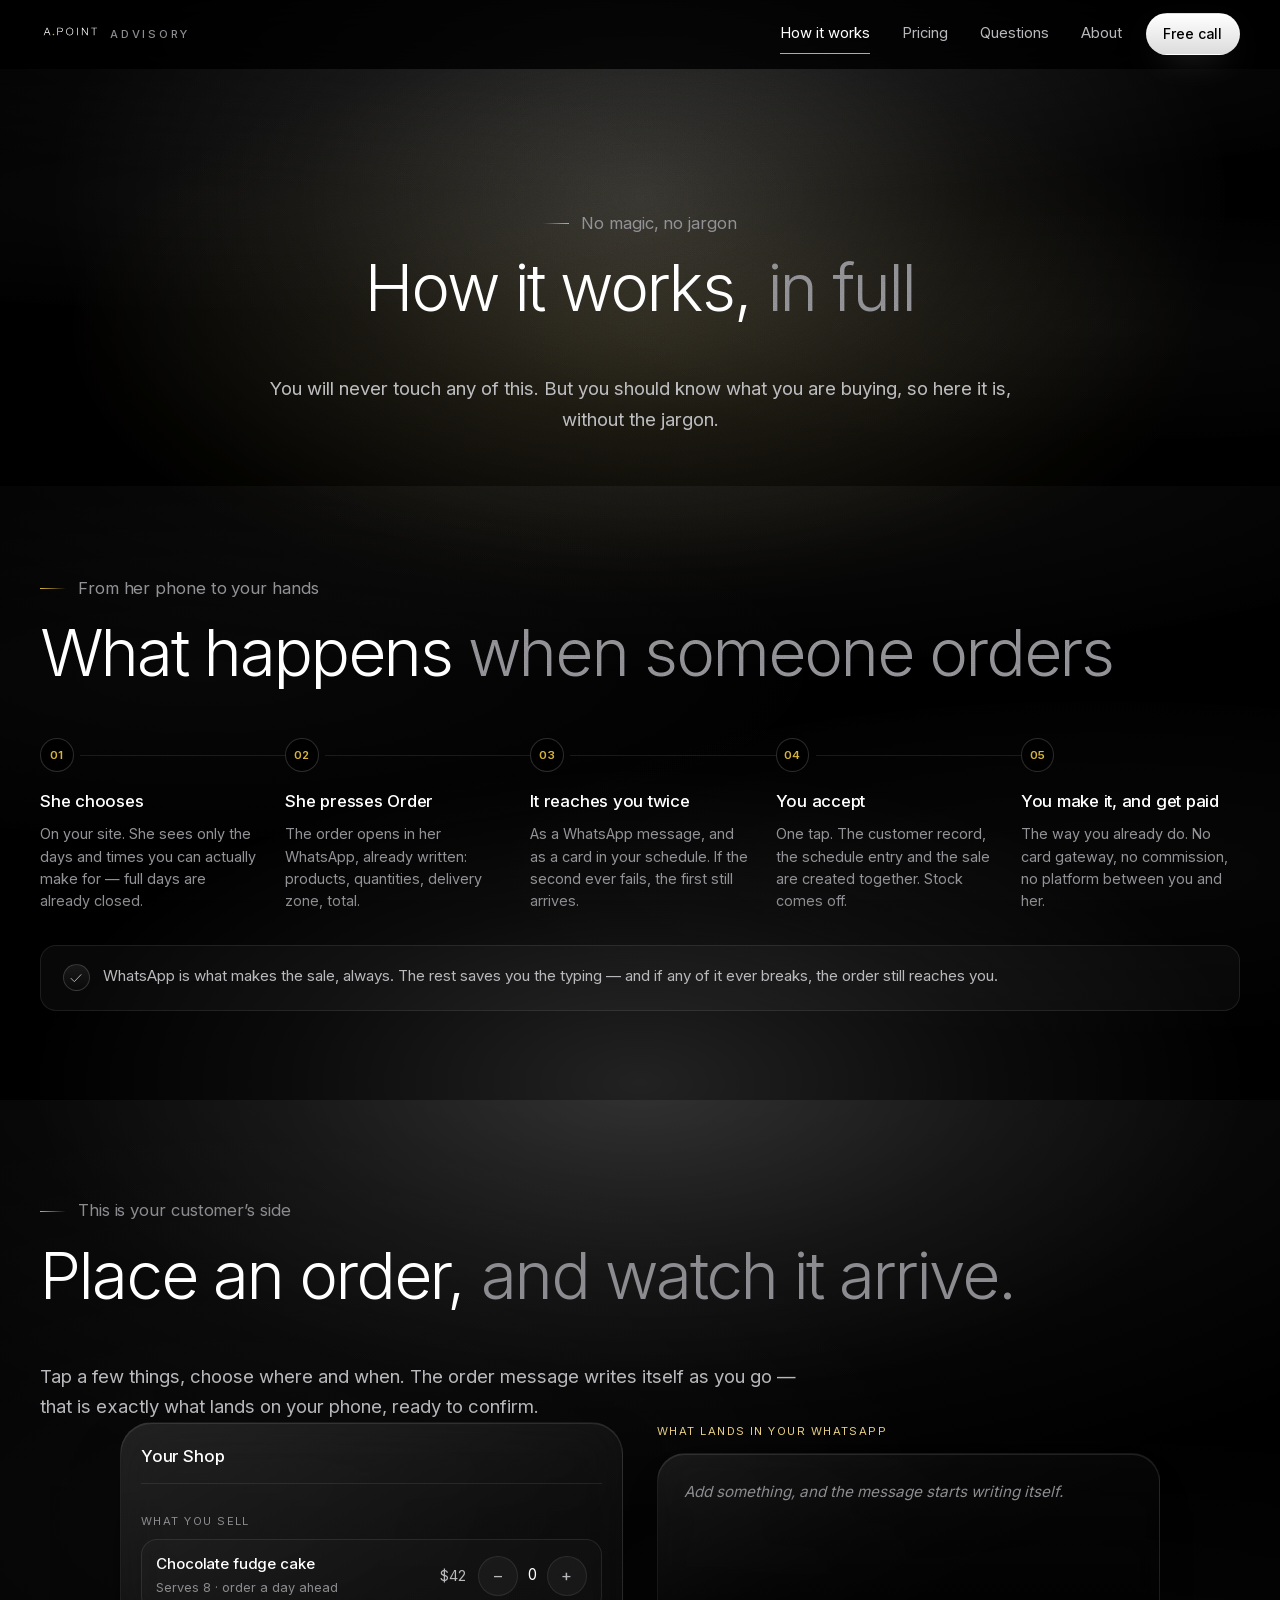
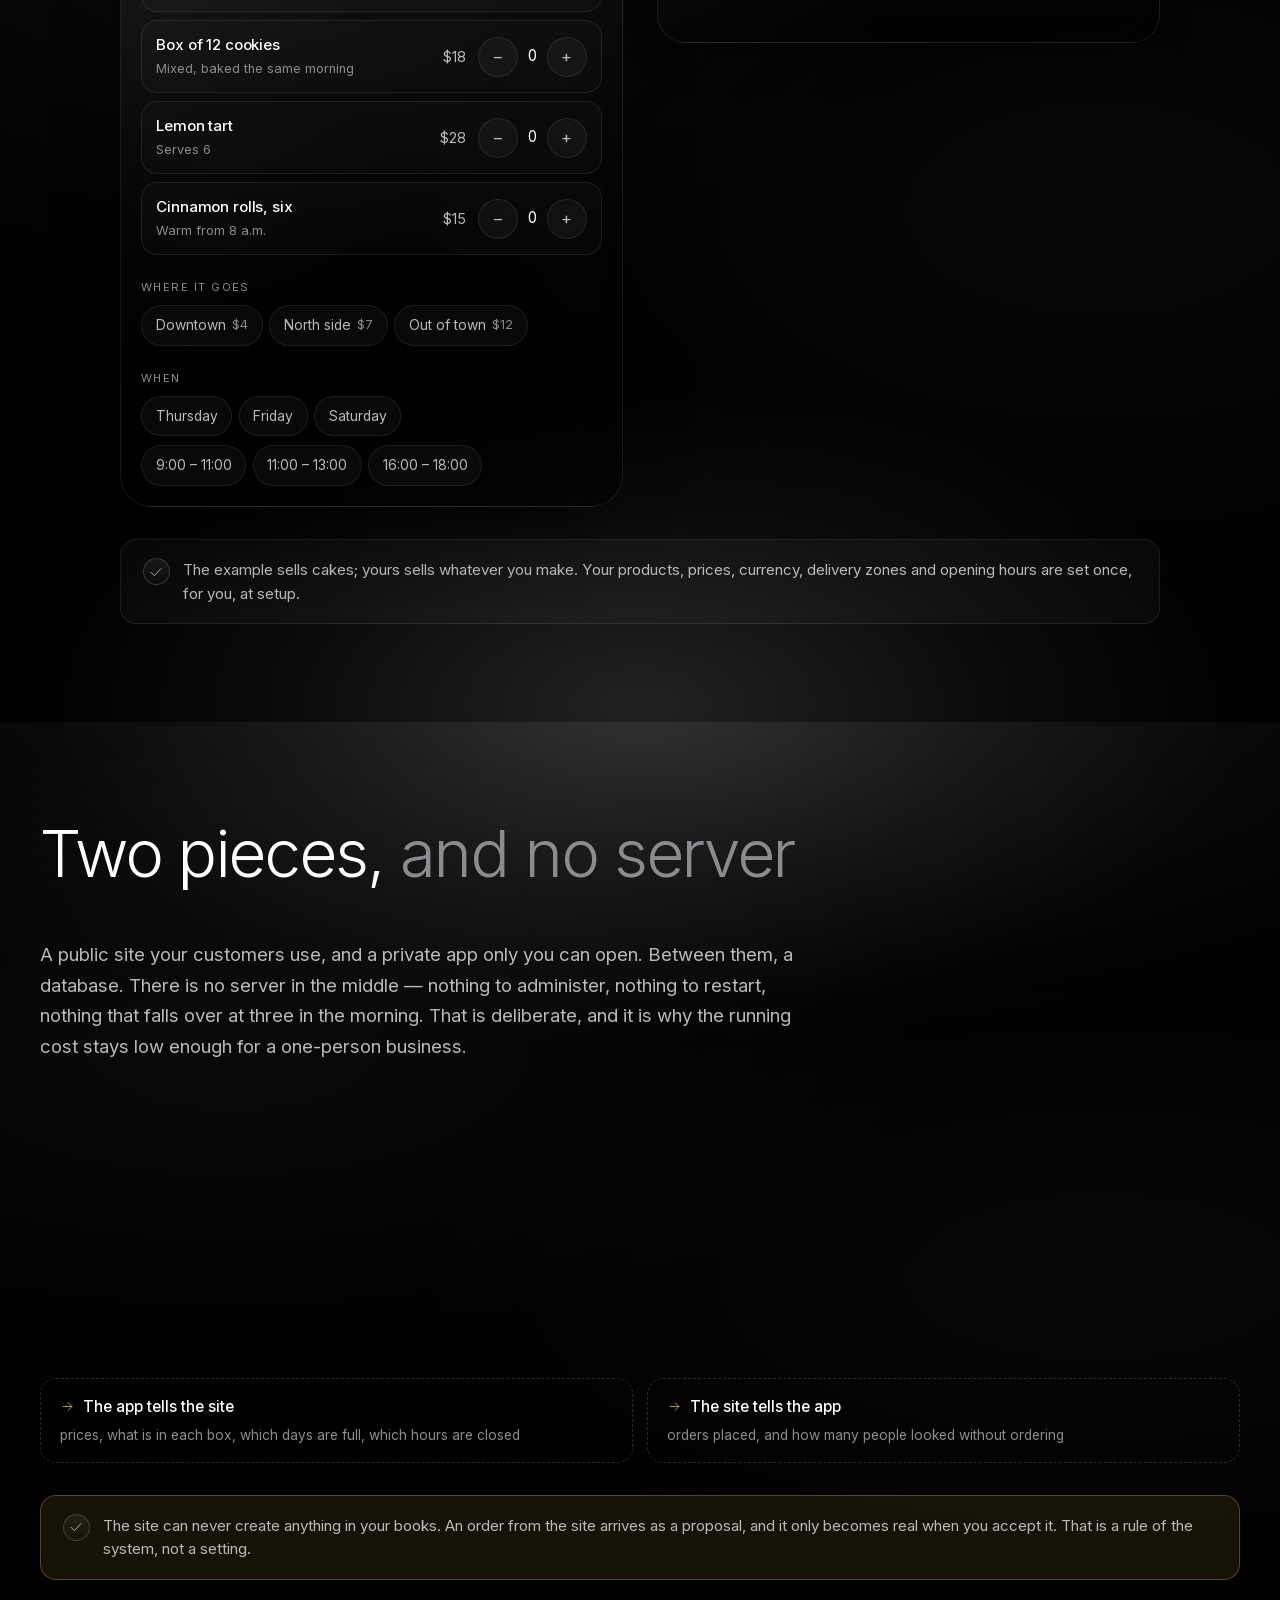
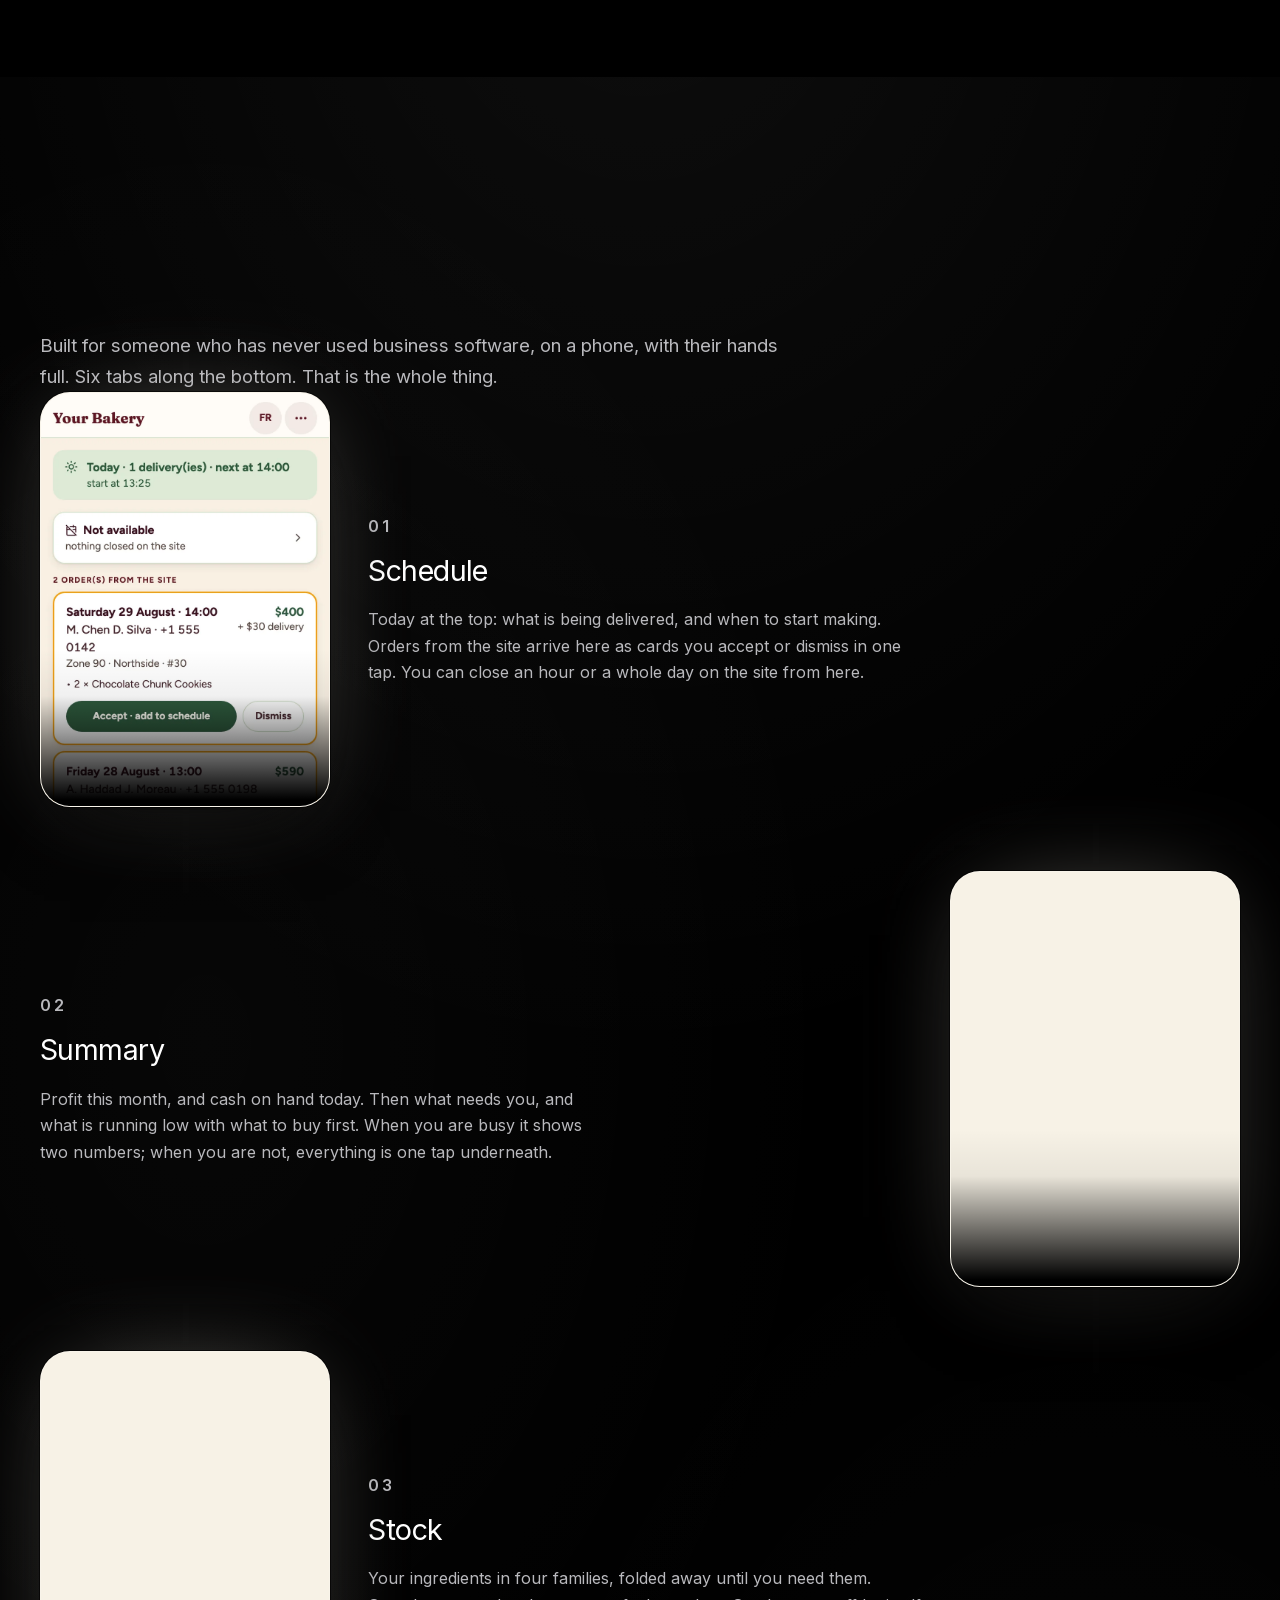
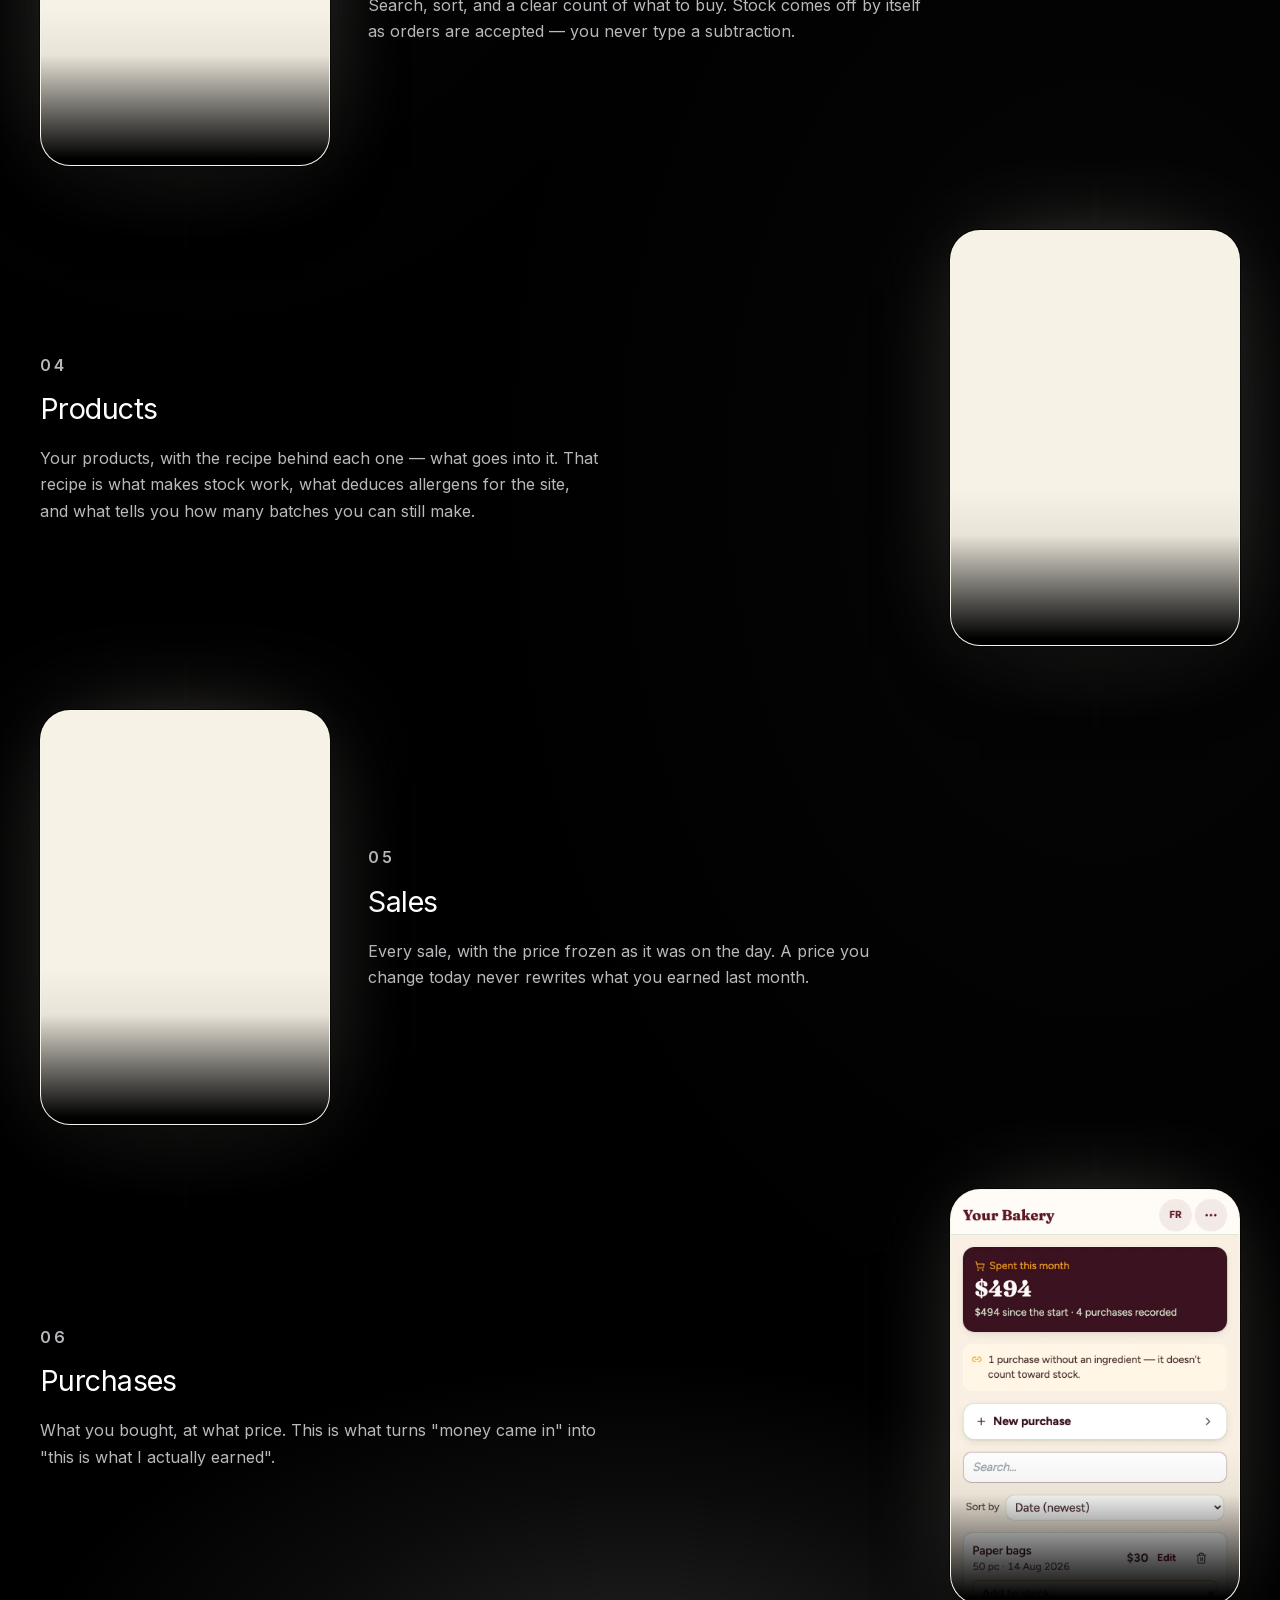
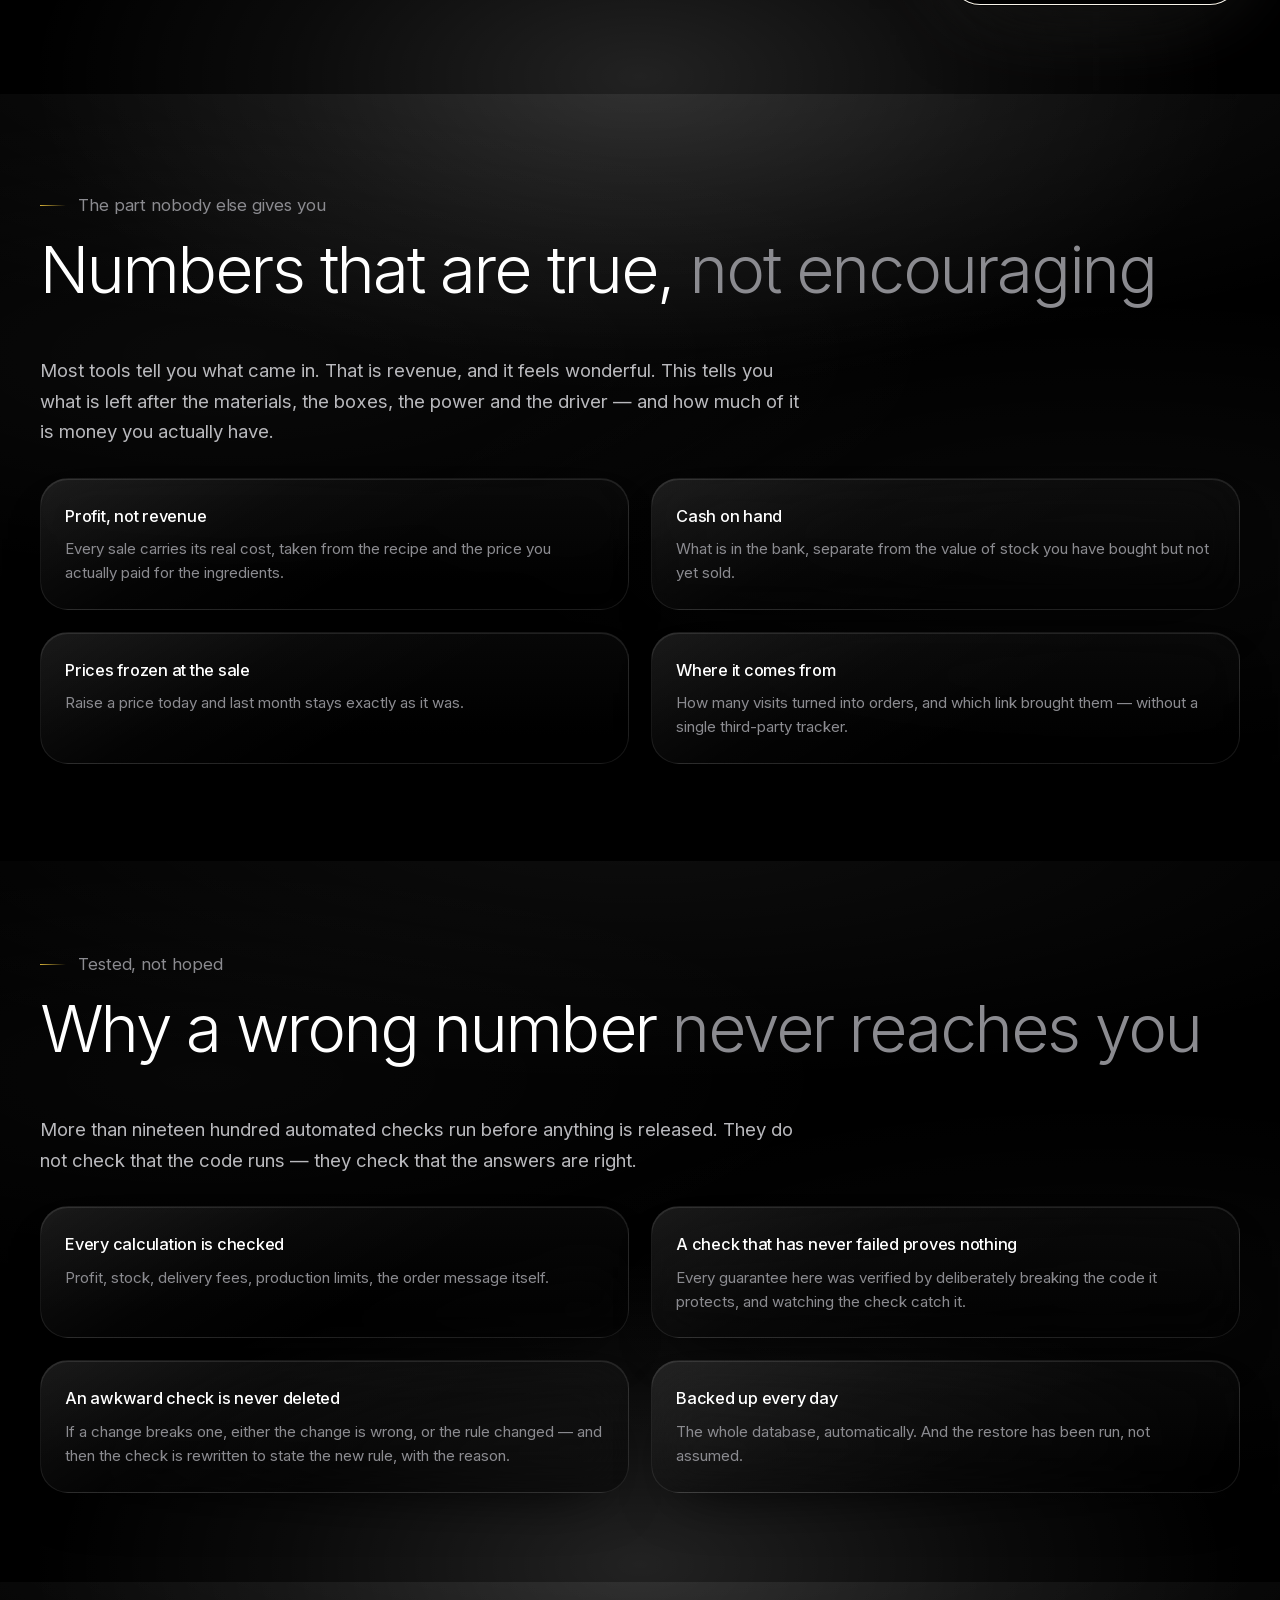
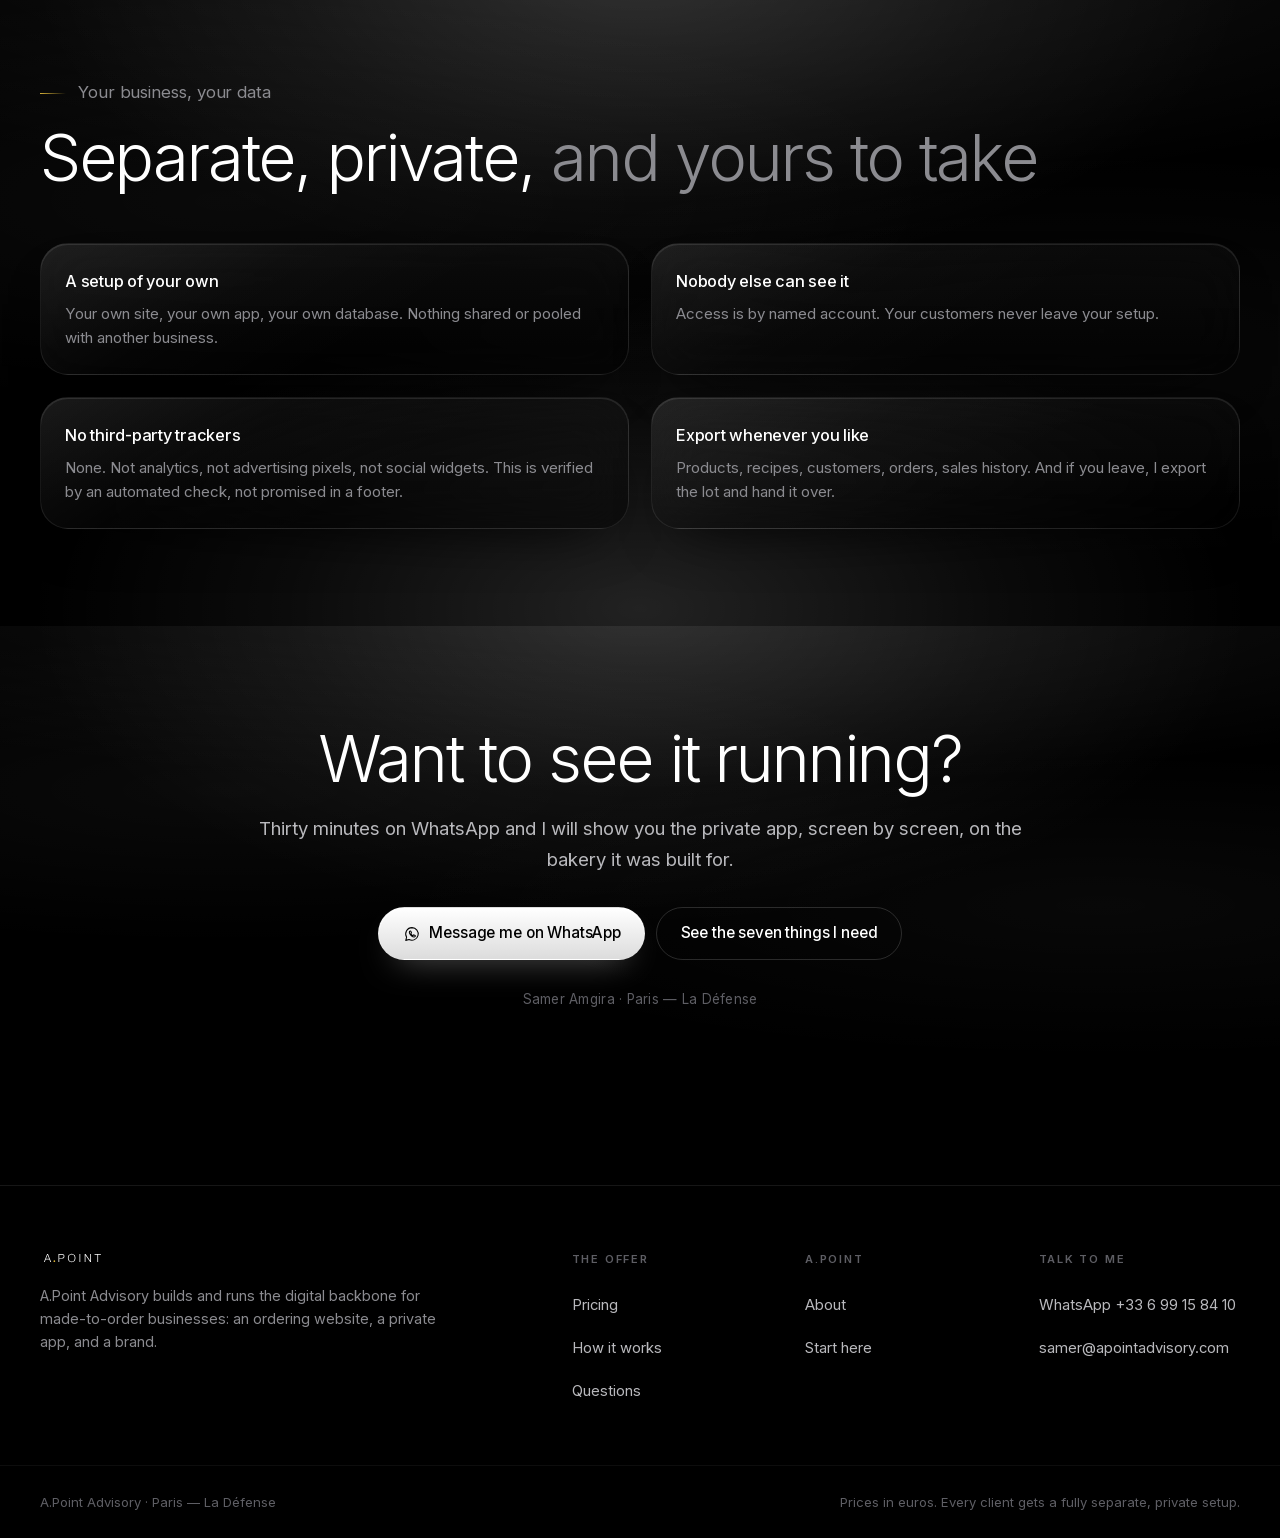
<file: system/index.html>
<!DOCTYPE html>
<html lang="en">
<head>
<meta charset="utf-8">
<meta name="viewport" content="width=device-width, initial-scale=1, viewport-fit=cover">
<title>How the system works · A.Point Advisory</title>
<meta name="description" content="The order journey, the private app, the numbers, and why there is no server to fall over. What you are actually buying, explained in full.">
<link rel="canonical" href="https://apointadvisory.com/system/">
<meta name="apoint-build" content="202609101136">
<meta name="color-scheme" content="dark">
<meta name="theme-color" content="#000000">

<meta property="og:type" content="website">
<meta property="og:site_name" content="A.Point Advisory">
<meta property="og:title" content="How the system works · A.Point Advisory">
<meta property="og:description" content="The order journey, the private app, the numbers, and why there is no server to fall over. What you are actually buying, explained in full.">
<meta property="og:url" content="https://apointadvisory.com/system/">
<meta property="og:image" content="https://apointadvisory.com/img/partage.png">
<meta property="og:image:width" content="1200">
<meta property="og:image:height" content="630">
<meta name="twitter:card" content="summary_large_image">

<link rel="icon" href="/favicon.svg" type="image/svg+xml">
<link rel="icon" href="/favicon-32.png" sizes="32x32" type="image/png">
<link rel="apple-touch-icon" href="/icone-180.png">
<link rel="manifest" href="/site.webmanifest">

<link rel="preload" href="/polices/inter-latin-variable.woff2" as="font" type="font/woff2" crossorigin>
<link rel="stylesheet" href="/style.css?v=202609101136">
<script type="application/ld+json">{"@context":"https://schema.org","@type":"ProfessionalService","name":"A.Point Advisory","description":"Digital operations for made-to-order businesses","url":"https://apointadvisory.com","areaServed":"Worldwide","founder":{"@type":"Person","name":"Samer Amgira"},"address":{"@type":"PostalAddress","addressLocality":"Paris","addressCountry":"FR"},"email":"samer@apointadvisory.com","telephone":"+33699158410","currenciesAccepted":"EUR","hasOfferCatalog":{"@type":"OfferCatalog","name":"Levels","itemListElement":[{"@type":"Offer","name":"Foundation","price":"39","priceCurrency":"EUR","description":"Subscription, per month. Setup fee of EUR 390, paid once."},{"@type":"Offer","name":"Operations","price":"79","priceCurrency":"EUR","description":"Subscription, per month. Setup fee of EUR 890, paid once."},{"@type":"Offer","name":"Complete","price":"149","priceCurrency":"EUR","description":"Subscription, per month. Setup fee of EUR 1690, paid once."},{"@type":"Offer","name":"Signature","price":"249","priceCurrency":"EUR","description":"Subscription, per month. Setup fee of EUR 3200, paid once."}]}}</script>
</head>
<body class="page-systeme">
<a class="saut" href="#principal">Skip to content</a>
<header class="entete" id="entete">
  <div class="wrap entete-in">
    <a class="marque" href="/" aria-label="A.Point Advisory — home">
      <svg class="wm" aria-hidden="true" focusable="false" xmlns="http://www.w3.org/2000/svg" viewBox="0 0 5792 1428">
<!-- A·POINT — mot-marque. Lettres : Helvetica Neue Light en tracés, espacement 0.25 em, point d'or #d4af37 sur la ligne de base. -->
<g transform="translate(357,1071) scale(1,-1)">
<path fill="currentColor" transform="translate(0,0)" d="M173 280 316 646 454 280ZM281 714 -6 0H66L152 222H477L564 0H637L357 714Z"/>
<circle fill="#d4af37" cx="925" cy="75" r="75"/>
<path fill="currentColor" transform="translate(1220,0)" d="M140 364V656H374Q445 656 489.0 620.0Q533 584 533 510Q533 436 489.0 400.0Q445 364 374 364ZM72 714V0H140V306H389Q437 306 476.0 319.5Q515 333 543.0 359.5Q571 386 586.0 424.0Q601 462 601 510Q601 558 586.0 596.0Q571 634 543.0 660.5Q515 687 476.0 700.5Q437 714 389 714Z"/>
<path fill="currentColor" transform="translate(2100,0)" d="M102 357Q102 416 117.5 472.0Q133 528 165.5 572.5Q198 617 249.0 644.0Q300 671 371 671Q442 671 492.5 644.0Q543 617 575.5 572.5Q608 528 623.5 472.0Q639 416 639 357Q639 299 623.5 242.5Q608 186 575.5 141.5Q543 97 492.5 70.0Q442 43 371 43Q300 43 249.0 70.0Q198 97 165.5 141.5Q133 186 117.5 242.5Q102 299 102 357ZM34 357Q34 283 55.0 216.0Q76 149 118.0 98.0Q160 47 223.5 16.5Q287 -14 371 -14Q455 -14 518.0 16.5Q581 47 623.0 98.0Q665 149 686.0 216.0Q707 283 707 357Q707 431 686.0 498.0Q665 565 623.0 616.5Q581 668 518.0 698.5Q455 729 371 729Q287 729 223.5 698.5Q160 668 118.0 616.5Q76 565 55.0 498.0Q34 431 34 357Z"/>
<path fill="currentColor" transform="translate(3091,0)" d="M77 714V0H145V714Z"/>
<path fill="currentColor" transform="translate(3563,0)" d="M71 714V0H139V604H141L557 0H633V714H565V110H563L147 714Z"/>
<path fill="currentColor" transform="translate(4517,0)" d="M-4 714V656H244V0H312V656H561V714Z"/>
</g>
</svg>
      <span class="marque-sub">Advisory</span>
    </a>
    <nav class="nav" aria-label="Main">
        <a href="/system/" aria-current="page">How it works</a>
        <a href="/pricing/">Pricing</a>
        <a href="/faq/">Questions</a>
        <a href="/about/">About</a>
    </nav>
    <div class="entete-fin">
      <a class="btn btn-primaire btn-sm" href="https://wa.me/33699158410?text=Hi%20Samer%2C%20I%20sell%20to%20order%20and%20I%27d%20like%20to%20book%20the%20free%2030-minute%20call." target="_blank" rel="noopener"><span>Free call</span></a>
      <button class="burger" id="burger" aria-label="Open menu" aria-expanded="false" aria-controls="menu-mobile"><svg class="ic" viewBox="0 0 24 24" width="22" height="22" fill="none" stroke="currentColor" stroke-width="1.4" stroke-linecap="round" stroke-linejoin="round" aria-hidden="true"><path d="M4 7h16M4 12h16M4 17h16"/></svg></button>
    </div>
  </div>
  <div class="menu-mobile" id="menu-mobile" hidden>
    <a href="/system/">How it works</a>
    <a href="/pricing/">Pricing</a>
    <a href="/faq/">Questions</a>
    <a href="/about/">About</a>
    <a href="/start/">Start here</a>
    <a class="menu-mobile-cta" href="https://wa.me/33699158410?text=Hi%20Samer%2C%20I%20sell%20to%20order%20and%20I%27d%20like%20to%20book%20the%20free%2030-minute%20call." target="_blank" rel="noopener">Start with a free call</a>
  </div>
</header>
<main id="principal">
<section class="sec sec-tete">
  <div class="halo halo-hero" aria-hidden="true"></div>
  <div class="wrap">
    <div class="tete tete-centre">
  <p class="sur-titre">No magic, no jargon</p>
  <h1 class="display">How it works,<span class="gris"> in full</span></h1>
</div>
    <p class="intro intro-centre">You will never touch any of this. But you should know what you are buying, so here it is, without the jargon.</p>
  </div>
</section>

<section id="parcours" class="sec sec-serree">
  <div class="wrap ">
    <div class="tete ">
  <p class="sur-titre">From her phone to your hands</p>
  <h2 class="display">What happens<span class="gris"> when someone orders</span></h2>
</div>
    <ol class="parcours parcours-ligne" style="--cols:5">
      <li class="etape">
        <span class="etape-num">01</span>
        <h3>She chooses</h3>
        <p>On your site. She sees only the days and times you can actually make for — full days are already closed.</p>
      </li>
      <li class="etape">
        <span class="etape-num">02</span>
        <h3>She presses Order</h3>
        <p>The order opens in her WhatsApp, already written: products, quantities, delivery zone, total.</p>
      </li>
      <li class="etape">
        <span class="etape-num">03</span>
        <h3>It reaches you twice</h3>
        <p>As a WhatsApp message, and as a card in your schedule. If the second ever fails, the first still arrives.</p>
      </li>
      <li class="etape">
        <span class="etape-num">04</span>
        <h3>You accept</h3>
        <p>One tap. The customer record, the schedule entry and the sale are created together. Stock comes off.</p>
      </li>
      <li class="etape">
        <span class="etape-num">05</span>
        <h3>You make it, and get paid</h3>
        <p>The way you already do. No card gateway, no commission, no platform between you and her.</p>
      </li>
    </ol>
    <p class="note-encadree"><span class="pastille"><svg class="ic" viewBox="0 0 24 24" width="16" height="16" fill="none" stroke="currentColor" stroke-width="1.4" stroke-linecap="round" stroke-linejoin="round" aria-hidden="true"><path d="M4.5 12.5l5 5L19.5 7"/></svg></span>WhatsApp is what makes the sale, always. The rest saves you the typing — and if any of it ever breaks, the order still reaches you.</p>
  </div>
</section>

<section id="demonstration" class="sec  sec-halo">
  <div class="halo" aria-hidden="true"></div>
  <div class="wrap ">
    <div class="tete ">
  <p class="sur-titre">This is your customer’s side</p>
  <h2 class="display">Place an order,<span class="gris"> and watch it arrive.</span></h2>
</div>
    <p class="intro">Tap a few things, choose where and when. The order message writes itself as you go — that is exactly what lands on your phone, ready to confirm.</p>
    <div class="demo" id="demo" hidden data-devise="$" data-debut="Hi! I’d like to order:"
         data-lab-soustotal="Subtotal" data-lab-livraison="Delivery" data-lab-total="Total">
      <div class="dm-grille">
        <div class="dm-tel">
          <div class="dm-ecran">
            <p class="dm-boutique">Your Shop</p>
            <p class="dm-etiq">What you sell</p>
            <ul class="dm-prods">
          <li class="dm-prod" data-nom="Chocolate fudge cake" data-prix="42">
            <div class="dm-prod-txt"><h4>Chocolate fudge cake</h4><p>Serves 8 · order a day ahead</p></div>
            <div class="dm-prod-fin">
              <span class="dm-prix">$42</span>
              <div class="dm-qte">
                <button type="button" class="dm-pas" data-pas="-1" aria-label="One fewer Chocolate fudge cake">&minus;</button>
                <span class="dm-n" data-n aria-live="polite">0</span>
                <button type="button" class="dm-pas" data-pas="1" aria-label="One more Chocolate fudge cake">+</button>
              </div>
            </div>
          </li>
          <li class="dm-prod" data-nom="Box of 12 cookies" data-prix="18">
            <div class="dm-prod-txt"><h4>Box of 12 cookies</h4><p>Mixed, baked the same morning</p></div>
            <div class="dm-prod-fin">
              <span class="dm-prix">$18</span>
              <div class="dm-qte">
                <button type="button" class="dm-pas" data-pas="-1" aria-label="One fewer Box of 12 cookies">&minus;</button>
                <span class="dm-n" data-n aria-live="polite">0</span>
                <button type="button" class="dm-pas" data-pas="1" aria-label="One more Box of 12 cookies">+</button>
              </div>
            </div>
          </li>
          <li class="dm-prod" data-nom="Lemon tart" data-prix="28">
            <div class="dm-prod-txt"><h4>Lemon tart</h4><p>Serves 6</p></div>
            <div class="dm-prod-fin">
              <span class="dm-prix">$28</span>
              <div class="dm-qte">
                <button type="button" class="dm-pas" data-pas="-1" aria-label="One fewer Lemon tart">&minus;</button>
                <span class="dm-n" data-n aria-live="polite">0</span>
                <button type="button" class="dm-pas" data-pas="1" aria-label="One more Lemon tart">+</button>
              </div>
            </div>
          </li>
          <li class="dm-prod" data-nom="Cinnamon rolls, six" data-prix="15">
            <div class="dm-prod-txt"><h4>Cinnamon rolls, six</h4><p>Warm from 8 a.m.</p></div>
            <div class="dm-prod-fin">
              <span class="dm-prix">$15</span>
              <div class="dm-qte">
                <button type="button" class="dm-pas" data-pas="-1" aria-label="One fewer Cinnamon rolls, six">&minus;</button>
                <span class="dm-n" data-n aria-live="polite">0</span>
                <button type="button" class="dm-pas" data-pas="1" aria-label="One more Cinnamon rolls, six">+</button>
              </div>
            </div>
          </li>
            </ul>
            <p class="dm-etiq">Where it goes</p>
            <div class="dm-jetons" id="dm-zones">
            <button type="button" class="dm-jeton" data-zone="Downtown" data-frais="4">Downtown <span class="dm-jeton-frais">$4</span></button>
            <button type="button" class="dm-jeton" data-zone="North side" data-frais="7">North side <span class="dm-jeton-frais">$7</span></button>
            <button type="button" class="dm-jeton" data-zone="Out of town" data-frais="12">Out of town <span class="dm-jeton-frais">$12</span></button>
            </div>
            <p class="dm-etiq">When</p>
            <div class="dm-jetons" id="dm-jours">
            <button type="button" class="dm-jeton" data-jour="Thursday">Thursday</button>
            <button type="button" class="dm-jeton" data-jour="Friday">Friday</button>
            <button type="button" class="dm-jeton" data-jour="Saturday">Saturday</button>
            </div>
            <div class="dm-jetons" id="dm-heures">
            <button type="button" class="dm-jeton" data-heure="9:00 – 11:00">9:00 – 11:00</button>
            <button type="button" class="dm-jeton" data-heure="11:00 – 13:00">11:00 – 13:00</button>
            <button type="button" class="dm-jeton" data-heure="16:00 – 18:00">16:00 – 18:00</button>
            </div>
          </div>
        </div>
        <div class="dm-cote">
          <p class="dm-cote-t">What lands in your WhatsApp</p>
          <div class="dm-bulle" id="dm-bulle" role="status" aria-live="polite">
            <p class="dm-vide">Add something, and the message starts writing itself.</p>
          </div>
        </div>
      </div>
      <p class="note-encadree"><span class="pastille"><svg class="ic" viewBox="0 0 24 24" width="16" height="16" fill="none" stroke="currentColor" stroke-width="1.4" stroke-linecap="round" stroke-linejoin="round" aria-hidden="true"><path d="M4.5 12.5l5 5L19.5 7"/></svg></span>The example sells cakes; yours sells whatever you make. Your products, prices, currency, delivery zones and opening hours are set once, for you, at setup.</p>
    </div>
  </div>
</section>

<section id="architecture" class="sec  sec-halo">
  <div class="halo" aria-hidden="true"></div>
  <div class="wrap ">
    <div class="tete ">
  <h2 class="display">Two pieces,<span class="gris"> and no server</span></h2>
</div>
    <p class="intro">A public site your customers use, and a private app only you can open. Between them, a database. There is no server in the middle — nothing to administer, nothing to restart, nothing that falls over at three in the morning. That is deliberate, and it is why the running cost stays low enough for a one-person business.</p>
    <div class="schema">
      <div class="pieces">
        <div class="piece">
          <p class="piece-etiq">Public</p>
          <h3>The site</h3>
          <ul><li>Your products and prices</li><li>What is available today</li><li>The order sheet</li><li>Sends to WhatsApp</li></ul>
        </div>
        <div class="piece">
          <p class="piece-etiq">Private</p>
          <h3>The app</h3>
          <ul><li>Schedule and orders</li><li>Stock and recipes</li><li>Sales and purchases</li><li>Profit and cash</li></ul>
        </div>
      </div>
      <div class="fluxs">
        <div class="flux"><p class="flux-t"><svg class="ic" viewBox="0 0 24 24" width="15" height="15" fill="none" stroke="currentColor" stroke-width="1.4" stroke-linecap="round" stroke-linejoin="round" aria-hidden="true"><path d="M5 12h14M13 6l6 6-6 6"/></svg>The app tells the site</p><p class="flux-d">prices, what is in each box, which days are full, which hours are closed</p></div>
        <div class="flux"><p class="flux-t"><svg class="ic" viewBox="0 0 24 24" width="15" height="15" fill="none" stroke="currentColor" stroke-width="1.4" stroke-linecap="round" stroke-linejoin="round" aria-hidden="true"><path d="M5 12h14M13 6l6 6-6 6"/></svg>The site tells the app</p><p class="flux-d">orders placed, and how many people looked without ordering</p></div>
      </div>
    </div>
    <p class="note-encadree note-forte"><span class="pastille"><svg class="ic" viewBox="0 0 24 24" width="16" height="16" fill="none" stroke="currentColor" stroke-width="1.4" stroke-linecap="round" stroke-linejoin="round" aria-hidden="true"><path d="M4.5 12.5l5 5L19.5 7"/></svg></span>The site can never create anything in your books. An order from the site arrives as a proposal, and it only becomes real when you accept it. That is a rule of the system, not a setting.</p>
  </div>
</section>

<section id="app" class="sec sec-serree">
  <div class="wrap ">
    <div class="tete ">
  <p class="sur-titre">Six screens, and nothing else to learn</p>
  <h2 class="display">The private app</h2>
</div>
    <p class="intro">Built for someone who has never used business software, on a phone, with their hands full. Six tabs along the bottom. That is the whole thing.</p>
    <div class="tab-ecrans">
      <article class="tab-ecran">
        <div class="tel ">
  <div class="tel-ecran">
    <img src="/img/app-schedule.webp" alt="Schedule screen in the private app" width="390" height="844" loading="lazy" decoding="async">
  </div>
</div>
        <div class="tab-ecran-txt">
          <p class="ecran-num">01</p>
          <h3>Schedule</h3>
          <p>Today at the top: what is being delivered, and when to start making. Orders from the site arrive here as cards you accept or dismiss in one tap. You can close an hour or a whole day on the site from here.</p>
        </div>
      </article>
      <article class="tab-ecran est-pair">
        <div class="tel ">
  <div class="tel-ecran">
    <img src="/img/app-summary.webp" alt="Summary screen in the private app" width="390" height="844" loading="lazy" decoding="async">
  </div>
</div>
        <div class="tab-ecran-txt">
          <p class="ecran-num">02</p>
          <h3>Summary</h3>
          <p>Profit this month, and cash on hand today. Then what needs you, and what is running low with what to buy first. When you are busy it shows two numbers; when you are not, everything is one tap underneath.</p>
        </div>
      </article>
      <article class="tab-ecran">
        <div class="tel ">
  <div class="tel-ecran">
    <img src="/img/app-stock.webp" alt="Stock screen in the private app" width="390" height="844" loading="lazy" decoding="async">
  </div>
</div>
        <div class="tab-ecran-txt">
          <p class="ecran-num">03</p>
          <h3>Stock</h3>
          <p>Your ingredients in four families, folded away until you need them. Search, sort, and a clear count of what to buy. Stock comes off by itself as orders are accepted — you never type a subtraction.</p>
        </div>
      </article>
      <article class="tab-ecran est-pair">
        <div class="tel ">
  <div class="tel-ecran">
    <img src="/img/app-products.webp" alt="Products screen in the private app" width="390" height="844" loading="lazy" decoding="async">
  </div>
</div>
        <div class="tab-ecran-txt">
          <p class="ecran-num">04</p>
          <h3>Products</h3>
          <p>Your products, with the recipe behind each one — what goes into it. That recipe is what makes stock work, what deduces allergens for the site, and what tells you how many batches you can still make.</p>
        </div>
      </article>
      <article class="tab-ecran">
        <div class="tel ">
  <div class="tel-ecran">
    <img src="/img/app-sales.webp" alt="Sales screen in the private app" width="390" height="844" loading="lazy" decoding="async">
  </div>
</div>
        <div class="tab-ecran-txt">
          <p class="ecran-num">05</p>
          <h3>Sales</h3>
          <p>Every sale, with the price frozen as it was on the day. A price you change today never rewrites what you earned last month.</p>
        </div>
      </article>
      <article class="tab-ecran est-pair">
        <div class="tel ">
  <div class="tel-ecran">
    <img src="/img/app-purchases.webp" alt="Purchases screen in the private app" width="390" height="844" loading="lazy" decoding="async">
  </div>
</div>
        <div class="tab-ecran-txt">
          <p class="ecran-num">06</p>
          <h3>Purchases</h3>
          <p>What you bought, at what price. This is what turns "money came in" into "this is what I actually earned".</p>
        </div>
      </article>
    </div>
  </div>
</section>

<section id="numbers" class="sec  sec-halo">
  <div class="halo" aria-hidden="true"></div>
  <div class="wrap ">
    <div class="tete ">
  <p class="sur-titre">The part nobody else gives you</p>
  <h2 class="display">Numbers that are true,<span class="gris"> not encouraging</span></h2>
</div>
    <p class="intro">Most tools tell you what came in. That is revenue, and it feels wonderful. This tells you what is left after the materials, the boxes, the power and the driver — and how much of it is money you actually have.</p>
    <div class="grille-2 minis">
      <div class="mini"><h3>Profit, not revenue</h3><p>Every sale carries its real cost, taken from the recipe and the price you actually paid for the ingredients.</p></div>
      <div class="mini"><h3>Cash on hand</h3><p>What is in the bank, separate from the value of stock you have bought but not yet sold.</p></div>
      <div class="mini"><h3>Prices frozen at the sale</h3><p>Raise a price today and last month stays exactly as it was.</p></div>
      <div class="mini"><h3>Where it comes from</h3><p>How many visits turned into orders, and which link brought them — without a single third-party tracker.</p></div>
    </div>
  </div>
</section>

<section id="reliability" class="sec sec-serree">
  <div class="wrap ">
    <div class="tete ">
  <p class="sur-titre">Tested, not hoped</p>
  <h2 class="display">Why a wrong number<span class="gris"> never reaches you</span></h2>
</div>
    <p class="intro">More than nineteen hundred automated checks run before anything is released. They do not check that the code runs — they check that the answers are right.</p>
    <div class="grille-2 minis">
      <div class="mini"><h3>Every calculation is checked</h3><p>Profit, stock, delivery fees, production limits, the order message itself.</p></div>
      <div class="mini"><h3>A check that has never failed proves nothing</h3><p>Every guarantee here was verified by deliberately breaking the code it protects, and watching the check catch it.</p></div>
      <div class="mini"><h3>An awkward check is never deleted</h3><p>If a change breaks one, either the change is wrong, or the rule changed — and then the check is rewritten to state the new rule, with the reason.</p></div>
      <div class="mini"><h3>Backed up every day</h3><p>The whole database, automatically. And the restore has been run, not assumed.</p></div>
    </div>
  </div>
</section>

<section id="data" class="sec  sec-halo">
  <div class="halo" aria-hidden="true"></div>
  <div class="wrap ">
    <div class="tete ">
  <p class="sur-titre">Your business, your data</p>
  <h2 class="display">Separate, private,<span class="gris"> and yours to take</span></h2>
</div>
    <div class="grille-2 minis">
      <div class="mini"><h3>A setup of your own</h3><p>Your own site, your own app, your own database. Nothing shared or pooled with another business.</p></div>
      <div class="mini"><h3>Nobody else can see it</h3><p>Access is by named account. Your customers never leave your setup.</p></div>
      <div class="mini"><h3>No third-party trackers</h3><p>None. Not analytics, not advertising pixels, not social widgets. This is verified by an automated check, not promised in a footer.</p></div>
      <div class="mini"><h3>Export whenever you like</h3><p>Products, recipes, customers, orders, sales history. And if you leave, I export the lot and hand it over.</p></div>
    </div>
  </div>
</section>

<section class="sec sec-final sec-halo">
  <div class="halo" aria-hidden="true"></div>
  <div class="wrap ">
    <div class="final">
      <div class="tete tete-centre">
  <h2 class="display">Want to see it running?</h2>
</div>
      <p class="intro intro-centre">Thirty minutes on WhatsApp and I will show you the private app, screen by screen, on the bakery it was built for.</p>
      <div class="actions"><a class="btn btn-primaire" href="https://wa.me/33699158410?text=Hi%20Samer%2C%20I%27ve%20read%20how%20the%20system%20works%20and%20I%27d%20like%20to%20know%20more." target="_blank" rel="noopener">
  <svg class="ic" viewBox="0 0 24 24" width="18" height="18" fill="none" stroke="currentColor" stroke-width="1.4" stroke-linecap="round" stroke-linejoin="round" aria-hidden="true"><path d="M12.02 3.5a8.4 8.4 0 00-7.2 12.7L3.7 20.5l4.4-1.1A8.4 8.4 0 1012.02 3.5z"/><path d="M8.9 8.6c.2-.5.4-.5.6-.5h.5c.2 0 .4 0 .6.5l.6 1.5c.1.2 0 .4-.1.5l-.4.5c-.1.1-.2.3-.1.5.2.4.6 1 1.1 1.5.6.5 1.1.7 1.4.8.2.1.4 0 .5-.1l.5-.5c.2-.2.3-.2.5-.1l1.4.7c.2.1.4.2.4.4 0 .2 0 .8-.3 1.1-.3.4-.9.6-1.3.6-1 0-2.4-.6-3.6-1.6a9 9 0 01-2.3-3c-.3-.7-.4-1.3-.4-1.8 0-.4.2-.8.4-1z"/></svg><span>Message me on WhatsApp</span></a><a class="btn btn-fantome" href="/start/"><span>See the seven things I need</span></a></div>
      <p class="final-note">Samer Amgira · Paris — La Défense</p>
    </div>
  </div>
</section>
</main>
<footer class="pied">
  <div class="wrap pied-in">
    <div class="pied-marque">
      <svg class="wm wm-pied" aria-hidden="true" focusable="false" xmlns="http://www.w3.org/2000/svg" viewBox="0 0 5792 1428">
<!-- A·POINT — mot-marque. Lettres : Helvetica Neue Light en tracés, espacement 0.25 em, point d'or #d4af37 sur la ligne de base. -->
<g transform="translate(357,1071) scale(1,-1)">
<path fill="currentColor" transform="translate(0,0)" d="M173 280 316 646 454 280ZM281 714 -6 0H66L152 222H477L564 0H637L357 714Z"/>
<circle fill="#d4af37" cx="925" cy="75" r="75"/>
<path fill="currentColor" transform="translate(1220,0)" d="M140 364V656H374Q445 656 489.0 620.0Q533 584 533 510Q533 436 489.0 400.0Q445 364 374 364ZM72 714V0H140V306H389Q437 306 476.0 319.5Q515 333 543.0 359.5Q571 386 586.0 424.0Q601 462 601 510Q601 558 586.0 596.0Q571 634 543.0 660.5Q515 687 476.0 700.5Q437 714 389 714Z"/>
<path fill="currentColor" transform="translate(2100,0)" d="M102 357Q102 416 117.5 472.0Q133 528 165.5 572.5Q198 617 249.0 644.0Q300 671 371 671Q442 671 492.5 644.0Q543 617 575.5 572.5Q608 528 623.5 472.0Q639 416 639 357Q639 299 623.5 242.5Q608 186 575.5 141.5Q543 97 492.5 70.0Q442 43 371 43Q300 43 249.0 70.0Q198 97 165.5 141.5Q133 186 117.5 242.5Q102 299 102 357ZM34 357Q34 283 55.0 216.0Q76 149 118.0 98.0Q160 47 223.5 16.5Q287 -14 371 -14Q455 -14 518.0 16.5Q581 47 623.0 98.0Q665 149 686.0 216.0Q707 283 707 357Q707 431 686.0 498.0Q665 565 623.0 616.5Q581 668 518.0 698.5Q455 729 371 729Q287 729 223.5 698.5Q160 668 118.0 616.5Q76 565 55.0 498.0Q34 431 34 357Z"/>
<path fill="currentColor" transform="translate(3091,0)" d="M77 714V0H145V714Z"/>
<path fill="currentColor" transform="translate(3563,0)" d="M71 714V0H139V604H141L557 0H633V714H565V110H563L147 714Z"/>
<path fill="currentColor" transform="translate(4517,0)" d="M-4 714V656H244V0H312V656H561V714Z"/>
</g>
</svg>
      <p>A.Point Advisory builds and runs the digital backbone for made-to-order businesses: an ordering website, a private app, and a brand.</p>
    </div>
    <div class="pied-cols">
      <div class="pied-col">
        <h3>The offer</h3>
        <a href="/pricing/">Pricing</a>
        <a href="/system/">How it works</a>
        <a href="/faq/">Questions</a>
      </div>
      <div class="pied-col">
        <h3>A.Point</h3>
        <a href="/about/">About</a>
        <a href="/start/">Start here</a>
      </div>
      <div class="pied-col">
        <h3>Talk to me</h3>
        <a href="https://wa.me/33699158410?text=Hi%20Samer%2C%20I%20sell%20to%20order%20and%20I%27d%20like%20to%20know%20more%20about%20A.Point%20Advisory." target="_blank" rel="noopener">WhatsApp +33 6 99 15 84 10</a>
        <a href="mailto:samer@apointadvisory.com">samer@apointadvisory.com</a>
      </div>
    </div>
  </div>
  <div class="wrap pied-bas">
    <p>A.Point Advisory · Paris — La Défense</p>
    <p>Prices in euros. Every client gets a fully separate, private setup.</p>
  </div>
</footer>
<script src="/site.js?v=202609101136" defer></script>
</body>
</html>
</file>
<file: style.css>
@charset "utf-8";
/* ═══════════════════════════════════════════════════════════════════════════
   A.POINT ADVISORY — la feuille de style du site
   ═══════════════════════════════════════════════════════════════════════════

   Le langage visuel vient des trois références données par Samer le
   09/09/2026, et il tient en cinq gestes :

     1. Le noir n'est pas un fond, c'est le sujet. Tout le reste est posé
        dessus par de très faibles écarts de luminosité — jamais par une
        couleur. Un panneau de verre, c'est du blanc à 3 %.
     2. Les titres sont énormes et LÉGERS. C'est le mot-marque A·POINT
        agrandi : mêmes proportions, même respiration. Une graisse épaisse
        détruirait le lien avec le logo.
     3. Chaque titre est sur DEUX TONS : la première ligne en blanc, la
        seconde en gris. C'est le geste signature ; il revient partout.
     4. L'or est la SEULE couleur. Exactement comme le point du logo, qui
        est depuis janvier 2026 « le seul élément de couleur ». Il ne sert
        jamais de fond de bloc, jamais de paragraphe.
     5. Des halos radiaux très doux en haut des sections, jamais porteurs
        d'information : ils donnent la profondeur que le noir plat n'a pas.

   Le vert profond de la charte imprimée (#1f5f4f) n'apparaît PAS ici. Sur
   noir il vire au sourd et vole à l'or son rôle d'accent unique. La décision
   est écrite dans JOURNAL.md, à sa date.

   Ordre du fichier : réglages → base → mise en page → en-tête → composants →
   sections particulières → pied → adaptations d'écran → accessibilité.
   ═══════════════════════════════════════════════════════════════════════════ */

/* ─────────────────────────────────────────────── 1. Polices ────────────── */
/* Auto-hébergées, jamais appelées chez Google : c'est ce qui rend vraie la
   phrase « no third-party trackers » du site, et un test le vérifie.
   Inter est une police VARIABLE : un seul fichier couvre 100 à 900, et le
   navigateur ne télécharge donc que 48 Ko pour toutes les graisses. */
@font-face{
  font-family:'Inter';
  src:url('/polices/inter-latin-variable.woff2') format('woff2-variations'),
      url('/polices/inter-latin-variable.woff2') format('woff2');
  font-weight:100 900; font-style:normal; font-display:swap;
}
/* Lora ne sert qu'à une chose : la voix humaine — une citation, une phrase
   qui parle. Deux fichiers, pas un de plus. */
@font-face{font-family:'Lora';src:url('/polices/lora-latin-400-normal.woff2') format('woff2');
  font-weight:400;font-style:normal;font-display:swap;}
@font-face{font-family:'Lora';src:url('/polices/lora-latin-400-italic.woff2') format('woff2');
  font-weight:400;font-style:italic;font-display:swap;}

/* ─────────────────────────────────────────────── 2. Réglages ───────────── */
:root{
  /* Les noirs. Trois seulement : le fond absolu, la section, la carte. */
  --noir:#000;
  --n1:#08080a;
  --n2:#101013;

  /* Le verre. Du blanc à très faible opacité — jamais une couleur grise
     opaque : sur un halo, un gris opaque ferait une tache rectangulaire. */
  --verre:rgba(255,255,255,.030);
  --verre-fort:rgba(255,255,255,.055);
  --bord:rgba(255,255,255,.085);
  --bord-fort:rgba(255,255,255,.155);

  /* Les textes. Contrastes mesurés sur fond noir :
     blanc 21:1 · g1 11,4:1 · g2 6,7:1 · g3 3,4:1 (jamais pour du texte
     porteur de sens, seulement pour une note ou un chiffre décoratif). */
  --blanc:#fff;
  --g1:#b9b9bd;
  --g2:#8b8b90;
  --g3:#5e5e64;

  /* L'or. `--or` est celui de la charte ; `--or-clair` sert au texte fin,
     où le premier manque un peu de contraste à petite taille. */
  --or:#d4af37;
  --or-clair:#e6cd82;
  --or-voile:rgba(212,175,55,.10);
  --or-bord:rgba(212,175,55,.34);

  /* Coins nettement plus ronds depuis le 09/09 : les références de Samer
     tiennent beaucoup à ce rayon généreux, c'est lui qui fait « objet de
     verre » plutôt que « boîte ». */
  --rayon:28px;
  --rayon-sm:16px;
  --wrap:1280px;
  --pas:clamp(68px,7.6vw,122px);  /* la respiration entre deux sections — resserrée
                                     le 09/09 : à 148 px l'espace se lisait vide,
                                     pas calme */
}

*,*::before,*::after{box-sizing:border-box;}

/* ── LE GRAIN ────────────────────────────────────────────────────────────
   Un bruit très fin, posé sur toute la page en `overlay`. C'est ce qui
   sépare une page noire d'un écran éteint : sans lui, les aplats sont
   parfaitement lisses et l'œil n'a rien à quoi s'accrocher. Le motif est un
   SVG de 120 px inclus dans le fichier — aucune image à télécharger.
   `pointer-events:none` : il ne doit jamais attraper un clic. */
body::after{
  content:"";position:fixed;inset:0;z-index:1;pointer-events:none;
  opacity:.5;mix-blend-mode:overlay;
  background-image:url("data:image/svg+xml,%3Csvg xmlns='http://www.w3.org/2000/svg' width='120' height='120'%3E%3Cfilter id='n'%3E%3CfeTurbulence type='fractalNoise' baseFrequency='.9' numOctaves='3'/%3E%3CfeColorMatrix type='saturate' values='0'/%3E%3C/filter%3E%3Crect width='120' height='120' filter='url(%23n)' opacity='.5'/%3E%3C/svg%3E");
}
/* `hidden` doit gagner contre TOUT `display` posé plus bas. Sans cette ligne,
   le menu du téléphone (`display:flex`) restait affiché sur ordinateur alors
   que l'attribut disait le contraire — vu au premier chargement, 09/09/2026. */
[hidden]{display:none !important;}
html{-webkit-text-size-adjust:100%;scroll-behavior:smooth;}
body{
  margin:0;background:var(--noir);color:var(--g1);
  font-family:'Inter',-apple-system,BlinkMacSystemFont,'Segoe UI',Roboto,sans-serif;
  font-size:16px;line-height:1.62;font-weight:400;
  -webkit-font-smoothing:antialiased;-moz-osx-font-smoothing:grayscale;
  font-feature-settings:'cv05' 1,'cv08' 1,'ss03' 1;  /* l'œil du l et du a d'Inter, plus proches d'Helvetica */
  overflow-x:hidden;
}
img{max-width:100%;height:auto;display:block;}
a{color:inherit;}
h1,h2,h3,h4{margin:0;font-weight:400;color:var(--blanc);}
p{margin:0;}
ul,ol{margin:0;padding:0;list-style:none;}
button{font:inherit;color:inherit;background:none;border:0;cursor:pointer;}
table{border-collapse:collapse;width:100%;}
::selection{background:var(--or);color:#000;}

/* ─────────────────────────────────────── 3. Titres et textes ───────────── */
/* La graisse 300 et l'interlettrage négatif sont le cœur de l'identité.
   `text-wrap:balance` évite le mot orphelin sur la dernière ligne d'un
   grand titre — la seule chose qui trahit un titre non composé à la main. */
/* Les titres de section plafonnaient à 3,45 rem quand celui du premier écran
   montait à 5,1 : l'écart faisait paraître tout le reste de la page timide.
   Ils montent à 4,1 rem. Les références n'ont pas de demi-mesure là-dessus —
   un titre y occupe la largeur de l'écran ou n'existe pas. */
.display{
  font-size:clamp(2.15rem,5.6vw,4.1rem);
  font-weight:300;line-height:1.05;letter-spacing:-.03em;
  color:var(--blanc);text-wrap:balance;
}
.display-xl{
  font-size:clamp(2.6rem,7.6vw,5.1rem);
  line-height:.99;letter-spacing:-.034em;font-weight:300;
}
.gris{color:var(--g2);}     /* la seconde ligne du titre — LE geste signature */

.sur-titre{
  font-size:clamp(.95rem,1.5vw,1.05rem);
  color:var(--g2);font-weight:400;letter-spacing:-.005em;margin-bottom:1rem;
  text-wrap:balance;display:flex;align-items:center;gap:.75rem;
}
/* Un court trait d'or ouvre chaque section. C'est trois pixels de couleur,
   et c'est ce qui donne un début à la lecture au lieu d'un texte qui commence. */
.sur-titre::before{
  content:"";flex:0 0 auto;width:26px;height:1px;
  background:linear-gradient(90deg,var(--or),transparent);
}
.tete-centre .sur-titre{justify-content:center;}
.tete-centre .sur-titre::before{
  background:linear-gradient(90deg,transparent,var(--or));
}
.intro{
  margin-top:1.3rem;max-width:64ch;
  font-size:clamp(1rem,1.55vw,1.155rem);line-height:1.66;color:var(--g1);
}
.intro-centre{margin-left:auto;margin-right:auto;text-align:center;}
.tete{margin-bottom:clamp(2.2rem,4vw,3.4rem);}
.tete-centre{text-align:center;}
.tete-centre .display{margin-inline:auto;max-width:18ch;}
.tete-centre .sur-titre{margin-inline:auto;}

/* ────────────────────────────────────────── 4. Mise en page ────────────── */
.wrap{width:100%;max-width:var(--wrap);margin-inline:auto;padding-inline:clamp(20px,5vw,40px);}
.wrap-etroit{max-width:860px;}
.sec{position:relative;padding-block:var(--pas);overflow-x:clip;}
.sec-serree{padding-block:clamp(58px,7vw,110px);}
.sec-collee{padding-top:0;}
.sec-tete{padding-block:clamp(90px,11vw,160px) clamp(30px,4vw,52px);}

/* Le halo. Une ellipse de blanc très faible, posée en haut de section et
   fondue. `pointer-events:none` : décoratif, il ne doit jamais attraper un
   clic destiné à ce qu'il y a dessous. */
.halo{
  position:absolute;left:50%;top:0;translate:-50% -52%;
  width:min(1700px,170vw);height:min(880px,100vw);pointer-events:none;z-index:0;
  background:radial-gradient(closest-side,rgba(255,255,255,.135),rgba(255,255,255,.045) 42%,transparent 72%);
}
/* LA NAPPE. Le halo ci-dessus s'arrête au-dessus du contenu ; les cartes, plus
   bas, n'avaient donc rien derrière elles — et un `backdrop-filter` sans rien
   derrière ne produit aucune image. Cette nappe descend sur toute la hauteur
   de la section, très faible, et c'est elle que le verre floute et occulte.
   C'est la grande lumière diffuse des références de Samer.
   `z-index:0` et pas de `overflow` : elle passe SOUS le contenu, qui est en
   `position:relative` dans `.wrap`. */
.sec::before{
  content:"";position:absolute;inset:0;pointer-events:none;z-index:0;
  background:
    radial-gradient(110% 56% at 50% -6%,rgba(255,255,255,.055),transparent 66%),
    radial-gradient(72% 42% at 16% 30%,rgba(255,255,255,.026),transparent 70%),
    radial-gradient(72% 42% at 86% 62%,rgba(255,255,255,.022),transparent 70%);
}
/* Elle est TOUJOURS là, sur chaque section — y compris celles sans halo,
   comme la grille des niveaux : ce sont justement les cartes qui comptent le
   plus, et elles n'avaient rien derrière elles. Une section à halo la reçoit
   plus forte, puisqu'elle porte déjà une source de lumière. */
.sec-halo::before{
  background:
    radial-gradient(120% 62% at 50% -8%,rgba(255,255,255,.085),transparent 68%),
    radial-gradient(80% 46% at 18% 34%,rgba(255,255,255,.038),transparent 70%),
    radial-gradient(80% 46% at 86% 58%,rgba(255,255,255,.030),transparent 70%);
}
/* Sur les deux sections qui portent la décision d'achat, la nappe prend l'or —
   comme le halo. C'est la seule fois où la couleur sert de lumière. */
.sec-halo:has(.halo-or)::before{
  background:
    radial-gradient(120% 62% at 50% -8%,rgba(212,175,55,.075),transparent 68%),
    radial-gradient(80% 46% at 18% 34%,rgba(255,255,255,.034),transparent 70%),
    radial-gradient(80% 46% at 86% 58%,rgba(212,175,55,.032),transparent 70%);
}
.wrap{position:relative;z-index:1;}
.halo-hero{
  translate:-50% -38%;height:min(1080px,120vw);
  background:
    radial-gradient(closest-side,rgba(255,255,255,.17),rgba(255,255,255,.05) 40%,transparent 70%),
    radial-gradient(closest-side at 50% 62%,rgba(212,175,55,.10),transparent 68%);
}
/* Deux sections portent la décision d'achat : les prix et la garantie. Leur
   halo prend une teinte d'or — la seule fois où la couleur sert de lumière
   et non d'accent, et c'est ce qui les distingue des dix autres sections. */
.halo-or{
  background:
    radial-gradient(closest-side,rgba(212,175,55,.16),rgba(212,175,55,.045) 42%,transparent 70%),
    radial-gradient(closest-side,rgba(255,255,255,.06),transparent 62%);
}
/* Le halo respire, très lentement. Vingt-deux secondes pour un aller-retour :
   on ne le voit pas bouger, on sent que la page est vivante. Coupé net si le
   téléphone demande moins d'animations. */
@media(prefers-reduced-motion:no-preference){
  .halo{animation:respire 22s ease-in-out infinite alternate;}
  .halo-hero{animation-duration:28s;}
}
@keyframes respire{
  from{opacity:.82;transform:scale(1);}
  to{opacity:1;transform:scale(1.08);}
}
.sec>.wrap{position:relative;z-index:1;}

.grille-2,.grille-3,.grille-4{display:grid;gap:clamp(14px,1.8vw,22px);}
.grille-2{grid-template-columns:1fr;}
.grille-3{grid-template-columns:1fr;}
.grille-4{grid-template-columns:1fr;}
@media(min-width:660px){
  .grille-2{grid-template-columns:repeat(2,minmax(0,1fr));}
  .grille-4{grid-template-columns:repeat(2,minmax(0,1fr));}
}
@media(min-width:940px){
  .grille-3{grid-template-columns:repeat(3,minmax(0,1fr));}
  .grille-4{grid-template-columns:repeat(4,minmax(0,1fr));}
}

/* ───────────────────────────────────────────── 5. En-tête ─────────────── */
.saut{
  position:fixed;left:0;top:0;z-index:100;translate:0 -130%;
  background:var(--blanc);color:#000;padding:.7rem 1.1rem;border-radius:0 0 var(--rayon-sm) 0;
  text-decoration:none;font-weight:500;transition:translate .15s;
}
.saut:focus{translate:0 0;}

.entete{
  position:sticky;top:0;z-index:60;
  background:rgba(0,0,0,.72);backdrop-filter:blur(18px);-webkit-backdrop-filter:blur(18px);
  border-bottom:1px solid transparent;transition:border-color .25s,background .25s;
}
/* La barre ne gagne son trait qu'une fois la page descendue : en haut, elle
   doit se confondre avec le premier écran, sinon elle le coupe en deux. */
.entete.est-descendu{border-bottom-color:var(--bord);background:rgba(0,0,0,.86);}
.entete-in{display:flex;align-items:center;gap:1.5rem;height:68px;}
.marque{display:flex;align-items:baseline;gap:.6rem;text-decoration:none;color:var(--blanc);
  flex:0 0 auto;padding-block:14px;}   /* 14 + 20 + 14 = 48 px de haut : la taille d'un pouce */
.wm{height:15px;width:auto;display:block;}
.marque-sub{
  font-size:.7rem;letter-spacing:.24em;text-transform:uppercase;color:var(--g2);
  font-weight:500;transform:translateY(-1px);
}
.nav{display:none;margin-left:auto;gap:2rem;}
.nav a{
  text-decoration:none;color:var(--g1);font-size:.925rem;position:relative;padding-block:.35rem;
  transition:color .2s;
}
.nav a:hover{color:var(--blanc);}
.nav a[aria-current="page"]{color:var(--blanc);}
.nav a[aria-current="page"]::after{
  content:"";position:absolute;left:0;right:0;bottom:-2px;height:1px;background:var(--or);
}
.entete-fin{display:flex;align-items:center;gap:.6rem;margin-left:auto;}
@media(min-width:900px){.nav{display:flex;}.entete-fin{margin-left:0;}}

.burger{display:grid;place-items:center;width:44px;height:44px;flex:0 0 auto;border-radius:10px;color:var(--blanc);}
.burger:hover{background:var(--verre);}
@media(min-width:900px){.burger{display:none;}}
.menu-mobile{
  border-top:1px solid var(--bord);background:rgba(0,0,0,.96);
  padding:.6rem clamp(20px,5vw,40px) 1.4rem;display:flex;flex-direction:column;
}
.menu-mobile a{
  text-decoration:none;color:var(--g1);padding:.85rem 0;font-size:1.05rem;
  border-bottom:1px solid rgba(255,255,255,.05);
}
.menu-mobile a:last-of-type{border-bottom:0;}
.menu-mobile-cta{
  margin-top:.9rem;text-align:center;background:var(--blanc);color:#000 !important;
  border-radius:999px;padding:.9rem 1rem !important;font-weight:500;border:0 !important;
}

/* ────────────────────────────────────────────── 6. Boutons ────────────── */
.actions{display:flex;flex-wrap:wrap;gap:.7rem;margin-top:2rem;}
.actions-centre{justify-content:center;}
.btn{
  display:inline-flex;align-items:center;gap:.55rem;
  padding:.85rem 1.45rem;border-radius:999px;
  font-size:.95rem;font-weight:500;text-decoration:none;letter-spacing:-.01em;
  border:1px solid transparent;transition:background .2s,border-color .2s,color .2s,transform .12s;
}
.btn:active{transform:translateY(1px);}
.btn-primaire{
  background:linear-gradient(180deg,#fff,#dcdcdc);color:#000;
  box-shadow:0 1px 0 rgba(255,255,255,.9) inset,0 14px 34px -18px rgba(255,255,255,.5);
}
.btn-primaire:hover{background:linear-gradient(180deg,#fff,#efefef);
  box-shadow:0 1px 0 rgba(255,255,255,.9) inset,0 18px 44px -18px rgba(255,255,255,.7);}
.btn-fantome{border-color:var(--bord-fort);color:var(--blanc);}
.btn-fantome:hover{border-color:var(--blanc);background:var(--verre);}
.btn-sm{padding:.55rem 1.05rem;font-size:.875rem;}
.btn .ic{flex:0 0 auto;}
.lien-fort{
  display:inline-flex;align-items:center;gap:.4rem;color:var(--or-clair);
  text-decoration:none;position:relative;
  border-bottom:1px solid var(--or-bord);padding-bottom:2px;
}
/* Le lien ne fait que 28 px de haut : le soulignement doit rester fin, mais
   la zone qu'on touche s'étend au-delà sans rien déplacer. */
.lien-fort::after{content:"";position:absolute;inset:-10px -6px;}
.lien-fort:hover{border-bottom-color:var(--or);}

/* ─────────────────────────────────── 7. Verre : cartes et pastilles ───── */
/* Le dégradé de haut en bas est ce qui fait « verre » plutôt que « boîte
   grise » : la lumière du halo tombe d'en haut, la carte doit y répondre. */
/* La carte, avant : du blanc à 3 % dans un cadre à 8 %. Posée sur du noir,
   ça ne fait pas un objet, ça fait une tache un peu moins noire. Ce qui donne
   la matière, c'est trois choses ensemble : un dégradé franc du haut vers le
   bas, un LISERÉ DE LUMIÈRE sur l'arête supérieure (l'éclairage vient d'en
   haut, l'arête doit le prendre) et une ombre portée profonde qui décolle la
   carte du fond. */
/* ── LE VERRE SOMBRE ───────────────────────────────────────────────────────
   Réécrit le 09/09/2026 sur les références envoyées par Samer (décrites dans
   2-BRANDING/REFERENCES-VERRE.md). La première version faisait du blanc à 8 %
   sur du noir : ça donne un gris délavé, pas du verre. Trois corrections, qui
   ne valent QUE prises ensemble :

   1. La carte est presque NOIRE et elle OCCULTE la lumière au lieu de
      l'ajouter — d'où le voile noir en fin de dégradé. Une carte plus claire
      que son fond est une tache ; une carte plus sombre est un objet posé
      devant une lampe.
   2. Ce qui la définit n'est plus son fond mais son BORD, fin et franchement
      visible. « Contrast does the work », dit la référence.
   3. `backdrop-filter` ne sert à rien sans lumière derrière : la nappe de
      `.sec-halo::before` (plus bas) descend derrière les cartes exprès. Le
      flou sans la nappe, c'est du flou sur du noir — c'est-à-dire rien.

   Le reflet en biais (première couche du dégradé) est ce qui fait lire
   « verre » plutôt que « panneau » : la lumière vient du haut-gauche. */
.carte,.cap,.mini,.niveau,.chiffre,.piece,.qa,.axe,.fiche,.an1,.tab-enveloppe{
  position:relative;
  background:
    linear-gradient(148deg,rgba(255,255,255,.075) 0%,rgba(255,255,255,.014) 34%,transparent 60%),
    linear-gradient(180deg,rgba(255,255,255,.028),rgba(0,0,0,.30) 78%,rgba(0,0,0,.42));
  backdrop-filter:blur(26px) saturate(135%);
  -webkit-backdrop-filter:blur(26px) saturate(135%);
  border:1px solid var(--bord);border-radius:var(--rayon);
  box-shadow:inset 0 1px 0 rgba(255,255,255,.10),
             0 26px 60px -34px rgba(0,0,0,1);
  transition:border-color .3s,box-shadow .3s,transform .3s,background .3s;
}
/* Le survol ne change pas la couleur, il ajoute de la lumière : la carte se
   relève d'un pixel et son arête s'éclaire. Sur un site monochrome, c'est le
   seul retour possible sans introduire une couleur. */
@media(hover:hover){
  .carte:hover,.cap:hover,.mini:hover,.chiffre:hover,.piece:hover,.axe:hover{
    transform:translateY(-2px);
    border-color:var(--bord-fort);
    box-shadow:inset 0 1px 0 rgba(255,255,255,.14),
               0 30px 60px -34px rgba(0,0,0,1);
  }
}
.carte,.cap,.mini,.piece{padding:clamp(20px,2.4vw,30px);}
.carte h3,.cap h3,.mini h3,.piece h3{
  font-size:1.14rem;font-weight:500;letter-spacing:-.015em;margin-bottom:.5rem;color:var(--blanc);
}
.carte p,.cap p,.mini p{font-size:.945rem;line-height:1.58;color:var(--g2);}
.carte-sur{
  font-size:.74rem;letter-spacing:.14em;text-transform:uppercase;color:var(--or);
  font-weight:600;margin-bottom:.9rem;
}
.carte-sous{
  display:flex;gap:.5rem;align-items:flex-start;margin-top:1.1rem;padding-top:1.1rem;
  border-top:1px solid var(--bord);color:var(--g1) !important;
}
.carte-sous .ic{flex:0 0 auto;margin-top:.28rem;color:var(--or);}
.carte-probleme p{font-family:'Lora',Georgia,serif;font-size:.985rem;line-height:1.62;}

.pastille{
  flex:0 0 auto;display:grid;place-items:center;
  width:2.1rem;height:2.1rem;border-radius:50%;
  border:1px solid var(--bord-fort);color:var(--g1);
  background:linear-gradient(180deg,rgba(255,255,255,.07),rgba(255,255,255,.01));
}
.pastille-non{color:var(--g3);border-color:var(--bord);}
.pastille-num{font-size:.85rem;font-weight:500;color:var(--or-clair);}
.cap{display:flex;gap:1.1rem;align-items:flex-start;}
@media(min-width:1000px){.caps-3{grid-template-columns:repeat(3,minmax(0,1fr));}}
.cap .pastille{width:2.9rem;height:2.9rem;}

.liste-check{display:flex;flex-direction:column;gap:.7rem;}
.liste-check li{display:flex;gap:.75rem;align-items:flex-start;font-size:.945rem;line-height:1.5;color:var(--g1);}
.liste-check .pastille{width:1.55rem;height:1.55rem;margin-top:.06rem;}
.liste-check .pastille .ic{width:13px;height:13px;}
.liste-non li{color:var(--g2);}

.note-encadree{
  display:flex;gap:.85rem;align-items:flex-start;margin-top:2rem;
  padding:1.15rem 1.35rem;border-radius:var(--rayon-sm);
  background:var(--verre);border:1px solid var(--bord);
  font-size:.945rem;line-height:1.55;color:var(--g1);
}
.note-forte{border-color:var(--or-bord);background:var(--or-voile);}
.note-encadree .pastille{width:1.7rem;height:1.7rem;}

/* ───────────────────────────────────────────── 8. Chiffres ────────────── */
.chiffres{margin-top:clamp(2rem,3vw,2.8rem);}
.chiffre{padding:clamp(20px,2.2vw,26px);}
/* Les quatre chiffres de preuve sont l'argument le plus fort de la page.
   À 2,15 rem ils avaient la taille d'un sous-titre ; à 3 rem ils se lisent
   de loin, ce qui est exactement leur rôle. Le dégradé va du blanc à l'or :
   c'est le seul texte du site qui porte la couleur, et il la mérite. */
.chiffre-val{
  font-size:clamp(2.1rem,3.6vw,3rem);font-weight:300;letter-spacing:-.038em;
  line-height:1;
  background:linear-gradient(160deg,#fff 30%,var(--or-clair));
  -webkit-background-clip:text;background-clip:text;
  color:transparent;
}
.chiffre-lab{
  font-size:.74rem;letter-spacing:.13em;text-transform:uppercase;color:var(--or);
  font-weight:600;margin:.55rem 0 .8rem;
}
.chiffre-txt{font-size:.875rem;line-height:1.55;color:var(--g2);}
.preuve-lien{margin-top:2rem;font-size:.95rem;}
.preuve-lien-note{color:var(--g2);}

/* ────────────────────────────────── 9. Cadres d'appareils ─────────────── */
/* On montre le VRAI système, jamais une illustration. Le fondu en bas dit
   « la capture continue » sans obliger à montrer un écran entier, qui serait
   illisible à cette taille. */
/* Les captures de Petit Gâteau sont crème, vertes et bordeaux : sur une page
   noire, ce sont les SEULES sources de chaleur. On les laisse donc éclairer
   autour d'elles, comme une lampe posée sur une table. C'est ce halo tiède
   qui empêche la page d'être froide, et il ne coûte aucune couleur à la
   charte : c'est la lumière du produit, pas une teinte inventée. */
.tel{
  border:1.5px solid var(--bord-fort);border-radius:30px;overflow:hidden;
  background:#f7f2e6;position:relative;
  box-shadow:0 34px 74px -30px rgba(0,0,0,.95),
             0 0 0 1px rgba(0,0,0,.6),
             0 0 110px -34px rgba(247,242,230,.42);
  transition:box-shadow .45s,transform .45s;
}
@media(hover:hover){
  .ecran:hover .tel,.tab-ecran:hover .tel{
    transform:translateY(-4px);
    box-shadow:0 44px 90px -32px rgba(0,0,0,.98),
               0 0 0 1px rgba(0,0,0,.6),
               0 0 140px -28px rgba(247,242,230,.6);
  }
}
.tel-ecran{position:relative;aspect-ratio:390/560;overflow:hidden;}
.tel-ecran img{width:100%;height:auto;}
.tel-ecran::after{
  content:"";position:absolute;inset:auto 0 0 0;height:38%;
  background:linear-gradient(to bottom,transparent,rgba(0,0,0,.06) 30%,var(--noir) 96%);
}
.nav-cadre{
  border:1px solid var(--bord-fort);border-radius:var(--rayon);overflow:hidden;
  background:var(--n2);
  box-shadow:0 50px 110px -40px rgba(0,0,0,.98),
             0 0 160px -50px rgba(247,242,230,.4),
             inset 0 1px 0 rgba(255,255,255,.09);
}
.nav-barre{
  display:flex;align-items:center;gap:.42rem;padding:.68rem .95rem;
  background:rgba(255,255,255,.045);border-bottom:1px solid var(--bord);
}
.nav-barre>span{width:9px;height:9px;border-radius:50%;background:rgba(255,255,255,.16);}
.nav-url{
  width:auto !important;height:auto !important;border-radius:999px !important;
  background:rgba(0,0,0,.42) !important;margin-left:.7rem;padding:.2rem .85rem;
  font-size:.72rem;color:var(--g2);letter-spacing:.01em;
}

/* ────────────────────────────────────── 10. Premier écran ─────────────── */
.hero{position:relative;padding-top:clamp(56px,8vw,104px);padding-bottom:clamp(40px,5vw,72px);overflow-x:clip;}
.hero-in{position:relative;z-index:1;text-align:center;}
.hero-in .sur-titre{max-width:none;}
.display-xl{margin-inline:auto;max-width:15ch;}
.hero-sous{
  margin-top:1.1rem;font-family:'Lora',Georgia,serif;font-style:italic;
  font-size:clamp(1.15rem,2.3vw,1.65rem);color:var(--or-clair);letter-spacing:-.01em;
}
.hero-txt{
  margin:1.5rem auto 0;max-width:60ch;
  font-size:clamp(1rem,1.6vw,1.175rem);line-height:1.62;color:var(--g1);
}
.hero .actions{justify-content:center;margin-top:2.2rem;}
.hero-preuves{
  display:flex;flex-wrap:wrap;justify-content:center;gap:.7rem 1.6rem;margin-top:2.2rem;
  font-size:.855rem;color:var(--g2);
}
.hero-preuves li{display:flex;align-items:center;gap:.5rem;}
.hero-preuves .pastille{width:1.35rem;height:1.35rem;border-color:var(--or-bord);color:var(--or);}
.hero-preuves .pastille .ic{width:11px;height:11px;}

/* Le visuel du premier écran : l'ordinateur, et le téléphone posé dessus en
   bas à droite. C'est la composition des références — deux appareils, deux
   plans, pour dire « un site ET une app » sans l'écrire. */
/* Le visuel du premier écran change de sujet selon la taille de l'écran, et
   ce n'est pas un caprice : une capture d'ordinateur de 1800 px réduite à
   350 px ne se lit plus — elle dit « il y a un site » sans qu'on puisse voir
   lequel. Sous 900 px on montre donc le TÉLÉPHONE seul, en grand ; au-dessus,
   l'ordinateur et le téléphone posé dessus, qui disent d'un coup « un site
   ET une application ». Aucune image supplémentaire n'est téléchargée : ce
   sont les deux mêmes, l'une des deux étant simplement masquée. */
.hero-visuel{position:relative;margin-top:clamp(3rem,6vw,5rem);}
.hero-visuel .nav-cadre{max-width:1000px;margin-inline:auto;display:none;}
.tel-flottant{width:min(258px,68vw);margin-inline:auto;}
.tel-flottant .tel-ecran{aspect-ratio:390/700;}
@media(min-width:900px){
  .hero-visuel .nav-cadre{display:block;}
  .tel-flottant{
    position:absolute;right:max(0px,calc(50% - 610px));bottom:-42px;
    width:212px;margin:0;z-index:2;
  }
  .tel-flottant .tel-ecran{aspect-ratio:390/640;}
}
@media(min-width:1340px){.tel-flottant{width:240px;right:calc(50% - 650px);}}

/* ─────────────────────────────────── 11. Écrans du produit ────────────── */
.ecrans{gap:clamp(20px,3vw,34px);}
.ecran{display:flex;flex-direction:column;}
.ecran .tel{margin-bottom:1.6rem;}
.ecran-num{
  font-size:.74rem;letter-spacing:.16em;color:var(--or);font-weight:600;margin-bottom:.5rem;
}
.ecran h3{font-size:1.22rem;font-weight:500;letter-spacing:-.018em;margin-bottom:.6rem;}
.ecran p{font-size:.945rem;line-height:1.58;color:var(--g2);}

/* Les six écrans de l'app, en alternance gauche/droite. */
.tab-ecrans{display:flex;flex-direction:column;gap:clamp(2.6rem,5vw,4.5rem);}
.tab-ecran{display:grid;gap:clamp(1.4rem,3vw,3rem);align-items:center;}
.tab-ecran .tel{max-width:290px;}
.tab-ecran-txt h3{font-size:clamp(1.35rem,2.4vw,1.8rem);font-weight:400;letter-spacing:-.02em;margin-bottom:.75rem;}
.tab-ecran-txt p{font-size:1rem;line-height:1.66;color:var(--g1);max-width:56ch;}
@media(min-width:820px){
  .tab-ecran{grid-template-columns:290px 1fr;}
  .tab-ecran.est-pair{grid-template-columns:1fr 290px;}
  .tab-ecran.est-pair .tel{order:2;}
  .tab-ecran.est-pair .tab-ecran-txt{order:1;}
}

/* ─────────────────────────── 11 bis. L'éventail des écrans ────────────────
   Le moment fort de la page. Les trois références ne vendent pas des
   fonctionnalités, elles montrent le produit EN GRAND — et c'est précisément
   ce qui manquait quand le site a été trouvé terne (09/09/2026).

   Cinq téléphones en éventail, l'écran du milieu devant. `--i` va de −2 à +2 :
   il donne l'angle, le décalage horizontal, la descente et l'ordre de
   superposition, d'une seule variable écrite dans le HTML. Les quatre latéraux
   sont légèrement assombris et floutés — sans cela, cinq captures nettes se
   disputent l'œil et aucune ne gagne.

   Le titre est SOUS l'image, pas au-dessus : on regarde d'abord, on lit
   ensuite. C'est la composition de la deuxième référence. */
.sec-eventail{padding-bottom:clamp(50px,6vw,90px);}
.eventail{
  position:relative;height:clamp(340px,52vw,560px);margin-bottom:clamp(2.2rem,4vw,3.4rem);
  display:flex;align-items:flex-start;justify-content:center;
}
.ev-tel{
  position:absolute;top:0;width:clamp(172px,23vw,272px);
  transform:translateX(calc(var(--i) * clamp(88px,12vw,150px)))
            translateY(calc(abs(var(--i)) * clamp(12px,1.6vw,24px)))
            rotate(calc(var(--i) * 6deg))
            scale(calc(1 - abs(var(--i)) * .04));
  z-index:calc(10 - abs(var(--i)));
  transition:transform .5s cubic-bezier(.16,1,.3,1),filter .5s;
}
/* Les latéraux reculent : un peu moins de lumière, un peu moins grands. Le
   premier réglage les assombrissait de 16 % par cran et les deux extérieurs
   disparaissaient presque ; 10 % suffisent à hiérarchiser sans les effacer. */
.ev-tel .tel{filter:brightness(calc(1 - abs(var(--i)) * .1)) saturate(calc(1 - abs(var(--i)) * .08));}
.ev-tel:not([style*="--i:0"]) .tel{
  box-shadow:0 30px 66px -30px rgba(0,0,0,.98),0 0 0 1px rgba(0,0,0,.6),
             0 0 90px -40px rgba(247,242,230,.3);
}
/* Plus d'écran visible : le fondu de bas de cadre passe de 38 % à 20 %.
   Cinq téléphones dont le tiers inférieur est noir font une masse sombre ;
   ce qu'on veut montrer, c'est l'application, pas ses ombres. */
.ev-tel .tel-ecran{aspect-ratio:390/640;}
.ev-tel .tel-ecran::after{height:20%;}
/* Au survol, l'éventail s'ouvre un peu : la page répond au geste sans rien
   déplacer d'autre. */
@media(hover:hover){
  .eventail:hover .ev-tel{
    transform:translateX(calc(var(--i) * clamp(90px,12vw,146px)))
              translateY(calc(abs(var(--i)) * clamp(6px,1vw,14px)))
              rotate(calc(var(--i) * 8deg));
  }
  .eventail:hover .ev-tel .tel{filter:brightness(calc(1 - abs(var(--i)) * .08));}
}
/* Sous 640 px, cinq téléphones ne tiennent plus : on n'en garde que trois,
   plus resserrés. Masquer les deux extérieurs vaut mieux que les écraser. */
@media(max-width:640px){
  .ev-tel[style*="--i:-2"],.ev-tel[style*="--i:2"]{display:none;}
  .ev-tel{width:min(196px,50vw);
    transform:translateX(calc(var(--i) * 24vw)) translateY(calc(abs(var(--i)) * 16px)) rotate(calc(var(--i) * 7deg)) scale(calc(1 - abs(var(--i)) * .05));}
}
.tete-apres{margin-bottom:0;}

/* ───────────────────────────────────────────── 12. Parcours ───────────── */
/* La frise. Ce n'était PAS une frise au premier essai : cinq cartes de verre
   côte à côte laissaient 160 px de texte chacune, et « She presses Order »
   cassait en trois lignes. En retirant la carte, le texte récupère toute la
   colonne, et le trait qui relie les pastilles dit l'enchaînement mieux que
   quatre bordures ne le faisaient.

   Le nombre de colonnes est écrit dans le HTML (`style="--cols:5"`) parce que
   lui seul sait combien d'étapes il porte : `repeat(5,…)` appliqué à une
   frise de quatre laissait une colonne vide et rétrécissait les autres. */
.parcours{display:grid;gap:24px;}
@media(min-width:620px){.parcours{grid-template-columns:repeat(2,minmax(0,1fr));}}
@media(min-width:1000px){
  .parcours{grid-template-columns:repeat(var(--cols,4),minmax(0,1fr));gap:26px;}
  /* Le trait ne se dessine que quand toutes les étapes tiennent sur UNE ligne :
     entre deux rangées il relierait la fin d'une ligne au début de la suivante,
     c'est-à-dire l'inverse de ce qu'il raconte. */
  .parcours-ligne .etape::before{
    content:"";position:absolute;left:2.5rem;right:-26px;top:1.05rem;height:1px;
    background:var(--bord);
  }
  .parcours-ligne .etape:last-child::before{display:none;}
}
.etape{position:relative;padding-top:3.1rem;}
.etape-num{
  position:absolute;top:0;left:0;margin:0;
  display:grid;place-items:center;width:2.1rem;height:2.1rem;border-radius:50%;
  border:1px solid var(--bord-fort);background:var(--noir);
  font-size:.72rem;font-weight:600;letter-spacing:.04em;color:var(--or);
}
.parcours-histoire .etape-num{color:var(--g2);}
.etape h3{font-size:1.055rem;font-weight:500;letter-spacing:-.014em;margin-bottom:.5rem;}
.etape p{font-size:.9rem;line-height:1.55;color:var(--g2);}
.parcours-histoire .etape h3{font-size:1.2rem;}
.parcours-histoire .etape p{font-size:.985rem;line-height:1.62;color:var(--g1);}

/* ────────────────────────────────────────── 13. Duo et axes ───────────── */
.duo{display:grid;gap:clamp(2rem,4vw,4rem);align-items:start;}
@media(min-width:900px){.duo{grid-template-columns:1fr 1fr;}}
.duo .tete{margin-bottom:0;}
.duo-pts{display:grid;gap:clamp(14px,1.8vw,20px);}
@media(min-width:560px){.duo-pts{grid-template-columns:repeat(2,minmax(0,1fr));}}
.duo-preuve .tel{max-width:270px;margin-inline:auto;}
.mini{padding:clamp(18px,2vw,24px);}
.mini h3{display:flex;gap:.6rem;align-items:center;font-size:1.02rem;}
.mini-non h3{color:var(--g1);}
.minis{margin-top:clamp(1.6rem,2.4vw,2.2rem);}

.axes{display:grid;gap:clamp(12px,1.6vw,16px);margin-top:clamp(1.8rem,3vw,2.6rem);}
@media(min-width:640px){.axes{grid-template-columns:repeat(2,minmax(0,1fr));}}
@media(min-width:1000px){.axes{grid-template-columns:repeat(3,minmax(0,1fr));}}
.axe{padding:clamp(16px,1.9vw,22px);}
.axe-lab{font-size:.72rem;letter-spacing:.15em;text-transform:uppercase;color:var(--g3);font-weight:600;}
/* Le premier essai barrait la valeur de Doha. Barrer, c'est dire « faux » —
   or la mise en place de Doha n'est pas fausse, c'est l'exemple. On lit
   maintenant « QAR → your currency » : d'ici, vers chez vous. */
.axe-duo{
  margin-top:.6rem;display:flex;flex-wrap:wrap;align-items:center;gap:.5rem;
}
.axe-de{font-size:.92rem;color:var(--g3);}
.axe-duo .ic{color:var(--or);flex:0 0 auto;}
.axe-vers{font-size:1.02rem;color:var(--blanc);font-weight:500;letter-spacing:-.012em;}

.duo-listes{display:grid;gap:clamp(1.8rem,3vw,3rem);}
@media(min-width:800px){.duo-listes{grid-template-columns:1fr 1fr;}}
.duo-listes h3{
  font-size:1.3rem;font-weight:300;letter-spacing:-.02em;margin-bottom:1.4rem;
}
.duo-listes .oui h3{color:var(--blanc);}
.duo-listes .non h3{color:var(--g2);}
.duo-listes .liste-check li{font-size:1rem;}

/* ─────────────────────────────────────── 14. Cartes de niveau ─────────── */
.niveaux{gap:clamp(14px,1.6vw,18px);align-items:stretch;}
/* ── LA DÉMONSTRATION EN DIRECT ────────────────────────────────────────────
   À gauche le téléphone de la cliente, à droite ce qui arrive chez le
   pâtissier. Les deux côte à côte sur ordinateur, l'un sous l'autre au
   téléphone — et dans cet ordre-là : on touche d'abord, on lit le résultat
   ensuite. L'inverse ferait scroller pour comprendre ce qu'on vient de faire. */
.demo{max-width:1040px;margin:0 auto;}
.dm-grille{display:grid;gap:clamp(20px,3vw,34px);align-items:start;}
@media(min-width:900px){.dm-grille{grid-template-columns:1fr 1fr;}}

/* Le cadre de téléphone, en verre comme le reste. Il porte du contenu vivant
   et non une image : il ne peut donc pas réutiliser `.tel`, bâti autour d'un
   <img> à proportions fixes. */
.dm-tel{
  border-radius:32px;padding:clamp(14px,2vw,20px);
  background:
    linear-gradient(148deg,rgba(255,255,255,.075) 0%,rgba(255,255,255,.014) 34%,transparent 60%),
    linear-gradient(180deg,rgba(255,255,255,.028),rgba(0,0,0,.34) 78%,rgba(0,0,0,.46));
  backdrop-filter:blur(26px) saturate(135%);-webkit-backdrop-filter:blur(26px) saturate(135%);
  border:1px solid var(--bord);
  box-shadow:inset 0 1px 0 rgba(255,255,255,.10),0 30px 70px -34px rgba(0,0,0,1);
}
.dm-ecran{display:flex;flex-direction:column;gap:.55rem;}
.dm-boutique{
  font-size:1.05rem;font-weight:500;color:var(--blanc);letter-spacing:-.01em;
  padding-bottom:.8rem;margin-bottom:.3rem;border-bottom:1px solid var(--bord);
}
.dm-etiq{
  font-size:.7rem;letter-spacing:.13em;text-transform:uppercase;color:var(--g2);
  margin-top:.9rem;
}
.dm-prods{list-style:none;display:flex;flex-direction:column;gap:.5rem;}
.dm-prod{
  display:flex;align-items:center;justify-content:space-between;gap:.9rem;
  padding:.75rem .9rem;border-radius:var(--rayon-sm);
  border:1px solid var(--bord);background:rgba(255,255,255,.018);
  transition:border-color .25s,background .25s;
}
.dm-prod.est-pris{border-color:var(--or-bord);background:rgba(212,175,55,.05);}
.dm-prod h4{font-size:.94rem;font-weight:500;color:var(--blanc);letter-spacing:-.01em;}
.dm-prod p{font-size:.8rem;color:var(--g2);margin-top:.12rem;}
.dm-prod-fin{display:flex;align-items:center;gap:.75rem;flex:0 0 auto;}
.dm-prix{font-size:.9rem;color:var(--g1);min-width:2.6rem;text-align:right;}
.dm-qte{display:flex;align-items:center;gap:.15rem;}
/* 40 px, pas 34. La première version en faisait 34 et le commentaire affirmait
   que ça suffisait ; les mesures d'écran ont dit le contraire à 320 et 390 px.
   C'est exactement pourquoi on mesure au lieu de déduire. */
.dm-pas{
  width:40px;height:40px;border-radius:50%;cursor:pointer;font:inherit;font-size:1.05rem;
  display:grid;place-items:center;color:var(--g1);
  background:rgba(255,255,255,.04);border:1px solid var(--bord);
  transition:border-color .2s,color .2s,background .2s;
}
.dm-pas:hover{border-color:var(--bord-fort);color:var(--blanc);background:rgba(255,255,255,.08);}
.dm-n{min-width:1.5rem;text-align:center;font-size:.95rem;color:var(--blanc);}
.dm-jetons{display:flex;flex-wrap:wrap;gap:.4rem;}
.dm-jeton{
  display:inline-flex;align-items:center;gap:.4rem;cursor:pointer;font:inherit;
  padding:.5rem .85rem;border-radius:999px;font-size:.87rem;color:var(--g1);
  background:rgba(255,255,255,.03);border:1px solid var(--bord);
  transition:border-color .2s,color .2s,background .2s;
}
.dm-jeton:hover{border-color:var(--bord-fort);color:var(--blanc);}
.dm-jeton.est-pris{border-color:var(--or-bord);color:var(--blanc);background:rgba(212,175,55,.07);}
.dm-jeton-frais{color:var(--g2);font-size:.8rem;}
.dm-jeton.est-pris .dm-jeton-frais{color:var(--or-clair);}

.dm-cote{position:sticky;top:96px;}
@media(max-width:899px){.dm-cote{position:static;}}
.dm-cote-t{
  font-size:.7rem;letter-spacing:.13em;text-transform:uppercase;color:var(--or-clair);
  margin-bottom:.8rem;
}
/* La bulle de message : le seul endroit du site qui imite WhatsApp, et de
   loin — un vert de messagerie sur cette page serait une deuxième couleur. */
.dm-bulle{
  border-radius:var(--rayon);padding:clamp(18px,2.4vw,26px);min-height:190px;
  background:
    linear-gradient(148deg,rgba(255,255,255,.06) 0%,rgba(255,255,255,.012) 40%,transparent 64%),
    linear-gradient(180deg,rgba(255,255,255,.022),rgba(0,0,0,.30) 80%,rgba(0,0,0,.40));
  backdrop-filter:blur(22px) saturate(130%);-webkit-backdrop-filter:blur(22px) saturate(130%);
  border:1px solid var(--bord);
  box-shadow:inset 0 1px 0 rgba(255,255,255,.10),0 24px 56px -34px rgba(0,0,0,1);
  font-size:.95rem;line-height:1.6;color:var(--g1);
}
.dm-vide{color:var(--g2);font-style:italic;}
.dm-debut{color:var(--blanc);margin-bottom:.9rem;}
.dm-ligne{display:flex;justify-content:space-between;gap:1rem;padding:.16rem 0;}
.dm-ligne.dm-sous{color:var(--g2);}
.dm-sous:first-of-type{margin-top:.7rem;padding-top:.7rem;border-top:1px solid var(--bord);}
.dm-total{
  color:var(--blanc);font-size:1.05rem;margin-top:.45rem;padding-top:.55rem;
  border-top:1px solid var(--bord);
}
.dm-quand{margin-top:.9rem;color:var(--or-clair);}

/* ── LE SÉLECTEUR DE NIVEAU ────────────────────────────────────────────────
   Une seule question à l'écran : le visiteur lit une phrase et touche une
   réponse, il ne remplit pas un formulaire. Les réponses sont de grandes
   cibles — c'est un site à 96 % lu au téléphone, un choix se prend au pouce.
   Le bloc entier est `hidden` dans le HTML et révélé par le script : sans
   JavaScript, le visiteur voit les quatre cartes, ce qui reste juste. */
.selecteur{max-width:760px;margin:0 auto;}
/* La jauge a besoin d'air AU-DESSUS : collée sous le paragraphe d'intro, à
   0 % (donc réduite à son rail), elle se lisait comme un soulignement du
   texte et non comme l'avancement du questionnaire. */
.sel-jauge{
  height:2px;border-radius:2px;background:rgba(255,255,255,.09);overflow:hidden;
  margin:2.8rem 0 2.2rem;
}
.sel-jauge span{
  display:block;height:100%;width:0;border-radius:2px;
  background:linear-gradient(90deg,var(--or-bord),var(--or));
  transition:width .45s cubic-bezier(.4,0,.2,1);
}
.sel-q{border:0;padding:0;margin:0;min-width:0;}
.sel-num{
  font-size:.72rem;letter-spacing:.13em;text-transform:uppercase;color:var(--or-clair);
  padding:0;margin-bottom:.9rem;
}
.sel-titre{
  font-size:clamp(1.5rem,3.4vw,2.15rem);font-weight:300;letter-spacing:-.02em;
  line-height:1.2;color:var(--blanc);margin-bottom:1.6rem;text-wrap:balance;
}
.sel-reps{display:flex;flex-direction:column;gap:.7rem;}
/* La réponse est une carte de verre à part entière : même matière que le
   reste, mais plus fine, et son bord s'éclaire au survol comme les autres. */
.sel-rep{
  display:flex;align-items:center;justify-content:space-between;gap:1rem;
  width:100%;text-align:left;cursor:pointer;font:inherit;
  padding:1.05rem 1.3rem;border-radius:var(--rayon-sm);color:var(--g1);
  background:
    linear-gradient(148deg,rgba(255,255,255,.055) 0%,rgba(255,255,255,.010) 40%,transparent 64%),
    linear-gradient(180deg,rgba(255,255,255,.020),rgba(0,0,0,.26) 80%,rgba(0,0,0,.34));
  backdrop-filter:blur(18px) saturate(130%);-webkit-backdrop-filter:blur(18px) saturate(130%);
  border:1px solid var(--bord);
  box-shadow:inset 0 1px 0 rgba(255,255,255,.07);
  transition:border-color .25s,color .25s,transform .25s,box-shadow .25s;
}
.sel-rep .ic{flex:0 0 auto;opacity:0;translate:-6px 0;transition:opacity .25s,translate .25s;color:var(--or-clair);}
@media(hover:hover){
  .sel-rep:hover{
    border-color:var(--bord-fort);color:var(--blanc);transform:translateY(-1px);
    box-shadow:inset 0 1px 0 rgba(255,255,255,.13),0 18px 40px -30px rgba(0,0,0,1);
  }
  .sel-rep:hover .ic{opacity:1;translate:0 0;}
}
.sel-rep:focus-visible{border-color:var(--or-bord);color:var(--blanc);}
.sel-rep.est-pris{border-color:var(--or-bord);color:var(--blanc);}
.sel-rep.est-pris .ic{opacity:1;translate:0 0;}
.sel-retour{
  margin-top:1.3rem;background:none;border:0;padding:.4rem 0;cursor:pointer;font:inherit;
  font-size:.9rem;color:var(--g2);text-decoration:underline;text-underline-offset:4px;
}
.sel-retour:hover{color:var(--g1);}

.sel-res-sur{
  font-size:.72rem;letter-spacing:.13em;text-transform:uppercase;color:var(--or-clair);margin-bottom:.7rem;
}
.sel-res-titre{
  font-size:clamp(1.9rem,4.4vw,2.9rem);font-weight:300;letter-spacing:-.03em;
  line-height:1.12;color:var(--blanc);
}
.sel-res-prix{
  font-size:1rem;color:var(--g2);margin-top:.5rem;
}
.sel-res-txt{font-size:1.02rem;line-height:1.62;color:var(--g1);margin-top:1.1rem;}
.sel-res-parce{
  margin-top:1.6rem;padding-top:1.4rem;border-top:1px solid var(--bord);
}
.sel-res-parce-t{
  font-size:.72rem;letter-spacing:.13em;text-transform:uppercase;color:var(--g2);margin-bottom:.8rem;
}
.sel-res-parce ul{list-style:none;display:flex;flex-direction:column;gap:.5rem;}
.sel-res-parce li{
  font-size:.95rem;line-height:1.5;color:var(--g1);padding-left:1.1rem;position:relative;
}
.sel-res-parce li::before{
  content:"";position:absolute;left:0;top:.62em;width:5px;height:5px;border-radius:50%;
  background:var(--or);
}
.sel-resultat .actions{margin-top:1.9rem;}
.sel-refaire{
  margin-top:1.2rem;background:none;border:0;padding:.4rem 0;cursor:pointer;font:inherit;
  font-size:.9rem;color:var(--g2);text-decoration:underline;text-underline-offset:4px;
}
.sel-refaire:hover{color:var(--g1);}
/* La carte du niveau conseillé s'éclaire : le sélecteur et les cartes doivent
   se répondre, sinon le résultat n'est qu'un texte de plus sur la page. */
.niveau.est-choisi{
  border-color:var(--or-bord);
  box-shadow:inset 0 1px 0 rgba(255,255,255,.16),0 30px 70px -34px rgba(212,175,55,.55);
}

.niveau{padding:clamp(22px,2.3vw,28px);display:flex;flex-direction:column;}
/* Le niveau conseillé : ce n'est PAS un fond coloré (l'or ne sert jamais de
   fond), c'est un bord d'or et un halo. Il ressort sans casser le monochrome. */
.niveau-phare{
  border-color:transparent;
  background:
    linear-gradient(148deg,rgba(212,175,55,.13) 0%,rgba(212,175,55,.02) 36%,transparent 62%),
    linear-gradient(180deg,rgba(255,255,255,.030),rgba(0,0,0,.28) 78%,rgba(0,0,0,.40));
  box-shadow:inset 0 1px 0 rgba(255,255,255,.14),
             0 34px 76px -36px rgba(212,175,55,.4);
}
/* Le cadre du niveau conseillé n'est pas une bordure mais un dégradé posé
   entre deux masques : l'or y est franc en haut, éteint en bas. Une bordure
   unie de la même couleur paraissait sale ; celle-ci accroche la lumière. */
.niveau-phare::before{
  content:"";position:absolute;inset:0;border-radius:inherit;padding:1px;
  background:linear-gradient(160deg,rgba(212,175,55,.85),rgba(212,175,55,.16) 45%,rgba(255,255,255,.06));
  -webkit-mask:linear-gradient(#000 0 0) content-box,linear-gradient(#000 0 0);
  -webkit-mask-composite:xor;mask:linear-gradient(#000 0 0) content-box,linear-gradient(#000 0 0);
  mask-composite:exclude;pointer-events:none;
}
.niveau-tete{display:flex;align-items:center;flex-wrap:wrap;gap:.6rem;}
.niveau-num{font-size:.74rem;letter-spacing:.15em;color:var(--g3);font-weight:600;width:100%;}
.niveau-tete h3{font-size:1.42rem;font-weight:400;letter-spacing:-.024em;}
.niveau-badge{
  font-size:.7rem;letter-spacing:.13em;text-transform:uppercase;font-weight:600;
  color:var(--or);border:1px solid var(--or-bord);border-radius:999px;padding:.24rem .62rem;
}
.niveau-pour{
  margin-top:.7rem;font-family:'Lora',Georgia,serif;font-style:italic;
  font-size:.945rem;line-height:1.5;color:var(--g2);
}
.niveau-prix{margin:1.5rem 0 1.35rem;padding-bottom:1.35rem;border-bottom:1px solid var(--bord);}
.prix{display:flex;align-items:baseline;gap:.42rem;}
.prix-mt{font-size:clamp(2.1rem,3.4vw,2.6rem);font-weight:300;letter-spacing:-.038em;color:var(--blanc);line-height:1;}
.niveau-phare .prix-mt{color:var(--or-clair);}
.prix-per{font-size:.925rem;color:var(--g2);}
.prix-note{margin-top:.62rem;font-size:.83rem;color:var(--g1);}
.prix-setup{margin-top:.28rem;font-size:.83rem;color:var(--g3);}
.niveau-herite{
  font-size:.72rem;letter-spacing:.13em;text-transform:uppercase;color:var(--g3);
  font-weight:600;margin-bottom:.95rem;
}
.niveau-quand{
  margin-top:auto;padding-top:1.35rem;font-size:.875rem;line-height:1.5;color:var(--g2);
  font-family:'Lora',Georgia,serif;font-style:italic;
}
.niveau .liste-check{margin-bottom:.6rem;}
.niveaux-compacts .liste-check li{font-size:.895rem;}

/* La bascule mensuel/annuel. `hidden` par défaut dans le HTML : sans
   JavaScript elle n'apparaît pas, et les cartes montrent le prix mensuel —
   la page reste juste, elle perd seulement un confort. */
.bascule{display:flex;align-items:center;justify-content:center;gap:.85rem;margin-top:2.2rem;}
.bascule-lab{font-size:.9rem;color:var(--g2);transition:color .2s;}
.bascule-lab.est-actif{color:var(--blanc);}
.bascule-eco{
  display:inline-block;margin-left:.4rem;font-size:.72rem;letter-spacing:.09em;text-transform:uppercase;
  color:var(--or);border:1px solid var(--or-bord);border-radius:999px;padding:.15rem .5rem;font-weight:600;
}
.bascule-btn{
  width:52px;height:30px;border-radius:999px;background:var(--verre-fort);
  border:1px solid var(--bord-fort);position:relative;flex:0 0 auto;transition:background .2s;
}
/* Même idée que le lien : l'interrupteur garde sa taille dessinée, sa zone
   sensible monte à 64 × 46. */
.bascule-btn::after{content:"";position:absolute;inset:-8px -6px;}
.bascule-btn[aria-checked="true"]{background:var(--or-voile);border-color:var(--or-bord);}
.bascule-pion{
  position:absolute;top:3px;left:3px;width:21px;height:21px;border-radius:50%;
  background:var(--blanc);transition:translate .22s cubic-bezier(.4,0,.2,1),background .2s;
}
.bascule-btn[aria-checked="true"] .bascule-pion{translate:23px 0;background:var(--or);}

/* ───────────────────────────────── 15. La première année ──────────────── */
/* Ce tableau existe parce que Samer lui-même a lu « 79 / mois · 890 une fois ·
   ou 790 par an » comme un cumul, le 09/09/2026. Si l'auteur du prix s'y
   trompe, un prospect s'y trompera. */
.an1{padding:clamp(18px,2.2vw,28px);overflow-x:auto;}
.tab-an1{min-width:520px;}
.tab-an1 th,.tab-an1 td{padding:.95rem .7rem;text-align:right;vertical-align:baseline;}
.tab-an1 thead th{
  font-size:.72rem;letter-spacing:.14em;text-transform:uppercase;color:var(--g3);font-weight:600;
  border-bottom:1px solid var(--bord);
}
.tab-an1 tbody th{text-align:left;color:var(--blanc);font-size:1.02rem;font-weight:500;}
.tab-an1 tbody tr{border-bottom:1px solid rgba(255,255,255,.05);}
.tab-an1 tbody tr:last-child{border-bottom:0;}
.tab-an1 .est-phare th,.tab-an1 .est-phare .an1-tot{color:var(--or-clair);}
.an1-tot{display:block;font-size:1.28rem;font-weight:300;letter-spacing:-.028em;color:var(--blanc);}
.an1-detail{display:block;font-size:.78rem;color:var(--g3);font-weight:400;margin-top:.22rem;}
.an1-eco{color:var(--or);}
.an1-apres{margin-top:1.4rem;font-size:.9rem;color:var(--g2);}

/* ───────────────────────────────────────── 16. Comparatif ─────────────── */
.tab-enveloppe{overflow-x:auto;padding:clamp(8px,1.2vw,14px);}
.tab-comp{min-width:720px;font-size:.9rem;}
.tab-comp th,.tab-comp td{padding:.82rem .85rem;text-align:center;}
.tab-comp thead th{
  font-size:1rem;font-weight:500;color:var(--blanc);letter-spacing:-.015em;
  border-bottom:1px solid var(--bord);vertical-align:bottom;
}
.tab-comp thead th:first-child{
  text-align:left;font-size:.72rem;letter-spacing:.14em;text-transform:uppercase;
  color:var(--g3);font-weight:600;
}
.tab-prix{display:block;font-size:.76rem;color:var(--g3);font-weight:400;margin-top:.25rem;}
.tab-comp tbody th{text-align:left;font-weight:400;color:var(--g1);max-width:340px;}
.tab-comp tbody tr{border-bottom:1px solid rgba(255,255,255,.045);}
.tab-comp .ic{color:var(--or);margin-inline:auto;}
.tab-vide{color:var(--g3);}
.tab-comp .est-phare{background:rgba(212,175,55,.045);}

/* ── LES SIX FAMILLES ────────────────────────────────────────────────────
   10/09/2026. Le comparatif affichait les 31 capacités, cochées quatre fois.
   Samer : « c'est trop long et trop incompréhensible, ça donne pas envie de
   lire toutes les lignes. » Il ne reste que SIX lignes, une par famille, et
   le détail s'ouvre au clic.

   Ce n'est pas un tableau : un `<table>` ne peut pas porter de dépliant sans
   script, et la page doit rester vendeuse sans JavaScript. C'est donc une
   grille, dont l'en-tête et chaque ligne partagent le MÊME gabarit de
   colonnes — d'où `--comp-cols`, écrit à un seul endroit. */
.comp{
  /* Les colonnes de niveaux sont BORNÉES : sans borne haute, la colonne des
     noms mangeait toute la largeur sur un grand écran et les quatre chiffres
     se serraient à droite, loin du nom qu'ils qualifient (vu le 10/09). */
  --comp-cols:minmax(0,1fr) repeat(4,minmax(56px,104px));
  display:flex;flex-direction:column;gap:6px;
  max-width:920px;margin:clamp(2rem,3.4vw,3rem) auto 0;
}
.comp-tete,.comp-fam summary{
  display:grid;grid-template-columns:var(--comp-cols);
  align-items:end;gap:.4rem;
}
.comp-tete{
  padding:0 clamp(12px,1.6vw,20px) .9rem;
  border-bottom:1px solid var(--bord);
}
.comp-col{text-align:center;font-size:.95rem;color:var(--blanc);line-height:1.25;}
.comp-col b{font-weight:500;letter-spacing:-.015em;}
.comp-num{display:none;font-weight:600;letter-spacing:.1em;font-size:.8rem;}
.comp-verbe{
  display:block;font-size:.7rem;letter-spacing:.13em;text-transform:uppercase;
  color:var(--or);font-weight:600;margin-top:.3rem;
}
.comp-col.est-phare .comp-verbe{color:var(--or-clair);}
.comp-tete .tab-prix{margin-top:.2rem;}

/* Une famille. Le fond suit le geste du verre : dégradé du haut vers le bas,
   liseré de lumière sur l'arête haute — la lumière vient d'en haut. */
.comp-fam{
  border:1px solid var(--bord);border-radius:var(--rayon-sm);
  background:linear-gradient(180deg,var(--verre-fort),var(--verre));
  position:relative;overflow:hidden;transition:border-color .2s,background .2s;
}
.comp-fam::before{
  content:"";position:absolute;inset:0 0 auto;height:1px;
  background:linear-gradient(90deg,transparent,rgba(255,255,255,.16),transparent);
}
.comp-fam:hover{border-color:var(--bord-fort);}
.comp-fam[open]{border-color:var(--or-bord);}
.comp-fam summary{
  /* 56 px de haut : au-dessus des 44 px que `mesures.mjs` exige d'une cible
     tactile. Le tableau en est exclu de cette mesure, la ligne ne l'est pas. */
  min-height:56px;align-items:center;cursor:pointer;list-style:none;
  padding:.85rem clamp(12px,1.6vw,20px);
}
.comp-fam summary::-webkit-details-marker{display:none;}
.comp-fam-nom{
  display:flex;align-items:center;gap:.55rem;
  font-size:1rem;color:var(--blanc);font-weight:400;letter-spacing:-.015em;
  line-height:1.3;text-align:left;
}
/* Le petit chiffre après le nom : combien de capacités la famille contient
   en tout. Il dit « il y a quelque chose dessous » sans le mot « détail ». */
.comp-fam-n{
  flex:0 0 auto;font-size:.7rem;color:var(--g3);font-weight:600;
  border:1px solid var(--bord);border-radius:999px;padding:.05rem .42rem;
  transition:.2s;
}
.comp-fam[open] .comp-fam-n,.comp-fam:hover .comp-fam-n{color:var(--or);border-color:var(--or-bord);}
.comp-fam-nom .ic{flex:0 0 auto;color:var(--g3);transition:rotate .22s,color .2s;}
.comp-fam[open] .comp-fam-nom .ic{rotate:45deg;color:var(--or);}
.comp-fam:hover .comp-fam-nom .ic{color:var(--blanc);}
.comp-cell{
  display:flex;align-items:center;justify-content:center;
  min-height:2rem;border-radius:10px;
}
.comp-cell.est-phare{background:rgba(212,175,55,.055);}
.comp-cell .ic{color:var(--or);opacity:.55;}
.comp-cell-non .tab-vide{color:var(--g3);}
/* « +3 » : ce que CE niveau ajoute. C'est le seul endroit de la page où la
   montée se lit en un coup d'œil — d'où l'or, et d'où le fait qu'il REMPLACE
   la coche au lieu de s'y ajouter. */
.comp-neuf{
  font-size:.86rem;font-weight:600;color:var(--or);letter-spacing:-.01em;
  font-variant-numeric:tabular-nums;
}
.comp-fam .tab-enveloppe{
  padding:0 clamp(12px,1.6vw,20px) clamp(14px,1.8vw,20px);
  border-top:1px solid var(--bord);margin-top:-1px;
}
.comp-fam .tab-comp{min-width:520px;margin-top:1rem;}

/* ── LA MONTÉE ───────────────────────────────────────────────────────────
   Trois endroits, demandés par Samer le 10/09/2026 : en haut du comparatif
   (c'est le titre de la section), dans chaque carte (`.montee`), et dans le
   bandeau de fin (`.bandeau-montee`). */
.niveau-num{display:flex;align-items:center;justify-content:space-between;gap:.6rem;}
.niveau-verbe{
  font-size:.72rem;letter-spacing:.16em;text-transform:uppercase;font-weight:600;
  color:var(--or);border:1px solid var(--or-bord);border-radius:999px;
  padding:.2rem .68rem;background:var(--or-voile);
}
.niveau-phare .niveau-verbe{color:var(--or-clair);}
.montee{
  display:flex;align-items:flex-start;gap:.6rem;
  margin:0 0 1rem;padding:.7rem .85rem;
  border-radius:var(--rayon-sm);
  border:1px dashed var(--or-bord);background:var(--or-voile);
}
.montee-plus{
  flex:0 0 auto;font-size:1.05rem;line-height:1.15;font-weight:300;color:var(--or);
}
.montee-txt{font-size:.9rem;line-height:1.45;color:var(--blanc);}

/* Le dépliant d'une carte : « 6 more ». Il porte le reste des capacités, que
   personne ne lit à froid mais que le prospect décidé veut voir. */
.niveau-plus{margin-bottom:.6rem;}
.niveau-plus summary{
  list-style:none;cursor:pointer;display:inline-flex;align-items:center;gap:.4rem;
  min-height:44px;font-size:.845rem;color:var(--g2);
  border-bottom:1px solid transparent;transition:color .2s,border-color .2s;
}
.niveau-plus summary::-webkit-details-marker{display:none;}
.niveau-plus summary:hover{color:var(--blanc);border-bottom-color:var(--bord-fort);}
.niveau-plus-ouvrir::after{content:" +";}
.niveau-plus-fermer{display:none;}
.niveau-plus[open] .niveau-plus-ouvrir{display:none;}
.niveau-plus[open] .niveau-plus-fermer{display:inline;}
.niveau-plus .liste-check{margin-top:.85rem;}

.bandeau-montee{text-align:center;}
.bm-sur{
  font-size:.74rem;letter-spacing:.16em;text-transform:uppercase;
  color:var(--or);font-weight:600;
}
.bm-mots{
  display:flex;flex-wrap:wrap;justify-content:center;align-items:center;
  gap:.5rem clamp(.7rem,2.2vw,1.6rem);margin:1.1rem 0 1.3rem;
}
.bm-mot{
  font-size:clamp(1.5rem,4.4vw,2.7rem);font-weight:200;letter-spacing:-.03em;
  color:var(--g2);line-height:1.1;
}
/* Chaque mot est plus clair que le précédent : la montée se VOIT avant
   d'être lue. Les quatre nuances sont celles des textes de la charte. */
.bm-mot:nth-child(2){color:var(--g1);}
.bm-mot:nth-child(3){color:var(--blanc);}
.bm-mot:nth-child(4){
  background:linear-gradient(100deg,var(--blanc),var(--or));
  -webkit-background-clip:text;background-clip:text;color:transparent;
}
.bm-mot+.bm-mot::before{
  content:"→";display:inline-block;margin-right:clamp(.5rem,2vw,1.2rem);
  font-size:.5em;color:var(--or);vertical-align:.28em;
}
.bm-formule{
  font-family:'Lora',Georgia,serif;font-style:italic;
  font-size:clamp(1.1rem,2.3vw,1.5rem);color:var(--blanc);
}
.bm-sous{margin:.85rem auto 0;max-width:52ch;font-size:.93rem;color:var(--g2);}

@media (max-width:760px){
  /* Au téléphone, le nom du niveau ne tient pas dans une colonne : on montre
     le numéro et le prix, et le nom entier reste sur les cartes. */
  .comp{--comp-cols:minmax(0,1fr) repeat(4,44px);}
  .comp-fam summary{gap:.3rem;padding-inline:14px;}
  .comp-fam-nom{gap:.4rem;}
  /* La pastille du total disparaît au téléphone : elle vole au nom la place
     qui lui évite de passer à la ligne, et le « + » suffit à dire que ça
     s'ouvre. Mesuré sur « Orders & site », qui tenait sur deux lignes. */
  .comp-fam-n{display:none;}
  .comp-col b,.comp-col .comp-verbe{display:none;}
  .comp-num{display:block;}
  .comp-tete .tab-prix{font-size:.7rem;}
  .comp-fam-nom{font-size:.9rem;}
}

/* ── LA JAUGE « VOUS ÊTES ICI » ──────────────────────────────────────────
   Demandée par Samer le 10/09/2026. Quatre points reliés par un rail : elle
   dit en une image ce que le bandeau de fin dit en mots, et elle vaut déjà
   quelque chose avant qu'on ait répondu à quoi que ce soit. Le sélecteur y
   pose ensuite le repère. */
/* De l'air au-dessus : sur l'accueil la jauge suit un paragraphe, et collée
   à lui elle se lisait comme son soulignement. */
.jauge{max-width:820px;margin:clamp(1.8rem,3vw,2.8rem) auto 0;}
/* Une ligne d'état vide ne doit pas laisser sa marge derrière elle. */
.jauge-etat:empty{display:none;}
.jauge-rail{
  display:grid;grid-template-columns:repeat(4,1fr);
  position:relative;list-style:none;padding:0;margin:0;
}
/* Le rail passe DERRIÈRE les points, et s'arrête au centre du premier et du
   dernier : un trait qui dépasse donne l'impression qu'il manque une étape. */
.jauge-rail::before{
  content:"";position:absolute;top:7px;left:12.5%;right:12.5%;height:1px;
  background:linear-gradient(90deg,var(--bord),var(--bord-fort));
}
.jauge-pas{
  position:relative;display:flex;flex-direction:column;align-items:center;
  gap:.55rem;text-align:center;padding-top:0;
}
.jauge-pt{
  width:15px;height:15px;border-radius:50%;
  background:var(--n1);border:1px solid var(--bord-fort);
  transition:background .35s,border-color .35s,box-shadow .35s,scale .35s;
}
.jauge-mot{
  font-size:.72rem;letter-spacing:.15em;text-transform:uppercase;font-weight:600;
  color:var(--g3);transition:color .35s;
}
.jauge-nom{font-size:.8rem;color:var(--g3);transition:color .35s;}
.jauge-pas.est-passe .jauge-pt{background:var(--or-bord);border-color:var(--or-bord);}
.jauge-pas.est-passe .jauge-mot{color:var(--g2);}
.jauge-pas.est-ici .jauge-pt{
  background:var(--or);border-color:var(--or);scale:1.35;
  box-shadow:0 0 0 5px rgba(212,175,55,.16);
}
.jauge-pas.est-ici .jauge-mot,.jauge-pas.est-ici .jauge-nom{color:var(--or-clair);}
.jauge-etat{
  margin-top:1.7rem;text-align:center;font-size:.93rem;color:var(--g2);
}
.jauge.est-situe .jauge-etat{
  color:var(--blanc);font-family:'Lora',Georgia,serif;font-style:italic;font-size:1.05rem;
}
/* Le lien est la seule chose cliquable de la jauge : il doit rattraper le
   doigt. À 27 px de haut, `mesures.mjs` l'a refusé à 320 et 390 px — un lien
   inline ne fait que la hauteur de sa ligne. `inline-block` plus un peu de
   marge intérieure le porte à 46 px sans rien déplacer à l'écran. */
.jauge-etat .lien-fort{display:inline-block;margin-left:.35rem;padding:.6rem .4rem;}
/* La jauge se glisse entre le premier écran et les cartes. `sec-collee` met
   sa marge haute à zéro : le point du palier courant, agrandi et halé, y
   débordait sur le texte au-dessus. On lui rend un peu d air en haut, rien
   en bas — les cartes doivent suivre immédiatement. */
.sec-jauge{padding-top:clamp(28px,3.4vw,44px);padding-bottom:0;}
@media (max-width:520px){
  .jauge-nom{display:none;}          /* le mot suffit : Sell · Organise · Know · Grow */
  /* .75rem = 12 px, le plancher que `mesures.mjs` fait respecter. À .66rem
     il mesurait 10,6 px et le test l'a refusé : sur une page de prix, le mot
     qui résume un niveau est tout sauf décoratif. L'interlettrage cède à sa
     place, pas la taille. */
  .jauge-mot{font-size:.75rem;letter-spacing:.05em;}
}

/* ── « +3 » MONTRE LESQUELS ──────────────────────────────────────────────
   Cliquer le chiffre ouvre la famille et surligne les lignes que CE niveau
   ajoute. L'information était déjà là ; elle était mélangée aux autres. */
.comp-neuf{cursor:pointer;border-radius:8px;padding:.15rem .35rem;transition:background .2s,scale .2s;}
@media(hover:hover){ .comp-neuf:hover{background:rgba(212,175,55,.14);scale:1.08;} }
.comp-fam[data-neuf] tbody tr{transition:opacity .3s;}
/* On n'ÉTEINT pas les autres lignes, on éclaire celles-ci : baisser les
   autres ferait croire qu'elles ne sont plus incluses. */
.comp-fam[data-neuf="foundation"] tr[data-depuis="foundation"],
.comp-fam[data-neuf="operations"] tr[data-depuis="operations"],
.comp-fam[data-neuf="complete"]   tr[data-depuis="complete"],
.comp-fam[data-neuf="signature"]  tr[data-depuis="signature"]{
  background:linear-gradient(90deg,rgba(212,175,55,.13),rgba(212,175,55,.02));
  box-shadow:inset 3px 0 0 var(--or);
}
.comp-fam[data-neuf] tr[data-depuis] th{color:var(--g1);}
.comp-fam[data-neuf="foundation"] tr[data-depuis="foundation"] th,
.comp-fam[data-neuf="operations"] tr[data-depuis="operations"] th,
.comp-fam[data-neuf="complete"]   tr[data-depuis="complete"] th,
.comp-fam[data-neuf="signature"]  tr[data-depuis="signature"] th{color:var(--blanc);}

/* ── MICRO-INTERACTIONS ──────────────────────────────────────────────────
   Même langue que le reste : le survol n'ajoute jamais une couleur, il
   ajoute de la lumière. Tout est désarmé par `prefers-reduced-motion`, qui
   est déclaré une seule fois, à la fin du fichier. */
@media(hover:hover){
  .niveau:hover{
    transform:translateY(-2px);border-color:var(--bord-fort);
    box-shadow:inset 0 1px 0 rgba(255,255,255,.15),0 34px 66px -34px rgba(0,0,0,1);
  }
  .niveau:hover .niveau-verbe{
    background:rgba(212,175,55,.20);border-color:var(--or);color:var(--or-clair);
  }
  .niveau-verbe{transition:background .25s,border-color .25s,color .25s;}
}
/* La coche se TRACE quand la carte entre à l'écran, une seule fois, de haut
   en bas. C'est le seul endroit du site où quelque chose se dessine : réservé
   aux cartes de prix, là où le visiteur compte ce qu'il obtient. */
@keyframes tracer{ to { stroke-dashoffset:0; } }
.niveau.est-vu .liste-check > li:nth-child(-n+6) .pastille .ic path{
  stroke-dasharray:26;stroke-dashoffset:26;
  animation:tracer .45s cubic-bezier(.65,0,.35,1) forwards;
}
.niveau.est-vu .liste-check > li:nth-child(1) .pastille .ic path{animation-delay:.10s;}
.niveau.est-vu .liste-check > li:nth-child(2) .pastille .ic path{animation-delay:.19s;}
.niveau.est-vu .liste-check > li:nth-child(3) .pastille .ic path{animation-delay:.28s;}

/* ───────────────────────────────────────── 17. La garantie ────────────── */
.garantie{
  border:1px solid var(--or-bord);border-radius:var(--rayon);
  background:linear-gradient(180deg,rgba(212,175,55,.10),rgba(212,175,55,.028));
  padding:clamp(26px,3.4vw,48px);
}
.garantie-tete{display:grid;gap:1.4rem;align-items:start;}
@media(min-width:760px){.garantie-tete{grid-template-columns:auto 1fr;gap:2.2rem;}}
.garantie-sceau{
  display:grid;place-items:center;width:82px;height:82px;border-radius:50%;
  border:1px solid var(--or-bord);color:var(--or);
  font-size:1.9rem;font-weight:300;letter-spacing:-.03em;
  background:radial-gradient(closest-side,rgba(212,175,55,.16),transparent);
}
.garantie-titre{
  font-size:clamp(1.5rem,3vw,2.15rem);font-weight:300;letter-spacing:-.028em;
  line-height:1.14;color:var(--blanc);
}
.garantie-txt{margin-top:.9rem;font-size:1.02rem;line-height:1.6;color:var(--g1);max-width:60ch;}
.garantie-tete>div{min-width:0;}
.garantie-pts{
  display:grid;gap:clamp(1.2rem,2vw,2rem);margin-top:clamp(2rem,3vw,2.8rem);
  padding-top:clamp(1.8rem,2.6vw,2.4rem);border-top:1px solid var(--or-bord);
}
@media(min-width:840px){.garantie-pts{grid-template-columns:repeat(3,1fr);}}
.garantie-pts h3{font-size:1.02rem;font-weight:500;margin-bottom:.5rem;letter-spacing:-.014em;}
.garantie-pts p{font-size:.9rem;line-height:1.55;color:var(--g2);}
.garantie-compacte{padding:clamp(22px,2.6vw,32px);}

/* ────────────────────────────────────────────── 18. Schéma ────────────── */
.schema{margin-top:clamp(2rem,3vw,2.8rem);}
.pieces{display:grid;gap:clamp(14px,2vw,20px);}
@media(min-width:700px){.pieces{grid-template-columns:1fr 1fr;}}
.piece-etiq{
  font-size:.7rem;letter-spacing:.15em;text-transform:uppercase;font-weight:600;
  color:var(--or);margin-bottom:.7rem;
}
.piece h3{font-size:1.3rem;font-weight:400;letter-spacing:-.02em;margin-bottom:1rem;}
.piece ul{display:flex;flex-direction:column;gap:.45rem;}
.piece li{font-size:.925rem;color:var(--g2);padding-left:1rem;position:relative;}
.piece li::before{content:"";position:absolute;left:0;top:.62rem;width:4px;height:4px;border-radius:50%;background:var(--g3);}
.fluxs{display:grid;gap:.9rem;margin-top:1.2rem;}
@media(min-width:700px){.fluxs{grid-template-columns:1fr 1fr;}}
.flux{padding:1rem 1.2rem;border-radius:var(--rayon-sm);border:1px dashed var(--bord-fort);}
.flux-t{display:flex;align-items:center;gap:.5rem;font-size:.95rem;color:var(--blanc);font-weight:500;}
.flux-t .ic{color:var(--or);flex:0 0 auto;}
.flux-d{margin-top:.35rem;font-size:.86rem;color:var(--g2);line-height:1.5;}

/* ────────────────────────────────────────── 19. Questions ─────────────── */
.qas{display:flex;flex-direction:column;gap:.7rem;}
.qa{overflow:hidden;}
.qa summary{
  display:flex;align-items:center;justify-content:space-between;gap:1.4rem;
  padding:clamp(16px,1.9vw,22px) clamp(18px,2.1vw,26px);
  cursor:pointer;list-style:none;font-size:1.045rem;color:var(--blanc);
  font-weight:400;letter-spacing:-.014em;line-height:1.4;
}
.qa summary::-webkit-details-marker{display:none;}
.qa summary .ic{flex:0 0 auto;color:var(--g2);transition:rotate .22s,color .2s;}
.qa[open] summary .ic{rotate:45deg;color:var(--or);}
.qa summary:hover .ic{color:var(--blanc);}
.qa-rep{padding:0 clamp(18px,2.1vw,26px) clamp(18px,2.1vw,24px);}
.qa-rep p{font-size:.965rem;line-height:1.68;color:var(--g1);max-width:74ch;}
.faq-nav{display:flex;flex-wrap:wrap;gap:.55rem;margin-bottom:clamp(2rem,3.4vw,3rem);}
.faq-nav a{
  text-decoration:none;font-size:.865rem;color:var(--g1);
  border:1px solid var(--bord);border-radius:999px;padding:.5rem 1.05rem;transition:.2s;
}
.faq-nav a:hover{border-color:var(--bord-fort);color:var(--blanc);background:var(--verre);}
.faq-groupe{margin-bottom:clamp(2.6rem,4vw,3.6rem);scroll-margin-top:96px;}
.faq-groupe-t{
  font-size:.74rem;letter-spacing:.16em;text-transform:uppercase;color:var(--or);
  font-weight:600;margin-bottom:1.2rem;
}

/* ─────────────────────────────────── 20. Fiche et bloc final ──────────── */
.fiche{
  display:flex;flex-wrap:wrap;gap:1.6rem;justify-content:space-between;align-items:center;
  padding:clamp(24px,3vw,36px);
}
.fiche-nom{font-size:1.5rem;font-weight:400;color:var(--blanc);letter-spacing:-.024em;}
.fiche-role{margin-top:.42rem;font-size:.955rem;color:var(--g2);max-width:44ch;}
.fiche-lieu{margin-top:.42rem;font-size:.86rem;color:var(--g3);}
.fiche-liens{display:flex;flex-wrap:wrap;gap:.7rem;}
.sec-final{text-align:center;}
.sec-final .tete{margin-bottom:0;}
.sec-final .actions{justify-content:center;}
.final-note{margin-top:1.8rem;font-size:.84rem;color:var(--g3);letter-spacing:.02em;}
.sec-404{min-height:56vh;}
.liens-404{display:flex;flex-wrap:wrap;justify-content:center;gap:.55rem;margin-top:2.4rem;}
.liens-404 a{
  text-decoration:none;font-size:.9rem;color:var(--g1);
  border:1px solid var(--bord);border-radius:999px;padding:.55rem 1.15rem;
}
.liens-404 a:hover{border-color:var(--blanc);color:var(--blanc);}

/* ───────────────────────────────────────────── 21. Pied ───────────────── */
.pied{border-top:1px solid var(--bord);margin-top:clamp(3rem,6vw,6rem);padding-top:clamp(3rem,5vw,4.5rem);}
.pied-in{display:grid;gap:clamp(2.2rem,4vw,4rem);}
@media(min-width:820px){.pied-in{grid-template-columns:minmax(0,1.15fr) minmax(0,1.6fr);}}
.wm-pied{height:16px;color:var(--blanc);}
.pied-marque p{margin-top:1.1rem;font-size:.9rem;line-height:1.6;color:var(--g2);max-width:44ch;}
.pied-cols{display:grid;gap:2rem;}
@media(min-width:560px){.pied-cols{grid-template-columns:repeat(3,1fr);}}
.pied-col h3{
  font-size:.7rem;letter-spacing:.16em;text-transform:uppercase;color:var(--g3);
  font-weight:600;margin-bottom:1rem;
}
.pied-col a{display:block;text-decoration:none;color:var(--g1);font-size:.925rem;padding:.6rem 0;}
.pied-col a:hover{color:var(--blanc);}
.pied-bas{
  display:flex;flex-wrap:wrap;gap:.7rem 2rem;justify-content:space-between;
  margin-top:clamp(2.6rem,4vw,3.6rem);padding-block:1.6rem;
  border-top:1px solid rgba(255,255,255,.05);
  font-size:.82rem;color:var(--g3);
}

/* ─────────────────────────────────── 22. Apparition au défilement ─────── */
/* Léger, jamais bloquant : sans JavaScript, `.revele` n'est jamais posé et
   tout est visible. On ne cache donc rien à un lecteur qui n'exécute rien. */
.revele{opacity:0;translate:0 18px;transition:opacity .7s ease,translate .7s cubic-bezier(.16,1,.3,1);}
.revele.est-vu{opacity:1;translate:0 0;}

/* ─────────────────────────────────── 23. Accessibilité ────────────────── */
.sr{
  position:absolute;width:1px;height:1px;padding:0;margin:-1px;overflow:hidden;
  clip:rect(0 0 0 0);white-space:nowrap;border:0;
}
:focus-visible{outline:2px solid var(--or);outline-offset:3px;border-radius:4px;}
@media(prefers-reduced-motion:reduce){
  html{scroll-behavior:auto;}
  *,*::before,*::after{animation-duration:.001ms !important;transition-duration:.001ms !important;}
  .revele{opacity:1;translate:none;}
}
/* Un écran qui force le fort contraste : on rend les bords lisibles plutôt
   que de laisser des cartes invisibles. */
@media(prefers-contrast:more){
  :root{--bord:rgba(255,255,255,.3);--bord-fort:rgba(255,255,255,.5);--g2:#adadb2;--g3:#8f8f95;}
}
</file>
